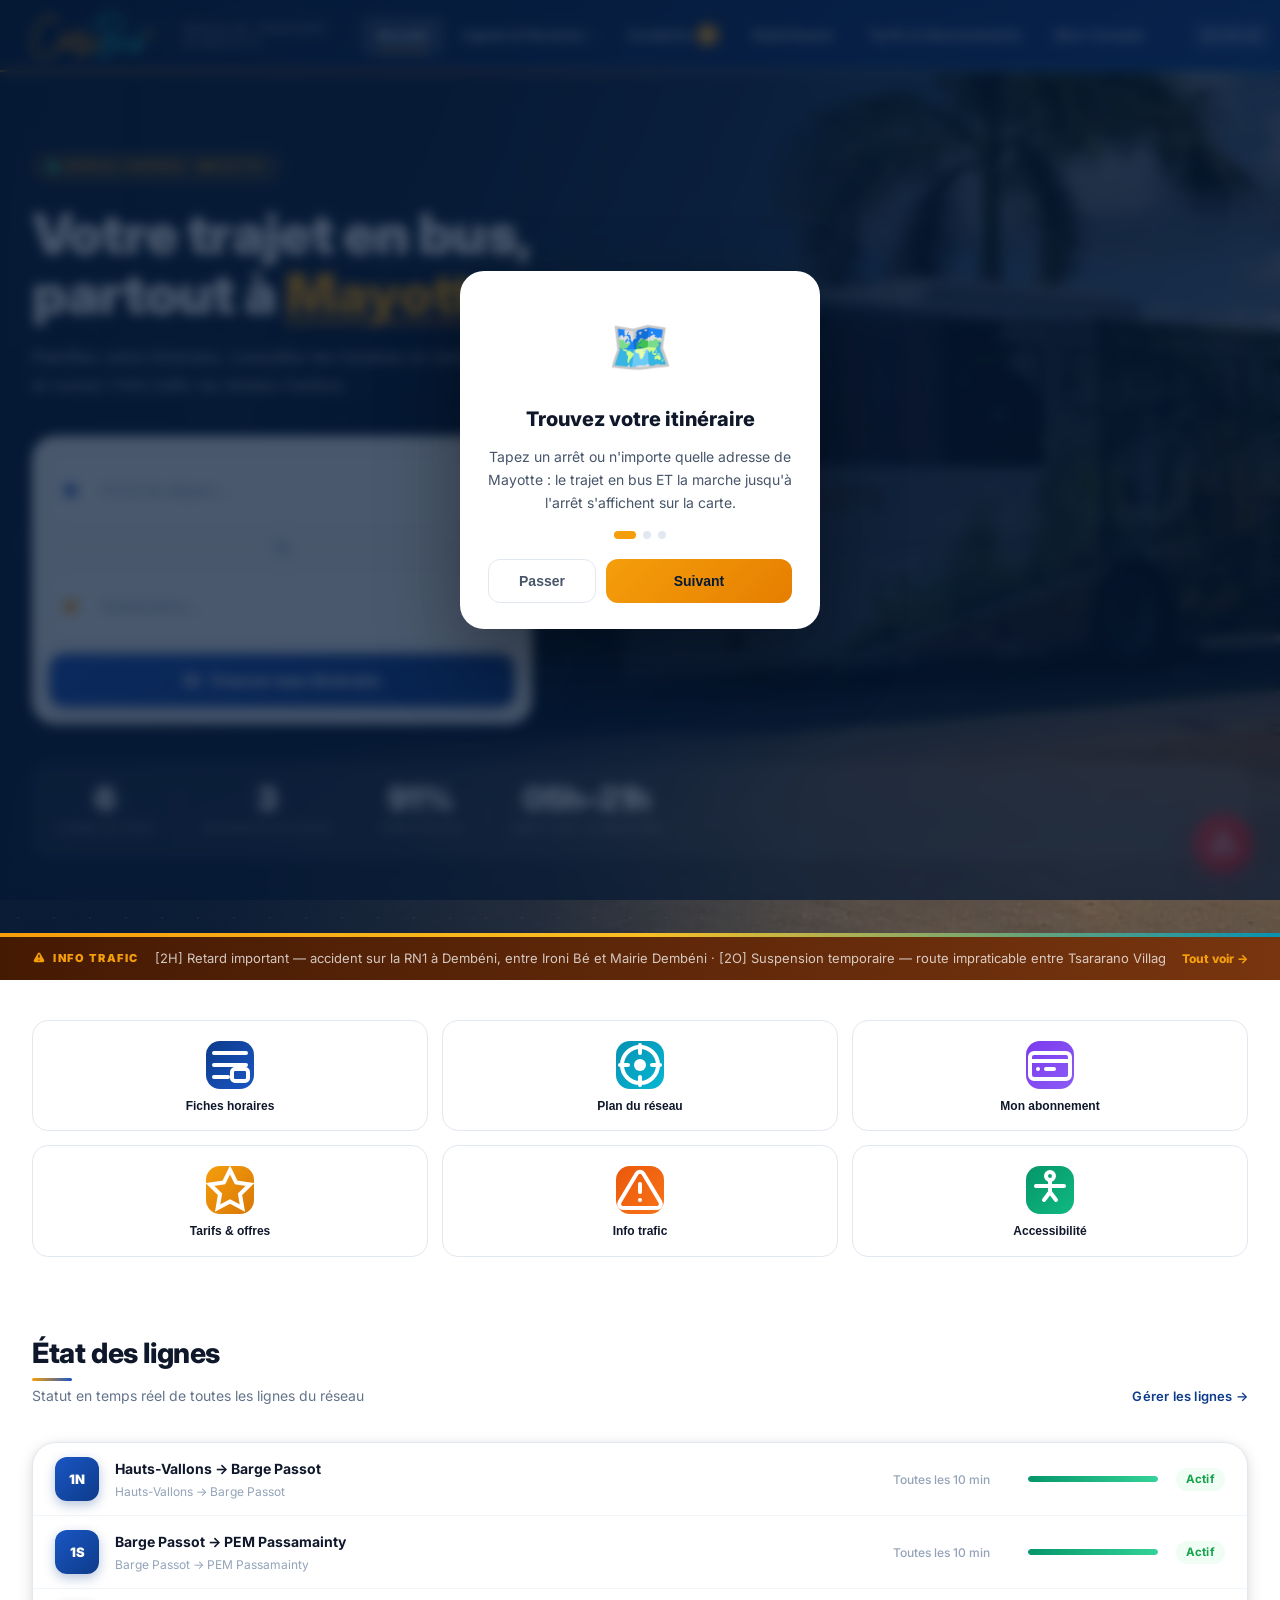
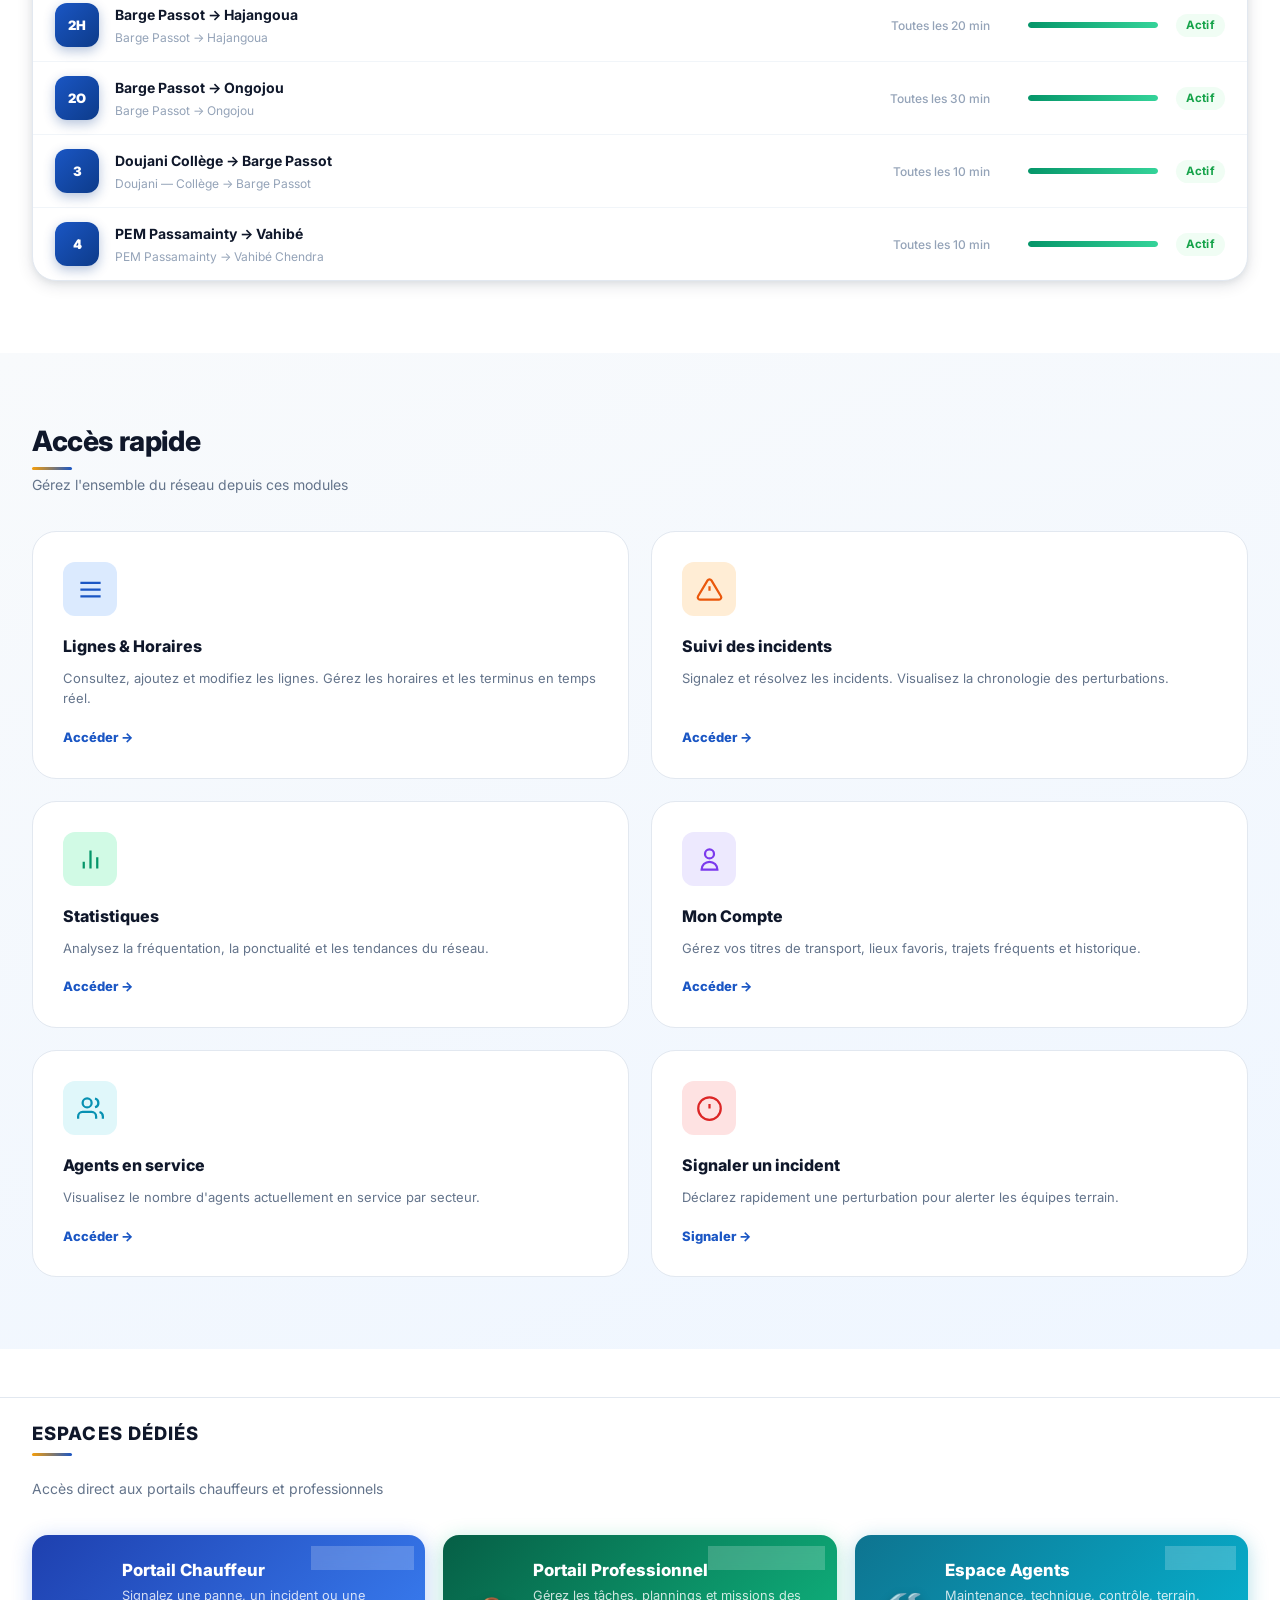
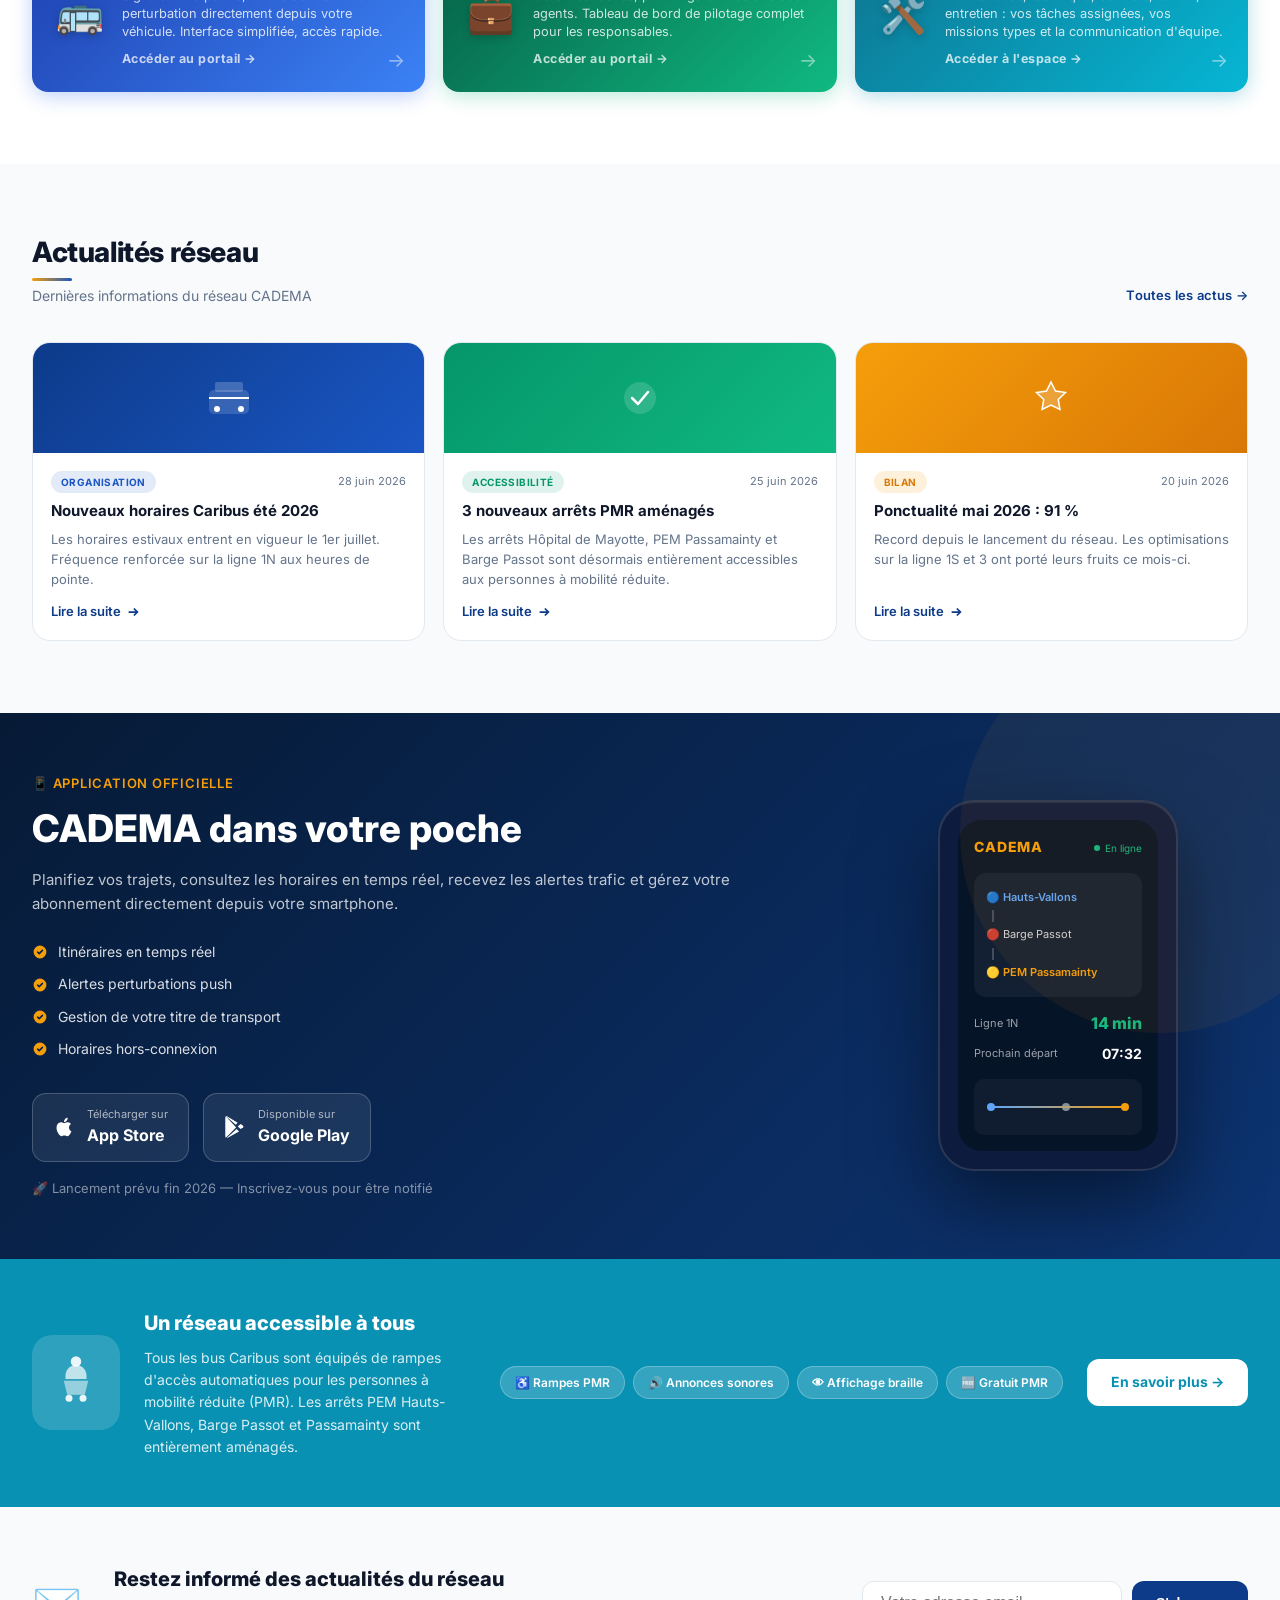
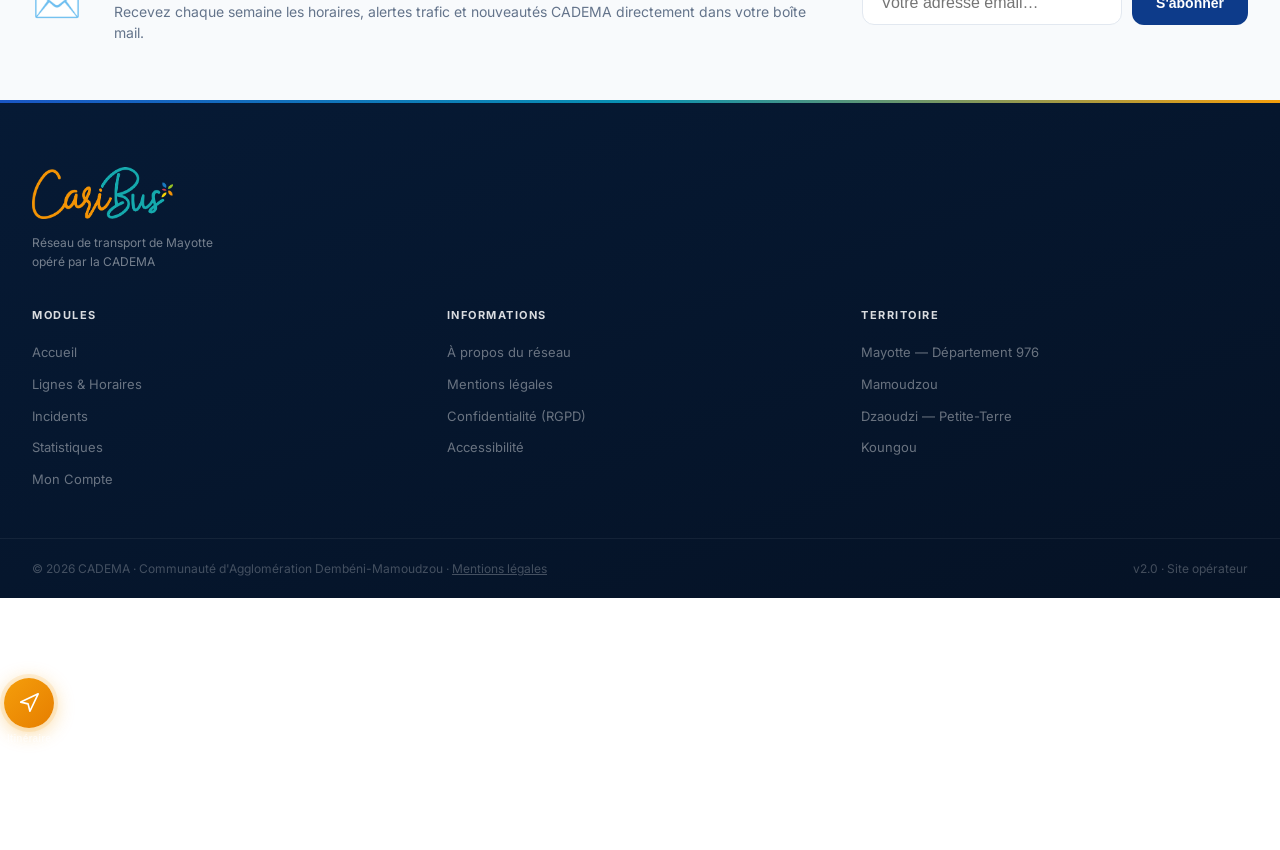
<file: index.html>
<!DOCTYPE html>
<html lang="fr" data-theme="light">
<head>
  <meta charset="UTF-8">
  <meta name="viewport" content="width=device-width, initial-scale=1.0, viewport-fit=cover">
  <title>CADEMA — Réseau de Transport de Mayotte</title>
  <meta name="description" content="CADEMA : itinéraires, horaires, tarifs et info trafic du réseau de bus Caribus à Mayotte. Planifiez votre trajet en temps réel.">
  <meta name="theme-color" content="#061a35">
  <link rel="manifest" href="manifest.json">
  <link rel="icon" type="image/png" href="icon-192.png">
  <link rel="apple-touch-icon" href="icon-192.png">
  <meta name="apple-mobile-web-app-capable" content="yes">
  <meta name="apple-mobile-web-app-status-bar-style" content="black-translucent">
  <!-- Open Graph -->
  <meta property="og:type" content="website">
  <meta property="og:title" content="CADEMA — Réseau de Transport de Mayotte">
  <meta property="og:description" content="Itinéraires, horaires, tarifs et info trafic du réseau Caribus à Mayotte.">
  <meta property="og:image" content="navette-cadema.jpg">
  <meta property="og:image:alt" content="Bus du réseau Caribus à Mayotte">
  <meta property="og:locale" content="fr_FR">
  <meta name="twitter:card" content="summary_large_image">
  <link rel="preconnect" href="https://fonts.googleapis.com">
  <link rel="preconnect" href="https://fonts.gstatic.com" crossorigin>
  <link href="https://fonts.googleapis.com/css2?family=Inter:wght@400;500;600;700;800;900&display=swap" rel="stylesheet">
  <!-- Leaflet héberge en local (fini la dependance unpkg + les soucis SRI/CSP/cache) -->
  <link rel="stylesheet" href="leaflet.css"/>
  <link rel="stylesheet" href="cadema.css">
  <link rel="stylesheet" href="portails.css">
  <script src="leaflet.js"></script>
  <script type="application/ld+json">
  {
    "@context": "https://schema.org",
    "@type": "GovernmentService",
    "name": "CADEMA — Réseau de transport Caribus",
    "serviceType": "Transport public par autobus",
    "areaServed": { "@type": "AdministrativeArea", "name": "Mayotte (976)" },
    "provider": {
      "@type": "GovernmentOrganization",
      "name": "CADEMA — Communauté d'Agglomération Dembéni-Mamoudzou"
    },
    "availableChannel": {
      "@type": "ServiceChannel",
      "serviceUrl": "https://earnest-cranachan-23a5b9.netlify.app/"
    }
  }
  </script>
</head>
<body>

<!-- Formulaire statique pour la détection Netlify Forms (newsletter) -->
<form name="newsletter" netlify netlify-honeypot="bot-field" hidden>
  <input name="bot-field"><input name="email">
</form>

<!-- ── HEADER ── -->
<header class="header" id="main-header">
  <div class="header-inner">
    <a href="#" class="logo" onclick="showSection('home')" aria-label="CARIBUS — Accueil">
      <img src="logo-caribus.png" alt="CARIBUS" class="logo-img" width="122" height="45">
      <span class="logo-sub">Réseau de transport<br>de Mayotte</span>
    </a>

    <nav class="main-nav" id="main-nav">
      <a class="nav-link active" href="#" onclick="showSection('home',this)">Accueil</a>
      <div class="nav-dropdown">
        <a class="nav-link" href="#" onclick="showSection('lignes',this)">Lignes & Horaires <span class="caret">▾</span></a>
        <div class="dropdown-menu">
          <a onclick="showSection('lignes')">📋 Toutes les lignes</a>
          <a onclick="showSection('plan')">🗺️ Plan du réseau</a>
          <a onclick="showSection('lignes')">🕐 Horaires détaillés</a>
          <a onclick="openModal('add-line-modal')">➕ Ajouter une ligne</a>
        </div>
      </div>
      <a class="nav-link" href="#" onclick="showSection('incidents',this)">
        Incidents <span class="nav-badge" id="nav-inc-count">3</span>
      </a>
      <a class="nav-link" href="#" onclick="showSection('stats',this)">Statistiques</a>
      <a class="nav-link" href="#" onclick="showSection('tarifs',this)">Tarifs & Abonnements</a>
      <a class="nav-link" href="#" onclick="showSection('compte',this)">Mon Compte</a>
    </nav>

    <div class="header-actions">
      <span class="live-clock" id="live-clock">--:--:--</span>
      <button class="dark-toggle" onclick="toggleDark()" title="Mode sombre" id="dark-btn" aria-label="Basculer le mode sombre">🌙</button>
      <div class="agent-chip" onclick="showSection('compte')">
        <div class="agent-avatar-sm" id="header-avatar">AG</div>
        <span id="header-name">Agent Réseau</span>
      </div>
      <button class="burger" id="burger-btn" onclick="openDrawer()" aria-label="Menu">
        <span></span><span></span><span></span>
      </button>
    </div>
  </div>
</header>

<!-- ── DRAWER OVERLAY ── -->
<div class="drawer-overlay" id="drawer-overlay" onclick="closeDrawer()"></div>

<!-- ── SIDE DRAWER ── -->
<aside class="side-drawer" id="side-drawer" aria-hidden="true">

  <!-- En-tête drawer -->
  <div class="drawer-header">
    <div class="drawer-logo">
      <svg width="32" height="32" viewBox="0 0 44 44" fill="none">
        <rect width="44" height="44" rx="10" fill="rgba(255,255,255,0.15)"/>
        <rect x="10" y="22" width="6" height="10" rx="1.5" fill="#fff"/>
        <rect x="19" y="18" width="6" height="14" rx="1.5" fill="#fff"/>
        <rect x="28" y="25" width="6" height="7" rx="1.5" fill="#fff"/>
        <circle cx="22" cy="9" r="4" fill="#f59e0b"/>
      </svg>
      <div>
        <div class="drawer-logo-name">CADEMA</div>
        <div class="drawer-logo-sub">Réseau Transport Mayotte</div>
      </div>
    </div>
    <button class="drawer-close" onclick="closeDrawer()" aria-label="Fermer">✕</button>
  </div>

  <!-- Statut réseau live -->
  <div class="drawer-status-bar">
    <span class="drawer-status-dot"></span>
    <span id="drawer-status-text">Réseau opérationnel</span>
    <span class="drawer-status-badge" id="drawer-inc-badge">3 incidents</span>
  </div>

  <!-- Navigation principale -->
  <nav class="drawer-nav">
    <div class="drawer-section-label">Navigation</div>

    <a class="drawer-item active" id="ditem-home" onclick="showSection('home');closeDrawer()">
      <span class="drawer-item-icon">🏠</span>
      <span class="drawer-item-label">Accueil</span>
    </a>

    <a class="drawer-item" id="ditem-lignes" onclick="showSection('lignes');closeDrawer()">
      <span class="drawer-item-icon">🚌</span>
      <span class="drawer-item-label">Lignes &amp; Horaires</span>
      <span class="drawer-item-sub">6 lignes actives</span>
    </a>

    <a class="drawer-item" id="ditem-incidents" onclick="showSection('incidents');closeDrawer()">
      <span class="drawer-item-icon">⚠️</span>
      <span class="drawer-item-label">Incidents &amp; Alertes</span>
      <span class="drawer-item-badge" id="drawer-inc-count">3</span>
    </a>

    <a class="drawer-item" id="ditem-stats" onclick="showSection('stats');closeDrawer()">
      <span class="drawer-item-icon">📊</span>
      <span class="drawer-item-label">Statistiques</span>
    </a>

    <a class="drawer-item" id="ditem-tarifs" onclick="showSection('tarifs');closeDrawer()">
      <span class="drawer-item-icon">🎫</span>
      <span class="drawer-item-label">Tarifs &amp; Abonnements</span>
    </a>

    <a class="drawer-item" id="ditem-compte" onclick="showSection('compte');closeDrawer()">
      <span class="drawer-item-icon">👤</span>
      <span class="drawer-item-label">Mon Compte</span>
      <span class="drawer-item-sub" id="drawer-user-name">Agent Réseau</span>
    </a>
  </nav>

  <!-- Actions rapides -->
  <div class="drawer-divider"></div>
  <div class="drawer-nav">
    <div class="drawer-section-label">Actions rapides</div>

    <a class="drawer-item drawer-item-action" onclick="closeDrawer();document.getElementById('itin-from').focus()">
      <span class="drawer-item-icon">🗺️</span>
      <span class="drawer-item-label">Planifier un itinéraire</span>
    </a>

    <a class="drawer-item drawer-item-action" onclick="closeDrawer();showSection('incidents');openIncidentReport()">
      <span class="drawer-item-icon">🚨</span>
      <span class="drawer-item-label">Signaler un incident</span>
    </a>

    <a class="drawer-item drawer-item-action" onclick="closeDrawer();showSection('lignes');openModal('add-line-modal')">
      <span class="drawer-item-icon">➕</span>
      <span class="drawer-item-label">Ajouter une ligne</span>
    </a>
  </div>

  <!-- Spacer -->
  <div style="flex:1"></div>

  <!-- Pied du drawer -->
  <div class="drawer-footer">
    <div class="drawer-footer-row">
      <span class="drawer-footer-clock" id="drawer-clock">--:--:--</span>
      <button class="drawer-dark-btn" onclick="toggleDark()" id="drawer-dark-btn" title="Mode sombre/clair">
        🌙 Mode sombre
      </button>
    </div>
    <div class="drawer-user-card" onclick="showSection('compte');closeDrawer()">
      <div class="drawer-user-avatar" id="drawer-avatar">AG</div>
      <div>
        <div class="drawer-user-name" id="drawer-full-name">Agent Réseau</div>
        <div class="drawer-user-role" id="drawer-role">Opérateur CADEMA</div>
      </div>
      <span class="drawer-user-arrow">›</span>
    </div>
    <div class="drawer-version">CADEMA v2.0 · Mayotte 2026</div>
  </div>

</aside>

<div class="page-wrapper">

<!-- ══════════════════════════════════════
     HOME
══════════════════════════════════════ -->
<div id="section-home" class="page active">

  <!-- Hero -->
  <section class="hero">
    <div class="hero-gradient"></div>
    <div class="hero-dots"></div>
    <div class="hero-content">
      <div class="hero-left">
        <div class="hero-eyebrow">
          <span class="status-live-dot"></span>
          Réseau Caribus · Mayotte
        </div>
        <h1 class="hero-title">Votre trajet en bus,<br>partout à <span>Mayotte</span></h1>
        <p class="hero-sub">Planifiez votre itinéraire, consultez les horaires en temps réel et suivez l'info trafic du réseau Caribus.</p>

        <!-- Planificateur d'itinéraire -->
        <div class="itinerary-box">
          <div class="itin-field-wrap">
            <div class="itin-field">
              <span class="itin-dot itin-dot-from"></span>
              <input type="text" id="itin-from" placeholder="Point de départ…" autocomplete="off"
                oninput="itinAutocomplete('from',this.value)"
                onfocus="itinAutocomplete('from',this.value)"
                onkeydown="itinKey(event,'from')">
              <button class="itin-clear" id="clear-from" onclick="clearItin('from')" tabindex="-1">✕</button>
            </div>
            <div class="itin-suggestions" id="suggestions-from"></div>
          </div>

          <div class="itin-swap-row">
            <div class="itin-connector-line"></div>
            <button class="itin-swap" onclick="swapItinerary()" title="Inverser départ / arrivée" aria-label="Inverser le départ et la destination">
              <svg viewBox="0 0 24 24" fill="none" stroke="currentColor" stroke-width="2.5" width="16" height="16"><path d="M7 16V4m0 0L3 8m4-4l4 4M17 8v12m0 0l4-4m-4 4l-4-4"/></svg>
            </button>
            <div class="itin-connector-line"></div>
          </div>

          <div class="itin-field-wrap">
            <div class="itin-field">
              <span class="itin-dot itin-dot-to"></span>
              <input type="text" id="itin-to" placeholder="Destination…" autocomplete="off"
                oninput="itinAutocomplete('to',this.value)"
                onfocus="itinAutocomplete('to',this.value)"
                onkeydown="itinKey(event,'to')">
              <button class="itin-clear" id="clear-to" onclick="clearItin('to')" tabindex="-1">✕</button>
            </div>
            <div class="itin-suggestions" id="suggestions-to"></div>
          </div>

          <button class="itin-btn" onclick="searchItinerary()">
            <svg viewBox="0 0 24 24" fill="none" stroke="currentColor" stroke-width="2.5" width="18" height="18"><path d="M9 20l-5.447-2.724A1 1 0 013 16.382V5.618a1 1 0 011.447-.894L9 7m0 13l6-3m-6 3V7m6 10l4.553 2.276A1 1 0 0021 18.382V7.618a1 1 0 00-1.447-.894L15 9m0 8V9m0 0L9 7"/></svg>
            Trouver mon itinéraire
          </button>

          <!-- Itinéraires favoris (localStorage) -->
          <div class="itin-favs" id="itin-favs"></div>
        </div>

        <div class="hero-kpis">
          <div class="hero-kpi"><strong id="hkpi-lines" data-target="6">0</strong><span>Lignes actives</span></div>
          <div class="hero-kpi-sep"></div>
          <div class="hero-kpi"><strong id="hkpi-incidents" data-target="3">0</strong><span>Incidents en cours</span></div>
          <div class="hero-kpi-sep"></div>
          <div class="hero-kpi"><strong>91%</strong><span>Ponctualité</span></div>
          <div class="hero-kpi-sep"></div>
          <div class="hero-kpi"><strong>05h–21h</strong><span>Amplitude journalière</span></div>
        </div>
      </div>

    </div>
  </section>

  <!-- ══ RÉSULTATS ITINÉRAIRE ══ -->
  <section class="itin-result-section" id="itin-result-section">
    <div class="itin-result-inner">

      <!-- Panneau gauche -->
      <div class="itin-result-left">
        <div class="itin-result-header">
          <button class="itin-back-btn" onclick="closeItinResult()">
            <svg viewBox="0 0 24 24" fill="none" stroke="currentColor" stroke-width="2.5" width="16" height="16"><path d="M19 12H5M12 5l-7 7 7 7"/></svg>
            Retour
          </button>
          <div class="itin-route-title">
            <span class="itin-route-from" id="res-from">—</span>
            <svg viewBox="0 0 24 24" fill="none" stroke="currentColor" stroke-width="2" width="18" height="18"><path d="M5 12h14M12 5l7 7-7 7"/></svg>
            <span class="itin-route-to" id="res-to">—</span>
          </div>
          <div class="itin-header-actions">
            <button class="itin-icon-btn" id="fav-route-btn" onclick="toggleFavRoute()" title="Ajouter aux favoris" aria-label="Ajouter cet itinéraire aux favoris">☆</button>
            <button class="itin-icon-btn" onclick="shareItinerary()" title="Partager cet itinéraire" aria-label="Partager cet itinéraire">
              <svg viewBox="0 0 24 24" fill="none" stroke="currentColor" stroke-width="2" width="16" height="16" stroke-linecap="round" stroke-linejoin="round"><circle cx="18" cy="5" r="3"/><circle cx="6" cy="12" r="3"/><circle cx="18" cy="19" r="3"/><path d="M8.6 13.5l6.8 4M15.4 6.5l-6.8 4"/></svg>
            </button>
          </div>
        </div>

        <!-- Alerte de descente -->
        <button class="stop-alert-btn" id="stop-alert-btn" onclick="toggleStopAlert()">
          <svg viewBox="0 0 24 24" fill="none" stroke="currentColor" stroke-width="2" stroke-linecap="round" stroke-linejoin="round" width="18" height="18"><path d="M18 8a6 6 0 10-12 0c0 7-3 9-3 9h18s-3-2-3-9"/><path d="M13.73 21a2 2 0 01-3.46 0"/></svg>
          <span id="stop-alert-label">Activer l'alerte de descente</span>
        </button>
        <p class="stop-alert-hint" id="stop-alert-hint">Le téléphone vibrera à l'approche de votre arrêt pour ne pas le manquer.</p>

        <!-- Modes de transport -->
        <div class="itin-modes">
          <div class="mode-card mode-bus" id="mode-bus" onclick="selectMode('bus')">
            <div class="mode-icon">🚌</div>
            <div class="mode-time" id="time-bus">—</div>
            <div class="mode-label">Bus</div>
          </div>
          <div class="mode-card mode-bike" id="mode-bike" onclick="selectMode('bike')">
            <div class="mode-icon">🚲</div>
            <div class="mode-time" id="time-bike">—</div>
            <div class="mode-label">Vélo</div>
          </div>
          <div class="mode-card mode-walk" id="mode-walk" onclick="selectMode('walk')">
            <div class="mode-icon">🚶</div>
            <div class="mode-time" id="time-walk">—</div>
            <div class="mode-label">À pied</div>
          </div>
        </div>

        <!-- Détail du trajet -->
        <div class="itin-trip-detail" id="itin-trip-detail"></div>
      </div>

      <!-- Carte Leaflet -->
      <div class="itin-map-panel">
        <div id="itin-map"></div>
      </div>

    </div>
  </section>

  <!-- Info trafic -->
  <section class="trafic-band">
    <div class="trafic-inner">
      <span class="trafic-label">
        <svg viewBox="0 0 20 20" fill="currentColor" width="14"><path fill-rule="evenodd" d="M8.257 3.099c.765-1.36 2.722-1.36 3.486 0l5.58 9.92c.75 1.334-.213 2.98-1.742 2.98H4.42c-1.53 0-2.493-1.646-1.743-2.98l5.58-9.92zM11 13a1 1 0 11-2 0 1 1 0 012 0zm-1-8a1 1 0 00-1 1v3a1 1 0 002 0V6a1 1 0 00-1-1z" clip-rule="evenodd"/></svg>
        Info trafic
      </span>
      <div class="trafic-scroll" id="trafic-ticker">Chargement…</div>
      <a class="trafic-more" href="#" onclick="showSection('incidents')">Tout voir →</a>
    </div>
  </section>

  <!-- ══ ACCÈS RAPIDE (style Ametis) ══ -->
  <section class="quick-access-section">
    <div class="section-wrap">
      <div class="qa-grid">
        <button class="qa-tile" onclick="showSection('lignes')">
          <div class="qa-icon" style="background:linear-gradient(135deg,#0d3b8a,#1a56c4)">
            <svg viewBox="0 0 24 24" fill="none" stroke="#fff" stroke-width="2" stroke-linecap="round"><path d="M4 6h16M4 12h16M4 18h7"/><rect x="13" y="14" width="8" height="6" rx="1.5" stroke="#fff" fill="none"/></svg>
          </div>
          <span>Fiches horaires</span>
        </button>
        <button class="qa-tile" onclick="showSection('plan')">
          <div class="qa-icon" style="background:linear-gradient(135deg,#0891b2,#06b6d4)">
            <svg viewBox="0 0 24 24" fill="none" stroke="#fff" stroke-width="2" stroke-linecap="round"><circle cx="12" cy="12" r="9"/><path d="M2 12h4M18 12h4M12 2v4M12 18v4"/><circle cx="12" cy="12" r="3" fill="#fff" stroke="none"/></svg>
          </div>
          <span>Plan du réseau</span>
        </button>
        <button class="qa-tile" onclick="showSection('tarifs');openModal('add-titre-modal')">
          <div class="qa-icon" style="background:linear-gradient(135deg,#7c3aed,#8b5cf6)">
            <svg viewBox="0 0 24 24" fill="none" stroke="#fff" stroke-width="2" stroke-linecap="round"><rect x="2" y="6" width="20" height="13" rx="2"/><path d="M2 10h20M6 14h.01M10 14h4"/></svg>
          </div>
          <span>Mon abonnement</span>
        </button>
        <button class="qa-tile" onclick="showSection('tarifs')">
          <div class="qa-icon" style="background:linear-gradient(135deg,#f59e0b,#d97706)">
            <svg viewBox="0 0 24 24" fill="none" stroke="#fff" stroke-width="2" stroke-linecap="round"><path d="M12 2l3.09 6.26L22 9.27l-5 4.87 1.18 6.88L12 17.77l-6.18 3.25L7 14.14 2 9.27l6.91-1.01L12 2z"/></svg>
          </div>
          <span>Tarifs &amp; offres</span>
        </button>
        <button class="qa-tile" onclick="showSection('incidents')">
          <div class="qa-icon" style="background:linear-gradient(135deg,#ea580c,#f97316)">
            <svg viewBox="0 0 24 24" fill="none" stroke="#fff" stroke-width="2" stroke-linecap="round"><path d="M10.29 3.86L1.82 18a2 2 0 001.71 3h16.94a2 2 0 001.71-3L13.71 3.86a2 2 0 00-3.42 0z"/><line x1="12" y1="9" x2="12" y2="13"/><line x1="12" y1="17" x2="12.01" y2="17"/></svg>
          </div>
          <span>Info trafic</span>
        </button>
        <button class="qa-tile" onclick="document.getElementById('accessibility-section').scrollIntoView({behavior:'smooth'})">
          <div class="qa-icon" style="background:linear-gradient(135deg,#059669,#10b981)">
            <svg viewBox="0 0 24 24" fill="none" stroke="#fff" stroke-width="2" stroke-linecap="round"><circle cx="12" cy="5" r="2"/><path d="M12 7v6l-3 4M12 13l3 4"/><path d="M5 10h14"/></svg>
          </div>
          <span>Accessibilité</span>
        </button>
      </div>
    </div>
  </section>

  <!-- TFL-style status board -->
  <section class="status-board-section">
    <div class="section-wrap">
      <div class="section-head">
        <div class="section-head-row">
          <div>
            <h2 class="section-title">État des lignes</h2>
            <p class="section-sub">Statut en temps réel de toutes les lignes du réseau</p>
          </div>
          <a class="see-all" href="#" onclick="showSection('lignes')">Gérer les lignes →</a>
        </div>
      </div>
      <div class="status-board" id="status-board"></div>
    </div>
  </section>

  <!-- Services -->
  <section class="services-section">
    <div class="section-wrap">
      <div class="section-head">
        <h2 class="section-title">Accès rapide</h2>
        <p class="section-sub">Gérez l'ensemble du réseau depuis ces modules</p>
      </div>
      <div class="services-grid">
        <div class="service-card" onclick="showSection('lignes')">
          <div class="service-icon sicon-blue"><svg viewBox="0 0 24 24" fill="none" stroke="currentColor" stroke-width="2"><path d="M3 12h18M3 6h18M3 18h18"/></svg></div>
          <div class="service-body"><h3>Lignes & Horaires</h3><p>Consultez, ajoutez et modifiez les lignes. Gérez les horaires et les terminus en temps réel.</p></div>
          <span class="service-link">Accéder →</span>
        </div>
        <div class="service-card" onclick="showSection('incidents')">
          <div class="service-icon sicon-orange"><svg viewBox="0 0 24 24" fill="none" stroke="currentColor" stroke-width="2"><path d="M12 9v4m0 4h.01M10.29 3.86L1.82 18a2 2 0 001.71 3h16.94a2 2 0 001.71-3L13.71 3.86a2 2 0 00-3.42 0z"/></svg></div>
          <div class="service-body"><h3>Suivi des incidents</h3><p>Signalez et résolvez les incidents. Visualisez la chronologie des perturbations.</p></div>
          <span class="service-link">Accéder →</span>
        </div>
        <div class="service-card" onclick="showSection('stats')">
          <div class="service-icon sicon-green"><svg viewBox="0 0 24 24" fill="none" stroke="currentColor" stroke-width="2"><path d="M18 20V10M12 20V4M6 20v-6"/></svg></div>
          <div class="service-body"><h3>Statistiques</h3><p>Analysez la fréquentation, la ponctualité et les tendances du réseau.</p></div>
          <span class="service-link">Accéder →</span>
        </div>
        <div class="service-card" onclick="showSection('compte')">
          <div class="service-icon sicon-purple"><svg viewBox="0 0 24 24" fill="none" stroke="currentColor" stroke-width="2"><path d="M16 7a4 4 0 11-8 0 4 4 0 018 0zM12 14a7 7 0 00-7 7h14a7 7 0 00-7-7z"/></svg></div>
          <div class="service-body"><h3>Mon Compte</h3><p>Gérez vos titres de transport, lieux favoris, trajets fréquents et historique.</p></div>
          <span class="service-link">Accéder →</span>
        </div>
        <div class="service-card" onclick="showSection('stats')">
          <div class="service-icon sicon-teal"><svg viewBox="0 0 24 24" fill="none" stroke="currentColor" stroke-width="2"><path d="M17 21v-2a4 4 0 00-4-4H5a4 4 0 00-4 4v2"/><circle cx="9" cy="7" r="4"/><path d="M23 21v-2a4 4 0 00-3-3.87M16 3.13a4 4 0 010 7.75"/></svg></div>
          <div class="service-body"><h3>Agents en service</h3><p>Visualisez le nombre d'agents actuellement en service par secteur.</p></div>
          <span class="service-link">Accéder →</span>
        </div>
        <div class="service-card" onclick="showSection('incidents');openIncidentReport()">
          <div class="service-icon sicon-red"><svg viewBox="0 0 24 24" fill="none" stroke="currentColor" stroke-width="2"><circle cx="12" cy="12" r="10"/><path d="M12 8v4m0 4h.01"/></svg></div>
          <div class="service-body"><h3>Signaler un incident</h3><p>Déclarez rapidement une perturbation pour alerter les équipes terrain.</p></div>
          <span class="service-link">Signaler →</span>
        </div>
      </div>
    </div>
  </section>

  <!-- Portails Admin -->
  <section class="admin-portals-section">
    <div class="section-wrap">
      <div class="section-head">
        <div class="section-head-row">
          <div>
            <h2 class="section-title">Espaces dédiés</h2>
            <p class="section-sub">Accès direct aux portails chauffeurs et professionnels</p>
          </div>
        </div>
      </div>
      <div class="portals-grid">
        <a class="portal-card portal-driver" href="chauffeur.html" target="_blank">
          <div class="portal-icon">🚌</div>
          <div class="portal-body">
            <h3>Portail Chauffeur</h3>
            <p>Signalez une panne, un incident ou une perturbation directement depuis votre véhicule. Interface simplifiée, accès rapide.</p>
            <span class="portal-link">Accéder au portail →</span>
          </div>
          <div class="portal-badge">Chauffeurs</div>
        </a>
        <a class="portal-card portal-pro" href="pro.html" target="_blank">
          <div class="portal-icon">💼</div>
          <div class="portal-body">
            <h3>Portail Professionnel</h3>
            <p>Gérez les tâches, plannings et missions des agents. Tableau de bord de pilotage complet pour les responsables.</p>
            <span class="portal-link">Accéder au portail →</span>
          </div>
          <div class="portal-badge portal-badge-pro">Responsables</div>
        </a>
        <a class="portal-card portal-agent" href="agent.html" target="_blank">
          <div class="portal-icon">🛠️</div>
          <div class="portal-body">
            <h3>Espace Agents</h3>
            <p>Maintenance, technique, contrôle, terrain, entretien : vos tâches assignées, vos missions types et la communication d'équipe.</p>
            <span class="portal-link">Accéder à l'espace →</span>
          </div>
          <div class="portal-badge portal-badge-agent">Agents</div>
        </a>
      </div>
    </div>
  </section>

  <!-- ══ ACTUALITÉS RÉSEAU ══ -->
  <section class="news-section">
    <div class="section-wrap">
      <div class="section-head">
        <div class="section-head-row">
          <div>
            <h2 class="section-title">Actualités réseau</h2>
            <p class="section-sub">Dernières informations du réseau CADEMA</p>
          </div>
          <a class="see-all" href="#" onclick="showSection('incidents')">Toutes les actus →</a>
        </div>
      </div>
      <div class="news-grid">
        <article class="news-card2">
          <div class="news-card2-img" style="background:linear-gradient(135deg,#0d3b8a 0%,#1a56c4 100%)">
            <svg viewBox="0 0 48 48" fill="none" width="48" height="48"><rect x="4" y="16" width="40" height="24" rx="5" fill="rgba(255,255,255,.15)"/><path d="M4 24h40" stroke="#fff" stroke-width="2"/><circle cx="12" cy="35" r="3" fill="#fff"/><circle cx="36" cy="35" r="3" fill="#fff"/><rect x="10" y="8" width="28" height="10" rx="2" fill="rgba(255,255,255,.2)"/></svg>
          </div>
          <div class="news-card2-body">
            <div class="news-card2-meta"><span class="nc2-tag nc2-blue">Organisation</span><span class="nc2-date">28 juin 2026</span></div>
            <h3>Nouveaux horaires Caribus été 2026</h3>
            <p>Les horaires estivaux entrent en vigueur le 1er juillet. Fréquence renforcée sur la ligne 1N aux heures de pointe.</p>
            <a class="nc2-link" href="#">Lire la suite <svg viewBox="0 0 16 16" fill="none" stroke="currentColor" stroke-width="2" width="14" height="14"><path d="M3 8h10M9 4l4 4-4 4"/></svg></a>
          </div>
        </article>

        <article class="news-card2">
          <div class="news-card2-img" style="background:linear-gradient(135deg,#059669 0%,#10b981 100%)">
            <svg viewBox="0 0 48 48" fill="none" width="48" height="48"><circle cx="24" cy="24" r="16" fill="rgba(255,255,255,.15)"/><path d="M16 24l6 6 10-12" stroke="#fff" stroke-width="2.5" stroke-linecap="round" stroke-linejoin="round"/></svg>
          </div>
          <div class="news-card2-body">
            <div class="news-card2-meta"><span class="nc2-tag nc2-green">Accessibilité</span><span class="nc2-date">25 juin 2026</span></div>
            <h3>3 nouveaux arrêts PMR aménagés</h3>
            <p>Les arrêts Hôpital de Mayotte, PEM Passamainty et Barge Passot sont désormais entièrement accessibles aux personnes à mobilité réduite.</p>
            <a class="nc2-link" href="#">Lire la suite <svg viewBox="0 0 16 16" fill="none" stroke="currentColor" stroke-width="2" width="14" height="14"><path d="M3 8h10M9 4l4 4-4 4"/></svg></a>
          </div>
        </article>

        <article class="news-card2">
          <div class="news-card2-img" style="background:linear-gradient(135deg,#f59e0b 0%,#d97706 100%)">
            <svg viewBox="0 0 48 48" fill="none" width="48" height="48"><path d="M24 8l4.5 9 10 1.5-7.25 7 1.7 10L24 31l-8.95 4.5 1.7-10L9.5 18.5l10-1.5L24 8z" fill="rgba(255,255,255,.2)" stroke="#fff" stroke-width="1.5"/></svg>
          </div>
          <div class="news-card2-body">
            <div class="news-card2-meta"><span class="nc2-tag nc2-gold">Bilan</span><span class="nc2-date">20 juin 2026</span></div>
            <h3>Ponctualité mai 2026 : 91 %</h3>
            <p>Record depuis le lancement du réseau. Les optimisations sur la ligne 1S et 3 ont porté leurs fruits ce mois-ci.</p>
            <a class="nc2-link" href="#">Lire la suite <svg viewBox="0 0 16 16" fill="none" stroke="currentColor" stroke-width="2" width="14" height="14"><path d="M3 8h10M9 4l4 4-4 4"/></svg></a>
          </div>
        </article>
      </div>
    </div>
  </section>

  <!-- ══ APPLICATION MOBILE ══ -->
  <section class="app-section">
    <div class="section-wrap">
      <div class="app-inner">
        <div class="app-text">
          <div class="app-eyebrow">📱 Application officielle</div>
          <h2 class="app-title">CADEMA dans votre poche</h2>
          <p class="app-desc">Planifiez vos trajets, consultez les horaires en temps réel, recevez les alertes trafic et gérez votre abonnement directement depuis votre smartphone.</p>
          <ul class="app-features">
            <li><svg viewBox="0 0 20 20" fill="currentColor" width="16"><path fill-rule="evenodd" d="M10 18a8 8 0 100-16 8 8 0 000 16zm3.707-9.293a1 1 0 00-1.414-1.414L9 10.586 7.707 9.293a1 1 0 00-1.414 1.414l2 2a1 1 0 001.414 0l4-4z"/></svg>Itinéraires en temps réel</li>
            <li><svg viewBox="0 0 20 20" fill="currentColor" width="16"><path fill-rule="evenodd" d="M10 18a8 8 0 100-16 8 8 0 000 16zm3.707-9.293a1 1 0 00-1.414-1.414L9 10.586 7.707 9.293a1 1 0 00-1.414 1.414l2 2a1 1 0 001.414 0l4-4z"/></svg>Alertes perturbations push</li>
            <li><svg viewBox="0 0 20 20" fill="currentColor" width="16"><path fill-rule="evenodd" d="M10 18a8 8 0 100-16 8 8 0 000 16zm3.707-9.293a1 1 0 00-1.414-1.414L9 10.586 7.707 9.293a1 1 0 00-1.414 1.414l2 2a1 1 0 001.414 0l4-4z"/></svg>Gestion de votre titre de transport</li>
            <li><svg viewBox="0 0 20 20" fill="currentColor" width="16"><path fill-rule="evenodd" d="M10 18a8 8 0 100-16 8 8 0 000 16zm3.707-9.293a1 1 0 00-1.414-1.414L9 10.586 7.707 9.293a1 1 0 00-1.414 1.414l2 2a1 1 0 001.414 0l4-4z"/></svg>Horaires hors-connexion</li>
          </ul>
          <div class="app-btns">
            <a class="app-store-btn" href="#" onclick="return false">
              <svg viewBox="0 0 24 24" fill="currentColor" width="22"><path d="M18.71 19.5c-.83 1.24-1.71 2.45-3.05 2.47-1.34.03-1.77-.79-3.29-.79-1.53 0-2 .77-3.27.82-1.31.05-2.3-1.32-3.14-2.53C4.25 17 2.94 12.45 4.7 9.39c.87-1.52 2.43-2.48 4.12-2.51 1.28-.02 2.5.87 3.29.87.78 0 2.26-1.07 3.8-.91.65.03 2.47.26 3.64 1.98-.09.06-2.17 1.28-2.15 3.81.03 3.02 2.65 4.03 2.68 4.04-.03.07-.42 1.44-1.38 2.83M13 3.5c.73-.83 1.94-1.46 2.94-1.5.13 1.17-.34 2.35-1.04 3.19-.69.85-1.83 1.51-2.95 1.42-.15-1.15.41-2.35 1.05-3.11z"/></svg>
              <div><span>Télécharger sur</span><strong>App Store</strong></div>
            </a>
            <a class="app-store-btn" href="#" onclick="return false">
              <svg viewBox="0 0 24 24" fill="currentColor" width="22"><path d="M3.18 23.76c.31.17.67.19 1.01.05l12.2-6.93-2.59-2.6-10.62 9.48zM20.6 10.27l-2.6-1.48-2.9 2.59 2.9 2.9 2.62-1.49c.75-.43.75-1.6-.02-2.52zM1.88.43C1.56.9 1.4 1.47 1.4 2.08v19.84c0 .61.16 1.18.48 1.65l.09.08 11.1-11.1v-.27L1.97.36l-.09.07zM14.91 7.32L3.18.22c-.34-.2-.7-.2-1.01-.05l10.62 9.49 2.12-2.34z"/></svg>
              <div><span>Disponible sur</span><strong>Google Play</strong></div>
            </a>
          </div>
          <p class="app-soon">🚀 Lancement prévu fin 2026 — Inscrivez-vous pour être notifié</p>
        </div>
        <div class="app-visual">
          <div class="app-phone-mockup">
            <div class="app-phone-screen">
              <div class="apm-header">
                <div class="apm-logo">CADEMA</div>
                <div class="apm-status">
                  <span class="apm-dot"></span>En ligne
                </div>
              </div>
              <div class="apm-route">
                <div class="apm-stop apm-from">🔵 Hauts-Vallons</div>
                <div class="apm-line-seg"></div>
                <div class="apm-stop">🔴 Barge Passot</div>
                <div class="apm-line-seg"></div>
                <div class="apm-stop apm-to">🟡 PEM Passamainty</div>
              </div>
              <div class="apm-times">
                <div class="apm-time-row"><span>Ligne 1N</span><span class="apm-mins">14 min</span></div>
                <div class="apm-time-row"><span>Prochain départ</span><span class="apm-next">07:32</span></div>
              </div>
              <div class="apm-map-preview">
                <div class="apm-map-dot apm-md1"></div>
                <div class="apm-map-dot apm-md2"></div>
                <div class="apm-map-dot apm-md3"></div>
                <div class="apm-map-line"></div>
              </div>
            </div>
          </div>
        </div>
      </div>
    </div>
  </section>

  <!-- ══ ACCESSIBILITÉ PMR ══ -->
  <section class="accessibility-section" id="accessibility-section">
    <div class="section-wrap">
      <div class="access-inner">
        <div class="access-icon-wrap">
          <svg viewBox="0 0 64 64" fill="none" width="56" height="56"><circle cx="32" cy="12" r="6" fill="#fff" opacity=".9"/><path d="M20 28c0-6.6 5.4-12 12-12s12 5.4 12 12v4H20v-4z" fill="#fff" opacity=".7"/><path d="M18 34h28l-4 16H22L18 34z" fill="#fff" opacity=".5"/><circle cx="24" cy="54" r="4" fill="#fff" opacity=".9"/><circle cx="40" cy="54" r="4" fill="#fff" opacity=".9"/></svg>
        </div>
        <div class="access-text">
          <h2>Un réseau accessible à tous</h2>
          <p>Tous les bus Caribus sont équipés de rampes d'accès automatiques pour les personnes à mobilité réduite (PMR). Les arrêts PEM Hauts-Vallons, Barge Passot et Passamainty sont entièrement aménagés.</p>
        </div>
        <div class="access-pills">
          <span class="access-pill">♿ Rampes PMR</span>
          <span class="access-pill">🔊 Annonces sonores</span>
          <span class="access-pill">👁 Affichage braille</span>
          <span class="access-pill">🆓 Gratuit PMR</span>
        </div>
        <a class="access-btn" onclick="showSection('tarifs')">En savoir plus →</a>
      </div>
    </div>
  </section>

  <!-- ══ NEWSLETTER ══ -->
  <section class="newsletter-section">
    <div class="section-wrap">
      <div class="nl-inner">
        <div class="nl-icon">✉️</div>
        <div class="nl-text">
          <h2>Restez informé des actualités du réseau</h2>
          <p>Recevez chaque semaine les horaires, alertes trafic et nouveautés CADEMA directement dans votre boîte mail.</p>
        </div>
        <form class="nl-form" onsubmit="subscribeNewsletter(event)">
          <input type="email" placeholder="Votre adresse email…" required aria-label="Email newsletter">
          <button type="submit">S'abonner</button>
        </form>
      </div>
    </div>
  </section>

</div><!-- /home -->

<!-- ══════════════════════════════════════
     LIGNES
══════════════════════════════════════ -->
<div id="section-lignes" class="page">
  <div class="inner-page">
    <div class="inner-page-header">
      <h2>Lignes &amp; Horaires</h2>
      <button class="btn btn-primary" onclick="openModal('add-line-modal')">+ Ajouter une ligne</button>
    </div>
    <div class="toolbar">
      <input class="search-input" type="text" id="lines-search" placeholder="Rechercher une ligne…" oninput="filterLines(this.value)">
      <select class="filter-select" onchange="filterLinesByStatus(this.value)">
        <option value="all">Tous les statuts</option>
        <option value="active">✅ Actif</option>
        <option value="delayed">⚠️ Retard</option>
        <option value="suspended">🚫 Suspendu</option>
      </select>
    </div>
    <div class="card">
      <table class="data-table">
        <thead>
          <tr><th>Numéro</th><th>Nom de la ligne</th><th>Départ</th><th>Arrivée</th><th>Fréquence</th><th>Statut</th><th>Actions</th></tr>
        </thead>
        <tbody id="lines-tbody"></tbody>
      </table>
    </div>
  </div>
</div>

<!-- ══════════════════════════════════════
     PLAN DU RÉSEAU INTERACTIF
══════════════════════════════════════ -->
<div id="section-plan" class="page">
  <div class="inner-page">
    <div class="inner-page-header">
      <h2>Plan du réseau</h2>
      <span class="plan-hint">Cochez les lignes à afficher · touchez un arrêt pour ses correspondances</span>
    </div>
    <div class="plan-filters" id="plan-filters"></div>
    <div class="plan-map-wrap">
      <div id="plan-map"></div>
    </div>
  </div>
</div>

<!-- ══════════════════════════════════════
     INCIDENTS
══════════════════════════════════════ -->
<div id="section-incidents" class="page">
  <div class="inner-page">
    <div class="inner-page-header">
      <div>
        <h2>Info trafic — Incidents & perturbations</h2>
        <p class="inner-page-sub">Retards, déviations et perturbations en cours sur le réseau Caribus. Informations vérifiées par nos équipes.</p>
      </div>
      <button class="btn btn-danger" onclick="openIncidentReport()">⚠ Signaler un incident</button>
    </div>

    <div class="inc-notice">
      🔒 Le signalement d'incident est réservé aux voyageurs disposant d'un compte. Chaque signalement est <strong>vérifié par un professionnel de la ligne concernée</strong> avant d'être publié ici.
    </div>

    <div class="toolbar">
      <select class="filter-select" id="inc-filter-select" onchange="filterIncidents(this.value)">
        <option value="all">Toutes les perturbations</option>
        <option value="open">● En cours</option>
        <option value="resolved">✓ Rétablies</option>
      </select>
    </div>
    <div class="card">
      <div class="incident-timeline" id="incident-timeline"></div>
    </div>

    <!-- Signalements de l'usager connecté -->
    <div class="my-inc-reports" id="my-inc-reports"></div>
  </div>
</div>

<!-- ══════════════════════════════════════
     STATISTIQUES
══════════════════════════════════════ -->
<div id="section-stats" class="page">
  <div class="inner-page">
    <div class="inner-page-header"><h2>Statistiques du réseau</h2></div>
    <div class="kpi-grid">
      <div class="kpi-card"><div class="kpi-icon kpi-blue"><svg viewBox="0 0 20 20" fill="currentColor"><path d="M13 6a3 3 0 11-6 0 3 3 0 016 0zM18 8a2 2 0 11-4 0 2 2 0 014 0zM14 15a4 4 0 00-8 0v3h8v-3zM6 8a2 2 0 11-4 0 2 2 0 014 0zM16 18v-3a5.972 5.972 0 00-.75-2.906A3.005 3.005 0 0119 15v3h-3zM4.75 12.094A5.973 5.973 0 004 15v3H1v-3a3 3 0 013.75-2.906z"/></svg></div><div><div class="kpi-value" data-target="8420" id="stat-voyageurs">0</div><div class="kpi-label">Voyageurs aujourd'hui</div></div></div>
      <div class="kpi-card"><div class="kpi-icon kpi-green"><svg viewBox="0 0 20 20" fill="currentColor"><path fill-rule="evenodd" d="M10 18a8 8 0 100-16 8 8 0 000 16zm1-12a1 1 0 10-2 0v4a1 1 0 00.293.707l2.828 2.829a1 1 0 101.415-1.415L11 9.586V6z" clip-rule="evenodd"/></svg></div><div><div class="kpi-value">91%</div><div class="kpi-label">Ponctualité (mois)</div></div></div>
      <div class="kpi-card"><div class="kpi-icon kpi-orange"><svg viewBox="0 0 20 20" fill="currentColor"><path fill-rule="evenodd" d="M8.257 3.099c.765-1.36 2.722-1.36 3.486 0l5.58 9.92c.75 1.334-.213 2.98-1.742 2.98H4.42c-1.53 0-2.493-1.646-1.743-2.98l5.58-9.92zM11 13a1 1 0 11-2 0 1 1 0 012 0zm-1-8a1 1 0 00-1 1v3a1 1 0 002 0V6a1 1 0 00-1-1z" clip-rule="evenodd"/></svg></div><div><div class="kpi-value">7</div><div class="kpi-label">Incidents ce mois</div></div></div>
      <div class="kpi-card"><div class="kpi-icon kpi-purple"><svg viewBox="0 0 20 20" fill="currentColor"><path d="M2 11a1 1 0 011-1h2a1 1 0 011 1v5a1 1 0 01-1 1H3a1 1 0 01-1-1v-5zM8 7a1 1 0 011-1h2a1 1 0 011 1v9a1 1 0 01-1 1H9a1 1 0 01-1-1V7zM14 4a1 1 0 011-1h2a1 1 0 011 1v12a1 1 0 01-1 1h-2a1 1 0 01-1-1V4z"/></svg></div><div><div class="kpi-value">+4.2%</div><div class="kpi-label">Croissance voyageurs</div></div></div>
    </div>

    <div class="stats-top">
      <!-- Progress ring ponctualité -->
      <div class="progress-ring-card">
        <div class="progress-ring-wrap">
          <svg width="120" height="120" viewBox="0 0 120 120">
            <circle class="progress-ring-bg" cx="60" cy="60" r="52" stroke-width="10"/>
            <circle class="progress-ring-fill" cx="60" cy="60" r="52" stroke-width="10"
              stroke-dasharray="326.7" stroke-dashoffset="326.7" id="ring-fill"/>
          </svg>
          <div class="progress-ring-label">
            <span class="progress-ring-val">91%</span>
            <span class="progress-ring-sub">Ponctualité</span>
          </div>
        </div>
        <div class="progress-ring-info">
          <h3>Ponctualité mensuelle</h3>
          <p>91% des passages ont été effectués à l'heure ce mois-ci, soit le meilleur score depuis l'ouverture du réseau.</p>
        </div>
      </div>

      <!-- Progress bars par ligne -->
      <div class="progress-bars-card">
        <div class="card-header"><h3>Ponctualité par ligne</h3></div>
        <div style="padding:20px" id="progress-bars"></div>
      </div>
    </div>

    <div class="charts-grid">
      <div class="card">
        <div class="card-header"><h3>Fréquentation par ligne (semaine)</h3></div>
        <div class="chart-container"><div id="freq-chart"></div></div>
      </div>
      <div class="card">
        <div class="card-header"><h3>Ponctualité mensuelle</h3></div>
        <div class="chart-container"><div id="punct-chart"></div></div>
      </div>
    </div>
  </div>
</div>

<!-- ══════════════════════════════════════
     MON COMPTE
══════════════════════════════════════ -->
<div id="section-compte" class="page">
  <div class="inner-page">

    <!-- ── AUTHENTIFICATION (affiché si non connecté) ── -->
    <div class="compte-auth" id="compte-auth">
      <div class="auth-card">
        <div class="auth-icon">👤</div>
        <h2>Mon Compte CADEMA</h2>
        <p class="auth-sub">Connectez-vous ou créez votre compte pour retrouver vos titres, lieux favoris, trajets et historique.</p>

        <div class="auth-tabs">
          <button class="auth-tab active" id="auth-tab-login" onclick="switchAuthTab('login')">Se connecter</button>
          <button class="auth-tab" id="auth-tab-signup" onclick="switchAuthTab('signup')">Créer un compte</button>
        </div>

        <!-- Connexion -->
        <form class="auth-form" id="auth-form-login" onsubmit="loginUserAccount(event)">
          <div class="form-group">
            <label>Email</label>
            <input type="email" id="login-email" placeholder="vous@email.com" required autocomplete="email">
          </div>
          <div class="form-group">
            <label>Mot de passe</label>
            <input type="password" id="login-pass" placeholder="••••••••" required autocomplete="current-password">
          </div>
          <button type="submit" class="btn btn-primary auth-submit">→ Se connecter</button>
        </form>

        <!-- Création de compte -->
        <form class="auth-form hidden" id="auth-form-signup" onsubmit="signupUser(event)">
          <div class="form-group">
            <label>Nom complet</label>
            <input type="text" id="signup-nom" placeholder="Prénom NOM" required autocomplete="name">
          </div>
          <div class="form-group">
            <label>Email</label>
            <input type="email" id="signup-email" placeholder="vous@email.com" required autocomplete="email">
          </div>
          <div class="form-row">
            <div class="form-group">
              <label>Téléphone</label>
              <input type="tel" id="signup-tel" placeholder="06 39 XX XX XX" autocomplete="tel">
            </div>
            <div class="form-group">
              <label>Mot de passe</label>
              <input type="password" id="signup-pass" placeholder="6 caractères min." required minlength="6" autocomplete="new-password">
            </div>
          </div>
          <button type="submit" class="btn btn-primary auth-submit">✓ Créer mon compte</button>
        </form>

        <div class="demo-box" style="margin-top:20px">
          <div class="demo-box-head">🎭 Compte de démonstration</div>
          <div class="demo-box-creds">
            <span><strong>Email :</strong> demo@cadema.yt</span>
            <span><strong>Mot de passe :</strong> demo123</span>
          </div>
          <button type="button" class="demo-box-btn" onclick="loginDemoUser()">→ Se connecter avec le compte démo</button>
        </div>
      </div>
    </div>

    <!-- ── TABLEAU DE BORD (affiché si connecté) ── -->
    <div id="compte-dashboard" class="hidden">
    <div class="compte-header">
      <div class="compte-avatar" id="compte-avatar">AG</div>
      <div class="compte-identity">
        <h2 id="compte-nom">Agent Réseau</h2>
        <p class="compte-role" id="compte-role">Opérateur · CADEMA Mayotte</p>
        <p class="compte-email" id="compte-email">agent@cadema-mayotte.fr</p>
      </div>
      <div style="display:flex;gap:10px;flex-wrap:wrap">
        <button class="btn btn-secondary" style="color:#fff;border-color:rgba(255,255,255,.3);background:rgba(255,255,255,.12)" onclick="openModal('edit-profil-modal')">✏ Modifier le profil</button>
        <button class="btn btn-secondary" style="color:#fff;border-color:rgba(255,255,255,.3);background:rgba(239,68,68,.25)" onclick="logoutUser()">⏻ Se déconnecter</button>
      </div>
    </div>

    <div class="compte-grid">
      <section class="compte-section">
        <div class="compte-section-header">
          <div class="compte-section-icon sicon-blue"><svg viewBox="0 0 24 24" fill="none" stroke="currentColor" stroke-width="2"><rect x="2" y="5" width="20" height="14" rx="2"/><path d="M2 10h20"/></svg></div>
          <div><h3>Mes titres de transport</h3><p>Abonnements et pass enregistrés</p></div>
          <button class="btn btn-primary btn-sm" onclick="openModal('add-titre-modal')">+ Ajouter</button>
        </div>
        <div class="titres-list" id="titres-list"></div>
      </section>

      <section class="compte-section">
        <div class="compte-section-header">
          <div class="compte-section-icon sicon-teal"><svg viewBox="0 0 24 24" fill="none" stroke="currentColor" stroke-width="2"><path d="M3 12l2-2m0 0l7-7 7 7M5 10v10a1 1 0 001 1h3m10-11l2 2m-2-2v10a1 1 0 01-1 1h-3m-6 0a1 1 0 001-1v-4a1 1 0 011-1h2a1 1 0 011 1v4a1 1 0 001 1m-6 0h6"/></svg></div>
          <div><h3>Mes lieux favoris</h3><p>Domicile, travail et lieux fréquents</p></div>
          <button class="btn btn-primary btn-sm" onclick="openModal('add-lieu-modal')">+ Ajouter</button>
        </div>
        <div class="lieux-list" id="lieux-list"></div>
      </section>

      <section class="compte-section full-width">
        <div class="compte-section-header">
          <div class="compte-section-icon sicon-purple"><svg viewBox="0 0 24 24" fill="none" stroke="currentColor" stroke-width="2"><path d="M9 20l-5.447-2.724A1 1 0 013 16.382V5.618a1 1 0 011.447-.894L9 7m0 13l6-3m-6 3V7m6 10l4.553 2.276A1 1 0 0021 18.382V7.618a1 1 0 00-1.447-.894L15 9m0 8V9m0 0L9 7"/></svg></div>
          <div><h3>Mes trajets fréquents</h3><p>Itinéraires habituels enregistrés</p></div>
          <button class="btn btn-primary btn-sm" onclick="openModal('add-trajet-modal')">+ Ajouter</button>
        </div>
        <div class="trajets-grid" id="trajets-list"></div>
      </section>

      <section class="compte-section full-width">
        <div class="compte-section-header">
          <div class="compte-section-icon sicon-green"><svg viewBox="0 0 24 24" fill="none" stroke="currentColor" stroke-width="2"><path d="M12 8v4l3 3m6-3a9 9 0 11-18 0 9 9 0 0118 0z"/></svg></div>
          <div><h3>Historique des voyages</h3><p>Vos derniers trajets effectués</p></div>
          <select class="filter-select" onchange="filterHistorique(this.value)">
            <option value="all">Tous</option>
            <option value="7">7 derniers jours</option>
            <option value="30">30 derniers jours</option>
          </select>
        </div>
        <div class="card" style="border:none;border-radius:0">
          <table class="data-table">
            <thead><tr><th>Date</th><th>Heure</th><th>Ligne</th><th>Départ</th><th>Arrivée</th><th>Durée</th><th>Titre utilisé</th></tr></thead>
            <tbody id="historique-tbody"></tbody>
          </table>
        </div>
      </section>
    </div>
    </div><!-- /compte-dashboard -->
  </div>
</div>

</div><!-- /page-wrapper -->

<!-- ── FOOTER ── -->
<footer class="footer">
  <div class="footer-inner">
    <div class="footer-brand">
      <img src="logo-caribus.png" alt="CARIBUS" class="footer-logo-img" width="150" height="55">
      <div class="footer-brand-sub">Réseau de transport de Mayotte<br>opéré par la CADEMA</div>
    </div>
    <div class="footer-links">
      <div class="footer-col">
        <strong>Modules</strong>
        <a href="#" onclick="showSection('home')">Accueil</a>
        <a href="#" onclick="showSection('lignes')">Lignes & Horaires</a>
        <a href="#" onclick="showSection('incidents')">Incidents</a>
        <a href="#" onclick="showSection('stats')">Statistiques</a>
        <a href="#" onclick="showSection('compte')">Mon Compte</a>
      </div>
      <div class="footer-col">
        <strong>Informations</strong>
        <a href="#" onclick="showSection('lignes')">À propos du réseau</a>
        <a href="legales.html">Mentions légales</a>
        <a href="legales.html#confidentialite">Confidentialité (RGPD)</a>
        <a href="legales.html">Accessibilité</a>
      </div>
      <div class="footer-col">
        <strong>Territoire</strong>
        <a href="#">Mayotte — Département 976</a>
        <a href="#">Mamoudzou</a>
        <a href="#">Dzaoudzi — Petite-Terre</a>
        <a href="#">Koungou</a>
      </div>
    </div>
  </div>
  <div class="footer-bottom">
    <span>© 2026 CADEMA · Communauté d'Agglomération Dembéni-Mamoudzou · <a href="legales.html" style="color:inherit;text-decoration:underline">Mentions légales</a></span>
    <span>v2.0 · Site opérateur</span>
  </div>
</footer>

<!-- Floating action button -->
<button class="fab" onclick="showSection('incidents');openIncidentReport()" title="Signaler un incident">
  <svg viewBox="0 0 24 24" fill="none" stroke="currentColor" stroke-width="2.5"><path d="M12 9v4m0 4h.01M10.29 3.86L1.82 18a2 2 0 001.71 3h16.94a2 2 0 001.71-3L13.71 3.86a2 2 0 00-3.42 0z"/></svg>
</button>

<!-- Back to top -->
<button class="back-to-top" id="back-to-top" onclick="window.scrollTo({top:0,behavior:'smooth'})" title="Haut de page">↑</button>

<!-- Toast container -->
<div class="toast-container" id="toast-container"></div>

<!-- ── MODALS ── -->
<!-- Ajouter une ligne -->
<div class="modal-overlay" id="add-line-modal" onclick="closeModalOnOverlay(event,'add-line-modal')">
  <div class="modal">
    <div class="modal-header"><h3>Ajouter une ligne</h3><button onclick="closeModal('add-line-modal')">&times;</button></div>
    <form onsubmit="addLine(event)">
      <div class="form-row">
        <div class="form-group"><label>Numéro</label><input type="text" id="new-line-num" placeholder="ex: L9" required></div>
        <div class="form-group"><label>Fréquence (min)</label><input type="number" id="new-line-freq" placeholder="30" required></div>
      </div>
      <div class="form-group"><label>Nom de la ligne</label><input type="text" id="new-line-name" placeholder="ex: Mamoudzou — Koungou" required></div>
      <div class="form-row">
        <div class="form-group"><label>Terminus départ</label><input type="text" id="new-line-from" placeholder="Mamoudzou" required></div>
        <div class="form-group"><label>Terminus arrivée</label><input type="text" id="new-line-to" placeholder="Koungou" required></div>
      </div>
      <div class="form-group"><label>Statut initial</label><select id="new-line-status"><option value="active">Actif</option><option value="delayed">Retard</option><option value="suspended">Suspendu</option></select></div>
      <div class="modal-actions">
        <button type="button" class="btn btn-secondary" onclick="closeModal('add-line-modal')">Annuler</button>
        <button type="submit" class="btn btn-primary">Ajouter la ligne</button>
      </div>
    </form>
  </div>
</div>

<!-- Signaler un incident -->
<div class="modal-overlay" id="add-incident-modal" onclick="closeModalOnOverlay(event,'add-incident-modal')">
  <div class="modal">
    <div class="modal-header"><h3>Signaler un incident</h3><button onclick="closeModal('add-incident-modal')">&times;</button></div>
    <form onsubmit="addIncident(event)">
      <div class="inc-modal-note">📨 Votre signalement sera transmis aux professionnels de la ligne concernée. Il sera publié dans l'info trafic une fois <strong>vérifié et validé</strong>.</div>
      <div class="form-row">
        <div class="form-group"><label>Ligne concernée</label><select id="new-inc-line"></select></div>
        <div class="form-group"><label>Type / gravité</label><select id="new-inc-severity"><option value="low">Faible — gêne mineure</option><option value="medium">Moyenne — retard notable</option><option value="high">Élevée — ligne interrompue</option></select></div>
      </div>
      <div class="form-group"><label>Que se passe-t-il ?</label><textarea id="new-inc-desc" rows="3" placeholder="ex : Bus non passé à l'arrêt Kawéni depuis 20 min ; forte affluence…" required></textarea></div>
      <div class="modal-actions">
        <button type="button" class="btn btn-secondary" onclick="closeModal('add-incident-modal')">Annuler</button>
        <button type="submit" class="btn btn-danger">📨 Envoyer mon signalement</button>
      </div>
    </form>
  </div>
</div>

<!-- Modifier le profil -->
<div class="modal-overlay" id="edit-profil-modal" onclick="closeModalOnOverlay(event,'edit-profil-modal')">
  <div class="modal">
    <div class="modal-header"><h3>Modifier le profil</h3><button onclick="closeModal('edit-profil-modal')">&times;</button></div>
    <form onsubmit="saveProfil(event)">
      <div class="form-group"><label>Nom complet</label><input type="text" id="profil-nom" required></div>
      <div class="form-group"><label>Email</label><input type="email" id="profil-email" required></div>
      <div class="form-group"><label>Rôle</label><input type="text" id="profil-role"></div>
      <div class="modal-actions">
        <button type="button" class="btn btn-secondary" onclick="closeModal('edit-profil-modal')">Annuler</button>
        <button type="submit" class="btn btn-primary">Enregistrer</button>
      </div>
    </form>
  </div>
</div>

<!-- Ajouter un titre -->
<div class="modal-overlay" id="add-titre-modal" onclick="closeModalOnOverlay(event,'add-titre-modal')">
  <div class="modal">
    <div class="modal-header"><h3>Ajouter un titre de transport</h3><button onclick="closeModal('add-titre-modal')">&times;</button></div>
    <form onsubmit="addTitre(event)">
      <div class="form-group"><label>Type</label><select id="titre-type"><option value="mensuel">Abonnement mensuel</option><option value="hebdo">Abonnement hebdomadaire</option><option value="carnet">Carnet 10 voyages</option><option value="journee">Ticket journée</option><option value="annuel">Abonnement annuel</option></select></div>
      <div class="form-row">
        <div class="form-group"><label>Numéro de carte</label><input type="text" id="titre-num" placeholder="MAY-2026-XXXX" required></div>
        <div class="form-group"><label>Date d'expiration</label><input type="date" id="titre-expiry" required></div>
      </div>
      <div class="modal-actions">
        <button type="button" class="btn btn-secondary" onclick="closeModal('add-titre-modal')">Annuler</button>
        <button type="submit" class="btn btn-primary">Enregistrer</button>
      </div>
    </form>
  </div>
</div>

<!-- Ajouter un lieu -->
<div class="modal-overlay" id="add-lieu-modal" onclick="closeModalOnOverlay(event,'add-lieu-modal')">
  <div class="modal">
    <div class="modal-header"><h3>Ajouter un lieu favori</h3><button onclick="closeModal('add-lieu-modal')">&times;</button></div>
    <form onsubmit="addLieu(event)">
      <div class="form-group"><label>Type</label><select id="lieu-type"><option value="home">🏠 Domicile</option><option value="work">💼 Travail</option><option value="other">📍 Autre lieu</option></select></div>
      <div class="form-group"><label>Nom du lieu</label><input type="text" id="lieu-nom" placeholder="ex: Maison, Bureau CADEMA…" required></div>
      <div class="form-group"><label>Arrêt le plus proche</label><input type="text" id="lieu-adresse" placeholder="ex: Arrêt Mamoudzou Centre" required></div>
      <div class="modal-actions">
        <button type="button" class="btn btn-secondary" onclick="closeModal('add-lieu-modal')">Annuler</button>
        <button type="submit" class="btn btn-primary">Enregistrer</button>
      </div>
    </form>
  </div>
</div>

<!-- Ajouter un trajet -->
<div class="modal-overlay" id="add-trajet-modal" onclick="closeModalOnOverlay(event,'add-trajet-modal')">
  <div class="modal">
    <div class="modal-header"><h3>Enregistrer un trajet fréquent</h3><button onclick="closeModal('add-trajet-modal')">&times;</button></div>
    <form onsubmit="addTrajet(event)">
      <div class="form-group"><label>Nom du trajet</label><input type="text" id="trajet-nom" placeholder="ex: Domicile → Travail" required></div>
      <div class="form-row">
        <div class="form-group"><label>Départ</label><input type="text" id="trajet-from" placeholder="Koungou" required></div>
        <div class="form-group"><label>Destination</label><input type="text" id="trajet-to" placeholder="Mamoudzou" required></div>
      </div>
      <div class="form-row">
        <div class="form-group"><label>Ligne</label><select id="trajet-line"></select></div>
        <div class="form-group"><label>Heure habituelle</label><input type="time" id="trajet-heure" value="07:30"></div>
      </div>
      <div class="form-group">
        <label>Jours habituels</label>
        <div class="jours-checkboxes" id="jours-checks">
          <label><input type="checkbox" value="Lun" checked> Lun</label>
          <label><input type="checkbox" value="Mar" checked> Mar</label>
          <label><input type="checkbox" value="Mer" checked> Mer</label>
          <label><input type="checkbox" value="Jeu" checked> Jeu</label>
          <label><input type="checkbox" value="Ven" checked> Ven</label>
          <label><input type="checkbox" value="Sam"> Sam</label>
          <label><input type="checkbox" value="Dim"> Dim</label>
        </div>
      </div>
      <div class="modal-actions">
        <button type="button" class="btn btn-secondary" onclick="closeModal('add-trajet-modal')">Annuler</button>
        <button type="submit" class="btn btn-primary">Enregistrer</button>
      </div>
    </form>
  </div>
</div>

<!-- ══════════════════════════════════════
     TARIFS & ABONNEMENTS
══════════════════════════════════════ -->
<div id="section-tarifs" class="page">
  <div class="inner-page">
    <div class="section-title-row">
      <div>
        <h2 class="section-title">🎫 Tarifs &amp; Abonnements</h2>
        <p class="section-sub">Grille tarifaire officielle du réseau CADEMA — Mayotte 2026</p>
      </div>
    </div>

    <!-- Bandeau promo -->
    <div class="tarif-promo-banner">
      <div class="tarif-promo-icon">🎉</div>
      <div>
        <div class="tarif-promo-title">Offre de lancement Caribus</div>
        <div class="tarif-promo-text">Abonnement mensuel à tarif réduit jusqu'au 31 décembre 2026 pour les nouveaux usagers.</div>
      </div>
      <a class="tarif-promo-btn" onclick="openModal('add-titre-modal')">S'abonner</a>
    </div>

    <!-- Tickets à l'unité -->
    <div class="tarif-section-label">🎟️ Tickets à l'unité</div>
    <div class="tarif-cards-grid">
      <div class="tarif-card">
        <div class="tarif-card-top" style="background:linear-gradient(135deg,#0d3b8a,#1a56c4)">
          <div class="tarif-card-icon">🚌</div>
          <div class="tarif-card-name">Ticket unitaire</div>
          <div class="tarif-card-price">1,00 €</div>
          <div class="tarif-card-period">par trajet</div>
        </div>
        <ul class="tarif-card-features">
          <li>✓ Valable 1h sur toutes les lignes</li>
          <li>✓ Correspondances incluses</li>
          <li>✓ Achat à bord ou aux PEM</li>
        </ul>
        <button class="tarif-card-btn" onclick="openModal('add-titre-modal')">Acheter</button>
      </div>

      <div class="tarif-card">
        <div class="tarif-card-top" style="background:linear-gradient(135deg,#0891b2,#06b6d4)">
          <div class="tarif-card-icon">🗒️</div>
          <div class="tarif-card-name">Carnet 10 voyages</div>
          <div class="tarif-card-price">8,50 €</div>
          <div class="tarif-card-period">soit 0,85 € / trajet</div>
        </div>
        <ul class="tarif-card-features">
          <li>✓ 15 % d'économie vs ticket seul</li>
          <li>✓ Valable 1 an</li>
          <li>✓ Non nominatif, partageable</li>
        </ul>
        <button class="tarif-card-btn" onclick="openModal('add-titre-modal')">Acheter</button>
      </div>

      <div class="tarif-card">
        <div class="tarif-card-top" style="background:linear-gradient(135deg,#16a34a,#22c55e)">
          <div class="tarif-card-icon">☀️</div>
          <div class="tarif-card-name">Ticket journée</div>
          <div class="tarif-card-price">3,50 €</div>
          <div class="tarif-card-period">voyages illimités / jour</div>
        </div>
        <ul class="tarif-card-features">
          <li>✓ Toutes lignes illimitées</li>
          <li>✓ Idéal visiteurs &amp; touristes</li>
          <li>✓ Valable jusqu'à minuit</li>
        </ul>
        <button class="tarif-card-btn" onclick="openModal('add-titre-modal')">Acheter</button>
      </div>
    </div>

    <!-- Abonnements -->
    <div class="tarif-section-label">📋 Abonnements</div>
    <div class="tarif-cards-grid">
      <div class="tarif-card tarif-card-featured">
        <div class="tarif-featured-badge">⭐ Populaire</div>
        <div class="tarif-card-top" style="background:linear-gradient(135deg,#e11d48,#f43f5e)">
          <div class="tarif-card-icon">📅</div>
          <div class="tarif-card-name">Abonnement mensuel</div>
          <div class="tarif-card-price">28,00 €</div>
          <div class="tarif-card-period">par mois · soit ~0,93 €/j</div>
        </div>
        <ul class="tarif-card-features">
          <li>✓ Voyages illimités 30 jours</li>
          <li>✓ Toutes lignes CADEMA</li>
          <li>✓ Rechargeable en ligne ou PEM</li>
          <li>✓ Suspendu en cas de grève</li>
        </ul>
        <button class="tarif-card-btn tarif-btn-featured" onclick="openModal('add-titre-modal')">S'abonner</button>
      </div>

      <div class="tarif-card">
        <div class="tarif-card-top" style="background:linear-gradient(135deg,#7c3aed,#8b5cf6)">
          <div class="tarif-card-icon">📆</div>
          <div class="tarif-card-name">Abonnement hebdomadaire</div>
          <div class="tarif-card-price">9,00 €</div>
          <div class="tarif-card-period">par semaine (lun → dim)</div>
        </div>
        <ul class="tarif-card-features">
          <li>✓ Voyages illimités 7 jours</li>
          <li>✓ Démarre le lundi</li>
          <li>✓ Sans engagement</li>
        </ul>
        <button class="tarif-card-btn" onclick="openModal('add-titre-modal')">S'abonner</button>
      </div>

      <div class="tarif-card">
        <div class="tarif-card-top" style="background:linear-gradient(135deg,#b45309,#f59e0b)">
          <div class="tarif-card-icon">🗓️</div>
          <div class="tarif-card-name">Abonnement annuel</div>
          <div class="tarif-card-price">280,00 €</div>
          <div class="tarif-card-period">par an · soit 23,33 €/mois</div>
        </div>
        <ul class="tarif-card-features">
          <li>✓ 2 mois offerts vs mensuel</li>
          <li>✓ Voyages illimités 365 jours</li>
          <li>✓ Carte nominative plastifiée</li>
          <li>✓ Priorité service client</li>
        </ul>
        <button class="tarif-card-btn" onclick="openModal('add-titre-modal')">S'abonner</button>
      </div>
    </div>

    <!-- Tarifs réduits -->
    <div class="tarif-section-label">🤝 Tarifs réduits &amp; gratuités</div>
    <div class="tarif-table-wrap">
      <table class="tarif-table">
        <thead>
          <tr>
            <th>Profil</th>
            <th>Justificatif</th>
            <th>Ticket unitaire</th>
            <th>Mensuel</th>
          </tr>
        </thead>
        <tbody>
          <tr>
            <td><span class="tarif-profile-chip chip-blue">👶 Moins de 6 ans</span></td>
            <td>Aucun</td>
            <td class="tarif-free">Gratuit</td>
            <td class="tarif-free">Gratuit</td>
          </tr>
          <tr>
            <td><span class="tarif-profile-chip chip-green">🎓 Scolaire / Étudiant</span></td>
            <td>Carte scolaire ou étudiant valide</td>
            <td>0,50 €</td>
            <td>14,00 €</td>
          </tr>
          <tr>
            <td><span class="tarif-profile-chip chip-orange">👴 Senior (+ 65 ans)</span></td>
            <td>Pièce d'identité</td>
            <td>0,50 €</td>
            <td>14,00 €</td>
          </tr>
          <tr>
            <td><span class="tarif-profile-chip chip-purple">♿ PMR / Handicap</span></td>
            <td>Carte d'invalidité ≥ 80 %</td>
            <td class="tarif-free">Gratuit</td>
            <td class="tarif-free">Gratuit</td>
          </tr>
          <tr>
            <td><span class="tarif-profile-chip chip-red">🏥 Allocataire RSA</span></td>
            <td>Attestation CAF récente</td>
            <td>0,20 €</td>
            <td>7,00 €</td>
          </tr>
          <tr>
            <td><span class="tarif-profile-chip chip-gray">👮 Agent CADEMA</span></td>
            <td>Badge professionnel</td>
            <td class="tarif-free">Gratuit</td>
            <td class="tarif-free">Gratuit</td>
          </tr>
        </tbody>
      </table>
    </div>

    <!-- Points de vente -->
    <div class="tarif-section-label">📍 Points de vente &amp; rechargement</div>
    <div class="tarif-points-grid">
      <div class="tarif-point-card">
        <div class="tarif-point-icon">🚉</div>
        <div class="tarif-point-name">PEM Hauts-Vallons</div>
        <div class="tarif-point-hours">Lun–Sam 05h30–21h00</div>
      </div>
      <div class="tarif-point-card">
        <div class="tarif-point-icon">🚉</div>
        <div class="tarif-point-name">PEM Barge Passot</div>
        <div class="tarif-point-hours">Lun–Dim 05h00–21h30</div>
      </div>
      <div class="tarif-point-card">
        <div class="tarif-point-icon">🚉</div>
        <div class="tarif-point-name">PEM Passamainty</div>
        <div class="tarif-point-hours">Lun–Sam 05h30–21h00</div>
      </div>
      <div class="tarif-point-card">
        <div class="tarif-point-icon">📱</div>
        <div class="tarif-point-name">Application mobile</div>
        <div class="tarif-point-hours">Disponible 24h/24</div>
      </div>
      <div class="tarif-point-card">
        <div class="tarif-point-icon">💳</div>
        <div class="tarif-point-name">Paiement à bord</div>
        <div class="tarif-point-hours">Espèces uniquement</div>
      </div>
      <div class="tarif-point-card">
        <div class="tarif-point-icon">🌐</div>
        <div class="tarif-point-name">Espace en ligne</div>
        <div class="tarif-point-hours">CB &amp; virement acceptés</div>
      </div>
    </div>

  </div>
</div>

<!-- ── BOTTOM NAV MOBILE ── -->
<nav class="bottom-nav" id="bottom-nav" role="navigation" aria-label="Navigation principale">
  <button class="bn-item" id="bn-home" onclick="showSection('home',null)" aria-label="Accueil">
    <svg viewBox="0 0 24 24" fill="none" stroke="currentColor" stroke-width="2" stroke-linecap="round" stroke-linejoin="round"><path d="M3 9.5L12 3l9 6.5V20a1 1 0 01-1 1H4a1 1 0 01-1-1V9.5z"/><path d="M9 21V12h6v9"/></svg>
    <span>Accueil</span>
  </button>
  <button class="bn-item" id="bn-lignes" onclick="showSection('lignes',null)" aria-label="Lignes et horaires">
    <svg viewBox="0 0 24 24" fill="none" stroke="currentColor" stroke-width="2" stroke-linecap="round" stroke-linejoin="round"><rect x="2" y="8" width="20" height="10" rx="3"/><path d="M6 8V6a2 2 0 012-2h8a2 2 0 012 2v2"/><circle cx="7.5" cy="16" r="1.5" fill="currentColor" stroke="none"/><circle cx="16.5" cy="16" r="1.5" fill="currentColor" stroke="none"/></svg>
    <span>Lignes</span>
  </button>
  <button class="bn-item bn-center-wrap" onclick="showSection('home',null);setTimeout(()=>document.getElementById('itin-from').scrollIntoView({behavior:'smooth'}),200)">
    <div class="bn-center-btn">
      <svg viewBox="0 0 24 24" fill="none" stroke="currentColor" stroke-width="2.5" stroke-linecap="round" stroke-linejoin="round" width="22" height="22"><path d="M3 11l19-9-9 19-2-8-8-2z"/></svg>
    </div>
    <span>Itinéraire</span>
  </button>
  <button class="bn-item" id="bn-tarifs" onclick="showSection('tarifs',null)" aria-label="Tarifs et abonnements">
    <svg viewBox="0 0 24 24" fill="none" stroke="currentColor" stroke-width="2" stroke-linecap="round" stroke-linejoin="round"><rect x="2" y="6" width="20" height="13" rx="2"/><path d="M2 10h20"/><path d="M6 14h.01M10 14h4"/></svg>
    <span>Tarifs</span>
  </button>
  <button class="bn-item" id="bn-compte" onclick="showSection('compte',null)" aria-label="Mon compte">
    <svg viewBox="0 0 24 24" fill="none" stroke="currentColor" stroke-width="2" stroke-linecap="round" stroke-linejoin="round"><circle cx="12" cy="8" r="4"/><path d="M4 20c0-4 3.6-7 8-7s8 3 8 7"/></svg>
    <span>Compte</span>
  </button>
</nav>

<script src="shared.js"></script>
<script src="cadema.js"></script>
</body>
</html>
</file>
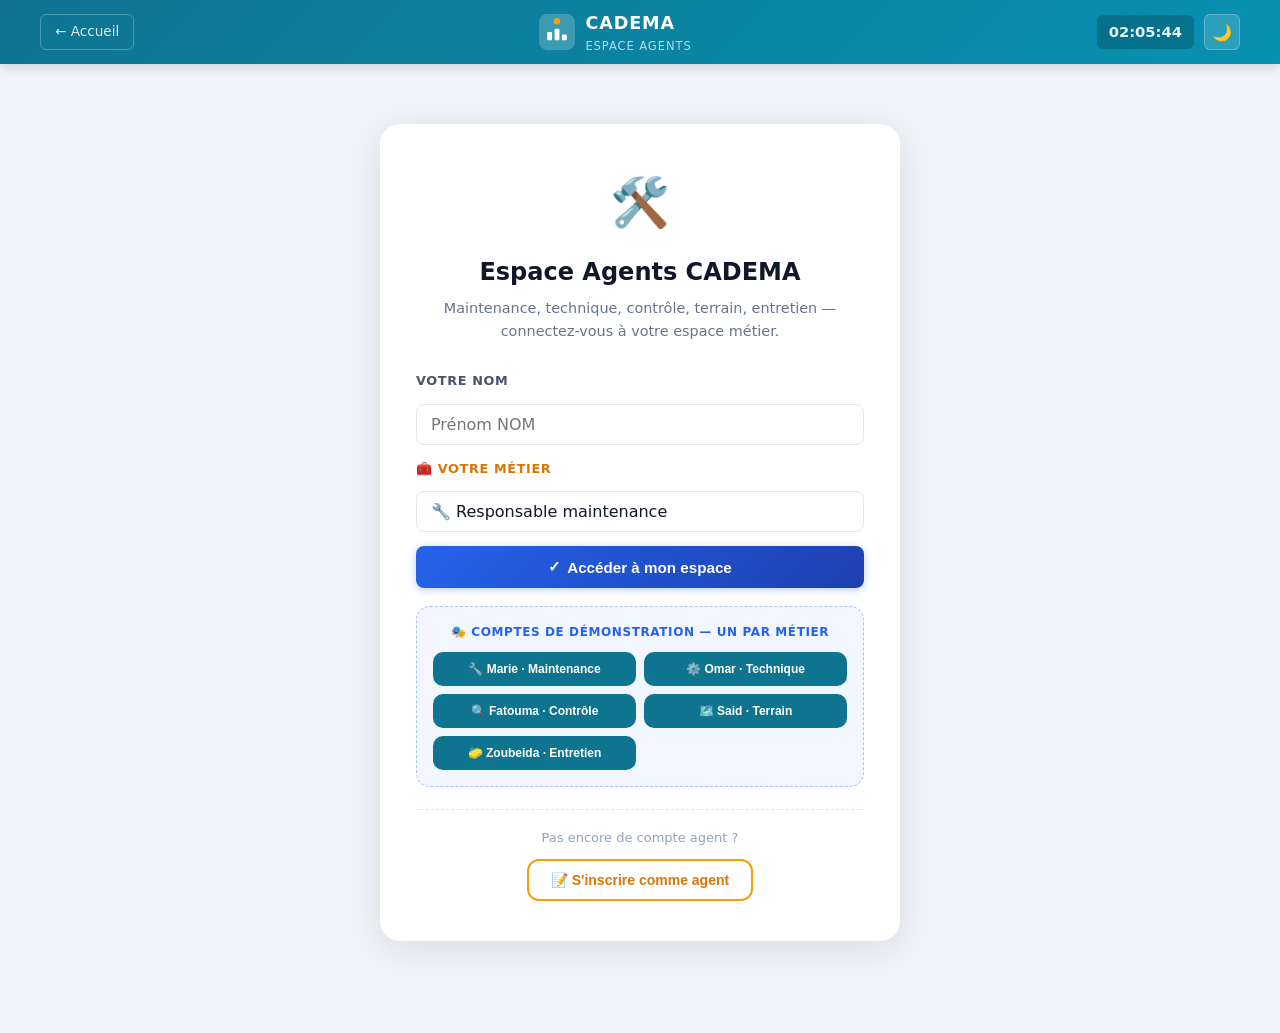
<file: agent.html>
<!DOCTYPE html>
<html lang="fr" data-theme="light">
<head>
  <meta charset="UTF-8">
  <meta name="viewport" content="width=device-width, initial-scale=1.0, viewport-fit=cover">
  <title>CADEMA — Espace Agents</title>
  <meta name="description" content="Espace agents du réseau Caribus : tâches assignées, missions et communication d'équipe. Accès réservé au personnel CADEMA.">
  <meta name="robots" content="noindex, nofollow">
  <meta name="theme-color" content="#0e7490">
  <link rel="icon" type="image/png" href="icon-192.png">
  <link rel="apple-touch-icon" href="icon-192.png">
  <link rel="stylesheet" href="cadema.css">
  <link rel="stylesheet" href="portails.css">
</head>
<body class="portal-body-wrap">

<!-- Formulaire statique pour la détection Netlify Forms (inscriptions réellement reçues) -->
<form name="inscription-agent" netlify netlify-honeypot="bot-field" hidden>
  <input name="bot-field"><input name="ref"><input name="nom"><input name="tel">
  <input name="email"><input name="role"><textarea name="experience"></textarea>
</form>

<!-- HEADER AGENTS -->
<header class="portal-header agent-header">
  <div class="portal-header-inner">
    <a href="index.html" class="portal-back">← Accueil</a>
    <div class="portal-logo">
      <svg width="36" height="36" viewBox="0 0 44 44" fill="none">
        <rect width="44" height="44" rx="10" fill="rgba(255,255,255,0.2)"/>
        <rect x="10" y="22" width="6" height="10" rx="1.5" fill="#fff"/>
        <rect x="19" y="18" width="6" height="14" rx="1.5" fill="#fff"/>
        <rect x="28" y="25" width="6" height="7" rx="1.5" fill="#fff"/>
        <circle cx="22" cy="9" r="4" fill="#f59e0b"/>
      </svg>
      <div>
        <div class="portal-logo-name">CADEMA</div>
        <div class="portal-logo-sub">Espace Agents</div>
      </div>
    </div>
    <div style="display:flex;align-items:center;gap:10px">
      <div class="pro-shift-chip hidden" id="agent-shift-chip">
        <span class="pro-shift-line" id="agent-shift-role">—</span>
        <span class="pro-shift-name" id="agent-shift-name">—</span>
        <button class="pro-shift-end" onclick="logoutAgent()" title="Fin de poste">⏻</button>
      </div>
      <div class="portal-clock" id="agent-clock">--:--:--</div>
      <button class="dark-toggle" onclick="toggleDark()" id="ag-dark-btn" title="Mode sombre">🌙</button>
    </div>
  </div>
</header>

<main class="portal-main">

  <!-- IDENTIFICATION AGENT -->
  <section class="driver-id-section" id="agent-login-section">
    <div class="driver-id-card">
      <div class="driver-id-icon">🛠️</div>
      <h2>Espace Agents CADEMA</h2>
      <p>Maintenance, technique, contrôle, terrain, entretien — connectez-vous à votre espace métier.</p>
      <form class="driver-id-form" onsubmit="loginAgent(event)">
        <div class="form-group">
          <label>Votre nom</label>
          <input type="text" id="ag-nom" placeholder="Prénom NOM" required autocomplete="name">
        </div>
        <div class="form-group">
          <label class="label-highlight">🧰 Votre métier</label>
          <select id="ag-role" required>
            <option value="Responsable maintenance">🔧 Responsable maintenance</option>
            <option value="Agent technique">⚙️ Agent technique</option>
            <option value="Contrôleur réseau">🔍 Contrôleur réseau</option>
            <option value="Chauffeur / Agent terrain">🗺️ Agent terrain</option>
            <option value="Agente d'entretien">🧽 Agent d'entretien</option>
          </select>
        </div>
        <button type="submit" class="btn-portal btn-driver-primary"><span>✓</span> Accéder à mon espace</button>
      </form>

      <!-- Comptes démo : un par métier -->
      <div class="demo-box">
        <div class="demo-box-head">🎭 Comptes de démonstration — un par métier</div>
        <div class="agent-demo-grid">
          <button type="button" class="agent-demo-btn" onclick="loginAgentDemo('Marie Abdallah','Responsable maintenance')">🔧 Marie · Maintenance</button>
          <button type="button" class="agent-demo-btn" onclick="loginAgentDemo('Omar Soilihi','Agent technique')">⚙️ Omar · Technique</button>
          <button type="button" class="agent-demo-btn" onclick="loginAgentDemo('Fatouma Nassuf','Contrôleur réseau')">🔍 Fatouma · Contrôle</button>
          <button type="button" class="agent-demo-btn" onclick="loginAgentDemo('Said Hamidou','Chauffeur / Agent terrain')">🗺️ Said · Terrain</button>
          <button type="button" class="agent-demo-btn" onclick="loginAgentDemo('Zoubeida Ali','Agente d\'entretien')">🧽 Zoubeida · Entretien</button>
        </div>
      </div>

      <div class="cand-cta">
        <span>Pas encore de compte agent ?</span>
        <button type="button" class="cand-cta-btn" onclick="toggleInscription()">📝 S'inscrire comme agent</button>
      </div>
    </div>
  </section>

  <!-- INSCRIPTION AGENT -->
  <section class="cand-section hidden" id="inscription-section">
    <div class="cand-card">
      <div class="cand-header">
        <div class="driver-id-icon">📝</div>
        <h2>Inscription — Espace Agents</h2>
        <p>Créez votre compte agent CADEMA. Votre inscription sera validée par la régulation.</p>
      </div>

      <form id="inscription-form" onsubmit="submitInscription(event)">
        <div class="form-row">
          <div class="form-group">
            <label>Nom complet *</label>
            <input type="text" id="i-nom" placeholder="Prénom NOM" required autocomplete="name">
          </div>
          <div class="form-group">
            <label>Téléphone *</label>
            <input type="tel" id="i-tel" placeholder="06 39 XX XX XX" required autocomplete="tel">
          </div>
        </div>
        <div class="form-row">
          <div class="form-group">
            <label>Email *</label>
            <input type="email" id="i-email" placeholder="vous@email.com" required autocomplete="email">
          </div>
          <div class="form-group">
            <label>Métier souhaité *</label>
            <select id="i-role" required>
              <option value="Responsable maintenance">🔧 Responsable maintenance</option>
              <option value="Agent technique">⚙️ Agent technique</option>
              <option value="Contrôleur réseau">🔍 Contrôleur réseau</option>
              <option value="Chauffeur / Agent terrain">🗺️ Agent terrain</option>
              <option value="Agente d'entretien">🧽 Agent d'entretien</option>
            </select>
          </div>
        </div>
        <div class="form-group">
          <label>Expérience & qualifications</label>
          <textarea id="i-exp" rows="3" placeholder="ex : 3 ans en atelier mécanique poids lourds, habilitation électrique B2V…"></textarea>
        </div>
        <div class="report-actions">
          <button type="button" class="btn-portal btn-outline" onclick="toggleInscription()">← Retour</button>
          <button type="submit" class="btn-portal btn-driver-primary">📤 Envoyer mon inscription</button>
        </div>
      </form>

      <!-- Confirmation -->
      <div class="cand-success hidden" id="inscription-success">
        <div class="cand-success-icon">✅</div>
        <h3>Inscription envoyée !</h3>
        <p>Votre demande <strong id="inscription-ref">—</strong> a été transmise à la régulation.<br>
        Vous serez contacté(e) dès validation de votre compte.</p>
        <button class="btn-portal btn-driver-primary" onclick="toggleInscription()">← Retour à la connexion</button>
      </div>
    </div>
  </section>

  <!-- DASHBOARD AGENT -->
  <div id="agent-dashboard" class="driver-dashboard hidden">

    <!-- Profil actif -->
    <div class="driver-profile-bar">
      <div class="driver-profile-info">
        <div class="driver-avatar" id="ag-avatar">AG</div>
        <div>
          <strong id="ag-nom-display">—</strong>
          <span id="ag-role-display">—</span>
        </div>
      </div>
      <div class="driver-shift">
        <span class="shift-badge">⬤ En poste</span>
        <button class="btn-portal btn-sm btn-outline" onclick="logoutAgent()">Fin de poste</button>
      </div>
    </div>

    <!-- Mes tâches (synchronisées avec le portail pro) -->
    <section class="report-form-section">
      <h3 class="section-label">📋 Mes tâches <span class="cand-badge" id="my-task-count" style="background:#0e7490">0</span></h3>
      <div id="my-tasks-list" class="my-tasks-list"></div>
    </section>

    <!-- Missions types de mon métier -->
    <section class="quick-report-section">
      <h3 class="section-label" id="role-actions-title">⚡ Missions types</h3>
      <div class="task-sug-list" id="role-actions"></div>
      <p class="stop-alert-hint" style="text-align:left;margin-top:8px">Touchez une mission pour la signaler comme réalisée à l'équipe.</p>
    </section>

    <!-- Communication équipe -->
    <section class="messages-section">
      <h3 class="section-label">💬 Communication équipe & régulation</h3>
      <form class="driver-reply-form" onsubmit="sendAgentMessage(event)">
        <input type="text" id="am-text" placeholder="Transmettre une info à l'équipe / régulation…" required maxlength="300">
        <button type="submit" class="btn-portal btn-driver-primary">📤 Envoyer</button>
      </form>
      <div class="messages-list" id="agent-messages"></div>
    </section>

  </div>
</main>

<!-- Toast -->
<div class="toast-container" id="toast-container"></div>

<script src="shared.js"></script>
<script>
'use strict';

// Horloge & thème
setInterval(() => {
  const el = document.getElementById('agent-clock');
  if (el) el.textContent = new Date().toLocaleTimeString('fr-FR');
}, 1000);
function toggleDark() {
  const html = document.documentElement;
  const dark = html.getAttribute('data-theme') === 'dark';
  html.setAttribute('data-theme', dark ? 'light' : 'dark');
  document.getElementById('ag-dark-btn').textContent = dark ? '🌙' : '☀️';
  localStorage.setItem('cadema_theme', dark ? 'light' : 'dark');
}
(function initTheme() {
  if (localStorage.getItem('cadema_theme') === 'dark') {
    document.documentElement.setAttribute('data-theme','dark');
    const b = document.getElementById('ag-dark-btn');
    if (b) b.textContent = '☀️';
  }
})();

let agentInfo = null;

const ROLE_EMOJI = {
  'Responsable maintenance':'🔧', 'Agent technique':'⚙️', 'Contrôleur réseau':'🔍',
  'Chauffeur / Agent terrain':'🗺️', "Agente d'entretien":'🧽'
};

// Missions types par métier (miroir des suggestions du portail pro)
const ROLE_ACTIONS = {
  'Responsable maintenance': ['Vérification freins et pneumatiques','Révision moteur','Contrôle climatisation','Validation devis pièces','Audit sécurité atelier'],
  'Agent technique':         ['Réparation panne signalée','Remplacement feux défectueux','Diagnostic électronique','Test rampes PMR','Vidange et niveaux'],
  'Contrôleur réseau':       ['Contrôle des titres','Vérification ponctualité','Audit PMR des arrêts','Comptage heure de pointe','Rapport fraude'],
  'Chauffeur / Agent terrain': ['Reconnaissance déviation','État des arrêts du secteur','État chaussée après pluies','Affichage nouveaux horaires'],
  "Agente d'entretien":      ['Désinfection complète bus','Entretien abribus','Réapprovisionnement hygiène','Nettoyage sièges et barres']
};

// ── Connexion ──
function loginAgent(e) {
  if (e) e.preventDefault();
  agentInfo = {
    nom:  document.getElementById('ag-nom').value.trim(),
    role: document.getElementById('ag-role').value
  };
  document.getElementById('agent-login-section').classList.add('hidden');
  document.getElementById('agent-dashboard').classList.remove('hidden');
  document.getElementById('ag-avatar').textContent = agentInfo.nom.slice(0,2).toUpperCase();
  document.getElementById('ag-nom-display').textContent = agentInfo.nom;
  document.getElementById('ag-role-display').textContent = `${ROLE_EMOJI[agentInfo.role] || ''} ${agentInfo.role}`;
  const chip = document.getElementById('agent-shift-chip');
  chip.classList.remove('hidden');
  document.getElementById('agent-shift-role').textContent = ROLE_EMOJI[agentInfo.role] || '🛠️';
  document.getElementById('agent-shift-name').textContent = agentInfo.nom;
  renderMyTasks();
  renderRoleActions();
  renderAgentMessages();
  toast(`Bon poste, ${agentInfo.nom.split(' ')[0]} ! (${agentInfo.role})`, 'success');
}

function loginAgentDemo(nom, role) {
  document.getElementById('ag-nom').value = nom;
  document.getElementById('ag-role').value = role;
  loginAgent();
}

function logoutAgent() {
  if (!confirm('Confirmer la fin de poste ?')) return;
  agentInfo = null;
  document.getElementById('agent-dashboard').classList.add('hidden');
  document.getElementById('agent-shift-chip').classList.add('hidden');
  document.getElementById('agent-login-section').classList.remove('hidden');
  toast('Fin de poste enregistrée. Bonne journée !', 'info');
}

// ── Mes tâches (synchro portail pro via cadema_tasks) ──
function getTasks() {
  try { return JSON.parse(localStorage.getItem('cadema_tasks') || '[]'); }
  catch { return []; }
}
function saveTasks(t) { localStorage.setItem('cadema_tasks', JSON.stringify(t)); }

function renderMyTasks() {
  const el = document.getElementById('my-tasks-list');
  if (!el || !agentInfo) return;
  const mine = getTasks().filter(t => t.agent === agentInfo.nom);
  const active = mine.filter(t => t.status !== 'done');
  document.getElementById('my-task-count').textContent = active.length;

  if (!mine.length) {
    el.innerHTML = '<div class="no-reports">Aucune tâche assignée pour l\'instant.<br><small>Les tâches créées par la régulation sur le portail pro apparaissent ici.</small></div>';
    return;
  }
  const prioDot = { high:'🔴', medium:'🟡', low:'🟢' };
  const stBadge = {
    todo:      '<span class="sig-status-badge open">📥 À faire</span>',
    inprogress:'<span class="sig-status-badge" style="background:#fef3c7;color:#b45309">⚙️ En cours</span>',
    done:      '<span class="sig-status-badge resolved">✅ Terminé</span>'
  };
  el.innerHTML = mine.map(t => `
    <div class="report-card ${t.status === 'done' ? 'sig-resolved' : ''}">
      <div class="report-card-header">
        <strong>${prioDot[t.priorite] || ''} ${esc(t.titre)}</strong>
        ${stBadge[t.status] || ''}
        ${t.echeance ? `<span class="report-time">📅 ${new Date(t.echeance).toLocaleDateString('fr-FR')}</span>` : ''}
      </div>
      ${t.desc ? `<div class="report-desc">${esc(t.desc)}</div>` : ''}
      <div class="report-actions" style="margin-top:10px">
        ${t.status === 'todo' ? `<button class="btn-portal btn-sm btn-outline" onclick="setMyTaskStatus(${t.id},'inprogress')">▶ Commencer</button>` : ''}
        ${t.status !== 'done' ? `<button class="btn-portal btn-sm btn-outline" style="color:#059669;border-color:#059669" onclick="setMyTaskStatus(${t.id},'done')">✓ Terminer</button>` : ''}
      </div>
    </div>`).join('');
}

function setMyTaskStatus(id, status) {
  const all = getTasks();
  const t = all.find(x => x.id === id);
  if (!t) return;
  t.status = status;
  saveTasks(all);
  renderMyTasks();
  // Prévient l'équipe quand une tâche est terminée
  if (status === 'done') {
    pushMessage(`✅ Tâche terminée : « ${t.titre} »`, 'ok');
    toast('Tâche terminée — équipe informée.', 'success');
  } else {
    toast('Tâche démarrée.', 'info');
  }
}

// ── Missions types ──
function renderRoleActions() {
  document.getElementById('role-actions-title').textContent =
    `⚡ Missions types — ${agentInfo.role}`;
  const acts = ROLE_ACTIONS[agentInfo.role] || [];
  document.getElementById('role-actions').innerHTML = acts.map(a => `
    <button type="button" class="task-sug-chip" onclick="reportMission('${a.replace(/'/g,"\\'")}')">${a}</button>`).join('');
}
function reportMission(mission) {
  pushMessage(`🛠️ Mission réalisée : ${mission}`, 'ok');
  toast('Mission signalée à l\'équipe.', 'success');
}

// ── Communication équipe (stockage partagé cadema_messages) ──
function getMessages() {
  try { return JSON.parse(localStorage.getItem('cadema_messages') || '[]'); }
  catch { return []; }
}
function pushMessage(text, type) {
  const msgs = getMessages();
  msgs.unshift({
    id: 'MSG-' + Date.now(),
    from: 'agent',
    auteur: `${agentInfo.nom} · ${agentInfo.role}`,
    ligne: 'TEAM',
    type: type || 'info',
    text,
    time: new Date().toLocaleTimeString('fr-FR', { hour:'2-digit', minute:'2-digit' }),
    date: new Date().toLocaleDateString('fr-FR')
  });
  localStorage.setItem('cadema_messages', JSON.stringify(msgs));
  renderAgentMessages();
}

function sendAgentMessage(e) {
  e.preventDefault();
  pushMessage(document.getElementById('am-text').value.trim());
  e.target.reset();
  toast('Message transmis à l\'équipe et à la régulation.', 'success');
}

// Messages visibles par un agent : diffusion générale, équipe, et messages d'agents
function renderAgentMessages() {
  const el = document.getElementById('agent-messages');
  if (!el || !agentInfo) return;
  const visible = getMessages().filter(m =>
    m.ligne === 'ALL' || m.ligne === 'TEAM' || m.from === 'agent'
  );
  const cls = { info:'msg-info', warning:'msg-warning', ok:'msg-ok' };
  const ico = { info:'ℹ️', warning:'⚠️', ok:'✅' };
  const isMe = (m) => m.from === 'agent' && m.auteur.startsWith(agentInfo.nom);
  el.innerHTML = visible.map(m => `
    <div class="message-item ${isMe(m) ? 'msg-self' : (cls[m.type] || 'msg-info')}">
      <div class="msg-icon">${m.from === 'pro' ? '🎛️' : m.from === 'chauffeur' ? '🚌' : isMe(m) ? '🛠️' : '👥'}</div>
      <div>
        <div class="msg-text">${esc(m.text)}</div>
        <div class="msg-time">${esc(m.date)} à ${esc(m.time)} · ${isMe(m) ? 'Moi' : esc(m.auteur)}</div>
      </div>
    </div>`).join('') || '<div class="no-reports">Aucun message pour l\'instant.</div>';
}

// ── Temps réel entre onglets ──
window.addEventListener('storage', (e) => {
  if (!agentInfo) return;
  if (e.key === 'cadema_messages') {
    renderAgentMessages();
    const last = getMessages()[0];
    if (last && !last.auteur.startsWith(agentInfo.nom) && (last.ligne === 'ALL' || last.ligne === 'TEAM')) {
      toast(`💬 ${last.auteur} : ${last.text.slice(0, 90)}`, last.type === 'warning' ? 'warning' : 'info');
      if ('vibrate' in navigator) navigator.vibrate([200, 100, 200]);
    }
  }
  if (e.key === 'cadema_tasks') {
    renderMyTasks();
    toast('📋 Vos tâches ont été mises à jour par la régulation.', 'info');
  }
});

// ── Inscription agent ──
function toggleInscription() {
  const login = document.getElementById('agent-login-section');
  const insc  = document.getElementById('inscription-section');
  const showing = insc.classList.contains('hidden');
  login.classList.toggle('hidden', showing);
  insc.classList.toggle('hidden', !showing);
  document.getElementById('inscription-form').classList.remove('hidden');
  document.getElementById('inscription-success').classList.add('hidden');
  window.scrollTo({ top: 0, behavior: 'smooth' });
}

function submitInscription(e) {
  e.preventDefault();
  let inscriptions;
  try { inscriptions = JSON.parse(localStorage.getItem('cadema_agent_inscriptions') || '[]'); }
  catch { inscriptions = []; }
  const ref = 'AG-' + String(inscriptions.length + 1).padStart(3, '0');
  inscriptions.unshift({
    ref,
    date:  new Date().toLocaleDateString('fr-FR'),
    nom:   document.getElementById('i-nom').value.trim(),
    tel:   document.getElementById('i-tel').value.trim(),
    email: document.getElementById('i-email').value.trim(),
    role:  document.getElementById('i-role').value,
    exp:   document.getElementById('i-exp').value.trim(),
    statut: 'nouvelle'
  });
  localStorage.setItem('cadema_agent_inscriptions', JSON.stringify(inscriptions));
  // Transmission réelle au dashboard Netlify Forms
  netlifySubmit('inscription-agent', {
    ref,
    nom:        inscriptions[0].nom,
    tel:        inscriptions[0].tel,
    email:      inscriptions[0].email,
    role:       inscriptions[0].role,
    experience: inscriptions[0].exp
  });
  document.getElementById('inscription-ref').textContent = ref;
  document.getElementById('inscription-form').classList.add('hidden');
  document.getElementById('inscription-success').classList.remove('hidden');
  window.scrollTo({ top: 0, behavior: 'smooth' });
}

// ── Toast ──
function toast(msg, type='success') {
  const icons = { success:'✅', error:'❌', warning:'⚠️', info:'ℹ️' };
  const el = document.createElement('div');
  el.className = `toast ${type}`;
  el.innerHTML = `<span class="toast-icon">${icons[type]||'ℹ️'}</span><span></span>`;
  el.lastElementChild.textContent = msg;
  document.getElementById('toast-container').appendChild(el);
  setTimeout(() => { el.classList.add('toast-out'); el.addEventListener('animationend', ()=>el.remove()); }, 3500);
}
</script>
</body>
</html>
</file>
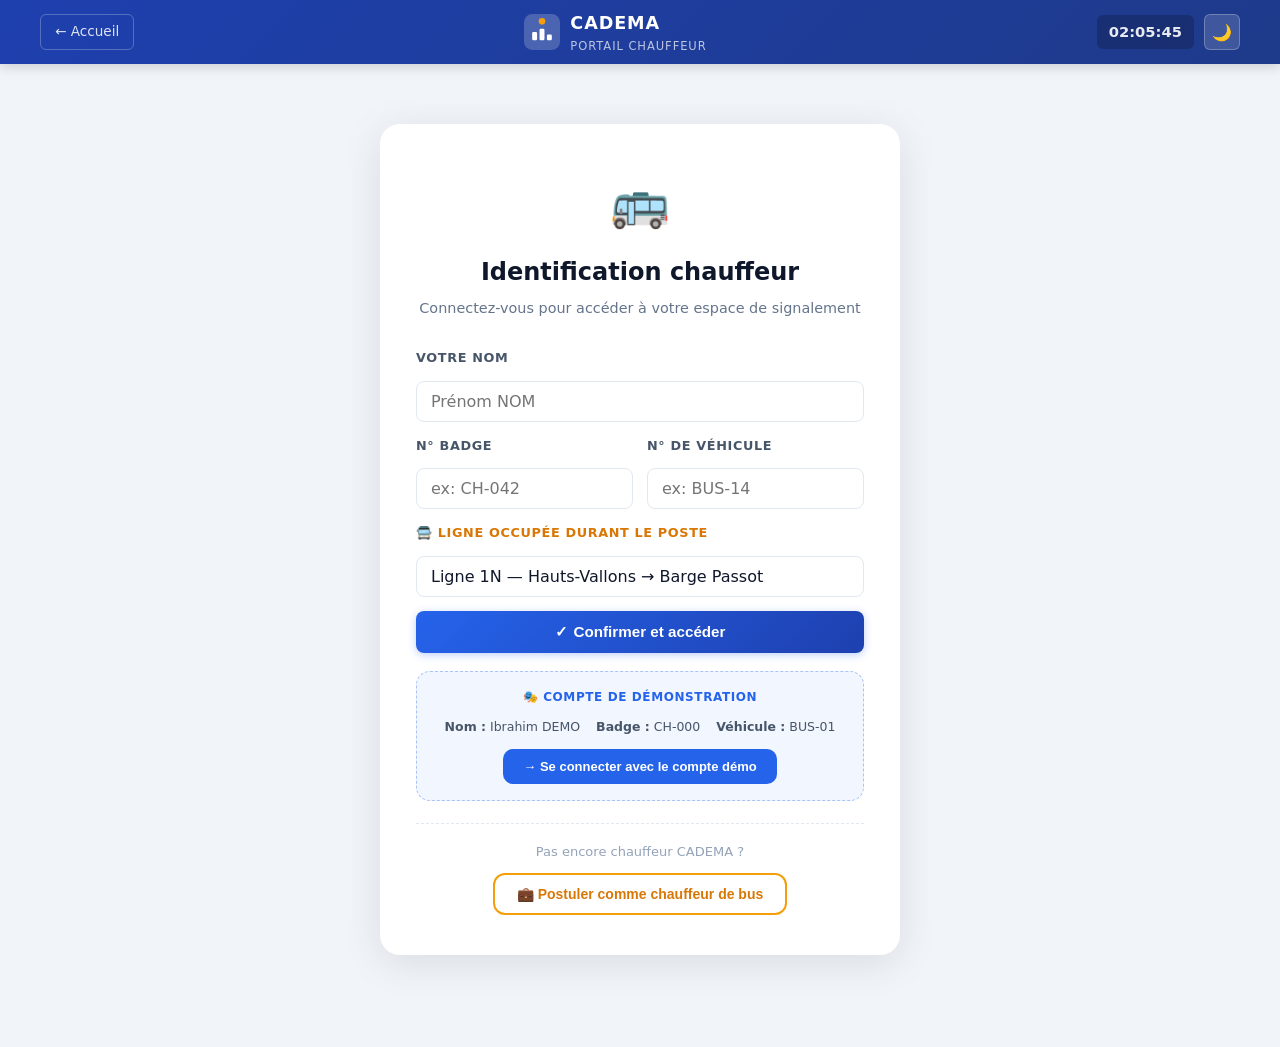
<file: chauffeur.html>
<!DOCTYPE html>
<html lang="fr" data-theme="light">
<head>
  <meta charset="UTF-8">
  <meta name="viewport" content="width=device-width, initial-scale=1.0, viewport-fit=cover">
  <title>CADEMA — Portail Chauffeur</title>
  <meta name="description" content="Espace chauffeur du réseau Caribus : prise de poste, signalements et communication avec la régulation. Accès réservé au personnel CADEMA.">
  <meta name="robots" content="noindex, nofollow">
  <meta name="theme-color" content="#1e40af">
  <link rel="icon" type="image/png" href="icon-192.png">
  <link rel="apple-touch-icon" href="icon-192.png">
  <link rel="stylesheet" href="cadema.css">
  <link rel="stylesheet" href="portails.css">
</head>
<body class="portal-body-wrap">

<!-- Formulaire statique pour la détection Netlify Forms (candidatures réellement reçues) -->
<form name="candidature-chauffeur" netlify netlify-honeypot="bot-field" hidden>
  <input name="bot-field"><input name="ref"><input name="nom"><input name="tel">
  <input name="email"><input name="commune"><input name="permis"><input name="fimo">
  <textarea name="experience"></textarea><textarea name="motivation"></textarea>
  <input name="documents">
</form>

<!-- HEADER CHAUFFEUR -->
<header class="portal-header driver-header">
  <div class="portal-header-inner">
    <a href="index.html" class="portal-back">← Accueil</a>
    <div class="portal-logo">
      <svg width="36" height="36" viewBox="0 0 44 44" fill="none">
        <rect width="44" height="44" rx="10" fill="rgba(255,255,255,0.2)"/>
        <rect x="10" y="22" width="6" height="10" rx="1.5" fill="#fff"/>
        <rect x="19" y="18" width="6" height="14" rx="1.5" fill="#fff"/>
        <rect x="28" y="25" width="6" height="7" rx="1.5" fill="#fff"/>
        <circle cx="22" cy="9" r="4" fill="#f59e0b"/>
      </svg>
      <div>
        <div class="portal-logo-name">CADEMA</div>
        <div class="portal-logo-sub">Portail Chauffeur</div>
      </div>
    </div>
    <div style="display:flex;align-items:center;gap:10px">
      <div class="pro-shift-chip hidden" id="driver-shift-chip">
        <span class="pro-shift-line" id="driver-shift-line">—</span>
        <span class="pro-shift-name" id="driver-shift-name">—</span>
      </div>
      <div class="portal-clock" id="driver-clock">--:--:--</div>
      <button class="dark-toggle" onclick="toggleDark()" id="ch-dark-btn" title="Mode sombre">🌙</button>
    </div>
  </div>
</header>

<main class="portal-main">

  <!-- IDENTIFICATION -->
  <section class="driver-id-section" id="driver-id-section">
    <div class="driver-id-card">
      <div class="driver-id-icon">🚌</div>
      <h2>Identification chauffeur</h2>
      <p>Connectez-vous pour accéder à votre espace de signalement</p>
      <form class="driver-id-form" onsubmit="loginDriver(event)">
        <div class="form-group">
          <label>Votre nom</label>
          <input type="text" id="d-nom" placeholder="Prénom NOM" required autocomplete="name">
        </div>
        <div class="form-row">
          <div class="form-group">
            <label>N° badge</label>
            <input type="text" id="d-badge" placeholder="ex: CH-042" required>
          </div>
          <div class="form-group">
            <label>N° de véhicule</label>
            <input type="text" id="d-bus" placeholder="ex: BUS-14" required>
          </div>
        </div>
        <div class="form-group">
          <label class="label-highlight">🚍 Ligne occupée durant le poste</label>
          <!-- Options injectées depuis CADEMA_LINES (shared.js) : source unique -->
          <select id="d-ligne" required></select>
        </div>
        <button type="submit" class="btn-portal btn-driver-primary">
          <span>✓</span> Confirmer et accéder
        </button>
      </form>

      <!-- Compte démo -->
      <div class="demo-box">
        <div class="demo-box-head">🎭 Compte de démonstration</div>
        <div class="demo-box-creds">
          <span><strong>Nom :</strong> Ibrahim DEMO</span>
          <span><strong>Badge :</strong> CH-000</span>
          <span><strong>Véhicule :</strong> BUS-01</span>
        </div>
        <button type="button" class="demo-box-btn" onclick="loginDemo()">→ Se connecter avec le compte démo</button>
      </div>

      <div class="cand-cta">
        <span>Pas encore chauffeur CADEMA ?</span>
        <button type="button" class="cand-cta-btn" onclick="toggleCandidature()">💼 Postuler comme chauffeur de bus</button>
      </div>
    </div>
  </section>

  <!-- CANDIDATURE CHAUFFEUR -->
  <section class="cand-section hidden" id="cand-section">
    <div class="cand-card">
      <div class="cand-header">
        <div class="driver-id-icon">💼</div>
        <h2>Devenir chauffeur CADEMA</h2>
        <p>Remplissez ce formulaire et joignez vos documents. Le service RH vous recontacte sous 10 jours ouvrés.</p>
      </div>

      <form id="cand-form" onsubmit="submitCandidature(event)">
        <div class="form-row">
          <div class="form-group">
            <label>Nom complet *</label>
            <input type="text" id="c-nom" placeholder="Prénom NOM" required autocomplete="name">
          </div>
          <div class="form-group">
            <label>Téléphone *</label>
            <input type="tel" id="c-tel" placeholder="06 39 XX XX XX" required autocomplete="tel">
          </div>
        </div>
        <div class="form-row">
          <div class="form-group">
            <label>Email *</label>
            <input type="email" id="c-email" placeholder="vous@email.com" required autocomplete="email">
          </div>
          <div class="form-group">
            <label>Commune de résidence *</label>
            <input type="text" id="c-commune" placeholder="ex: Mamoudzou" required>
          </div>
        </div>
        <div class="form-row">
          <div class="form-group">
            <label>N° permis D *</label>
            <input type="text" id="c-permis" placeholder="Numéro du permis" required>
          </div>
          <div class="form-group">
            <label>FIMO / FCO Voyageurs valide ?</label>
            <select id="c-fimo">
              <option value="oui">✅ Oui, en cours de validité</option>
              <option value="bientot">🕐 En cours d'obtention</option>
              <option value="non">❌ Non</option>
            </select>
          </div>
        </div>
        <div class="form-group">
          <label>Expérience de conduite (années, réseaux, types de véhicules)</label>
          <textarea id="c-exp" rows="3" placeholder="ex: 4 ans chauffeur de car scolaire à La Réunion, permis D depuis 2019…"></textarea>
        </div>
        <div class="form-group">
          <label>Message de motivation</label>
          <textarea id="c-motiv" rows="3" placeholder="Pourquoi souhaitez-vous rejoindre le réseau Caribus ?"></textarea>
        </div>

        <!-- Pièces jointes -->
        <div class="cand-docs">
          <h3 class="cand-docs-title">📎 Documents à joindre</h3>
          <div class="cand-docs-grid">
            <label class="doc-drop" id="drop-photo">
              <input type="file" accept="image/*" onchange="attachDoc('photo', this)" hidden>
              <span class="doc-icon">🪪</span>
              <span class="doc-label">Photo d'identité *</span>
              <span class="doc-status" id="status-photo">Appuyez pour joindre</span>
            </label>
            <label class="doc-drop" id="drop-cv">
              <input type="file" accept=".pdf,image/*" onchange="attachDoc('cv', this)" hidden>
              <span class="doc-icon">📄</span>
              <span class="doc-label">CV *</span>
              <span class="doc-status" id="status-cv">PDF ou photo</span>
            </label>
            <label class="doc-drop" id="drop-permis">
              <input type="file" accept=".pdf,image/*" onchange="attachDoc('permis', this)" hidden>
              <span class="doc-icon">🚦</span>
              <span class="doc-label">Permis D (recto/verso) *</span>
              <span class="doc-status" id="status-permis">PDF ou photo</span>
            </label>
            <label class="doc-drop" id="drop-fimo">
              <input type="file" accept=".pdf,image/*" onchange="attachDoc('fimo', this)" hidden>
              <span class="doc-icon">🎓</span>
              <span class="doc-label">Carte FIMO / FCO</span>
              <span class="doc-status" id="status-fimo">Facultatif</span>
            </label>
          </div>
        </div>

        <div class="report-actions">
          <button type="button" class="btn-portal btn-outline" onclick="toggleCandidature()">← Retour</button>
          <button type="submit" class="btn-portal btn-driver-primary">📤 Envoyer ma candidature</button>
        </div>
      </form>

      <!-- Confirmation -->
      <div class="cand-success hidden" id="cand-success">
        <div class="cand-success-icon">✅</div>
        <h3>Candidature envoyée !</h3>
        <p>Votre dossier <strong id="cand-ref">—</strong> a bien été transmis au service RH de la CADEMA.<br>
        Vous recevrez une réponse par email ou téléphone sous 10 jours ouvrés.</p>
        <button class="btn-portal btn-driver-primary" onclick="toggleCandidature()">← Retour à l'identification</button>
      </div>
    </div>
  </section>

  <!-- DASHBOARD CHAUFFEUR (caché jusqu'à connexion) -->
  <div id="driver-dashboard" class="driver-dashboard hidden">

    <!-- Profil actif -->
    <div class="driver-profile-bar">
      <div class="driver-profile-info">
        <div class="driver-avatar" id="d-avatar-display">CH</div>
        <div>
          <strong id="d-nom-display">—</strong>
          <span id="d-meta-display">—</span>
        </div>
      </div>
      <div class="driver-line-tag" id="driver-line-tag" title="Ligne occupée durant le poste">
        <span class="driver-line-num" id="d-line-num">—</span>
        <span class="driver-line-dest" id="d-line-dest">—</span>
      </div>
      <div class="driver-shift">
        <span class="shift-badge" id="shift-badge">⬤ Prise de service</span>
        <button class="btn-portal btn-sm btn-outline" onclick="toggleShift()">Fin de service</button>
      </div>
    </div>

    <!-- Signalement rapide -->
    <section class="quick-report-section">
      <h3 class="section-label">⚡ Signalement rapide</h3>
      <div class="quick-btns">
        <button class="quick-btn qb-panne" onclick="quickReport('panne')">
          <span class="quick-icon">🔧</span>
          <span>Panne véhicule</span>
        </button>
        <button class="quick-btn qb-retard" onclick="quickReport('retard')">
          <span class="quick-icon">⏱</span>
          <span>Retard trajet</span>
        </button>
        <button class="quick-btn qb-passager" onclick="quickReport('passager')">
          <span class="quick-icon">👤</span>
          <span>Incident passager</span>
        </button>
        <button class="quick-btn qb-route" onclick="quickReport('route')">
          <span class="quick-icon">🚧</span>
          <span>Route bloquée</span>
        </button>
        <button class="quick-btn qb-accident" onclick="quickReport('accident')">
          <span class="quick-icon">🚨</span>
          <span>Accident</span>
        </button>
        <button class="quick-btn qb-autre" onclick="quickReport('autre')">
          <span class="quick-icon">📝</span>
          <span>Autre signalement</span>
        </button>
      </div>
    </section>

    <!-- Formulaire de signalement détaillé -->
    <section class="report-form-section">
      <h3 class="section-label">📋 Signalement détaillé</h3>
      <form class="report-form" onsubmit="submitReport(event)">
        <div class="form-row">
          <div class="form-group">
            <label>Type d'incident</label>
            <select id="r-type" required>
              <option value="">— Sélectionnez —</option>
              <option value="panne">🔧 Panne mécanique</option>
              <option value="retard">⏱ Retard de trajet</option>
              <option value="passager">👤 Incident passager</option>
              <option value="route">🚧 Route bloquée / Travaux</option>
              <option value="accident">🚨 Accident</option>
              <option value="porte">🚪 Problème de porte</option>
              <option value="climatisation">❄️ Climatisation en panne</option>
              <option value="autre">📝 Autre</option>
            </select>
          </div>
          <div class="form-group">
            <label>Niveau d'urgence</label>
            <select id="r-urgence">
              <option value="low">🟢 Faible — signalement informatif</option>
              <option value="medium">🟡 Moyen — gêne sur le service</option>
              <option value="high">🔴 Élevé — arrêt ou danger</option>
            </select>
          </div>
        </div>
        <div class="form-group">
          <label>Localisation actuelle</label>
          <input type="text" id="r-lieu" placeholder="ex: Entre Kawéni et Mamoudzou Centre, RN1 km 4" required>
        </div>
        <div class="form-group">
          <label>Description de la situation</label>
          <textarea id="r-desc" rows="4" placeholder="Décrivez précisément ce qui se passe. Nombre de passagers à bord si pertinent…" required></textarea>
        </div>
        <div class="form-group">
          <label>Besoin de renforts ?</label>
          <div class="radio-group">
            <label><input type="radio" name="renfort" value="non" checked> Non, je gère</label>
            <label><input type="radio" name="renfort" value="oui"> Oui, envoyez un bus de remplacement</label>
            <label><input type="radio" name="renfort" value="urgence"> 🚨 Urgence — secours nécessaires</label>
          </div>
        </div>
        <div class="report-actions">
          <button type="button" class="btn-portal btn-outline" onclick="resetForm()">Annuler</button>
          <button type="submit" class="btn-portal btn-driver-primary">
            📤 Envoyer le signalement
          </button>
        </div>
      </form>
    </section>

    <!-- Historique des signalements de la session -->
    <section class="reports-history">
      <h3 class="section-label">🕐 Signalements de la session</h3>
      <div id="reports-list">
        <div class="no-reports">Aucun signalement envoyé pour l'instant.</div>
      </div>
    </section>

    <!-- Messages de la régulation -->
    <section class="messages-section">
      <h3 class="section-label">📡 Messages de la régulation</h3>

      <!-- Répondre / contacter la régulation -->
      <form class="driver-reply-form" onsubmit="sendDriverMessage(event)">
        <input type="text" id="dm-text" placeholder="Écrire à la régulation… (question, info terrain, besoin)" required maxlength="300">
        <button type="submit" class="btn-portal btn-driver-primary">📤 Envoyer</button>
      </form>

      <div class="messages-list" id="messages-live"></div>
      <div class="messages-list" id="messages-list">
        <div class="message-item msg-info">
          <div class="msg-icon">ℹ️</div>
          <div>
            <div class="msg-text">Travaux RN1 prévus demain matin 07h–09h. Prévoir itinéraire de remplacement via M'Tsapéré.</div>
            <div class="msg-time">Aujourd'hui à 08:30 · Régulation</div>
          </div>
        </div>
        <div class="message-item msg-warning">
          <div class="msg-icon">⚠️</div>
          <div>
            <div class="msg-text">Arrêt Kawéni temporairement fermé — déposez les passagers à l'arrêt suivant Majicavo.</div>
            <div class="msg-time">Aujourd'hui à 06:15 · Régulation</div>
          </div>
        </div>
        <div class="message-item msg-ok">
          <div class="msg-icon">✅</div>
          <div>
            <div class="msg-text">Bonne prise de service à tous ! Météo favorable aujourd'hui sur l'ensemble de Mayotte.</div>
            <div class="msg-time">Aujourd'hui à 05:00 · Direction</div>
          </div>
        </div>
      </div>
    </section>

  </div>
</main>

<!-- Toast -->
<div class="toast-container" id="toast-container"></div>

<script src="shared.js"></script>
<script>
// Clock
setInterval(() => {
  const el = document.getElementById('driver-clock');
  if (el) el.textContent = new Date().toLocaleTimeString('fr-FR');
}, 1000);

function toggleDark() {
  const html = document.documentElement;
  const dark = html.getAttribute('data-theme') === 'dark';
  html.setAttribute('data-theme', dark ? 'light' : 'dark');
  document.getElementById('ch-dark-btn').textContent = dark ? '🌙' : '☀️';
  localStorage.setItem('cadema_theme', dark ? 'light' : 'dark');
}
(function initTheme() {
  if (localStorage.getItem('cadema_theme') === 'dark') {
    document.documentElement.setAttribute('data-theme','dark');
    const b = document.getElementById('ch-dark-btn');
    if (b) b.textContent = '☀️';
  }
})();

// Destination d'une ligne depuis la source unique (shared.js : CADEMA_LINES)
function lineDest(code) {
  const l = (typeof CADEMA_LINES !== 'undefined') && CADEMA_LINES.find(x => x.code === code);
  return l ? l.name : '';
}

let driverInfo = {};
let sessionReports = [];
let shiftActive = false;

function loginDriver(e) {
  e.preventDefault();
  const ligne = document.getElementById('d-ligne').value;
  driverInfo = {
    nom:   document.getElementById('d-nom').value,
    badge: document.getElementById('d-badge').value,
    ligne,
    dest:  lineDest(ligne),
    bus:   document.getElementById('d-bus').value,
  };
  document.getElementById('d-avatar-display').textContent = driverInfo.nom.slice(0,2).toUpperCase();
  document.getElementById('d-nom-display').textContent    = driverInfo.nom;
  document.getElementById('d-meta-display').textContent   = `${driverInfo.badge} · ${driverInfo.bus}`;

  // Ligne occupée : tag dans la barre de profil + chip dans l'en-tête
  document.getElementById('d-line-num').textContent  = driverInfo.ligne;
  document.getElementById('d-line-dest').textContent = driverInfo.dest;
  document.getElementById('driver-shift-line').textContent = driverInfo.ligne;
  document.getElementById('driver-shift-name').textContent = driverInfo.nom;
  document.getElementById('driver-shift-chip').classList.remove('hidden');

  document.getElementById('driver-id-section').classList.add('hidden');
  document.getElementById('driver-dashboard').classList.remove('hidden');
  shiftActive = true;
  renderDriverMessages();
  toast(`Bonne prise de service sur la ligne ${driverInfo.ligne}, ${driverInfo.nom.split(' ')[0]} !`, 'success');
}

function toggleShift() {
  if (confirm('Confirmer la fin de service ?')) {
    shiftActive = false;
    document.getElementById('shift-badge').textContent = '⬤ Fin de service';
    document.getElementById('shift-badge').style.background = '#fee2e2';
    document.getElementById('shift-badge').style.color = '#b91c1c';
    document.getElementById('driver-shift-chip').classList.add('hidden');
    toast('Fin de service enregistrée. Bonne journée !', 'info');
  }
}

function quickReport(type) {
  const labels = {
    panne:    '🔧 Panne mécanique',
    retard:   '⏱ Retard de trajet',
    passager: '👤 Incident passager',
    route:    '🚧 Route bloquée',
    accident: '🚨 Accident',
    autre:    '📝 Autre signalement',
  };
  document.getElementById('r-type').value = type;
  document.querySelector('.report-form-section').scrollIntoView({ behavior:'smooth' });
  toast(`Type "${labels[type]}" pré-sélectionné.`, 'info');
}

function submitReport(e) {
  e.preventDefault();
  const renfort = document.querySelector('input[name="renfort"]:checked')?.value || 'non';

  // Numérotation continue basée sur les signalements déjà transmis à la régulation
  let shared;
  try { shared = JSON.parse(localStorage.getItem('cadema_signalements') || '[]'); }
  catch { shared = []; }

  const report = {
    id:       'SIG-C' + String(shared.length + 1).padStart(3,'0'),
    time:     new Date().toLocaleTimeString('fr-FR', { hour:'2-digit', minute:'2-digit' }),
    date:     new Date().toLocaleDateString('fr-FR'),
    type:     document.getElementById('r-type').value,
    urgence:  document.getElementById('r-urgence').value,
    lieu:     document.getElementById('r-lieu').value,
    desc:     document.getElementById('r-desc').value,
    renfort,
    chauffeur: driverInfo,
  };
  sessionReports.unshift(report);

  // Transmission au portail professionnel (stockage partagé)
  shared.unshift({
    id: report.id, time: report.time, date: report.date,
    chauffeur: driverInfo.nom || 'Chauffeur', badge: driverInfo.badge || '—',
    ligne: driverInfo.ligne || '—', bus: driverInfo.bus || '—',
    type: report.type, urgence: report.urgence,
    lieu: report.lieu, desc: report.desc, renfort,
    status: 'open'
  });
  localStorage.setItem('cadema_signalements', JSON.stringify(shared));

  renderReports();
  e.target.reset();

  const urgLabel = { low:'Faible', medium:'Moyen', high:'Élevé' };
  const toastType = report.urgence === 'high' ? 'error' : report.urgence === 'medium' ? 'warning' : 'success';
  toast(`Signalement ${report.id} envoyé · Urgence : ${urgLabel[report.urgence]}`, toastType);
}

function renderReports() {
  const el = document.getElementById('reports-list');
  if (!sessionReports.length) { el.innerHTML = '<div class="no-reports">Aucun signalement envoyé.</div>'; return; }
  const typeLabels = { panne:'🔧 Panne', retard:'⏱ Retard', passager:'👤 Incident passager', route:'🚧 Route bloquée', accident:'🚨 Accident', porte:'🚪 Porte', climatisation:'❄️ Clim', autre:'📝 Autre' };
  const urgClass  = { low:'urg-low', medium:'urg-medium', high:'urg-high' };
  el.innerHTML = sessionReports.map(r => `
    <div class="report-card">
      <div class="report-card-header">
        <span class="report-id">${r.id}</span>
        <span class="report-type">${typeLabels[r.type] || r.type}</span>
        <span class="urgence-pill ${urgClass[r.urgence]}">${r.urgence === 'high' ? '🔴 Élevé' : r.urgence === 'medium' ? '🟡 Moyen' : '🟢 Faible'}</span>
        <span class="report-time">${r.time}</span>
      </div>
      <div class="report-lieu">📍 ${esc(r.lieu)}</div>
      <div class="report-desc">${esc(r.desc)}</div>
      ${r.renfort !== 'non' ? `<div class="renfort-badge">${r.renfort === 'urgence' ? '🚨 Secours demandés' : '🚌 Bus de remplacement demandé'}</div>` : ''}
    </div>`).join('');
}

function resetForm() {
  document.querySelector('.report-form').reset();
}

// ── Communication avec la régulation ──────────────
function getMessages() {
  try { return JSON.parse(localStorage.getItem('cadema_messages') || '[]'); }
  catch { return []; }
}

function sendDriverMessage(e) {
  e.preventDefault();
  if (!driverInfo.nom) { toast('Identifiez-vous d\'abord.', 'warning'); return; }
  const msgs = getMessages();
  msgs.unshift({
    id: 'MSG-' + Date.now(),
    from: 'chauffeur',
    auteur: `${driverInfo.nom} (${driverInfo.badge} · ${driverInfo.ligne})`,
    ligne: driverInfo.ligne,
    type: 'info',
    text: document.getElementById('dm-text').value.trim(),
    time: new Date().toLocaleTimeString('fr-FR', { hour:'2-digit', minute:'2-digit' }),
    date: new Date().toLocaleDateString('fr-FR')
  });
  localStorage.setItem('cadema_messages', JSON.stringify(msgs));
  e.target.reset();
  renderDriverMessages();
  toast('Message transmis à la régulation.', 'success');
}

// Messages qui concernent ce chauffeur : diffusion générale ou sa ligne, + ses propres envois
function renderDriverMessages() {
  const el = document.getElementById('messages-live');
  if (!el) return;
  const mine = getMessages().filter(m =>
    m.from === 'chauffeur' ? m.auteur.includes(driverInfo.badge || '§§')
                           : (m.ligne === 'ALL' || m.ligne === driverInfo.ligne)
  );
  const cls = { info:'msg-info', warning:'msg-warning', ok:'msg-ok' };
  const ico = { info:'ℹ️', warning:'⚠️', ok:'✅' };
  el.innerHTML = mine.map(m => `
    <div class="message-item ${m.from === 'chauffeur' ? 'msg-self' : (cls[m.type] || 'msg-info')}">
      <div class="msg-icon">${m.from === 'chauffeur' ? '🚌' : (ico[m.type] || 'ℹ️')}</div>
      <div>
        <div class="msg-text">${esc(m.text)}</div>
        <div class="msg-time">${esc(m.date)} à ${esc(m.time)} · ${m.from === 'chauffeur' ? 'Moi' : esc(m.auteur)}${m.ligne !== 'ALL' && m.from === 'pro' ? ' · ciblé ' + esc(m.ligne) : ''}</div>
      </div>
    </div>`).join('');
}

// Réception en direct pendant le poste (régulation dans un autre onglet)
window.addEventListener('storage', (e) => {
  if (e.key !== 'cadema_messages' || !driverInfo.nom) return;
  renderDriverMessages();
  const last = getMessages()[0];
  if (last && last.from === 'pro' && (last.ligne === 'ALL' || last.ligne === driverInfo.ligne)) {
    toast(`📡 Régulation : ${last.text.slice(0, 90)}`, last.type === 'warning' ? 'warning' : 'info');
    if ('vibrate' in navigator) navigator.vibrate([200, 100, 200]);
  }
});

// ── Compte démo ───────────────────────────────────
function loginDemo() {
  document.getElementById('d-nom').value   = 'Ibrahim DEMO';
  document.getElementById('d-badge').value = 'CH-000';
  document.getElementById('d-ligne').value = '1N';
  document.getElementById('d-bus').value   = 'BUS-01';
  loginDriver({ preventDefault() {} });
}

// Lignes officielles injectées depuis la source unique (shared.js)
populateLineSelect(document.getElementById('d-ligne'));

// ── Candidature chauffeur ─────────────────────────
const candDocs = {}; // clé → { name, size, type, dataUrl? }

function toggleCandidature() {
  const id  = document.getElementById('driver-id-section');
  const cand = document.getElementById('cand-section');
  const showingCand = cand.classList.contains('hidden');
  id.classList.toggle('hidden', showingCand);
  cand.classList.toggle('hidden', !showingCand);
  // Réinitialise l'écran succès si on revient
  document.getElementById('cand-form').classList.remove('hidden');
  document.getElementById('cand-success').classList.add('hidden');
  window.scrollTo({ top: 0, behavior: 'smooth' });
}

function attachDoc(key, input) {
  const file = input.files[0];
  if (!file) return;
  if (file.size > 8 * 1024 * 1024) {
    toast('Fichier trop lourd (8 Mo maximum).', 'error');
    input.value = '';
    return;
  }
  const doc = { name: file.name, size: file.size, type: file.type };
  const finish = () => {
    candDocs[key] = doc;
    const drop = document.getElementById('drop-' + key);
    drop.classList.add('filled');
    document.getElementById('status-' + key).textContent =
      `✓ ${file.name.length > 22 ? file.name.slice(0, 20) + '…' : file.name} (${(file.size/1024).toFixed(0)} Ko)`;
    toast('Document joint.', 'success');
  };
  // Miniature pour les images légères (aperçu côté RH)
  if (file.type.startsWith('image/') && file.size < 600 * 1024) {
    const rd = new FileReader();
    rd.onload = () => { doc.dataUrl = rd.result; finish(); };
    rd.readAsDataURL(file);
  } else {
    finish();
  }
}

function submitCandidature(e) {
  e.preventDefault();
  const missing = ['photo', 'cv', 'permis'].filter(k => !candDocs[k]);
  if (missing.length) {
    const labels = { photo: "la photo d'identité", cv: 'le CV', permis: 'le permis D' };
    toast(`Document manquant : ${missing.map(m => labels[m]).join(', ')}.`, 'warning');
    return;
  }
  let cands;
  try { cands = JSON.parse(localStorage.getItem('cadema_candidatures') || '[]'); }
  catch { cands = []; }
  const ref = 'CAND-' + String(cands.length + 1).padStart(3, '0');
  cands.unshift({
    ref,
    date:    new Date().toLocaleDateString('fr-FR'),
    nom:     document.getElementById('c-nom').value,
    tel:     document.getElementById('c-tel').value,
    email:   document.getElementById('c-email').value,
    commune: document.getElementById('c-commune').value,
    permis:  document.getElementById('c-permis').value,
    fimo:    document.getElementById('c-fimo').value,
    exp:     document.getElementById('c-exp').value,
    motiv:   document.getElementById('c-motiv').value,
    docs:    candDocs,
    statut:  'nouvelle',
    source:  'portail-chauffeur'
  });
  try {
    localStorage.setItem('cadema_candidatures', JSON.stringify(cands));
  } catch {
    // Quota localStorage dépassé (miniatures) : réessaie sans les dataUrl
    cands[0].docs = Object.fromEntries(Object.entries(candDocs).map(([k, d]) => [k, { name: d.name, size: d.size, type: d.type }]));
    localStorage.setItem('cadema_candidatures', JSON.stringify(cands));
  }
  // Transmission réelle au dashboard Netlify Forms (en plus de la copie locale)
  netlifySubmit('candidature-chauffeur', {
    ref,
    nom:        cands[0].nom,
    tel:        cands[0].tel,
    email:      cands[0].email,
    commune:    cands[0].commune,
    permis:     cands[0].permis,
    fimo:       cands[0].fimo,
    experience: cands[0].exp,
    motivation: cands[0].motiv,
    documents:  Object.entries(candDocs).map(([k, d]) => `${k}: ${d.name} (${(d.size/1024).toFixed(0)} Ko)`).join(' | ')
  });

  document.getElementById('cand-ref').textContent = ref;
  document.getElementById('cand-form').classList.add('hidden');
  document.getElementById('cand-success').classList.remove('hidden');
  window.scrollTo({ top: 0, behavior: 'smooth' });
}

function toast(msg, type='success') {
  const icons = { success:'✅', error:'❌', warning:'⚠️', info:'ℹ️' };
  const el = document.createElement('div');
  el.className = `toast ${type}`;
  el.innerHTML = `<span class="toast-icon">${icons[type]||'ℹ️'}</span><span></span>`;
  el.lastElementChild.textContent = msg;
  document.getElementById('toast-container').appendChild(el);
  setTimeout(() => { el.classList.add('toast-out'); el.addEventListener('animationend', ()=>el.remove()); }, 3500);
}
</script>
</body>
</html>
</file>
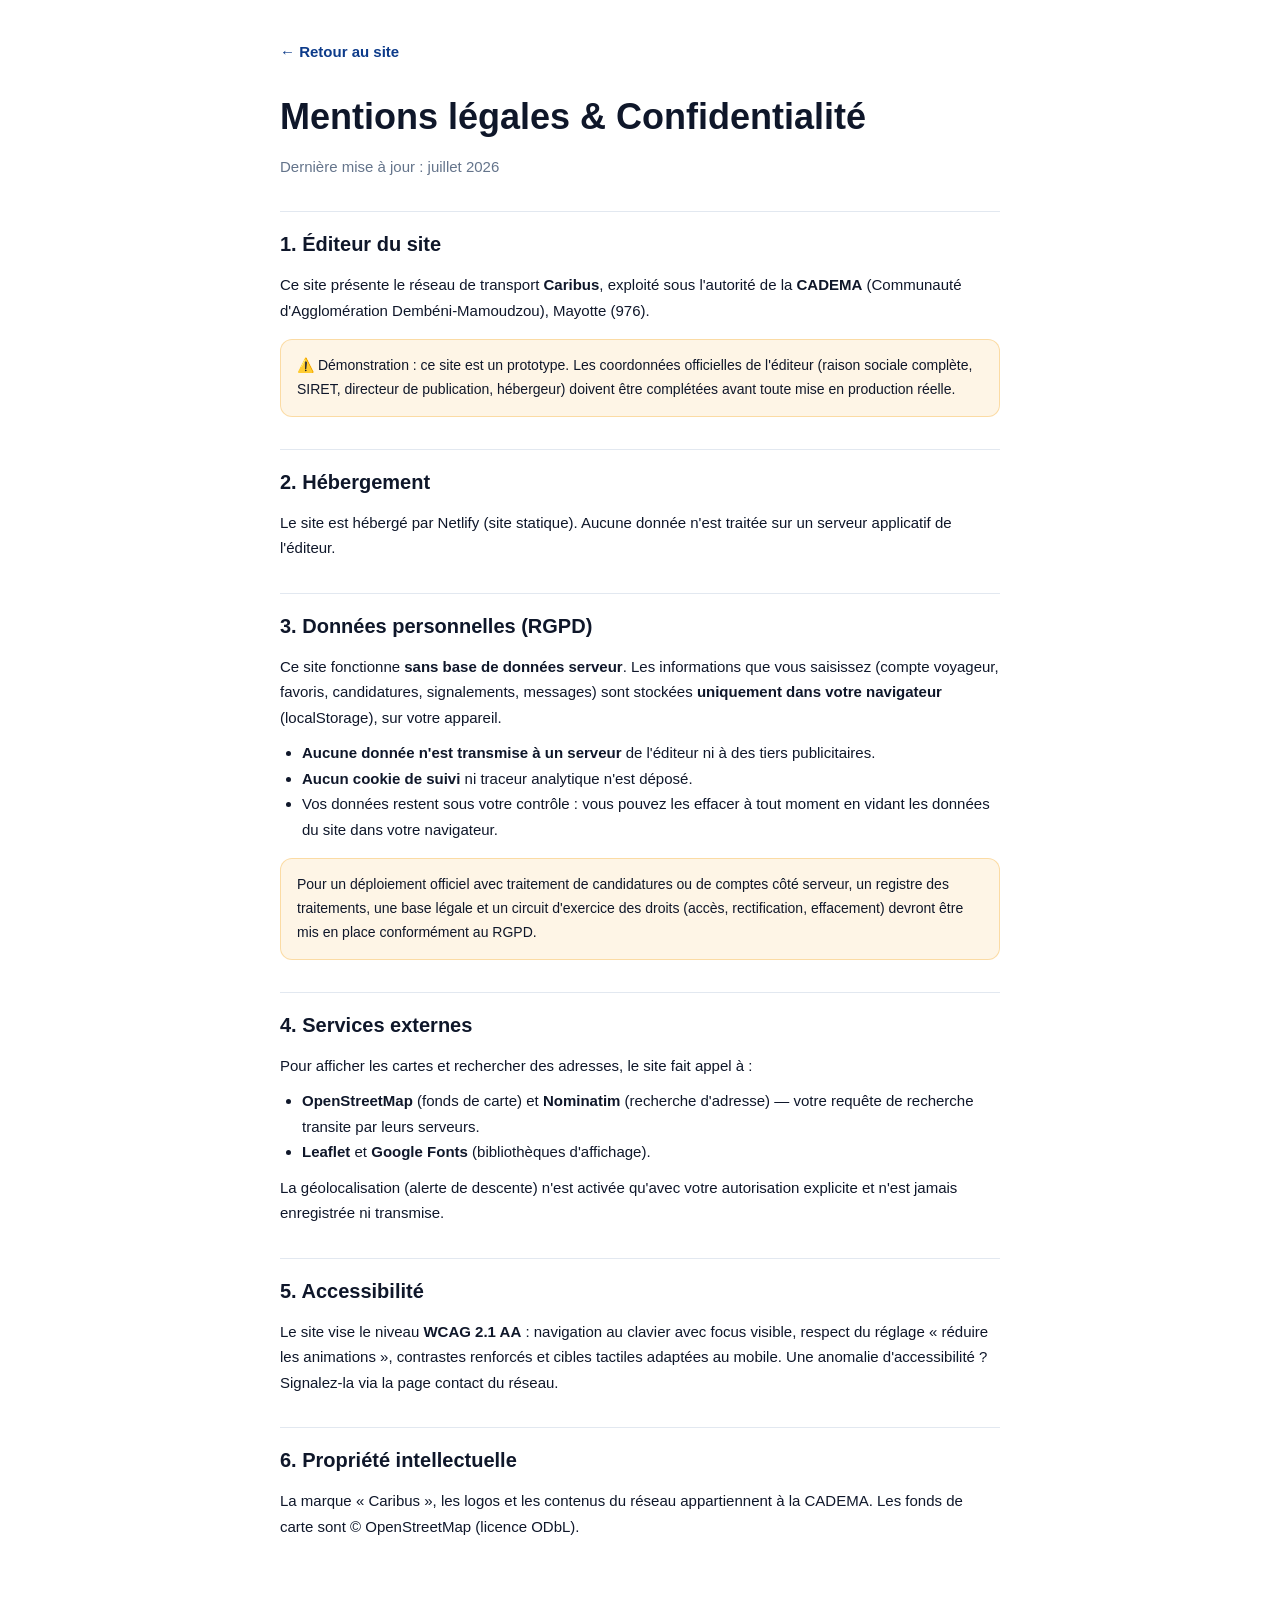
<file: legales.html>
<!DOCTYPE html>
<html lang="fr" data-theme="light">
<head>
  <meta charset="UTF-8">
  <meta name="viewport" content="width=device-width, initial-scale=1.0, viewport-fit=cover">
  <title>CADEMA — Mentions légales & Confidentialité</title>
  <meta name="description" content="Mentions légales, politique de confidentialité (RGPD) et déclaration d'accessibilité du site du réseau Caribus, CADEMA Mayotte.">
  <meta name="theme-color" content="#061a35">
  <link rel="icon" type="image/png" href="icon-192.png">
  <link rel="stylesheet" href="cadema.css">
  <style>
    .legal-wrap { max-width: 760px; margin: 0 auto; padding: 40px 20px 80px; }
    .legal-wrap h1 { font-size: clamp(26px, 5vw, 36px); font-weight: 800; margin-bottom: 8px; }
    .legal-wrap .legal-sub { color: var(--text-muted, #64748b); margin-bottom: 32px; }
    .legal-wrap h2 { font-size: 20px; font-weight: 700; margin: 32px 0 12px; padding-top: 16px; border-top: 1px solid var(--border, #e2e8f0); }
    .legal-wrap p, .legal-wrap li { line-height: 1.7; color: var(--text, #1e293b); }
    .legal-wrap ul { padding-left: 22px; margin: 10px 0; }
    .legal-wrap a { color: var(--blue, #1a56c4); }
    .legal-back { display: inline-flex; align-items: center; gap: 6px; margin-bottom: 24px; text-decoration: none; color: var(--blue, #1a56c4); font-weight: 600; }
    .legal-note { background: rgba(245,158,11,.1); border: 1px solid rgba(245,158,11,.3); border-radius: 12px; padding: 14px 16px; font-size: 14px; margin: 16px 0; }
  </style>
</head>
<body>
  <div class="legal-wrap">
    <a class="legal-back" href="index.html">← Retour au site</a>
    <h1>Mentions légales & Confidentialité</h1>
    <p class="legal-sub">Dernière mise à jour : juillet 2026</p>

    <h2>1. Éditeur du site</h2>
    <p>Ce site présente le réseau de transport <strong>Caribus</strong>, exploité sous l'autorité de la
    <strong>CADEMA</strong> (Communauté d'Agglomération Dembéni-Mamoudzou), Mayotte (976).</p>
    <p class="legal-note">⚠️ Démonstration : ce site est un prototype. Les coordonnées officielles de
    l'éditeur (raison sociale complète, SIRET, directeur de publication, hébergeur) doivent être
    complétées avant toute mise en production réelle.</p>

    <h2>2. Hébergement</h2>
    <p>Le site est hébergé par Netlify (site statique). Aucune donnée n'est traitée sur un serveur
    applicatif de l'éditeur.</p>

    <h2 id="confidentialite">3. Données personnelles (RGPD)</h2>
    <p>Ce site fonctionne <strong>sans base de données serveur</strong>. Les informations que vous
    saisissez (compte voyageur, favoris, candidatures, signalements, messages) sont stockées
    <strong>uniquement dans votre navigateur</strong> (localStorage), sur votre appareil.</p>
    <ul>
      <li><strong>Aucune donnée n'est transmise à un serveur</strong> de l'éditeur ni à des tiers
      publicitaires.</li>
      <li><strong>Aucun cookie de suivi</strong> ni traceur analytique n'est déposé.</li>
      <li>Vos données restent sous votre contrôle : vous pouvez les effacer à tout moment en vidant
      les données du site dans votre navigateur.</li>
    </ul>
    <p class="legal-note">Pour un déploiement officiel avec traitement de candidatures ou de comptes
    côté serveur, un registre des traitements, une base légale et un circuit d'exercice des droits
    (accès, rectification, effacement) devront être mis en place conformément au RGPD.</p>

    <h2>4. Services externes</h2>
    <p>Pour afficher les cartes et rechercher des adresses, le site fait appel à :</p>
    <ul>
      <li><strong>OpenStreetMap</strong> (fonds de carte) et <strong>Nominatim</strong> (recherche
      d'adresse) — votre requête de recherche transite par leurs serveurs.</li>
      <li><strong>Leaflet</strong> et <strong>Google Fonts</strong> (bibliothèques d'affichage).</li>
    </ul>
    <p>La géolocalisation (alerte de descente) n'est activée qu'avec votre autorisation explicite et
    n'est jamais enregistrée ni transmise.</p>

    <h2>5. Accessibilité</h2>
    <p>Le site vise le niveau <strong>WCAG 2.1 AA</strong> : navigation au clavier avec focus visible,
    respect du réglage « réduire les animations », contrastes renforcés et cibles tactiles adaptées au
    mobile. Une anomalie d'accessibilité ? Signalez-la via la page contact du réseau.</p>

    <h2>6. Propriété intellectuelle</h2>
    <p>La marque « Caribus », les logos et les contenus du réseau appartiennent à la CADEMA. Les fonds
    de carte sont © OpenStreetMap (licence ODbL).</p>
  </div>
</body>
</html>
</file>
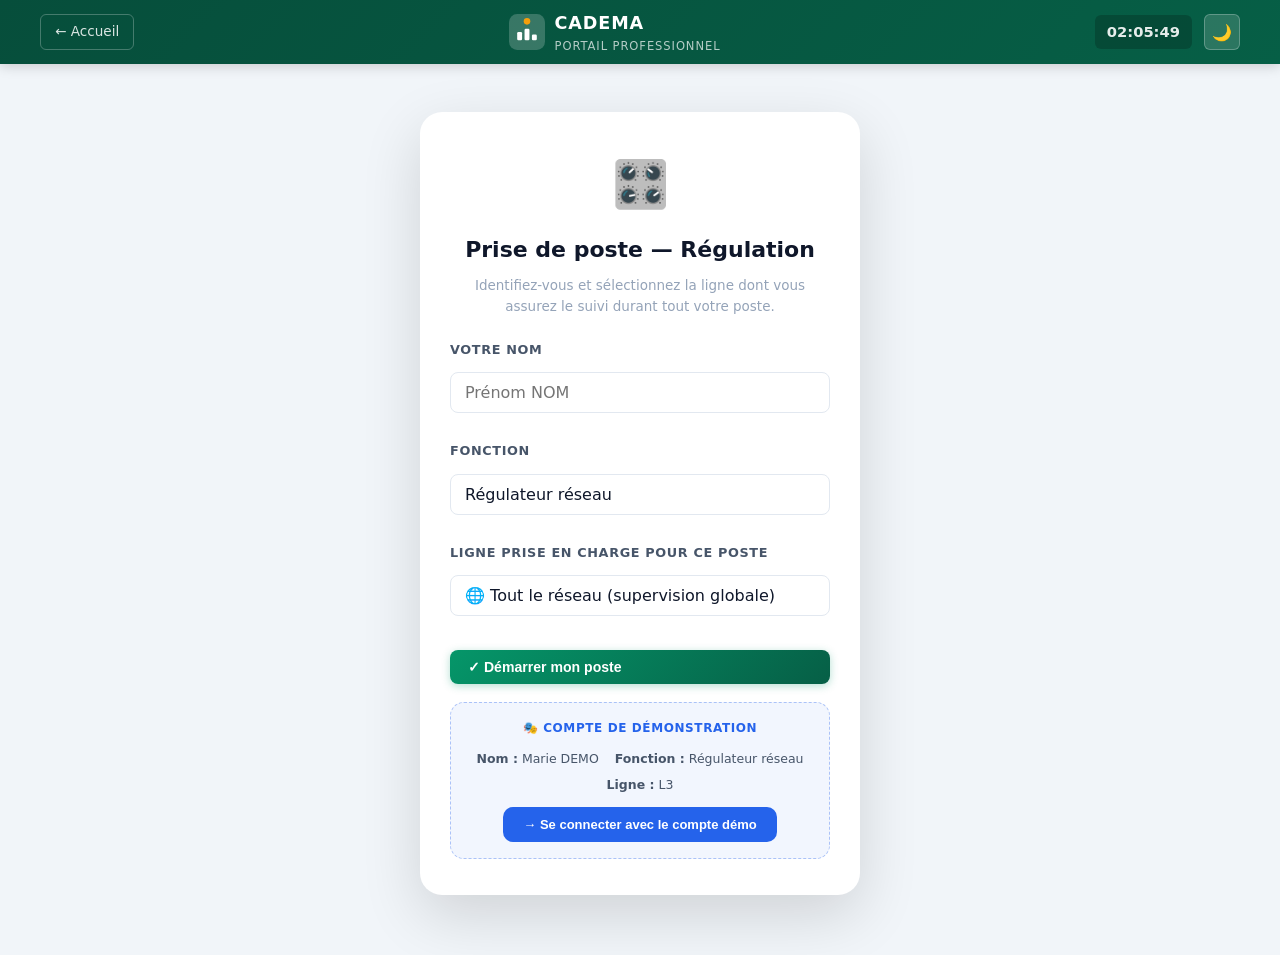
<file: pro.html>
<!DOCTYPE html>
<html lang="fr" data-theme="light">
<head>
  <meta charset="UTF-8">
  <meta name="viewport" content="width=device-width, initial-scale=1.0, viewport-fit=cover">
  <title>CADEMA — Portail Professionnel</title>
  <meta name="description" content="Espace interne de pilotage du réseau Caribus : tâches, agents, signalements et communication. Accès réservé au personnel CADEMA.">
  <meta name="robots" content="noindex, nofollow">
  <meta name="theme-color" content="#064e3b">
  <link rel="icon" type="image/png" href="icon-192.png">
  <link rel="apple-touch-icon" href="icon-192.png">
  <link rel="stylesheet" href="cadema.css">
  <link rel="stylesheet" href="portails.css">
</head>
<body class="portal-body-wrap">

<!-- HEADER PRO -->
<header class="portal-header pro-header">
  <div class="portal-header-inner">
    <a href="index.html" class="portal-back">← Accueil</a>
    <div class="portal-logo">
      <svg width="36" height="36" viewBox="0 0 44 44" fill="none">
        <rect width="44" height="44" rx="10" fill="rgba(255,255,255,0.2)"/>
        <rect x="10" y="22" width="6" height="10" rx="1.5" fill="#fff"/>
        <rect x="19" y="18" width="6" height="14" rx="1.5" fill="#fff"/>
        <rect x="28" y="25" width="6" height="7" rx="1.5" fill="#fff"/>
        <circle cx="22" cy="9" r="4" fill="#f59e0b"/>
      </svg>
      <div>
        <div class="portal-logo-name">CADEMA</div>
        <div class="portal-logo-sub">Portail Professionnel</div>
      </div>
    </div>
    <div style="display:flex;align-items:center;gap:12px">
      <div class="pro-shift-chip hidden" id="pro-shift-chip">
        <span class="pro-shift-line" id="pro-shift-line">—</span>
        <span class="pro-shift-name" id="pro-shift-name">—</span>
        <button class="pro-shift-end" onclick="logoutPro()" title="Fin de poste">⏻</button>
      </div>
      <div class="portal-clock" id="pro-clock">--:--:--</div>
      <button class="dark-toggle" onclick="toggleDark()" id="pro-dark-btn" title="Mode sombre">🌙</button>
    </div>
  </div>
</header>

<!-- IDENTIFICATION PROFESSIONNEL -->
<section class="pro-login-section" id="pro-login-section">
  <div class="pro-login-card">
    <div class="pro-login-icon">🎛️</div>
    <h2>Prise de poste — Régulation</h2>
    <p>Identifiez-vous et sélectionnez la ligne dont vous assurez le suivi durant tout votre poste.</p>
    <form class="pro-login-form" onsubmit="loginPro(event)">
      <div class="form-group">
        <label>Votre nom</label>
        <input type="text" id="p-nom" placeholder="Prénom NOM" required autocomplete="name">
      </div>
      <div class="form-group">
        <label>Fonction</label>
        <select id="p-role">
          <option value="Régulateur réseau">Régulateur réseau</option>
          <option value="Chef d'exploitation">Chef d'exploitation</option>
          <option value="Responsable maintenance">Responsable maintenance</option>
          <option value="Agent de contrôle">Agent de contrôle</option>
        </select>
      </div>
      <div class="form-group">
        <label>Ligne prise en charge pour ce poste</label>
        <!-- Options injectées depuis CADEMA_LINES (shared.js) : source unique -->
        <select id="p-ligne" required></select>
      </div>
      <button type="submit" class="btn-portal btn-pro-primary">✓ Démarrer mon poste</button>
    </form>
    <div class="demo-box">
      <div class="demo-box-head">🎭 Compte de démonstration</div>
      <div class="demo-box-creds">
        <span><strong>Nom :</strong> Marie DEMO</span>
        <span><strong>Fonction :</strong> Régulateur réseau</span>
        <span><strong>Ligne :</strong> L3</span>
      </div>
      <button type="button" class="demo-box-btn" onclick="loginProDemo()">→ Se connecter avec le compte démo</button>
    </div>
  </div>
</section>

<main class="pro-main hidden" id="pro-main">

  <!-- KPI BAR -->
  <div class="pro-kpi-bar">
    <div class="pro-kpi"><span class="pro-kpi-val" id="pkpi-todo">0</span><span class="pro-kpi-label">À faire</span></div>
    <div class="pro-kpi-sep"></div>
    <div class="pro-kpi"><span class="pro-kpi-val" id="pkpi-inprogress">0</span><span class="pro-kpi-label">En cours</span></div>
    <div class="pro-kpi-sep"></div>
    <div class="pro-kpi"><span class="pro-kpi-val" id="pkpi-done">0</span><span class="pro-kpi-label">Terminées</span></div>
    <div class="pro-kpi-sep"></div>
    <div class="pro-kpi"><span class="pro-kpi-val" id="pkpi-urgent">0</span><span class="pro-kpi-label">Urgentes</span></div>
    <div class="pro-kpi-actions">
      <button class="btn-portal btn-pro-primary" onclick="openTaskModal()">+ Nouvelle tâche</button>
    </div>
  </div>

  <!-- TABS -->
  <div class="pro-tabs">
    <button class="pro-tab active" onclick="switchTab('kanban', this)">📋 Tableau Kanban</button>
    <button class="pro-tab" onclick="switchTab('liste', this)">📄 Liste des tâches</button>
    <button class="pro-tab" onclick="switchTab('agents', this)">👥 Agents &amp; Affectations</button>
    <button class="pro-tab" onclick="switchTab('signalements', this)">🚨 Signalements chauffeurs</button>
    <button class="pro-tab" onclick="switchTab('candidatures', this)">🧑‍✈️ Candidatures <span class="cand-badge" id="cand-count-badge">0</span></button>
    <button class="pro-tab" onclick="switchTab('comm', this)">📡 Communication <span class="cand-badge" id="comm-count-badge" style="background:#059669">0</span></button>
    <button class="pro-tab" onclick="switchTab('incidents', this)">🚧 Incidents usagers <span class="cand-badge" id="userinc-badge" style="background:#dc2626">0</span></button>
  </div>

  <!-- ── KANBAN ── -->
  <div id="tab-kanban" class="pro-tab-content active">
    <div class="kanban-board">
      <div class="kanban-col">
        <div class="kanban-col-header todo-header">
          <span>📥 À faire</span>
          <span class="kanban-count" id="k-todo-count">0</span>
        </div>
        <div class="kanban-cards" id="k-todo" ondragover="event.preventDefault()" ondrop="dropCard(event,'todo')"></div>
        <button class="kanban-add-btn" onclick="openTaskModal('todo')">+ Ajouter une tâche</button>
      </div>
      <div class="kanban-col">
        <div class="kanban-col-header inprog-header">
          <span>⚙️ En cours</span>
          <span class="kanban-count" id="k-inprogress-count">0</span>
        </div>
        <div class="kanban-cards" id="k-inprogress" ondragover="event.preventDefault()" ondrop="dropCard(event,'inprogress')"></div>
        <button class="kanban-add-btn" onclick="openTaskModal('inprogress')">+ Ajouter</button>
      </div>
      <div class="kanban-col">
        <div class="kanban-col-header done-header">
          <span>✅ Terminé</span>
          <span class="kanban-count" id="k-done-count">0</span>
        </div>
        <div class="kanban-cards" id="k-done" ondragover="event.preventDefault()" ondrop="dropCard(event,'done')"></div>
      </div>
    </div>
  </div>

  <!-- ── LISTE ── -->
  <div id="tab-liste" class="pro-tab-content">
    <div class="pro-toolbar">
      <input class="search-input" type="text" placeholder="Rechercher une tâche…" oninput="filterTasks(this.value)">
      <select class="filter-select" onchange="filterTasksByStatus(this.value)">
        <option value="all">Tous les statuts</option>
        <option value="todo">À faire</option>
        <option value="inprogress">En cours</option>
        <option value="done">Terminé</option>
      </select>
      <select class="filter-select" onchange="filterTasksByPriority(this.value)">
        <option value="all">Toutes priorités</option>
        <option value="high">🔴 Urgente</option>
        <option value="medium">🟡 Normale</option>
        <option value="low">🟢 Basse</option>
      </select>
    </div>
    <div class="card">
      <table class="data-table">
        <thead>
          <tr>
            <th>Tâche</th>
            <th>Catégorie</th>
            <th>Assigné à</th>
            <th>Priorité</th>
            <th>Échéance</th>
            <th>Statut</th>
            <th>Actions</th>
          </tr>
        </thead>
        <tbody id="tasks-tbody"></tbody>
      </table>
    </div>
  </div>

  <!-- ── AGENTS ── -->
  <div id="tab-agents" class="pro-tab-content">
    <div class="agents-grid" id="agents-grid"></div>
  </div>

  <!-- ── SIGNALEMENTS CHAUFFEURS ── -->
  <div id="tab-signalements" class="pro-tab-content">
    <div class="sig-toolbar">
      <select class="filter-select" onchange="filterSignalements(this.value)">
        <option value="all">Tous les signalements</option>
        <option value="open">🔴 Non traités</option>
        <option value="resolved">✅ Traités</option>
      </select>
      <button class="btn-portal btn-sm btn-outline" id="notif-btn" onclick="enableNotifs()">🔔 Activer les alertes</button>
    </div>
    <div class="signalements-list" id="signalements-list"></div>
  </div>

  <!-- ── CANDIDATURES CHAUFFEURS ── -->
  <div id="tab-candidatures" class="pro-tab-content">
    <div class="sig-toolbar">
      <select class="filter-select" onchange="filterCandidatures(this.value)">
        <option value="all">Toutes les candidatures</option>
        <option value="nouvelle">🔵 Nouvelles</option>
        <option value="encours">🟡 En cours d'étude</option>
        <option value="acceptee">✅ Acceptées</option>
        <option value="refusee">❌ Refusées</option>
      </select>
      <button class="btn-portal btn-pro-primary" onclick="openAdhesionModal()">+ Demande d'adhésion chauffeur</button>
    </div>
    <h3 class="section-label" style="margin-top:26px">📝 Inscriptions Espace Agents <span class="cand-badge" id="insc-count-badge" style="background:#0e7490">0</span></h3>
    <div class="candidatures-list" id="inscriptions-list"></div>

    <h3 class="section-label" style="margin-top:26px">🚌 Candidatures chauffeurs</h3>
    <div class="candidatures-list" id="candidatures-list"></div>
  </div>

  <!-- ── COMMUNICATION RÉGULATION ↔ CHAUFFEURS ── -->
  <div id="tab-comm" class="pro-tab-content">
    <div class="comm-layout">
      <div class="comm-compose-card">
        <h3 class="section-label">📤 Transmettre une information aux chauffeurs</h3>
        <form onsubmit="sendProMessage(event)">
          <div class="form-row">
            <div class="form-group">
              <label>Destinataires</label>
              <!-- Options injectées depuis CADEMA_LINES (shared.js) -->
              <select id="m-ligne" onchange="setActiveConv(this.value)"></select>
            </div>
            <div class="form-group">
              <label>Nature du message</label>
              <select id="m-type">
                <option value="info">ℹ️ Information</option>
                <option value="warning">⚠️ Alerte / Consigne</option>
                <option value="ok">✅ Bonne nouvelle</option>
              </select>
            </div>
          </div>
          <div class="form-group">
            <label>Message</label>
            <textarea id="m-text" rows="3" placeholder="ex : Travaux RN1 dès 14h, itinéraire de délestage via M'Tsapéré pour les lignes L1 et L3…" required></textarea>
          </div>
          <button type="submit" class="btn-portal btn-pro-primary" style="width:100%">📡 Envoyer aux chauffeurs</button>
        </form>
      </div>
      <div class="comm-thread-card">
        <h3 class="section-label">💬 Conversations</h3>
        <div class="conv-list" id="conv-list"></div>
        <div class="conv-thread-head" id="conv-thread-head">Sélectionnez une conversation</div>
        <div class="comm-thread" id="comm-thread"></div>
      </div>
    </div>
  </div>

  <!-- ── INCIDENTS USAGERS À VÉRIFIER ── -->
  <div id="tab-incidents" class="pro-tab-content">
    <div class="sig-toolbar">
      <select class="filter-select" onchange="filterUserIncidents(this.value)">
        <option value="pending">🕐 À vérifier</option>
        <option value="validated">✅ Validés</option>
        <option value="rejected">❌ Rejetés</option>
        <option value="all">Tous</option>
      </select>
      <span class="userinc-hint" id="userinc-scope">Signalements des voyageurs · votre ligne</span>
    </div>
    <div class="candidatures-list" id="userinc-list"></div>
  </div>

</main>

<!-- Toast -->
<div class="toast-container" id="toast-container"></div>

<!-- Modal nouvelle tâche -->
<div class="modal-overlay" id="task-modal" onclick="if(event.target===this)closeTaskModal()">
  <div class="modal">
    <div class="modal-header">
      <h3 id="task-modal-title">Nouvelle tâche</h3>
      <button onclick="closeTaskModal()">&times;</button>
    </div>
    <form onsubmit="saveTask(event)">
      <div class="form-group">
        <label>Intitulé de la tâche</label>
        <input type="text" id="t-titre" placeholder="ex: Vérification freins bus n°14" required>
      </div>
      <div class="task-suggestions" id="task-suggestions">
        <div class="task-sug-head" id="task-sug-head">💡 Suggestions</div>
        <div class="task-sug-list" id="task-sug-list"></div>
      </div>
      <div class="form-row">
        <div class="form-group">
          <label>Catégorie</label>
          <select id="t-categorie">
            <option value="maintenance">🔧 Maintenance</option>
            <option value="controle">🔍 Contrôle</option>
            <option value="admin">📄 Administratif</option>
            <option value="formation">🎓 Formation</option>
            <option value="terrain">🗺️ Terrain</option>
            <option value="securite">🛡️ Sécurité</option>
          </select>
        </div>
        <div class="form-group">
          <label>Priorité</label>
          <select id="t-priorite">
            <option value="low">🟢 Basse</option>
            <option value="medium" selected>🟡 Normale</option>
            <option value="high">🔴 Urgente</option>
          </select>
        </div>
      </div>
      <div class="form-row">
        <div class="form-group">
          <label>Assigné à</label>
          <select id="t-agent" onchange="updateTaskSuggestions()">
            <option value="Non assigné">— Non assigné —</option>
            <option value="Marie Abdallah">Marie Abdallah</option>
            <option value="Omar Soilihi">Omar Soilihi</option>
            <option value="Fatouma Nassuf">Fatouma Nassuf</option>
            <option value="Said Hamidou">Said Hamidou</option>
            <option value="Zoubeida Ali">Zoubeida Ali</option>
          </select>
        </div>
        <div class="form-group">
          <label>Échéance</label>
          <input type="date" id="t-echeance">
        </div>
      </div>
      <div class="form-group">
        <label>Description</label>
        <textarea id="t-desc" rows="3" placeholder="Détails supplémentaires…"></textarea>
      </div>
      <input type="hidden" id="t-status" value="todo">
      <input type="hidden" id="t-edit-id" value="">
      <div class="modal-actions">
        <button type="button" class="btn btn-secondary" onclick="closeTaskModal()">Annuler</button>
        <button type="submit" class="btn btn-primary" id="t-submit-btn">Créer la tâche</button>
      </div>
    </form>
  </div>
</div>

<!-- Modal demande d'adhésion chauffeur -->
<div class="modal-overlay" id="adhesion-modal" onclick="if(event.target===this)closeAdhesionModal()">
  <div class="modal">
    <div class="modal-header">
      <h3>🧑‍✈️ Demande d'adhésion chauffeur</h3>
      <button onclick="closeAdhesionModal()">&times;</button>
    </div>
    <form onsubmit="submitAdhesion(event)">
      <div class="form-row">
        <div class="form-group">
          <label>Nom complet du chauffeur *</label>
          <input type="text" id="a-nom" placeholder="Prénom NOM" required>
        </div>
        <div class="form-group">
          <label>Téléphone *</label>
          <input type="tel" id="a-tel" placeholder="06 39 XX XX XX" required>
        </div>
      </div>
      <div class="form-row">
        <div class="form-group">
          <label>Email *</label>
          <input type="email" id="a-email" placeholder="chauffeur@email.com" required>
        </div>
        <div class="form-group">
          <label>Commune *</label>
          <input type="text" id="a-commune" placeholder="ex: Koungou" required>
        </div>
      </div>
      <div class="form-row">
        <div class="form-group">
          <label>N° permis D *</label>
          <input type="text" id="a-permis" placeholder="Numéro du permis" required>
        </div>
        <div class="form-group">
          <label>FIMO / FCO Voyageurs</label>
          <select id="a-fimo">
            <option value="oui">✅ Valide</option>
            <option value="bientot">🕐 En cours</option>
            <option value="non">❌ Non</option>
          </select>
        </div>
      </div>
      <div class="form-group">
        <label>Expérience & motivations</label>
        <textarea id="a-exp" rows="3" placeholder="Parcours, années d'expérience, réseaux…"></textarea>
      </div>

      <div class="cand-docs">
        <h3 class="cand-docs-title">📎 Documents</h3>
        <div class="cand-docs-grid">
          <label class="doc-drop" id="drop-a-photo">
            <input type="file" accept="image/*" onchange="attachDoc('a-photo', this)" hidden>
            <span class="doc-icon">🪪</span>
            <span class="doc-label">Photo d'identité *</span>
            <span class="doc-status" id="status-a-photo">Joindre</span>
          </label>
          <label class="doc-drop" id="drop-a-cv">
            <input type="file" accept=".pdf,image/*" onchange="attachDoc('a-cv', this)" hidden>
            <span class="doc-icon">📄</span>
            <span class="doc-label">CV *</span>
            <span class="doc-status" id="status-a-cv">PDF ou photo</span>
          </label>
          <label class="doc-drop" id="drop-a-permisdoc">
            <input type="file" accept=".pdf,image/*" onchange="attachDoc('a-permisdoc', this)" hidden>
            <span class="doc-icon">🚦</span>
            <span class="doc-label">Permis D *</span>
            <span class="doc-status" id="status-a-permisdoc">PDF ou photo</span>
          </label>
          <label class="doc-drop" id="drop-a-fimodoc">
            <input type="file" accept=".pdf,image/*" onchange="attachDoc('a-fimodoc', this)" hidden>
            <span class="doc-icon">🎓</span>
            <span class="doc-label">FIMO / FCO</span>
            <span class="doc-status" id="status-a-fimodoc">Facultatif</span>
          </label>
        </div>
      </div>

      <div class="modal-actions">
        <button type="button" class="btn btn-secondary" onclick="closeAdhesionModal()">Annuler</button>
        <button type="submit" class="btn btn-primary">📤 Soumettre la demande</button>
      </div>
    </form>
  </div>
</div>

<script src="shared.js"></script>
<script>
'use strict';

// ── Clock & Dark mode ──
setInterval(() => {
  const el = document.getElementById('pro-clock');
  if (el) el.textContent = new Date().toLocaleTimeString('fr-FR');
}, 1000);

function toggleDark() {
  const html = document.documentElement;
  const dark = html.getAttribute('data-theme') === 'dark';
  html.setAttribute('data-theme', dark ? 'light' : 'dark');
  document.getElementById('pro-dark-btn').textContent = dark ? '🌙' : '☀️';
  localStorage.setItem('cadema_theme', dark ? 'light' : 'dark');
}
(function initTheme() {
  if (localStorage.getItem('cadema_theme') === 'dark') {
    document.documentElement.setAttribute('data-theme','dark');
    const b = document.getElementById('pro-dark-btn');
    if (b) b.textContent = '☀️';
  }
})();

// ── Prise de poste (identification + ligne prise en charge) ──
// Lignes officielles : CADEMA_LINES (shared.js) — plus de liste locale divergente.
populateLineSelect(document.getElementById('p-ligne'),
  { extra: [{ value:'ALL', label:'🌐 Tout le réseau (supervision globale)' }] });
populateLineSelect(document.getElementById('m-ligne'),
  { extra: [{ value:'ALL', label:'🌐 Tous les chauffeurs' },
            { value:'TEAM', label:'👥 Équipe agents (technique, contrôle, entretien…)' }] });
let proInfo = null;

function loginPro(e) {
  if (e) e.preventDefault();
  proInfo = {
    nom:   document.getElementById('p-nom').value.trim() || 'Régulateur',
    role:  document.getElementById('p-role').value,
    ligne: document.getElementById('p-ligne').value
  };
  applyPoste();
  toast(`Bon poste, ${proInfo.nom.split(' ')[0]} ! Ligne suivie : ${proInfo.ligne === 'ALL' ? 'tout le réseau' : proInfo.ligne}.`, 'success');
}

function loginProDemo() {
  document.getElementById('p-nom').value = 'Marie DEMO';
  document.getElementById('p-role').value = 'Régulateur réseau';
  document.getElementById('p-ligne').value = '3';
  loginPro();
}

function applyPoste() {
  document.getElementById('pro-login-section').classList.add('hidden');
  document.getElementById('pro-main').classList.remove('hidden');

  const chip = document.getElementById('pro-shift-chip');
  chip.classList.remove('hidden');
  document.getElementById('pro-shift-line').textContent = proInfo.ligne === 'ALL' ? '🌐 Réseau' : proInfo.ligne;
  document.getElementById('pro-shift-name').textContent = proInfo.nom;

  // Recharge les vues qui dépendent de la ligne prise en charge
  renderSignalements();
  renderUserIncidents();
  updateUserIncBadge();
  updateKPIs();

  // Pré-cible la ligne du poste dans le formulaire de communication
  const mLigne = document.getElementById('m-ligne');
  if (mLigne && proInfo.ligne !== 'ALL') { mLigne.value = proInfo.ligne; activeConv = proInfo.ligne; }
  renderConvList();
  renderCommThread();
  updateCommBadge();
}

function logoutPro() {
  if (!confirm('Confirmer la fin de poste ? Vous reviendrez à l\'écran d\'identification.')) return;
  proInfo = null;
  document.getElementById('pro-main').classList.add('hidden');
  document.getElementById('pro-shift-chip').classList.add('hidden');
  document.getElementById('pro-login-section').classList.remove('hidden');
  toast('Fin de poste enregistrée. Bonne journée !', 'info');
}

// Un signalement concerne-t-il la ligne prise en charge par le professionnel ?
function isMaLigne(s) {
  return !proInfo || proInfo.ligne === 'ALL' || s.ligne === proInfo.ligne;
}

// ── Données ──
let taskIdCtr = 0;
const catIcons = { maintenance:'🔧', controle:'🔍', admin:'📄', formation:'🎓', terrain:'🗺️', securite:'🛡️' };

let tasks = [
  { id:++taskIdCtr, titre:'Vérification freins bus n°14',       categorie:'maintenance', priorite:'high',   agent:'Marie Abdallah',  echeance:'2026-06-28', desc:'Suite à signalement chauffeur. Intervention prioritaire.', status:'todo' },
  { id:++taskIdCtr, titre:'Formation sécurité incendie',         categorie:'formation',   priorite:'medium', agent:'Omar Soilihi',    echeance:'2026-07-05', desc:'Session obligatoire pour les nouvelles recrues.', status:'todo' },
  { id:++taskIdCtr, titre:'Audit arrêts accessibilité PMR',      categorie:'controle',    priorite:'medium', agent:'Fatouma Nassuf',  echeance:'2026-07-10', desc:'Vérifier la conformité de 12 arrêts prioritaires.', status:'inprogress' },
  { id:++taskIdCtr, titre:'Renouvellement permis D — Said H.',   categorie:'admin',       priorite:'high',   agent:'Said Hamidou',    echeance:'2026-07-01', desc:'Permis expirant le 01/07. Démarches en cours.', status:'inprogress' },
  { id:++taskIdCtr, titre:'Nettoyage et désinfection bus n°8',   categorie:'maintenance', priorite:'low',    agent:'Zoubeida Ali',    echeance:'2026-06-30', desc:'Désinfection mensuelle réglementaire.', status:'done' },
  { id:++taskIdCtr, titre:'Rapport ponctualité juin 2026',       categorie:'admin',       priorite:'medium', agent:'Marie Abdallah',  echeance:'2026-07-03', desc:'Synthèse mensuelle à envoyer à la direction.', status:'todo' },
  { id:++taskIdCtr, titre:'Remplacement pneus bus n°6',          categorie:'maintenance', priorite:'high',   agent:'Omar Soilihi',    echeance:'2026-06-29', desc:'Usure critique constatée lors du dernier contrôle.', status:'todo' },
  { id:++taskIdCtr, titre:'Mise à jour affichages en bus',        categorie:'terrain',    priorite:'low',    agent:'Fatouma Nassuf',  echeance:'2026-07-15', desc:'Nouveaux horaires estivaux à afficher.', status:'done' },
];

// Synchronisation des tâches avec l'Espace Agents (stockage partagé)
(function loadSharedTasks() {
  try {
    const saved = JSON.parse(localStorage.getItem('cadema_tasks') || 'null');
    if (Array.isArray(saved) && saved.length) {
      tasks = saved;
      taskIdCtr = Math.max(0, ...tasks.map(t => t.id));
    } else {
      localStorage.setItem('cadema_tasks', JSON.stringify(tasks));
    }
  } catch {}
})();
function persistTasks() {
  localStorage.setItem('cadema_tasks', JSON.stringify(tasks));
}

const agents = [
  { nom:'Marie Abdallah',  role:'Responsable maintenance', avatar:'MA', actif:true  },
  { nom:'Omar Soilihi',    role:'Agent technique',          avatar:'OS', actif:true  },
  { nom:'Fatouma Nassuf',  role:'Contrôleur réseau',        avatar:'FN', actif:true  },
  { nom:'Said Hamidou',    role:'Chauffeur / Agent terrain', avatar:'SH', actif:false },
  { nom:'Zoubeida Ali',    role:'Agente d\'entretien',      avatar:'ZA', actif:true  },
];

const signalements = [
  { id:'SIG-001', time:'07:42', chauffeur:'Ahmed Ben Said', badge:'CH-008', ligne:'3', bus:'BUS-03', type:'retard',    urgence:'medium', lieu:'RN1 — km 4 Dembéni',      desc:'Accident sur la RN1 bloquant la circulation. Retard estimé 25 min.', status:'open' },
  { id:'SIG-002', time:'09:15', chauffeur:'Noura Abdou',    badge:'CH-014', ligne:'2H', bus:'BUS-07', type:'route',     urgence:'high',   lieu:'Route Koungou — Tsoundzou', desc:'Route impraticable suite aux pluies. Demande de suspension temporaire.', status:'open' },
  { id:'SIG-003', time:'11:03', chauffeur:'Ismail Saïd',   badge:'CH-042', ligne:'1N', bus:'BUS-14', type:'panne',     urgence:'high',   lieu:'Arrêt Kawéni Nord',         desc:'Panne mécanique — moteur surchauffé. Bus immobilisé. Remplacement demandé.', status:'open' },
  { id:'SIG-004', time:'14:30', chauffeur:'Halima Attoumani', badge:'CH-021', ligne:'1S', bus:'BUS-05', type:'passager', urgence:'low', lieu:'Mamoudzou Centre',          desc:'Passager sans titre de transport refusant de descendre. Incident clos.', status:'resolved' },
];

// ── Tabs ──
function switchTab(id, btn) {
  document.querySelectorAll('.pro-tab-content').forEach(t => t.classList.remove('active'));
  document.querySelectorAll('.pro-tab').forEach(b => b.classList.remove('active'));
  document.getElementById('tab-' + id).classList.add('active');
  btn.classList.add('active');
  if (id === 'kanban')        renderKanban();
  if (id === 'liste')         renderTasksList();
  if (id === 'agents')        renderAgents();
  if (id === 'signalements')  renderSignalements();
  if (id === 'candidatures')  { renderCandidatures(); updateCandBadge(); renderAgentInscriptions(); }
  if (id === 'comm')          { renderConvList(); renderCommThread(); markCommRead(); }
  if (id === 'incidents')     { renderUserIncidents(); markUserIncSeen(); }
}

// ── KPIs ──
function updateKPIs() {
  document.getElementById('pkpi-todo').textContent       = tasks.filter(t=>t.status==='todo').length;
  document.getElementById('pkpi-inprogress').textContent = tasks.filter(t=>t.status==='inprogress').length;
  document.getElementById('pkpi-done').textContent       = tasks.filter(t=>t.status==='done').length;
  document.getElementById('pkpi-urgent').textContent     = tasks.filter(t=>t.priorite==='high'&&t.status!=='done').length;
}

// ── Kanban ──
function renderKanban() {
  const cols = ['todo','inprogress','done'];
  cols.forEach(status => {
    const el   = document.getElementById('k-' + status);
    const cnt  = document.getElementById('k-' + status + '-count');
    const list = tasks.filter(t => t.status === status);
    if (cnt) cnt.textContent = list.length;
    if (!el) return;
    el.innerHTML = list.map(t => `
      <div class="kanban-card prio-${t.priorite}" draggable="true"
           ondragstart="dragCard(event,${t.id})" onclick="editTask(${t.id})">
        <div class="kc-header">
          <span class="kc-cat">${catIcons[t.categorie]||'📋'} ${t.categorie}</span>
          <span class="kc-prio prio-pill-${t.priorite}">${t.priorite==='high'?'🔴':t.priorite==='medium'?'🟡':'🟢'}</span>
        </div>
        <div class="kc-titre">${esc(t.titre)}</div>
        ${t.desc ? `<div class="kc-desc">${esc(t.desc.slice(0,60))}${t.desc.length>60?'…':''}</div>` : ''}
        <div class="kc-footer">
          <span class="kc-agent" title="${esc(t.agent)}">👤 ${esc(t.agent.split(' ')[0])}</span>
          ${t.echeance ? `<span class="kc-date ${isOverdue(t)&&t.status!=='done'?'overdue':''}">${fmtDate(t.echeance)}</span>` : ''}
        </div>
        <div class="kc-actions" onclick="event.stopPropagation()">
          ${status !== 'inprogress' && status !== 'done' ? `<button class="kc-btn" onclick="moveTask(${t.id},'inprogress')">▶ En cours</button>` : ''}
          ${status === 'inprogress' ? `<button class="kc-btn kc-btn-green" onclick="moveTask(${t.id},'done')">✓ Terminer</button>` : ''}
          <button class="kc-btn kc-btn-red" onclick="deleteTask(${t.id})">🗑</button>
        </div>
      </div>`).join('') || `<div class="kanban-empty">Aucune tâche</div>`;
  });
}

let draggedId = null;
function dragCard(e, id)  { draggedId = id; e.dataTransfer.effectAllowed = 'move'; }
function dropCard(e, status) {
  if (!draggedId) return;
  const t = tasks.find(t => t.id === draggedId);
  if (t) { t.status = status; persistTasks(); renderKanban(); updateKPIs(); toast(`Tâche déplacée vers "${statusLabel(status)}".`, 'info'); }
  draggedId = null;
}

function moveTask(id, status) {
  const t = tasks.find(t => t.id === id);
  if (t) { t.status = status; persistTasks(); renderKanban(); renderTasksList(); updateKPIs(); toast(`Tâche "${t.titre.slice(0,30)}" → ${statusLabel(status)}`, 'success'); }
}

function statusLabel(s) { return s==='todo'?'À faire':s==='inprogress'?'En cours':'Terminé'; }

// ── Liste tâches ──
let listText = '', listStatus = 'all', listPriority = 'all';

function renderTasksList() {
  const tbody = document.getElementById('tasks-tbody');
  if (!tbody) return;
  let list = tasks;
  if (listText)               list = list.filter(t => t.titre.toLowerCase().includes(listText.toLowerCase()) || t.agent.toLowerCase().includes(listText.toLowerCase()));
  if (listStatus !== 'all')   list = list.filter(t => t.status === listStatus);
  if (listPriority !== 'all') list = list.filter(t => t.priorite === listPriority);
  if (!list.length) { tbody.innerHTML = `<tr><td colspan="7" style="text-align:center;padding:28px;color:var(--gray-400)">Aucune tâche trouvée.</td></tr>`; return; }
  const prioLabel = { high:'<span class="pill pill-red">🔴 Urgente</span>', medium:'<span class="pill pill-orange">🟡 Normale</span>', low:'<span class="pill pill-green">🟢 Basse</span>' };
  const stLabel   = { todo:'<span class="pill pill-gray">À faire</span>', inprogress:'<span class="pill pill-blue">En cours</span>', done:'<span class="pill pill-green">Terminé</span>' };
  tbody.innerHTML = list.map(t => `
    <tr>
      <td style="font-weight:600;max-width:200px">${catIcons[t.categorie]||'📋'} ${esc(t.titre)}</td>
      <td>${esc(t.categorie)}</td>
      <td>👤 ${esc(t.agent)}</td>
      <td>${prioLabel[t.priorite]||t.priorite}</td>
      <td class="${isOverdue(t)&&t.status!=='done'?'overdue-text':''}">${t.echeance ? fmtDate(t.echeance) : '—'}</td>
      <td>${stLabel[t.status]||t.status}</td>
      <td>
        <button class="btn btn-sm btn-secondary" onclick="editTask(${t.id})">✏</button>
        <button class="btn btn-sm btn-danger" onclick="deleteTask(${t.id})" style="margin-left:4px">🗑</button>
      </td>
    </tr>`).join('');
}

function filterTasks(v)          { listText = v;     renderTasksList(); }
function filterTasksByStatus(v)  { listStatus = v;   renderTasksList(); }
function filterTasksByPriority(v){ listPriority = v; renderTasksList(); }

// ── Agents ──
function renderAgents() {
  const el = document.getElementById('agents-grid');
  if (!el) return;
  el.innerHTML = agents.map(a => {
    const myTasks = tasks.filter(t => t.agent === a.nom && t.status !== 'done');
    return `
    <div class="agent-card">
      <div class="agent-card-top">
        <div class="agent-card-avatar">${a.avatar}</div>
        <div>
          <div class="agent-card-name">${esc(a.nom)}</div>
          <div class="agent-card-role">${esc(a.role)}</div>
        </div>
        <span class="agent-status-dot ${a.actif ? 'actif':'inactif'}">${a.actif?'En service':'Hors service'}</span>
      </div>
      <div class="agent-tasks-label">Tâches en cours (${myTasks.length})</div>
      <div class="agent-tasks-list">
        ${myTasks.length
          ? myTasks.map(t => `<div class="agent-task-item prio-${t.priorite}"><span>${catIcons[t.categorie]||''} ${esc(t.titre)}</span><span class="kc-prio prio-pill-${t.priorite}">${t.priorite==='high'?'🔴':t.priorite==='medium'?'🟡':'🟢'}</span></div>`).join('')
          : '<div class="agent-no-task">Aucune tâche active</div>'}
      </div>
      <button class="btn-portal btn-sm btn-outline" style="width:100%;margin-top:12px" onclick="openTaskModal('todo','${a.nom}')">+ Assigner une tâche</button>
    </div>`}).join('');
}

// ── Signalements chauffeurs ──
let sigFilter = 'all';
// Signalements envoyés en direct depuis le portail chauffeur (stockage partagé)
function getLiveSignalements() {
  try { return JSON.parse(localStorage.getItem('cadema_signalements') || '[]'); }
  catch { return []; }
}
function allSignalements() {
  return [...getLiveSignalements(), ...signalements];
}

function renderSignalements(filter) {
  if (filter !== undefined) sigFilter = filter;
  const el = document.getElementById('signalements-list');
  if (!el) return;
  const merged = allSignalements();
  let list = sigFilter === 'all' ? merged : merged.filter(s => s.status === sigFilter);

  // Priorité à la ligne prise en charge : ses signalements remontent en tête
  if (proInfo && proInfo.ligne !== 'ALL') {
    list = [...list].sort((a, b) => (isMaLigne(b) - isMaLigne(a)));
  }

  const typeLabels = { retard:'⏱ Retard', route:'🚧 Route bloquée', panne:'🔧 Panne', passager:'👤 Incident passager', accident:'🚨 Accident', porte:'🚪 Porte', climatisation:'❄️ Clim', autre:'📝 Autre' };
  const renfortBadge = { oui:'🚌 Bus de remplacement demandé', urgence:'🚨 Secours demandés' };
  el.innerHTML = list.map(s => {
    const maLigne = proInfo && proInfo.ligne !== 'ALL' && s.ligne === proInfo.ligne;
    return `
    <div class="sig-card ${s.status==='resolved'?'sig-resolved':''} ${maLigne?'sig-ma-ligne':''}">
      <div class="sig-card-header">
        <span class="sig-id">${s.id}</span>
        <span class="sig-type">${typeLabels[s.type]||s.type}</span>
        <span class="urg-pill urg-${s.urgence}">${s.urgence==='high'?'🔴 Urgent':s.urgence==='medium'?'🟡 Moyen':'🟢 Faible'}</span>
        ${maLigne ? '<span class="sig-ma-ligne-tag">⭐ Ma ligne</span>' : ''}
        <span class="sig-time">${s.date ? s.date + ' ' : ''}${s.time}</span>
        <span class="sig-status-badge ${s.status==='resolved'?'resolved':'open'}">${s.status==='resolved'?'✅ Traité':'🔴 Non traité'}</span>
      </div>
      <div class="sig-chauffeur">🚌 ${esc(s.chauffeur)} · ${esc(s.badge)} · Ligne ${esc(s.ligne)} · ${esc(s.bus)}</div>
      <div class="sig-lieu">📍 ${esc(s.lieu)}</div>
      <div class="sig-desc">${esc(s.desc)}</div>
      ${s.renfort && s.renfort !== 'non' ? `<div class="renfort-badge">${renfortBadge[s.renfort] || s.renfort}</div>` : ''}
      ${s.status === 'open' ? `
      <div class="sig-actions">
        <button class="btn-portal btn-sm btn-pro-primary" onclick="resolveSignalement('${s.id}')">✓ Marquer traité</button>
        <button class="btn-portal btn-sm btn-outline" onclick="createTaskFromSig('${s.id}')">📋 Créer une tâche</button>
      </div>` : ''}
    </div>`;
  }).join('') || `<div style="text-align:center;padding:32px;color:var(--gray-400)">Aucun signalement.</div>`;
}

function filterSignalements(v) { renderSignalements(v); }

function resolveSignalement(id) {
  // Signalement live (portail chauffeur) → mise à jour du stockage partagé
  const live = getLiveSignalements();
  const liveHit = live.find(s => s.id === id);
  if (liveHit) {
    liveHit.status = 'resolved';
    localStorage.setItem('cadema_signalements', JSON.stringify(live));
    renderSignalements();
    toast(`Signalement ${id} marqué traité.`, 'success');
    return;
  }
  const s = signalements.find(s=>s.id===id);
  if (s) { s.status = 'resolved'; renderSignalements(); toast(`Signalement ${id} marqué traité.`, 'success'); }
}

function createTaskFromSig(id) {
  const s = allSignalements().find(s=>s.id===id);
  if (!s) return;
  openTaskModal();
  setTimeout(() => {
    document.getElementById('t-titre').value = `Intervention suite ${s.id} — ${s.type}`;
    document.getElementById('t-desc').value  = `${s.desc} (${s.chauffeur} · ${s.ligne})`;
    document.getElementById('t-priorite').value = s.urgence;
  }, 100);
}

// ── Modal tâche ──
// ── Suggestions de tâches selon le métier de l'agent ──
const TASK_SUGGESTIONS = {
  'Responsable maintenance': [
    { t:'Vérification freins et pneumatiques',        cat:'maintenance', prio:'high'   },
    { t:'Planifier la révision moteur trimestrielle', cat:'maintenance', prio:'medium' },
    { t:'Contrôle climatisation de la flotte',        cat:'maintenance', prio:'medium' },
    { t:'Valider le devis pièces détachées',          cat:'admin',       prio:'low'    },
    { t:'Audit sécurité de l\'atelier',               cat:'securite',    prio:'medium' }
  ],
  'Agent technique': [
    { t:'Réparation panne signalée (voir SIG en cours)', cat:'maintenance', prio:'high'  },
    { t:'Remplacement ampoules et feux défectueux',      cat:'maintenance', prio:'medium'},
    { t:'Diagnostic électronique embarquée',             cat:'maintenance', prio:'medium'},
    { t:'Test des rampes PMR',                           cat:'maintenance', prio:'medium'},
    { t:'Vérification niveaux et vidange',               cat:'maintenance', prio:'low'   }
  ],
  'Contrôleur réseau': [
    { t:'Contrôle des titres de transport — ligne à définir', cat:'controle', prio:'medium' },
    { t:'Vérification ponctualité aux arrêts clés',           cat:'controle', prio:'medium' },
    { t:'Audit accessibilité PMR des arrêts',                 cat:'controle', prio:'medium' },
    { t:'Comptage montées/descentes heure de pointe',         cat:'controle', prio:'low'    },
    { t:'Rapport fraude hebdomadaire',                        cat:'admin',    prio:'low'    }
  ],
  'Chauffeur / Agent terrain': [
    { t:'Reconnaissance itinéraire de déviation',   cat:'terrain', prio:'high'   },
    { t:'Vérification état des arrêts du secteur',  cat:'terrain', prio:'medium' },
    { t:'Remontée état de la chaussée après pluies',cat:'terrain', prio:'medium' },
    { t:'Affichage des nouveaux horaires en bus',   cat:'terrain', prio:'low'    },
    { t:'Formation éco-conduite',                   cat:'formation', prio:'low'  }
  ],
  'Agente d\'entretien': [
    { t:'Nettoyage et désinfection complète d\'un bus', cat:'maintenance', prio:'medium' },
    { t:'Entretien des abribus du secteur',             cat:'terrain',     prio:'medium' },
    { t:'Réapprovisionnement produits d\'hygiène',      cat:'admin',       prio:'low'    },
    { t:'Nettoyage approfondi sièges et barres',        cat:'maintenance', prio:'low'    },
    { t:'Signalement dégradations constatées',          cat:'terrain',     prio:'medium' }
  ]
};
// Propositions génériques quand aucun agent n'est choisi
TASK_SUGGESTIONS['*'] = [
  { t:'Réunion de coordination hebdomadaire', cat:'admin',     prio:'low'    },
  { t:'Mise à jour du plan de service',       cat:'admin',     prio:'medium' },
  { t:'Exercice d\'évacuation sécurité',      cat:'securite',  prio:'medium' }
];

function updateTaskSuggestions() {
  const agentNom = document.getElementById('t-agent').value;
  const agent = agents.find(a => a.nom === agentNom);
  const role = agent ? agent.role : null;
  const sugs = (role && TASK_SUGGESTIONS[role]) || TASK_SUGGESTIONS['*'];

  document.getElementById('task-sug-head').textContent = role
    ? `💡 Suggestions pour ${agent.nom.split(' ')[0]} (${role})`
    : '💡 Suggestions générales';

  const prioDot = { high:'🔴', medium:'🟡', low:'🟢' };
  document.getElementById('task-sug-list').innerHTML = sugs.map((s, i) => `
    <button type="button" class="task-sug-chip" onclick="applySuggestion(${i})">
      ${catIcons[s.cat] || '📋'} ${s.t} <span>${prioDot[s.prio]}</span>
    </button>`).join('');

  // Mémorise la liste courante pour applySuggestion
  currentSuggestions = sugs;
}
let currentSuggestions = [];

function applySuggestion(i) {
  const s = currentSuggestions[i];
  if (!s) return;
  document.getElementById('t-titre').value    = s.t;
  document.getElementById('t-categorie').value = s.cat;
  document.getElementById('t-priorite').value  = s.prio;
  document.getElementById('t-titre').focus();
}

function openTaskModal(defaultStatus='todo', defaultAgent='') {
  document.getElementById('t-status').value    = defaultStatus;
  document.getElementById('t-edit-id').value   = '';
  document.getElementById('task-modal-title').textContent = 'Nouvelle tâche';
  document.getElementById('t-submit-btn').textContent     = 'Créer la tâche';
  document.querySelector('#task-modal form').reset();
  document.getElementById('t-status').value  = defaultStatus;
  if (defaultAgent) document.getElementById('t-agent').value = defaultAgent;
  updateTaskSuggestions();
  document.getElementById('task-modal').classList.add('open');
}

function editTask(id) {
  const t = tasks.find(t=>t.id===id);
  if (!t) return;
  document.getElementById('t-edit-id').value   = id;
  document.getElementById('task-modal-title').textContent = 'Modifier la tâche';
  document.getElementById('t-submit-btn').textContent     = 'Enregistrer';
  document.getElementById('t-titre').value      = t.titre;
  document.getElementById('t-categorie').value  = t.categorie;
  document.getElementById('t-priorite').value   = t.priorite;
  document.getElementById('t-agent').value      = t.agent;
  document.getElementById('t-echeance').value   = t.echeance || '';
  document.getElementById('t-desc').value       = t.desc || '';
  document.getElementById('t-status').value     = t.status;
  updateTaskSuggestions();
  document.getElementById('task-modal').classList.add('open');
}

function closeTaskModal() { document.getElementById('task-modal').classList.remove('open'); }

function saveTask(e) {
  e.preventDefault();
  const editId = parseInt(document.getElementById('t-edit-id').value);
  const data = {
    titre:     document.getElementById('t-titre').value,
    categorie: document.getElementById('t-categorie').value,
    priorite:  document.getElementById('t-priorite').value,
    agent:     document.getElementById('t-agent').value,
    echeance:  document.getElementById('t-echeance').value,
    desc:      document.getElementById('t-desc').value,
    status:    document.getElementById('t-status').value,
  };
  if (editId) {
    const t = tasks.find(t=>t.id===editId);
    if (t) Object.assign(t, data);
    toast('Tâche mise à jour.', 'success');
  } else {
    tasks.push({ id:++taskIdCtr, ...data });
    toast('Tâche créée.', 'success');
  }
  persistTasks();
  closeTaskModal();
  renderKanban();
  renderTasksList();
  renderAgents();
  updateKPIs();
}

function deleteTask(id) {
  if (!confirm('Supprimer cette tâche ?')) return;
  tasks = tasks.filter(t=>t.id!==id);
  persistTasks();
  renderKanban(); renderTasksList(); renderAgents(); updateKPIs();
  toast('Tâche supprimée.', 'info');
}

// ── Helpers ──
function fmtDate(d) { return d ? new Date(d).toLocaleDateString('fr-FR', { day:'numeric', month:'short' }) : ''; }
function isOverdue(t) { return t.echeance && new Date(t.echeance) < new Date(); }

function toast(msg, type='success') {
  const icons = { success:'✅', error:'❌', warning:'⚠️', info:'ℹ️' };
  const el = document.createElement('div');
  el.className = `toast ${type}`;
  el.innerHTML = `<span class="toast-icon">${icons[type]||'ℹ️'}</span><span></span>`;
  el.lastElementChild.textContent = msg;
  document.getElementById('toast-container').appendChild(el);
  setTimeout(() => { el.classList.add('toast-out'); el.addEventListener('animationend', ()=>el.remove()); }, 3500);
}

// ── Candidatures chauffeurs ──
const candDocs = {}; // pièces jointes de la modale d'adhésion
let candFilter = 'all';

function getCandidatures() {
  try { return JSON.parse(localStorage.getItem('cadema_candidatures') || '[]'); }
  catch { return []; }
}
function saveCandidatures(c) { localStorage.setItem('cadema_candidatures', JSON.stringify(c)); }

function updateCandBadge() {
  const n = getCandidatures().filter(c => c.statut === 'nouvelle').length;
  const b = document.getElementById('cand-count-badge');
  b.textContent = n;
  b.style.display = n ? 'inline-flex' : 'none';
}

function filterCandidatures(v) { candFilter = v; renderCandidatures(); }

function renderCandidatures() {
  const el = document.getElementById('candidatures-list');
  let cands = getCandidatures();
  if (candFilter !== 'all') cands = cands.filter(c => c.statut === candFilter);

  if (!cands.length) {
    el.innerHTML = `<div class="no-reports">Aucune candidature ${candFilter === 'all' ? 'reçue' : 'dans ce statut'} pour l'instant.<br>
      <small>Les candidatures envoyées depuis le portail chauffeur apparaissent ici.</small></div>`;
    return;
  }

  const statutPill = {
    nouvelle: '<span class="urgence-pill urg-medium" style="background:#dbeafe;color:#1d4ed8">🔵 Nouvelle</span>',
    encours:  '<span class="urgence-pill urg-medium">🟡 En cours d\'étude</span>',
    acceptee: '<span class="urgence-pill urg-low">✅ Acceptée</span>',
    refusee:  '<span class="urgence-pill urg-high">❌ Refusée</span>'
  };
  const fimoLabel = { oui: '✅ FIMO valide', bientot: '🕐 FIMO en cours', non: '❌ Sans FIMO' };
  const docLabels = { photo: '🪪 Photo', cv: '📄 CV', permis: '🚦 Permis D', fimo: '🎓 FIMO',
    'a-photo': '🪪 Photo', 'a-cv': '📄 CV', 'a-permisdoc': '🚦 Permis D', 'a-fimodoc': '🎓 FIMO' };

  el.innerHTML = cands.map(c => `
    <div class="report-card cand-review-card">
      <div class="report-card-header">
        <span class="report-id">${esc(c.ref)}</span>
        <strong>${esc(c.nom)}</strong>
        ${statutPill[c.statut] || ''}
        <span class="report-time">${esc(c.date)}</span>
      </div>
      <div class="report-lieu">📍 ${esc(c.commune)} · 📞 ${esc(c.tel)} · ✉️ ${esc(c.email)}</div>
      <div class="report-desc">
        Permis D n° <strong>${esc(c.permis)}</strong> · ${fimoLabel[c.fimo] || ''}
        ${c.exp ? `<br>💼 ${esc(c.exp)}` : ''}
        ${c.motiv ? `<br>💬 ${esc(c.motiv)}` : ''}
      </div>
      <div class="cand-docs-row">
        ${Object.entries(c.docs || {}).map(([k, d]) => d.dataUrl
          ? `<a class="cand-doc-chip" href="${esc(d.dataUrl)}" target="_blank" rel="noopener" title="${esc(d.name)}">${docLabels[k] || k} 👁</a>`
          : `<span class="cand-doc-chip" title="${esc(d.name)}">${docLabels[k] || k} ✓</span>`
        ).join('')}
      </div>
      <div class="report-actions" style="margin-top:10px">
        ${c.statut === 'nouvelle' || c.statut === 'encours' ? `
          ${c.statut === 'nouvelle' ? `<button class="btn-portal btn-sm btn-outline" onclick="setCandStatut('${c.ref}','encours')">🟡 Mettre à l'étude</button>` : ''}
          <button class="btn-portal btn-sm btn-outline" style="color:#059669;border-color:#059669" onclick="setCandStatut('${c.ref}','acceptee')">✅ Accepter</button>
          <button class="btn-portal btn-sm btn-outline" style="color:#b91c1c;border-color:#b91c1c" onclick="setCandStatut('${c.ref}','refusee')">❌ Refuser</button>
        ` : `<button class="btn-portal btn-sm btn-outline" onclick="setCandStatut('${c.ref}','encours')">↩︎ Rouvrir le dossier</button>`}
      </div>
    </div>`).join('');
}

function setCandStatut(ref, statut) {
  const cands = getCandidatures();
  const c = cands.find(x => x.ref === ref);
  if (!c) return;
  c.statut = statut;
  saveCandidatures(cands);
  renderCandidatures();
  updateCandBadge();
  const msg = { encours: `Dossier ${ref} mis à l'étude.`, acceptee: `Candidature ${ref} acceptée ! 🎉`, refusee: `Candidature ${ref} refusée.` };
  toast(msg[statut] || 'Statut mis à jour.', statut === 'refusee' ? 'warning' : 'success');
}

// ── Inscriptions Espace Agents ──
function getAgentInscriptions() {
  try { return JSON.parse(localStorage.getItem('cadema_agent_inscriptions') || '[]'); }
  catch { return []; }
}

// ── Incidents usagers : vérification par les pros de la ligne ──
let userIncFilter = 'pending';

function getIncidentReports() {
  try { return JSON.parse(localStorage.getItem('cadema_incident_reports') || '[]'); }
  catch { return []; }
}
function saveIncidentReports(r) { localStorage.setItem('cadema_incident_reports', JSON.stringify(r)); }

// Le signalement concerne-t-il la ligne prise en charge par ce pro ?
function isMyLineInc(r) {
  return proInfo && proInfo.ligne !== 'ALL' && r.line === proInfo.ligne;
}

function filterUserIncidents(v) { userIncFilter = v; renderUserIncidents(); }

function updateUserIncBadge() {
  // Badge = tous les signalements en attente (le pro ne doit en rater aucun)
  const pending = getIncidentReports().filter(r => r.status === 'pending').length;
  const b = document.getElementById('userinc-badge');
  if (!b) return;
  b.textContent = pending;
  b.style.display = pending ? 'inline-flex' : 'none';
}

function renderUserIncidents() {
  const el = document.getElementById('userinc-list');
  if (!el) return;
  const scope = document.getElementById('userinc-scope');
  if (scope) scope.textContent = (proInfo && proInfo.ligne !== 'ALL')
    ? `Signalements des voyageurs · votre ligne ${proInfo.ligne} en priorité`
    : 'Signalements des voyageurs · tout le réseau';

  // Tous les signalements sont visibles ; ceux de la ligne du pro remontent en tête
  let list = getIncidentReports();
  if (userIncFilter !== 'all') list = list.filter(r => r.status === userIncFilter);
  list = [...list].sort((a, b) => (isMyLineInc(b) - isMyLineInc(a)));

  if (!list.length) {
    el.innerHTML = `<div class="no-reports">Aucun signalement ${userIncFilter === 'pending' ? 'à vérifier' : 'dans ce statut'}.<br><small>Les signalements envoyés par les voyageurs depuis l'accueil apparaissent ici.</small></div>`;
    return;
  }
  const sevPill = {
    high:   '<span class="urg-pill urg-high">🔴 Élevée</span>',
    medium: '<span class="urg-pill urg-medium">🟡 Moyenne</span>',
    low:    '<span class="urg-pill urg-low">🟢 Faible</span>'
  };
  const statutPill = {
    pending:   '<span class="urgence-pill urg-medium">🕐 À vérifier</span>',
    validated: '<span class="urgence-pill urg-low">✅ Validé — publié</span>',
    rejected:  '<span class="urgence-pill urg-high">❌ Rejeté</span>'
  };
  el.innerHTML = list.map(r => `
    <div class="report-card ${isMyLineInc(r) ? 'sig-ma-ligne' : ''}">
      <div class="report-card-header">
        <span class="report-id">${r.id}</span>
        <span class="sig-type">🚌 Ligne ${r.line}</span>
        ${isMyLineInc(r) ? '<span class="sig-ma-ligne-tag">⭐ Ma ligne</span>' : ''}
        ${sevPill[r.severity] || ''}
        ${statutPill[r.status] || ''}
        <span class="report-time">${r.date} · ${r.time}</span>
      </div>
      <div class="report-desc">${r.desc}</div>
      <div class="report-lieu">👤 Signalé par ${r.reporterName || 'un voyageur'}</div>
      ${r.status === 'pending' ? `
      <div class="report-actions" style="margin-top:10px">
        <button class="btn-portal btn-sm btn-outline" style="color:#059669;border-color:#059669" onclick="validateUserIncident('${r.id}')">✅ Valider & publier</button>
        <button class="btn-portal btn-sm btn-outline" style="color:#b91c1c;border-color:#b91c1c" onclick="rejectUserIncident('${r.id}')">❌ Rejeter</button>
      </div>` : `
      <div class="report-actions" style="margin-top:10px">
        <button class="btn-portal btn-sm btn-outline" onclick="reopenUserIncident('${r.id}')">↩︎ Remettre à vérifier</button>
      </div>`}
    </div>`).join('');
}

function setUserIncStatus(id, status) {
  const reports = getIncidentReports();
  const r = reports.find(x => x.id === id);
  if (!r) return;
  r.status = status;
  r.verifiedBy = proInfo ? proInfo.nom : 'Régulation';
  saveIncidentReports(reports);
  renderUserIncidents();
  updateUserIncBadge();
}
function validateUserIncident(id) { setUserIncStatus(id, 'validated'); toast('Signalement validé — désormais visible dans l\'info trafic publique. ✅', 'success'); }
function rejectUserIncident(id)   { setUserIncStatus(id, 'rejected');  toast('Signalement rejeté — non publié.', 'warning'); }
function reopenUserIncident(id)   { setUserIncStatus(id, 'pending');   toast('Signalement remis en file de vérification.', 'info'); }

function markUserIncSeen() { updateUserIncBadge(); }

function renderAgentInscriptions() {
  const el = document.getElementById('inscriptions-list');
  if (!el) return;
  const inscriptions = getAgentInscriptions();

  const badge = document.getElementById('insc-count-badge');
  const nouvelles = inscriptions.filter(i => i.statut === 'nouvelle').length;
  badge.textContent = nouvelles;
  badge.style.display = nouvelles ? 'inline-flex' : 'none';

  if (!inscriptions.length) {
    el.innerHTML = '<div class="no-reports">Aucune inscription agent pour l\'instant.<br><small>Les inscriptions faites depuis l\'Espace Agents apparaissent ici.</small></div>';
    return;
  }
  const statutPill = {
    nouvelle: '<span class="urgence-pill" style="background:#cffafe;color:#0e7490">🟣 Nouvelle</span>',
    validee:  '<span class="urgence-pill urg-low">✅ Validée</span>',
    refusee:  '<span class="urgence-pill urg-high">❌ Refusée</span>'
  };
  el.innerHTML = inscriptions.map(i => `
    <div class="report-card">
      <div class="report-card-header">
        <span class="report-id">${esc(i.ref)}</span>
        <strong>${esc(i.nom)}</strong>
        ${statutPill[i.statut] || ''}
        <span class="report-time">${esc(i.date)}</span>
      </div>
      <div class="report-lieu">🧰 ${esc(i.role)} · 📞 ${esc(i.tel)} · ✉️ ${esc(i.email)}</div>
      ${i.exp ? `<div class="report-desc">💼 ${esc(i.exp)}</div>` : ''}
      <div class="report-actions" style="margin-top:10px">
        ${i.statut === 'nouvelle' ? `
          <button class="btn-portal btn-sm btn-outline" style="color:#059669;border-color:#059669" onclick="setInscStatut('${i.ref}','validee')">✅ Valider le compte</button>
          <button class="btn-portal btn-sm btn-outline" style="color:#b91c1c;border-color:#b91c1c" onclick="setInscStatut('${i.ref}','refusee')">❌ Refuser</button>
        ` : `<button class="btn-portal btn-sm btn-outline" onclick="setInscStatut('${i.ref}','nouvelle')">↩︎ Rouvrir</button>`}
      </div>
    </div>`).join('');
}

function setInscStatut(ref, statut) {
  const inscriptions = getAgentInscriptions();
  const i = inscriptions.find(x => x.ref === ref);
  if (!i) return;
  i.statut = statut;
  localStorage.setItem('cadema_agent_inscriptions', JSON.stringify(inscriptions));
  renderAgentInscriptions();
  const msg = { validee: `Compte agent ${ref} validé — ${i.nom} peut se connecter. 🎉`, refusee: `Inscription ${ref} refusée.`, nouvelle: `Dossier ${ref} rouvert.` };
  toast(msg[statut], statut === 'refusee' ? 'warning' : 'success');
}

// ── Demande d'adhésion (depuis le portail pro) ──
function openAdhesionModal()  { document.getElementById('adhesion-modal').classList.add('open'); }
function closeAdhesionModal() { document.getElementById('adhesion-modal').classList.remove('open'); }

function attachDoc(key, input) {
  const file = input.files[0];
  if (!file) return;
  if (file.size > 8 * 1024 * 1024) { toast('Fichier trop lourd (8 Mo max).', 'error'); input.value = ''; return; }
  const doc = { name: file.name, size: file.size, type: file.type };
  const finish = () => {
    candDocs[key] = doc;
    document.getElementById('drop-' + key).classList.add('filled');
    document.getElementById('status-' + key).textContent =
      `✓ ${file.name.length > 18 ? file.name.slice(0, 16) + '…' : file.name}`;
  };
  if (file.type.startsWith('image/') && file.size < 600 * 1024) {
    const rd = new FileReader();
    rd.onload = () => { doc.dataUrl = rd.result; finish(); };
    rd.readAsDataURL(file);
  } else finish();
}

function submitAdhesion(e) {
  e.preventDefault();
  const missing = ['a-photo', 'a-cv', 'a-permisdoc'].filter(k => !candDocs[k]);
  if (missing.length) {
    const labels = { 'a-photo': "photo d'identité", 'a-cv': 'CV', 'a-permisdoc': 'permis D' };
    toast(`Document manquant : ${missing.map(m => labels[m]).join(', ')}.`, 'warning');
    return;
  }
  const cands = getCandidatures();
  const ref = 'CAND-' + String(cands.length + 1).padStart(3, '0');
  cands.unshift({
    ref, date: new Date().toLocaleDateString('fr-FR'),
    nom: document.getElementById('a-nom').value,
    tel: document.getElementById('a-tel').value,
    email: document.getElementById('a-email').value,
    commune: document.getElementById('a-commune').value,
    permis: document.getElementById('a-permis').value,
    fimo: document.getElementById('a-fimo').value,
    exp: document.getElementById('a-exp').value, motiv: '',
    docs: { ...candDocs }, statut: 'nouvelle', source: 'portail-pro'
  });
  try { saveCandidatures(cands); }
  catch {
    cands[0].docs = Object.fromEntries(Object.entries(candDocs).map(([k, d]) => [k, { name: d.name, size: d.size, type: d.type }]));
    saveCandidatures(cands);
  }
  // Transmission réelle au dashboard Netlify Forms (même canal que le portail chauffeur)
  netlifySubmit('candidature-chauffeur', {
    ref, nom: cands[0].nom, tel: cands[0].tel, email: cands[0].email,
    commune: cands[0].commune, permis: cands[0].permis, fimo: cands[0].fimo,
    experience: cands[0].exp, motivation: 'Saisie via portail pro',
    documents: Object.entries(candDocs).map(([k, d]) => `${k}: ${d.name}`).join(' | ')
  });
  Object.keys(candDocs).forEach(k => delete candDocs[k]);
  e.target.reset();
  document.querySelectorAll('#adhesion-modal .doc-drop').forEach(d => d.classList.remove('filled'));
  closeAdhesionModal();
  renderCandidatures();
  updateCandBadge();
  toast(`Demande d'adhésion ${ref} enregistrée.`, 'success');
}

// ── Communication régulation ↔ chauffeurs ──
function getMessages() {
  try { return JSON.parse(localStorage.getItem('cadema_messages') || '[]'); }
  catch { return []; }
}
function saveMessages(m) { localStorage.setItem('cadema_messages', JSON.stringify(m)); }

let commReadCount = getMessages().length; // messages déjà vus
let activeConv = 'ALL'; // conversation (destinataire) actuellement affichée

// Libellé d'une conversation
const CONV_LABELS = {
  ALL:  '🌐 Tous les chauffeurs',
  TEAM: '👥 Équipe agents'
};
function convLabel(conv) { return CONV_LABELS[conv] || ('🚌 Ligne ' + conv); }

// Toutes les conversations existantes (destinataires ayant au moins un message) + ALL/TEAM par défaut
function listConversations() {
  const set = new Set(['ALL', 'TEAM']);
  getMessages().forEach(m => { if (m.ligne) set.add(m.ligne); });
  // Ordre : ALL, TEAM, puis lignes triées
  const arr = [...set];
  const rank = c => (c === 'ALL' ? 0 : c === 'TEAM' ? 1 : 2);
  return arr.sort((a, b) => rank(a) - rank(b) || a.localeCompare(b));
}

function setActiveConv(conv) {
  activeConv = conv;
  // Synchronise le sélecteur de destinataire
  const sel = document.getElementById('m-ligne');
  if (sel && sel.value !== conv) sel.value = conv;
  renderConvList();
  renderCommThread();
}

function sendProMessage(e) {
  e.preventDefault();
  const dest = document.getElementById('m-ligne').value;
  const msgs = getMessages();
  msgs.unshift({
    id: 'MSG-' + Date.now(),
    from: 'pro',
    auteur: proInfo ? `${proInfo.nom} · ${proInfo.role}` : 'Régulation',
    ligne: dest,
    type: document.getElementById('m-type').value,
    text: document.getElementById('m-text').value.trim(),
    time: new Date().toLocaleTimeString('fr-FR', { hour:'2-digit', minute:'2-digit' }),
    date: new Date().toLocaleDateString('fr-FR')
  });
  saveMessages(msgs);
  commReadCount = msgs.length;
  const type = document.getElementById('m-type').value;
  e.target.reset();
  document.getElementById('m-ligne').value = dest; // conserve le destinataire choisi
  document.getElementById('m-type').value = type;
  activeConv = dest; // reste sur la conversation où l'on vient d'écrire
  renderConvList();
  renderCommThread();
  toast(`📡 Message envoyé — ${convLabel(dest)}.`, 'success');
}

// Liste des conversations (une bulle/onglet par destinataire)
function renderConvList() {
  const el = document.getElementById('conv-list');
  if (!el) return;
  const msgs = getMessages();
  el.innerHTML = listConversations().map(conv => {
    const convMsgs = msgs.filter(m => m.ligne === conv);
    const last = convMsgs[0];
    const preview = last ? (last.text.length > 26 ? last.text.slice(0, 24) + '…' : last.text) : 'Aucun message';
    return `
      <button class="conv-item ${conv === activeConv ? 'active' : ''}" onclick="setActiveConv('${conv}')">
        <span class="conv-item-name">${convLabel(conv)}</span>
        <span class="conv-item-count">${convMsgs.length}</span>
        <span class="conv-item-preview">${esc(preview)}</span>
      </button>`;
  }).join('');
}

function renderCommThread() {
  const el = document.getElementById('comm-thread');
  const head = document.getElementById('conv-thread-head');
  if (!el) return;
  if (head) head.textContent = '💬 ' + convLabel(activeConv);

  const msgs = getMessages().filter(m => m.ligne === activeConv);
  if (!msgs.length) {
    el.innerHTML = `<div class="no-reports">Aucun message dans cette conversation.<br><small>Écrivez à ${convLabel(activeConv)} pour démarrer l'échange.</small></div>`;
    return;
  }
  const typeIcon = { info:'ℹ️', warning:'⚠️', ok:'✅' };
  // Ordre chronologique (ancien → récent) dans le fil
  el.innerHTML = [...msgs].reverse().map(m => `
    <div class="comm-msg ${m.from === 'pro' ? 'comm-out' : 'comm-in'} comm-${m.type || 'info'}">
      <div class="comm-msg-head">
        <span>${m.from === 'pro' ? '🎛️ ' + esc(m.auteur) : (m.from === 'agent' ? '🛠️ ' + esc(m.auteur) : '🚌 ' + esc(m.auteur))}</span>
      </div>
      <div class="comm-msg-text">${typeIcon[m.type] || ''} ${esc(m.text)}</div>
      <div class="comm-msg-time">${m.date} · ${m.time}</div>
    </div>`).join('');
  el.scrollTop = el.scrollHeight;
}

function updateCommBadge() {
  const unread = Math.max(0, getMessages().length - commReadCount);
  const b = document.getElementById('comm-count-badge');
  if (!b) return;
  b.textContent = unread;
  b.style.display = unread ? 'inline-flex' : 'none';
}
function markCommRead() { commReadCount = getMessages().length; updateCommBadge(); }

// ── Init ──
updateKPIs();
renderKanban();
renderTasksList();
renderAgents();
renderSignalements();
renderCandidatures();
updateCandBadge();
renderAgentInscriptions();
renderUserIncidents();
updateUserIncBadge();

// ── Notifications selon le degré d'urgence ──
let knownSigIds = new Set(getLiveSignalements().map(s => s.id));

function updateNotifBtn() {
  const btn = document.getElementById('notif-btn');
  if (!btn) return;
  if (!('Notification' in window)) { btn.style.display = 'none'; return; }
  if (Notification.permission === 'granted') {
    btn.textContent = '🔔 Alertes activées';
    btn.disabled = true;
    btn.style.opacity = '.6';
  } else if (Notification.permission === 'denied') {
    btn.textContent = '🔕 Alertes bloquées (voir réglages navigateur)';
    btn.disabled = true;
    btn.style.opacity = '.6';
  }
}

function enableNotifs() {
  if (!('Notification' in window)) { toast('Notifications non supportées par ce navigateur.', 'warning'); return; }
  Notification.requestPermission().then(p => {
    updateNotifBtn();
    if (p === 'granted') toast('🔔 Alertes activées : vous serez notifié à chaque signalement chauffeur.', 'success');
  });
}

// Bip sonore pour les signalements urgents (WebAudio, aucun fichier requis)
function urgentBeep() {
  try {
    const ctx = new (window.AudioContext || window.webkitAudioContext)();
    [0, .25].forEach(t => {
      const o = ctx.createOscillator(), g = ctx.createGain();
      o.connect(g); g.connect(ctx.destination);
      o.frequency.value = 880; o.type = 'square';
      g.gain.setValueAtTime(.12, ctx.currentTime + t);
      g.gain.exponentialRampToValueAtTime(.001, ctx.currentTime + t + .18);
      o.start(ctx.currentTime + t); o.stop(ctx.currentTime + t + .2);
    });
  } catch {}
}

function notifySignalement(s) {
  const cfg = {
    high:   { emoji:'🚨', label:'URGENT',       toastType:'error'   },
    medium: { emoji:'⚠️', label:'Urgence moyenne', toastType:'warning' },
    low:    { emoji:'ℹ️', label:'Info',          toastType:'info'    }
  }[s.urgence] || { emoji:'📡', label:'Signalement', toastType:'info' };

  const maLigne = proInfo && proInfo.ligne !== 'ALL' && s.ligne === proInfo.ligne;
  const prefix  = maLigne ? '⭐ MA LIGNE · ' : '';

  // Toast dans la page, coloré selon l'urgence
  toast(`${prefix}${cfg.emoji} ${cfg.label} — ${s.id} · ${s.chauffeur} (${s.ligne}) : ${s.lieu}`, maLigne && s.urgence !== 'high' ? 'warning' : cfg.toastType);

  // Bip sonore pour toute urgence élevée, ou pour tout signalement de ma ligne
  if (s.urgence === 'high' || maLigne) urgentBeep();

  // Notification système (même si l'onglet est en arrière-plan)
  if ('Notification' in window && Notification.permission === 'granted') {
    const n = new Notification(`${prefix}${cfg.emoji} ${cfg.label} — Signalement ${s.id}`, {
      body: `${s.chauffeur} · Ligne ${s.ligne} · ${s.bus}\n📍 ${s.lieu}\n${s.desc.slice(0, 120)}${s.renfort && s.renfort !== 'non' ? '\n🚌 Renfort demandé !' : ''}`,
      icon: 'icon-192.png',
      tag: s.id,
      // Reste affichée jusqu'au clic si c'est urgent OU si ça concerne ma ligne
      requireInteraction: s.urgence === 'high' || maLigne
    });
    n.onclick = () => {
      window.focus();
      document.querySelectorAll('.pro-tab')[3].click();
      n.close();
    };
  }
}

// Mise à jour en direct si le portail chauffeur (autre onglet) envoie un signalement ou une candidature
window.addEventListener('storage', (e) => {
  if (e.key === 'cadema_signalements') {
    renderSignalements();
    // Notifie uniquement les nouveaux signalements, selon leur urgence
    getLiveSignalements().forEach(s => {
      if (!knownSigIds.has(s.id)) {
        knownSigIds.add(s.id);
        notifySignalement(s);
      }
    });
  }
  if (e.key === 'cadema_candidatures') {
    renderCandidatures();
    updateCandBadge();
    toast('🧑‍✈️ Nouvelle candidature chauffeur reçue.', 'info');
  }
  if (e.key === 'cadema_agent_inscriptions') {
    renderAgentInscriptions();
    toast('📝 Nouvelle inscription Espace Agents reçue.', 'info');
  }
  if (e.key === 'cadema_incident_reports') {
    renderUserIncidents();
    updateUserIncBadge();
    toast('🚧 Nouveau signalement usager à vérifier.', 'warning');
  }
  if (e.key === 'cadema_messages') {
    renderConvList();
    renderCommThread();
    updateCommBadge();
    const msgs = getMessages();
    const last = msgs[0];
    if (last && last.from !== 'pro') {
      const who = last.from === 'agent' ? 'agent' : 'chauffeur';
      toast(`💬 Message ${who} — ${last.auteur} : ${last.text.slice(0, 80)}`, 'warning');
      urgentBeep();
      if ('Notification' in window && Notification.permission === 'granted') {
        const n = new Notification(`💬 Message ${who} — ${last.auteur}`, {
          body: last.text.slice(0, 140), icon: 'icon-192.png', tag: last.id
        });
        n.onclick = () => { window.focus(); document.querySelectorAll('.pro-tab')[5].click(); n.close(); };
      }
    }
  }
  if (e.key === 'cadema_tasks') {
    // Un agent a fait avancer une tâche depuis son espace
    try {
      const saved = JSON.parse(localStorage.getItem('cadema_tasks') || 'null');
      if (Array.isArray(saved)) {
        tasks = saved;
        renderKanban(); renderTasksList(); renderAgents(); updateKPIs();
        toast('📋 Tâches mises à jour par un agent.', 'info');
      }
    } catch {}
  }
});

updateNotifBtn();
</script>
</body>
</html>
</file>
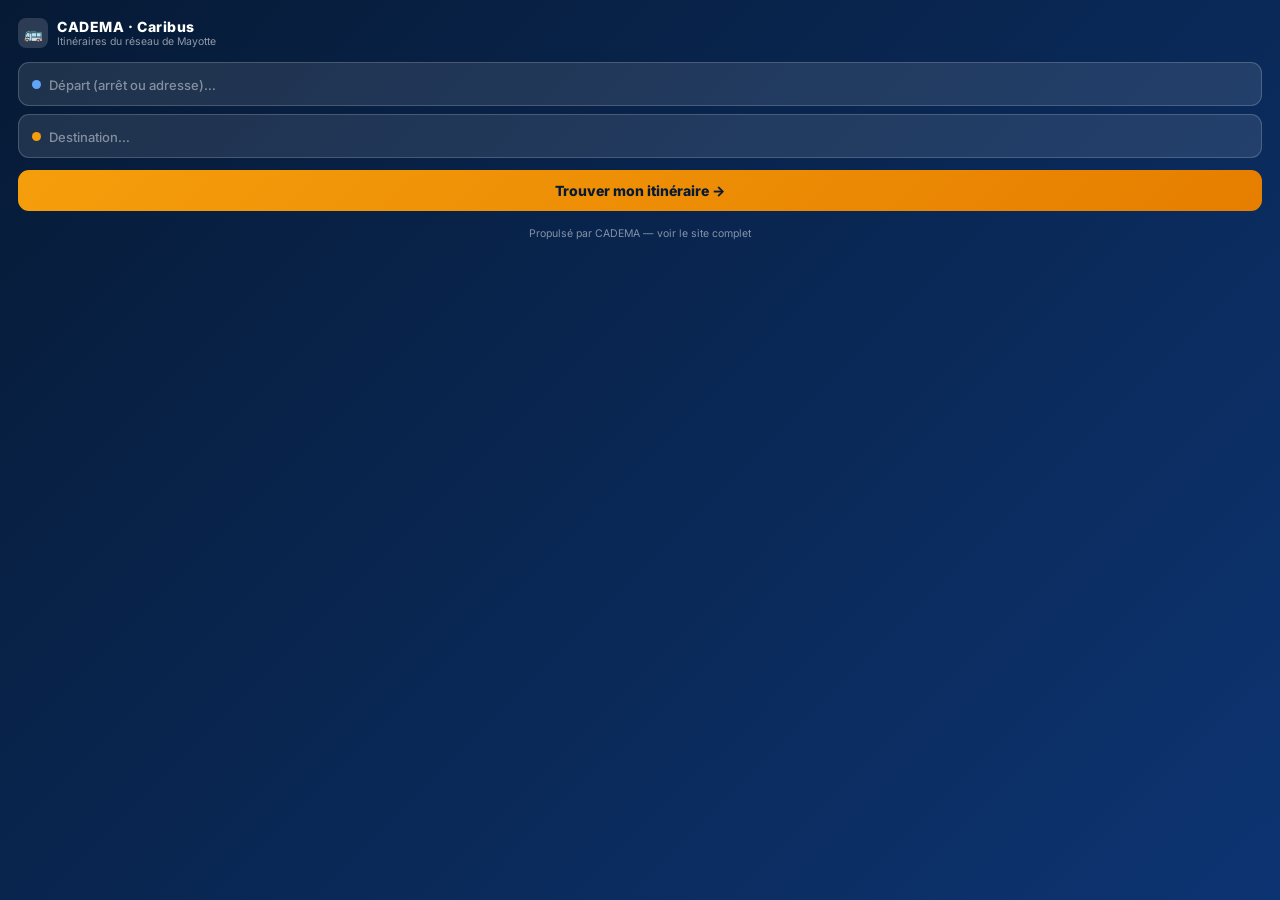
<file: widget.html>
<!DOCTYPE html>
<html lang="fr">
<head>
  <meta charset="UTF-8">
  <meta name="viewport" content="width=device-width, initial-scale=1.0">
  <title>Widget Itinéraire — CADEMA</title>
  <!--
    WIDGET EMBARQUABLE CADEMA
    Intégrez la recherche d'itinéraire Caribus sur votre site :

    <iframe src="https://VOTRE-DOMAINE/widget.html"
            width="100%" height="260" frameborder="0"
            style="border-radius:16px;max-width:420px"></iframe>
  -->
  <link href="https://fonts.googleapis.com/css2?family=Inter:wght@400;600;800&display=swap" rel="stylesheet">
  <style>
    * { margin: 0; padding: 0; box-sizing: border-box; font-family: 'Inter', sans-serif; }
    body { background: linear-gradient(135deg, #061a35 0%, #0d3472 100%); padding: 18px; min-height: 100vh; }
    .w-head { display: flex; align-items: center; gap: 9px; margin-bottom: 14px; }
    .w-logo { width: 30px; height: 30px; border-radius: 8px; background: rgba(255,255,255,.15);
      display: flex; align-items: center; justify-content: center; font-size: 15px; }
    .w-title { color: #fff; font-size: 14px; font-weight: 800; letter-spacing: .04em; }
    .w-sub { color: rgba(255,255,255,.55); font-size: 10.5px; }
    .w-field { display: flex; align-items: center; gap: 8px; background: rgba(255,255,255,.1);
      border: 1px solid rgba(255,255,255,.18); border-radius: 11px; padding: 11px 13px; margin-bottom: 8px; }
    .w-dot { width: 9px; height: 9px; border-radius: 50%; flex-shrink: 0; }
    .w-dot-a { background: #60a5fa; }
    .w-dot-b { background: #f59e0b; }
    .w-field input { flex: 1; background: none; border: none; outline: none;
      color: #fff; font-size: 16px; font-weight: 500; }
    .w-field input::placeholder { color: rgba(255,255,255,.45); font-size: 13px; }
    .w-btn { width: 100%; padding: 12px; border: none; border-radius: 11px; cursor: pointer;
      background: linear-gradient(135deg, #f59e0b, #e67e00); color: #061a35;
      font-size: 14px; font-weight: 800; margin-top: 4px; transition: transform .15s; }
    .w-btn:active { transform: scale(.97); }
    .w-foot { text-align: center; margin-top: 10px; }
    .w-foot a { color: rgba(255,255,255,.5); font-size: 10.5px; text-decoration: none; }
    .w-foot a:hover { color: #f59e0b; }
  </style>
</head>
<body>
  <div class="w-head">
    <div class="w-logo">🚌</div>
    <div>
      <div class="w-title">CADEMA · Caribus</div>
      <div class="w-sub">Itinéraires du réseau de Mayotte</div>
    </div>
  </div>
  <form onsubmit="go(event)">
    <div class="w-field"><span class="w-dot w-dot-a"></span><input id="w-from" placeholder="Départ (arrêt ou adresse)…" required></div>
    <div class="w-field"><span class="w-dot w-dot-b"></span><input id="w-to" placeholder="Destination…" required></div>
    <button class="w-btn" type="submit">Trouver mon itinéraire →</button>
  </form>
  <div class="w-foot"><a href="index.html" target="_blank" rel="noopener">Propulsé par CADEMA — voir le site complet</a></div>
  <script>
    function go(e) {
      e.preventDefault();
      const de = encodeURIComponent(document.getElementById('w-from').value.trim());
      const vers = encodeURIComponent(document.getElementById('w-to').value.trim());
      window.open(`index.html?de=${de}&vers=${vers}`, '_blank', 'noopener');
    }
  </script>
</body>
</html>
</file>
<file: leaflet.css>
/* required styles */

.leaflet-pane,
.leaflet-tile,
.leaflet-marker-icon,
.leaflet-marker-shadow,
.leaflet-tile-container,
.leaflet-pane > svg,
.leaflet-pane > canvas,
.leaflet-zoom-box,
.leaflet-image-layer,
.leaflet-layer {
	position: absolute;
	left: 0;
	top: 0;
	}
.leaflet-container {
	overflow: hidden;
	}
.leaflet-tile,
.leaflet-marker-icon,
.leaflet-marker-shadow {
	-webkit-user-select: none;
	   -moz-user-select: none;
	        user-select: none;
	  -webkit-user-drag: none;
	}
/* Prevents IE11 from highlighting tiles in blue */
.leaflet-tile::selection {
	background: transparent;
}
/* Safari renders non-retina tile on retina better with this, but Chrome is worse */
.leaflet-safari .leaflet-tile {
	image-rendering: -webkit-optimize-contrast;
	}
/* hack that prevents hw layers "stretching" when loading new tiles */
.leaflet-safari .leaflet-tile-container {
	width: 1600px;
	height: 1600px;
	-webkit-transform-origin: 0 0;
	}
.leaflet-marker-icon,
.leaflet-marker-shadow {
	display: block;
	}
/* .leaflet-container svg: reset svg max-width decleration shipped in Joomla! (joomla.org) 3.x */
/* .leaflet-container img: map is broken in FF if you have max-width: 100% on tiles */
.leaflet-container .leaflet-overlay-pane svg {
	max-width: none !important;
	max-height: none !important;
	}
.leaflet-container .leaflet-marker-pane img,
.leaflet-container .leaflet-shadow-pane img,
.leaflet-container .leaflet-tile-pane img,
.leaflet-container img.leaflet-image-layer,
.leaflet-container .leaflet-tile {
	max-width: none !important;
	max-height: none !important;
	width: auto;
	padding: 0;
	}

.leaflet-container img.leaflet-tile {
	/* See: https://bugs.chromium.org/p/chromium/issues/detail?id=600120 */
	mix-blend-mode: plus-lighter;
}

.leaflet-container.leaflet-touch-zoom {
	-ms-touch-action: pan-x pan-y;
	touch-action: pan-x pan-y;
	}
.leaflet-container.leaflet-touch-drag {
	-ms-touch-action: pinch-zoom;
	/* Fallback for FF which doesn't support pinch-zoom */
	touch-action: none;
	touch-action: pinch-zoom;
}
.leaflet-container.leaflet-touch-drag.leaflet-touch-zoom {
	-ms-touch-action: none;
	touch-action: none;
}
.leaflet-container {
	-webkit-tap-highlight-color: transparent;
}
.leaflet-container a {
	-webkit-tap-highlight-color: rgba(51, 181, 229, 0.4);
}
.leaflet-tile {
	filter: inherit;
	visibility: hidden;
	}
.leaflet-tile-loaded {
	visibility: inherit;
	}
.leaflet-zoom-box {
	width: 0;
	height: 0;
	-moz-box-sizing: border-box;
	     box-sizing: border-box;
	z-index: 800;
	}
/* workaround for https://bugzilla.mozilla.org/show_bug.cgi?id=888319 */
.leaflet-overlay-pane svg {
	-moz-user-select: none;
	}

.leaflet-pane         { z-index: 400; }

.leaflet-tile-pane    { z-index: 200; }
.leaflet-overlay-pane { z-index: 400; }
.leaflet-shadow-pane  { z-index: 500; }
.leaflet-marker-pane  { z-index: 600; }
.leaflet-tooltip-pane   { z-index: 650; }
.leaflet-popup-pane   { z-index: 700; }

.leaflet-map-pane canvas { z-index: 100; }
.leaflet-map-pane svg    { z-index: 200; }

.leaflet-vml-shape {
	width: 1px;
	height: 1px;
	}
.lvml {
	behavior: url(#default#VML);
	display: inline-block;
	position: absolute;
	}


/* control positioning */

.leaflet-control {
	position: relative;
	z-index: 800;
	pointer-events: visiblePainted; /* IE 9-10 doesn't have auto */
	pointer-events: auto;
	}
.leaflet-top,
.leaflet-bottom {
	position: absolute;
	z-index: 1000;
	pointer-events: none;
	}
.leaflet-top {
	top: 0;
	}
.leaflet-right {
	right: 0;
	}
.leaflet-bottom {
	bottom: 0;
	}
.leaflet-left {
	left: 0;
	}
.leaflet-control {
	float: left;
	clear: both;
	}
.leaflet-right .leaflet-control {
	float: right;
	}
.leaflet-top .leaflet-control {
	margin-top: 10px;
	}
.leaflet-bottom .leaflet-control {
	margin-bottom: 10px;
	}
.leaflet-left .leaflet-control {
	margin-left: 10px;
	}
.leaflet-right .leaflet-control {
	margin-right: 10px;
	}


/* zoom and fade animations */

.leaflet-fade-anim .leaflet-popup {
	opacity: 0;
	-webkit-transition: opacity 0.2s linear;
	   -moz-transition: opacity 0.2s linear;
	        transition: opacity 0.2s linear;
	}
.leaflet-fade-anim .leaflet-map-pane .leaflet-popup {
	opacity: 1;
	}
.leaflet-zoom-animated {
	-webkit-transform-origin: 0 0;
	    -ms-transform-origin: 0 0;
	        transform-origin: 0 0;
	}
svg.leaflet-zoom-animated {
	will-change: transform;
}

.leaflet-zoom-anim .leaflet-zoom-animated {
	-webkit-transition: -webkit-transform 0.25s cubic-bezier(0,0,0.25,1);
	   -moz-transition:    -moz-transform 0.25s cubic-bezier(0,0,0.25,1);
	        transition:         transform 0.25s cubic-bezier(0,0,0.25,1);
	}
.leaflet-zoom-anim .leaflet-tile,
.leaflet-pan-anim .leaflet-tile {
	-webkit-transition: none;
	   -moz-transition: none;
	        transition: none;
	}

.leaflet-zoom-anim .leaflet-zoom-hide {
	visibility: hidden;
	}


/* cursors */

.leaflet-interactive {
	cursor: pointer;
	}
.leaflet-grab {
	cursor: -webkit-grab;
	cursor:    -moz-grab;
	cursor:         grab;
	}
.leaflet-crosshair,
.leaflet-crosshair .leaflet-interactive {
	cursor: crosshair;
	}
.leaflet-popup-pane,
.leaflet-control {
	cursor: auto;
	}
.leaflet-dragging .leaflet-grab,
.leaflet-dragging .leaflet-grab .leaflet-interactive,
.leaflet-dragging .leaflet-marker-draggable {
	cursor: move;
	cursor: -webkit-grabbing;
	cursor:    -moz-grabbing;
	cursor:         grabbing;
	}

/* marker & overlays interactivity */
.leaflet-marker-icon,
.leaflet-marker-shadow,
.leaflet-image-layer,
.leaflet-pane > svg path,
.leaflet-tile-container {
	pointer-events: none;
	}

.leaflet-marker-icon.leaflet-interactive,
.leaflet-image-layer.leaflet-interactive,
.leaflet-pane > svg path.leaflet-interactive,
svg.leaflet-image-layer.leaflet-interactive path {
	pointer-events: visiblePainted; /* IE 9-10 doesn't have auto */
	pointer-events: auto;
	}

/* visual tweaks */

.leaflet-container {
	background: #ddd;
	outline-offset: 1px;
	}
.leaflet-container a {
	color: #0078A8;
	}
.leaflet-zoom-box {
	border: 2px dotted #38f;
	background: rgba(255,255,255,0.5);
	}


/* general typography */
.leaflet-container {
	font-family: "Helvetica Neue", Arial, Helvetica, sans-serif;
	font-size: 12px;
	font-size: 0.75rem;
	line-height: 1.5;
	}


/* general toolbar styles */

.leaflet-bar {
	box-shadow: 0 1px 5px rgba(0,0,0,0.65);
	border-radius: 4px;
	}
.leaflet-bar a {
	background-color: #fff;
	border-bottom: 1px solid #ccc;
	width: 26px;
	height: 26px;
	line-height: 26px;
	display: block;
	text-align: center;
	text-decoration: none;
	color: black;
	}
.leaflet-bar a,
.leaflet-control-layers-toggle {
	background-position: 50% 50%;
	background-repeat: no-repeat;
	display: block;
	}
.leaflet-bar a:hover,
.leaflet-bar a:focus {
	background-color: #f4f4f4;
	}
.leaflet-bar a:first-child {
	border-top-left-radius: 4px;
	border-top-right-radius: 4px;
	}
.leaflet-bar a:last-child {
	border-bottom-left-radius: 4px;
	border-bottom-right-radius: 4px;
	border-bottom: none;
	}
.leaflet-bar a.leaflet-disabled {
	cursor: default;
	background-color: #f4f4f4;
	color: #bbb;
	}

.leaflet-touch .leaflet-bar a {
	width: 30px;
	height: 30px;
	line-height: 30px;
	}
.leaflet-touch .leaflet-bar a:first-child {
	border-top-left-radius: 2px;
	border-top-right-radius: 2px;
	}
.leaflet-touch .leaflet-bar a:last-child {
	border-bottom-left-radius: 2px;
	border-bottom-right-radius: 2px;
	}

/* zoom control */

.leaflet-control-zoom-in,
.leaflet-control-zoom-out {
	font: bold 18px 'Lucida Console', Monaco, monospace;
	text-indent: 1px;
	}

.leaflet-touch .leaflet-control-zoom-in, .leaflet-touch .leaflet-control-zoom-out  {
	font-size: 22px;
	}


/* layers control */

.leaflet-control-layers {
	box-shadow: 0 1px 5px rgba(0,0,0,0.4);
	background: #fff;
	border-radius: 5px;
	}
.leaflet-control-layers-toggle {
	background-image: url(images/layers.png);
	width: 36px;
	height: 36px;
	}
.leaflet-retina .leaflet-control-layers-toggle {
	background-image: url(images/layers-2x.png);
	background-size: 26px 26px;
	}
.leaflet-touch .leaflet-control-layers-toggle {
	width: 44px;
	height: 44px;
	}
.leaflet-control-layers .leaflet-control-layers-list,
.leaflet-control-layers-expanded .leaflet-control-layers-toggle {
	display: none;
	}
.leaflet-control-layers-expanded .leaflet-control-layers-list {
	display: block;
	position: relative;
	}
.leaflet-control-layers-expanded {
	padding: 6px 10px 6px 6px;
	color: #333;
	background: #fff;
	}
.leaflet-control-layers-scrollbar {
	overflow-y: scroll;
	overflow-x: hidden;
	padding-right: 5px;
	}
.leaflet-control-layers-selector {
	margin-top: 2px;
	position: relative;
	top: 1px;
	}
.leaflet-control-layers label {
	display: block;
	font-size: 13px;
	font-size: 1.08333em;
	}
.leaflet-control-layers-separator {
	height: 0;
	border-top: 1px solid #ddd;
	margin: 5px -10px 5px -6px;
	}

/* Default icon URLs */
.leaflet-default-icon-path { /* used only in path-guessing heuristic, see L.Icon.Default */
	background-image: url(images/marker-icon.png);
	}


/* attribution and scale controls */

.leaflet-container .leaflet-control-attribution {
	background: #fff;
	background: rgba(255, 255, 255, 0.8);
	margin: 0;
	}
.leaflet-control-attribution,
.leaflet-control-scale-line {
	padding: 0 5px;
	color: #333;
	line-height: 1.4;
	}
.leaflet-control-attribution a {
	text-decoration: none;
	}
.leaflet-control-attribution a:hover,
.leaflet-control-attribution a:focus {
	text-decoration: underline;
	}
.leaflet-attribution-flag {
	display: inline !important;
	vertical-align: baseline !important;
	width: 1em;
	height: 0.6669em;
	}
.leaflet-left .leaflet-control-scale {
	margin-left: 5px;
	}
.leaflet-bottom .leaflet-control-scale {
	margin-bottom: 5px;
	}
.leaflet-control-scale-line {
	border: 2px solid #777;
	border-top: none;
	line-height: 1.1;
	padding: 2px 5px 1px;
	white-space: nowrap;
	-moz-box-sizing: border-box;
	     box-sizing: border-box;
	background: rgba(255, 255, 255, 0.8);
	text-shadow: 1px 1px #fff;
	}
.leaflet-control-scale-line:not(:first-child) {
	border-top: 2px solid #777;
	border-bottom: none;
	margin-top: -2px;
	}
.leaflet-control-scale-line:not(:first-child):not(:last-child) {
	border-bottom: 2px solid #777;
	}

.leaflet-touch .leaflet-control-attribution,
.leaflet-touch .leaflet-control-layers,
.leaflet-touch .leaflet-bar {
	box-shadow: none;
	}
.leaflet-touch .leaflet-control-layers,
.leaflet-touch .leaflet-bar {
	border: 2px solid rgba(0,0,0,0.2);
	background-clip: padding-box;
	}


/* popup */

.leaflet-popup {
	position: absolute;
	text-align: center;
	margin-bottom: 20px;
	}
.leaflet-popup-content-wrapper {
	padding: 1px;
	text-align: left;
	border-radius: 12px;
	}
.leaflet-popup-content {
	margin: 13px 24px 13px 20px;
	line-height: 1.3;
	font-size: 13px;
	font-size: 1.08333em;
	min-height: 1px;
	}
.leaflet-popup-content p {
	margin: 17px 0;
	margin: 1.3em 0;
	}
.leaflet-popup-tip-container {
	width: 40px;
	height: 20px;
	position: absolute;
	left: 50%;
	margin-top: -1px;
	margin-left: -20px;
	overflow: hidden;
	pointer-events: none;
	}
.leaflet-popup-tip {
	width: 17px;
	height: 17px;
	padding: 1px;

	margin: -10px auto 0;
	pointer-events: auto;

	-webkit-transform: rotate(45deg);
	   -moz-transform: rotate(45deg);
	    -ms-transform: rotate(45deg);
	        transform: rotate(45deg);
	}
.leaflet-popup-content-wrapper,
.leaflet-popup-tip {
	background: white;
	color: #333;
	box-shadow: 0 3px 14px rgba(0,0,0,0.4);
	}
.leaflet-container a.leaflet-popup-close-button {
	position: absolute;
	top: 0;
	right: 0;
	border: none;
	text-align: center;
	width: 24px;
	height: 24px;
	font: 16px/24px Tahoma, Verdana, sans-serif;
	color: #757575;
	text-decoration: none;
	background: transparent;
	}
.leaflet-container a.leaflet-popup-close-button:hover,
.leaflet-container a.leaflet-popup-close-button:focus {
	color: #585858;
	}
.leaflet-popup-scrolled {
	overflow: auto;
	}

.leaflet-oldie .leaflet-popup-content-wrapper {
	-ms-zoom: 1;
	}
.leaflet-oldie .leaflet-popup-tip {
	width: 24px;
	margin: 0 auto;

	-ms-filter: "progid:DXImageTransform.Microsoft.Matrix(M11=0.70710678, M12=0.70710678, M21=-0.70710678, M22=0.70710678)";
	filter: progid:DXImageTransform.Microsoft.Matrix(M11=0.70710678, M12=0.70710678, M21=-0.70710678, M22=0.70710678);
	}

.leaflet-oldie .leaflet-control-zoom,
.leaflet-oldie .leaflet-control-layers,
.leaflet-oldie .leaflet-popup-content-wrapper,
.leaflet-oldie .leaflet-popup-tip {
	border: 1px solid #999;
	}


/* div icon */

.leaflet-div-icon {
	background: #fff;
	border: 1px solid #666;
	}


/* Tooltip */
/* Base styles for the element that has a tooltip */
.leaflet-tooltip {
	position: absolute;
	padding: 6px;
	background-color: #fff;
	border: 1px solid #fff;
	border-radius: 3px;
	color: #222;
	white-space: nowrap;
	-webkit-user-select: none;
	-moz-user-select: none;
	-ms-user-select: none;
	user-select: none;
	pointer-events: none;
	box-shadow: 0 1px 3px rgba(0,0,0,0.4);
	}
.leaflet-tooltip.leaflet-interactive {
	cursor: pointer;
	pointer-events: auto;
	}
.leaflet-tooltip-top:before,
.leaflet-tooltip-bottom:before,
.leaflet-tooltip-left:before,
.leaflet-tooltip-right:before {
	position: absolute;
	pointer-events: none;
	border: 6px solid transparent;
	background: transparent;
	content: "";
	}

/* Directions */

.leaflet-tooltip-bottom {
	margin-top: 6px;
}
.leaflet-tooltip-top {
	margin-top: -6px;
}
.leaflet-tooltip-bottom:before,
.leaflet-tooltip-top:before {
	left: 50%;
	margin-left: -6px;
	}
.leaflet-tooltip-top:before {
	bottom: 0;
	margin-bottom: -12px;
	border-top-color: #fff;
	}
.leaflet-tooltip-bottom:before {
	top: 0;
	margin-top: -12px;
	margin-left: -6px;
	border-bottom-color: #fff;
	}
.leaflet-tooltip-left {
	margin-left: -6px;
}
.leaflet-tooltip-right {
	margin-left: 6px;
}
.leaflet-tooltip-left:before,
.leaflet-tooltip-right:before {
	top: 50%;
	margin-top: -6px;
	}
.leaflet-tooltip-left:before {
	right: 0;
	margin-right: -12px;
	border-left-color: #fff;
	}
.leaflet-tooltip-right:before {
	left: 0;
	margin-left: -12px;
	border-right-color: #fff;
	}

/* Printing */

@media print {
	/* Prevent printers from removing background-images of controls. */
	.leaflet-control {
		-webkit-print-color-adjust: exact;
		print-color-adjust: exact;
		}
	}
</file>
<file: cadema.css>
/* ═══════════════════════════════════════════════════
   CADEMA — Design System Premium
   Palette : Océan Mayotte — Navy profond + Or chaud
═══════════════════════════════════════════════════ */

*, *::before, *::after { box-sizing: border-box; margin: 0; padding: 0; }

:root {
  /* ── Brand Navy / Bleu Océan ── */
  --navy:        #061a35;
  --blue:        #0d3b8a;
  --blue-mid:    #1a56c4;
  --blue-bright: #2d7ae8;
  --blue-light:  #dbeafe;
  --blue-xlight: #eff6ff;

  /* ── Accent Or (Mayotte sunset) ── */
  --gold:        #f59e0b;
  --gold-dark:   #b45309;
  --gold-light:  #fef3c7;

  /* ── Teal (lagon) ── */
  --teal:        #0891b2;
  --teal-dark:   #0e7490;
  --teal-light:  #e0f7fa;

  /* ── Semantic ── */
  --green:       #059669;
  --green-light: #d1fae5;
  --orange:      #ea580c;
  --orange-light:#ffedd5;
  --red:         #dc2626;
  --red-light:   #fee2e2;
  --purple:      #7c3aed;
  --purple-light:#ede9fe;

  /* ── Neutrals ── */
  --white:       #ffffff;
  --gray-50:     #f8fafc;
  --gray-100:    #f1f5f9;
  --gray-200:    #e2e8f0;
  --gray-300:    #cbd5e1;
  --gray-400:    #94a3b8;
  --gray-500:    #64748b;
  --gray-600:    #475569;
  --gray-700:    #334155;
  --gray-800:    #1e293b;
  --gray-900:    #0f172a;

  /* ── Elevation ── */
  --shadow-sm:   0 1px 3px rgba(6,26,53,.06), 0 1px 2px rgba(6,26,53,.04);
  --shadow-md:   0 4px 16px rgba(6,26,53,.12), 0 2px 6px rgba(6,26,53,.06);
  --shadow-lg:   0 12px 40px rgba(6,26,53,.16), 0 4px 10px rgba(6,26,53,.08);
  --shadow-xl:   0 24px 64px rgba(6,26,53,.22);
  --shadow-blue: 0 8px 32px rgba(13,59,138,.35);
  --shadow-gold: 0 8px 24px rgba(245,158,11,.3);

  /* ── Radii ── */
  --r-sm: 8px; --r-md: 12px; --r-lg: 16px; --r-xl: 24px;

  /* ── Timing ── */
  --ease: cubic-bezier(.4,0,.2,1);
  --ease-out: cubic-bezier(0,0,.2,1);
  --spring: cubic-bezier(.34,1.56,.64,1);

  /* ── Layout ── */
  --max-w: 1280px;
  --header-h: 72px;

  /* ── Alias sémantiques (surface/texte/bordure) ──
     Pointent vers les tokens neutres, eux-mêmes remappés en dark :
     ces alias s'adaptent donc automatiquement au thème. */
  --surface:     var(--white);
  --surface-alt: var(--gray-50);
  --border:      var(--gray-200);
  --text:        var(--gray-900);
  --text-muted:  var(--gray-500);
}

/* ── Dark mode ── */
[data-theme="dark"] {
  --white:       #061326;
  --gray-50:     #0d1f3c;
  --gray-100:    #132545;
  --gray-200:    #1e3560;
  --gray-300:    #2d4a7a;
  --gray-400:    #4a6fa5;
  --gray-500:    #7a9cc5;
  --gray-600:    #a8c5e0;
  --gray-700:    #ccddf0;
  --gray-800:    #e8f2fb;
  --gray-900:    #f5f9ff;
  --blue-light:  #0d2a56;
  --blue-xlight: #09203f;
  --green-light: #0a2e1f;
  --orange-light:#2d1500;
  --red-light:   #2d0a0a;
  --teal-light:  #062030;
  --shadow-sm:   0 1px 3px rgba(0,0,0,.4);
  --shadow-md:   0 4px 16px rgba(0,0,0,.5);
  --shadow-lg:   0 12px 40px rgba(0,0,0,.6);

  /* Surfaces élevées (Transit dark) : les cartes ressortent du fond #061326 */
  --surface:     #0f2547;
  --surface-alt: #0d1f3c;
  --border:      #1e3560;
}

html { scroll-behavior: smooth; }

body {
  font-family: 'Inter', -apple-system, BlinkMacSystemFont, 'Segoe UI', sans-serif;
  font-size: 15px;
  color: var(--gray-900);
  background: var(--white);
  line-height: 1.6;
  transition: background .3s var(--ease), color .3s var(--ease);
  -webkit-font-smoothing: antialiased;
  -moz-osx-font-smoothing: grayscale;
  text-rendering: optimizeLegibility;
}

a { text-decoration: none; color: inherit; cursor: pointer; }

/* ═══════════════════════════════════════════════════
   HEADER — Glassmorphism premium
═══════════════════════════════════════════════════ */
.header {
  position: fixed; top: 0; left: 0; right: 0; z-index: 500;
  height: var(--header-h);
  background: linear-gradient(135deg, var(--navy) 0%, var(--blue) 100%);
  border-bottom: 1px solid rgba(255,255,255,.08);
  transition: all .3s var(--ease);
}
/* Filet d'accent aux couleurs Caribus (orange → teal) */
.header::after {
  content: ''; position: absolute; left: 0; right: 0; bottom: -1px; height: 2px;
  background: linear-gradient(90deg, var(--gold) 0%, #ec6a1e 35%, var(--teal) 100%);
  opacity: .9;
}

.header.scrolled {
  background: rgba(6,26,53,.95);
  backdrop-filter: blur(20px);
  -webkit-backdrop-filter: blur(20px);
  box-shadow: 0 4px 30px rgba(6,26,53,.5);
}

.header-inner {
  max-width: var(--max-w);
  margin: 0 auto;
  padding: 0 32px;
  height: 100%;
  display: flex; align-items: center; gap: 32px;
}

/* Logo */
.logo { display: flex; align-items: center; gap: 14px; flex-shrink: 0; text-decoration: none; }
.logo-img {
  height: 45px; width: auto; display: block;
  filter: drop-shadow(0 1px 3px rgba(0,0,0,.35));
  transition: transform .25s var(--ease);
}
.logo:hover .logo-img { transform: scale(1.04); }
.logo-sub {
  display: block; font-size: 10px; line-height: 1.35;
  color: rgba(255,255,255,.62); font-weight: 600;
  text-transform: uppercase; letter-spacing: 1.2px;
  padding-left: 14px; border-left: 1px solid rgba(255,255,255,.18);
}
.logo-name { display: none; }

/* Nav */
.main-nav { display: flex; align-items: center; gap: 2px; flex: 1; }

.nav-link {
  display: flex; align-items: center; gap: 5px;
  padding: 8px 16px;
  border-radius: var(--r-sm);
  color: rgba(255,255,255,.8);
  font-size: 14px; font-weight: 600;
  transition: all .2s var(--ease);
  white-space: nowrap;
  position: relative;
}
.nav-link::after {
  content: ''; position: absolute; bottom: 3px; left: 16px; right: 16px;
  height: 2px; background: var(--gold); border-radius: 1px;
  transform: scaleX(0); transition: transform .2s var(--spring);
}
.nav-link:hover { background: rgba(255,255,255,.1); color: #fff; }
.nav-link.active { background: rgba(255,255,255,.14); color: #fff; }
.nav-link.active::after { transform: scaleX(1); }
.caret { font-size: 10px; opacity: .6; }

.nav-badge {
  background: var(--gold); color: #fff;
  font-size: 10px; font-weight: 900;
  padding: 2px 7px; border-radius: 99px;
  min-width: 20px; text-align: center;
  animation: pulse-badge 2s infinite;
  box-shadow: 0 0 10px rgba(245,158,11,.5);
}
@keyframes pulse-badge {
  0%,100% { transform: scale(1); }
  50%      { transform: scale(1.2); }
}

.nav-dropdown { position: relative; }
.dropdown-menu {
  display: none; position: absolute; top: calc(100% + 12px); left: 0;
  background: var(--white); border: 1px solid var(--gray-200);
  border-radius: var(--r-lg); box-shadow: var(--shadow-xl);
  min-width: 230px; overflow: hidden; z-index: 600;
  animation: fadeDown .18s var(--ease-out);
}
@keyframes fadeDown {
  from { opacity: 0; transform: translateY(-10px); }
  to   { opacity: 1; transform: translateY(0); }
}
.nav-dropdown:hover .dropdown-menu { display: block; }
.dropdown-menu a {
  display: flex; align-items: center; gap: 10px;
  padding: 13px 20px; font-size: 14px; color: var(--gray-700);
  transition: all .12s;
  border-bottom: 1px solid var(--gray-100);
}
.dropdown-menu a:last-child { border-bottom: none; }
.dropdown-menu a:hover { background: var(--blue-xlight); color: var(--blue); }

.header-actions { display: flex; align-items: center; gap: 10px; margin-left: auto; }

.live-clock {
  font-size: 13px; font-weight: 700; color: rgba(255,255,255,.7);
  font-variant-numeric: tabular-nums; letter-spacing: .8px;
  background: rgba(255,255,255,.08); padding: 5px 10px; border-radius: 6px;
}

.dark-toggle {
  width: 36px; height: 36px; border-radius: 50%;
  background: rgba(255,255,255,.1); border: 1px solid rgba(255,255,255,.18);
  color: #fff; cursor: pointer; font-size: 16px;
  display: flex; align-items: center; justify-content: center;
  transition: all .15s;
}
.dark-toggle:hover { background: rgba(255,255,255,.2); transform: rotate(20deg); }

.agent-chip {
  display: flex; align-items: center; gap: 8px;
  background: rgba(255,255,255,.1); border: 1px solid rgba(255,255,255,.18);
  border-radius: 99px; padding: 5px 14px 5px 5px;
  color: #fff; font-size: 13px; font-weight: 600; cursor: pointer;
  transition: all .15s;
}
.agent-chip:hover { background: rgba(255,255,255,.2); }

.agent-avatar-sm {
  width: 28px; height: 28px; border-radius: 50%;
  background: linear-gradient(135deg, var(--gold) 0%, var(--gold-dark) 100%);
  display: flex; align-items: center; justify-content: center;
  font-size: 10px; font-weight: 900; color: #fff;
}

.burger {
  display: flex; flex-direction: column; gap: 5px;
  background: none; border: none; cursor: pointer; padding: 8px 6px;
  border-radius: 8px; transition: background .2s;
}
.burger:hover { background: rgba(255,255,255,.1); }
.burger span {
  display: block; width: 22px; height: 2px;
  background: rgba(255,255,255,.9); border-radius: 2px;
  transition: transform .25s, opacity .25s;
}
.burger.open span:nth-child(1) { transform: translateY(7px) rotate(45deg); }
.burger.open span:nth-child(2) { opacity: 0; }
.burger.open span:nth-child(3) { transform: translateY(-7px) rotate(-45deg); }

/* ═══════════════════════════════════════════════════
   SIDE DRAWER
═══════════════════════════════════════════════════ */
.drawer-overlay {
  display: none; position: fixed; inset: 0;
  background: rgba(6,26,53,.55); backdrop-filter: blur(3px);
  z-index: 600; opacity: 0; transition: opacity .3s;
}
.drawer-overlay.open { display: block; opacity: 1; }

.side-drawer {
  position: fixed; top: 0; right: -340px; bottom: 0;
  width: 320px; max-width: 90vw;
  background: var(--navy);
  border-left: 1px solid rgba(255,255,255,.08);
  z-index: 700; display: flex; flex-direction: column;
  transition: right .32s cubic-bezier(.4,0,.2,1);
  overflow: hidden;
}
.side-drawer.open { right: 0; }

/* En-tête */
.drawer-header {
  display: flex; align-items: center; justify-content: space-between;
  padding: 18px 20px 14px;
  border-bottom: 1px solid rgba(255,255,255,.08);
  flex-shrink: 0;
}
.drawer-logo { display: flex; align-items: center; gap: 10px; }
.drawer-logo-name { font-size: 16px; font-weight: 800; color: #fff; letter-spacing: .5px; }
.drawer-logo-sub { font-size: 10px; color: rgba(255,255,255,.5); font-weight: 500; letter-spacing: .3px; }
.drawer-close {
  background: rgba(255,255,255,.08); border: none; color: rgba(255,255,255,.7);
  width: 32px; height: 32px; border-radius: 8px; cursor: pointer;
  font-size: 14px; display: flex; align-items: center; justify-content: center;
  transition: background .2s, color .2s;
}
.drawer-close:hover { background: rgba(255,255,255,.18); color: #fff; }

/* Barre statut */
.drawer-status-bar {
  display: flex; align-items: center; gap: 8px;
  padding: 10px 20px; background: rgba(255,255,255,.04);
  border-bottom: 1px solid rgba(255,255,255,.06); flex-shrink: 0;
  font-size: 12px; color: rgba(255,255,255,.7);
}
.drawer-status-dot {
  width: 8px; height: 8px; border-radius: 50%;
  background: #22c55e; flex-shrink: 0;
  box-shadow: 0 0 0 3px rgba(34,197,94,.25);
  animation: pulse-green 2s infinite;
}
@keyframes pulse-green {
  0%,100% { box-shadow: 0 0 0 3px rgba(34,197,94,.25); }
  50%      { box-shadow: 0 0 0 6px rgba(34,197,94,.08); }
}
.drawer-status-badge {
  margin-left: auto; background: rgba(245,158,11,.2);
  color: var(--gold); font-size: 11px; font-weight: 700;
  padding: 2px 8px; border-radius: 20px;
}

/* Navigation */
.drawer-nav { padding: 8px 12px; flex-shrink: 0; }
.drawer-section-label {
  font-size: 10px; font-weight: 700; letter-spacing: 1.2px;
  color: rgba(255,255,255,.35); text-transform: uppercase;
  padding: 6px 8px 4px;
}
.drawer-item {
  display: flex; align-items: center; gap: 12px;
  padding: 11px 12px; border-radius: 10px;
  cursor: pointer; text-decoration: none;
  transition: background .18s; position: relative;
  margin-bottom: 2px;
}
.drawer-item:hover { background: rgba(255,255,255,.08); }
.drawer-item.active { background: rgba(245,158,11,.12); }
.drawer-item.active .drawer-item-label { color: var(--gold); }
.drawer-item-icon { font-size: 18px; width: 24px; text-align: center; flex-shrink: 0; }
.drawer-item-label { font-size: 14px; font-weight: 600; color: rgba(255,255,255,.88); flex: 1; }
.drawer-item-sub { font-size: 11px; color: rgba(255,255,255,.38); font-weight: 400; }
.drawer-item-badge {
  background: #ef4444; color: #fff;
  font-size: 11px; font-weight: 800;
  min-width: 20px; height: 20px;
  border-radius: 10px; display: flex; align-items: center; justify-content: center;
  padding: 0 5px;
}
.drawer-item-action .drawer-item-label { color: rgba(255,255,255,.65); }
.drawer-item-action:hover .drawer-item-label { color: #fff; }

.drawer-divider {
  height: 1px; background: rgba(255,255,255,.07);
  margin: 4px 20px;
}

/* Pied */
.drawer-footer {
  padding: 12px 16px 20px;
  border-top: 1px solid rgba(255,255,255,.08);
  flex-shrink: 0;
}
.drawer-footer-row {
  display: flex; align-items: center; justify-content: space-between;
  margin-bottom: 10px;
}
.drawer-footer-clock {
  font-size: 13px; font-weight: 700; color: rgba(255,255,255,.6);
  font-variant-numeric: tabular-nums; letter-spacing: .5px;
}
.drawer-dark-btn {
  background: rgba(255,255,255,.07); border: 1px solid rgba(255,255,255,.12);
  color: rgba(255,255,255,.7); font-size: 12px; font-weight: 600;
  padding: 6px 12px; border-radius: 8px; cursor: pointer;
  transition: background .2s; display: flex; align-items: center; gap: 6px;
}
.drawer-dark-btn:hover { background: rgba(255,255,255,.14); color: #fff; }
.drawer-user-card {
  display: flex; align-items: center; gap: 12px;
  padding: 12px; border-radius: 12px;
  background: rgba(255,255,255,.06); cursor: pointer;
  transition: background .2s; margin-bottom: 8px;
}
.drawer-user-card:hover { background: rgba(255,255,255,.12); }
.drawer-user-avatar {
  width: 40px; height: 40px; border-radius: 12px;
  background: linear-gradient(135deg, var(--gold), #e67e00);
  display: flex; align-items: center; justify-content: center;
  font-size: 14px; font-weight: 800; color: #fff; flex-shrink: 0;
}
.drawer-user-name { font-size: 13px; font-weight: 700; color: #fff; }
.drawer-user-role { font-size: 11px; color: rgba(255,255,255,.45); margin-top: 1px; }
.drawer-user-arrow { color: rgba(255,255,255,.3); font-size: 20px; margin-left: auto; }
.drawer-version { font-size: 10px; color: rgba(255,255,255,.22); text-align: center; }
.burger.open span:nth-child(1) { transform: translateY(7px) rotate(45deg); }
.burger.open span:nth-child(2) { opacity: 0; }
.burger.open span:nth-child(3) { transform: translateY(-7px) rotate(-45deg); }

/* ═══════════════════════════════════════════════════
   PAGES
═══════════════════════════════════════════════════ */
.page-wrapper { padding-top: var(--header-h); }
.page { display: none; animation: pageIn .35s var(--ease-out); }
.page.active { display: block; }
@keyframes pageIn {
  from { opacity: 0; transform: translateY(14px); }
  to   { opacity: 1; transform: translateY(0); }
}

/* ═══════════════════════════════════════════════════
   HERO — Image bus en vedette
═══════════════════════════════════════════════════ */
.hero {
  position: relative;
  min-height: 620px;
  display: flex; align-items: center;
  overflow: hidden;
  background: var(--navy);
}

/* ── L'image du bus — visible et mise en avant ── */
.hero::before {
  content: '';
  position: absolute; inset: 0;
  background: url('navette-cadema.jpg') center 50% / cover no-repeat;
  opacity: 1;
  filter: saturate(1.15) brightness(.55) contrast(1.05);
  transform: scale(1.02);
  z-index: 0;
  transition: transform 10s ease;
}
.hero:hover::before { transform: scale(1.055); }

/* ── Masque : côté gauche opaque pour le texte, droit laisse voir le bus ── */
.hero-gradient {
  position: absolute; inset: 0;
  background:
    linear-gradient(
      105deg,
      rgba(6,26,53,.98)  0%,
      rgba(6,26,53,.93) 30%,
      rgba(6,26,53,.70) 50%,
      rgba(6,26,53,.25) 68%,
      rgba(6,26,53,.05) 85%,
      transparent       100%
    );
  z-index: 1;
}

/* ── Bandeau doré en bas — ancrage ── */
.hero::after {
  content: '';
  position: absolute; bottom: 0; left: 0; right: 0;
  height: 4px;
  background: linear-gradient(90deg, var(--gold) 0%, #fbbf24 50%, var(--teal) 100%);
  z-index: 3;
}

.hero-dots {
  position: absolute; inset: 0; z-index: 2;
  background-image: radial-gradient(circle, rgba(255,255,255,.04) 1px, transparent 1px);
  background-size: 36px 36px;
}

.hero-content {
  position: relative; z-index: 3;
  max-width: var(--max-w);
  margin: 0 auto;
  padding: 80px 32px;
  width: 100%;
  display: grid; grid-template-columns: 1fr 400px; gap: 56px; align-items: center;
}

.hero-eyebrow {
  display: inline-flex; align-items: center; gap: 8px;
  background: rgba(245,158,11,.15); border: 1px solid rgba(245,158,11,.35);
  border-radius: 99px; padding: 5px 16px;
  font-size: 11px; font-weight: 800; text-transform: uppercase; letter-spacing: 1.8px;
  color: var(--gold); margin-bottom: 22px;
}

.hero-title {
  font-size: clamp(30px, 4.5vw, 56px);
  font-weight: 900; line-height: 1.08;
  color: #fff; margin-bottom: 18px;
  letter-spacing: -.8px;
}
.hero-title span {
  color: var(--gold);
  position: relative;
  white-space: nowrap;
}
/* Soulignement doré fin sous "Mayotte" — plus net qu'un halo diffus */
.hero-title span::after {
  content: ''; position: absolute; left: 0; right: 0; bottom: .08em;
  height: 4px; border-radius: 4px;
  background: linear-gradient(90deg, var(--gold), #ec6a1e);
  opacity: .85;
}

.hero-sub {
  font-size: 17px; color: rgba(255,255,255,.72);
  max-width: 500px; margin-bottom: 36px; line-height: 1.7;
}

/* Hero search */
.search-box {
  display: flex; align-items: center;
  background: rgba(255,255,255,.97);
  border-radius: var(--r-lg); overflow: visible;
  max-width: 520px;
  box-shadow: 0 8px 40px rgba(6,26,53,.5), 0 0 0 1px rgba(255,255,255,.2);
  position: relative;
}

.search-icon { width: 20px; height: 20px; margin: 0 16px; color: var(--gray-400); flex-shrink: 0; }

.search-box input {
  flex: 1; border: none; outline: none;
  font-size: 15px; padding: 16px 0;
  color: var(--gray-900); background: transparent; font-family: inherit;
}
.search-box input::placeholder { color: var(--gray-400); }

.search-box button {
  background: linear-gradient(135deg, var(--blue-mid) 0%, var(--blue) 100%);
  color: #fff; border: none; padding: 0 24px; height: 54px;
  font-size: 14px; font-weight: 800; cursor: pointer;
  border-radius: 0 var(--r-lg) var(--r-lg) 0;
  transition: all .15s;
  flex-shrink: 0; letter-spacing: .3px;
}
.search-box button:hover { filter: brightness(1.15); box-shadow: var(--shadow-blue); }

.search-suggestions {
  position: absolute; top: calc(100% + 8px); left: 0; right: 0;
  background: var(--white); border: 1px solid var(--gray-200);
  border-radius: var(--r-lg); box-shadow: var(--shadow-xl);
  overflow: hidden; z-index: 100; display: none;
}
.search-suggestions.open { display: block; animation: fadeDown .15s var(--ease-out); }
.suggestion-item {
  display: flex; align-items: center; gap: 12px;
  padding: 13px 18px; font-size: 14px; color: var(--gray-700);
  cursor: pointer; transition: background .1s;
}
.suggestion-item:hover { background: var(--blue-xlight); color: var(--blue); }
.suggestion-badge {
  font-size: 11px; font-weight: 800; padding: 2px 9px;
  border-radius: 99px; background: var(--blue-light); color: var(--blue);
}

/* ══════════════════════════════════════════════════
   PLANIFICATEUR D'ITINÉRAIRE
══════════════════════════════════════════════════ */
.itinerary-box {
  background: rgba(255,255,255,.97);
  border-radius: var(--r-xl);
  padding: 18px;
  max-width: 500px;
  box-shadow: 0 12px 48px rgba(6,26,53,.55), 0 0 0 1px rgba(255,255,255,.25);
  display: flex; flex-direction: column; gap: 6px;
}

/* Champ avec dropdown */
.itin-field-wrap { position: relative; }

.itin-field {
  display: flex; align-items: center; gap: 10px;
  background: var(--gray-50); border: 1.5px solid var(--gray-200);
  border-radius: var(--r-md); padding: 12px 14px;
  transition: border-color .15s, box-shadow .15s, background .15s;
}
.itin-field:focus-within {
  border-color: var(--blue-mid);
  box-shadow: 0 0 0 3px rgba(26,86,196,.14);
  background: #fff;
}
.itin-field input {
  flex: 1; border: none; outline: none; background: transparent;
  font-size: 14px; font-weight: 500; color: var(--gray-900);
  font-family: 'Inter', sans-serif;
}
.itin-field input::placeholder { color: var(--gray-400); font-weight: 400; }

.itin-dot { width: 11px; height: 11px; border-radius: 50%; flex-shrink: 0; }
.itin-dot-from { background: var(--blue-mid); box-shadow: 0 0 0 3px rgba(26,86,196,.22); }
.itin-dot-to   { background: var(--gold);     box-shadow: 0 0 0 3px rgba(245,158,11,.28); }

.itin-clear {
  background: none; border: none; cursor: pointer;
  color: var(--gray-300); font-size: 14px; padding: 0 2px;
  border-radius: 50%; width: 20px; height: 20px;
  display: flex; align-items: center; justify-content: center;
  transition: color .15s, background .15s;
}
.itin-clear:hover { color: var(--gray-600); background: var(--gray-100); }

/* Dropdown suggestions */
.itin-suggestions {
  display: none; position: absolute; top: calc(100% + 4px); left: 0; right: 0; z-index: 200;
  background: #fff; border: 1px solid var(--gray-200);
  border-radius: var(--r-md); box-shadow: var(--shadow-xl);
  overflow: hidden; max-height: 240px; overflow-y: auto;
}
.itin-suggestions.open { display: block; animation: fadeDown .14s var(--ease-out); }

.itin-suggestion-item {
  display: flex; align-items: center; gap: 10px;
  padding: 11px 14px; cursor: pointer;
  border-bottom: 1px solid var(--gray-100);
  transition: background .1s;
  font-size: 13px; color: var(--gray-800);
}
.itin-suggestion-item:last-child { border-bottom: none; }
.itin-suggestion-item:hover,
.itin-suggestion-item.focused { background: var(--blue-xlight); color: var(--blue); }

.itin-suggestion-item .sug-icon {
  width: 28px; height: 28px; border-radius: 8px;
  background: var(--blue-light); color: var(--blue-mid);
  display: flex; align-items: center; justify-content: center;
  flex-shrink: 0; font-size: 14px;
}
.itin-suggestion-item .sug-name { font-weight: 600; }
.itin-suggestion-item .sug-line {
  margin-left: auto; font-size: 10px; font-weight: 800;
  background: var(--blue-light); color: var(--blue-mid);
  padding: 2px 7px; border-radius: 99px; white-space: nowrap;
}

/* Ligne de connexion entre les 2 champs + bouton swap */
.itin-swap-row {
  display: flex; align-items: center; gap: 8px; padding: 0 14px;
}
.itin-connector-line {
  flex: 1; height: 1px;
  background: repeating-linear-gradient(90deg, var(--gray-300) 0, var(--gray-300) 4px, transparent 4px, transparent 8px);
}
.itin-swap {
  width: 32px; height: 32px; border-radius: 50%; flex-shrink: 0;
  background: var(--gray-100); border: 1.5px solid var(--gray-200);
  cursor: pointer; display: flex; align-items: center; justify-content: center;
  color: var(--gray-500); transition: all .25s var(--spring);
}
.itin-swap:hover {
  background: var(--blue-light); border-color: var(--blue-mid);
  color: var(--blue-mid); transform: rotate(180deg);
}

.itin-btn {
  width: 100%; margin-top: 6px;
  background: linear-gradient(135deg, var(--blue-mid) 0%, var(--blue) 100%);
  color: #fff; border: none; border-radius: var(--r-md);
  padding: 14px 20px; font-size: 15px; font-weight: 700;
  cursor: pointer; font-family: 'Inter', sans-serif;
  display: flex; align-items: center; justify-content: center; gap: 9px;
  letter-spacing: .2px; transition: all .2s var(--ease);
  box-shadow: 0 4px 18px rgba(13,59,138,.4);
}
.itin-btn:hover { filter: brightness(1.1); box-shadow: var(--shadow-blue); transform: translateY(-1px); }
.itin-btn:active { transform: scale(.98); }

/* ══════════════════════════════════════════════════
   SECTION RÉSULTATS ITINÉRAIRE
══════════════════════════════════════════════════ */
.itin-result-section {
  display: none;
  background: var(--gray-50);
  border-bottom: 1px solid var(--gray-200);
  animation: pageIn .35s var(--ease-out);
}
.itin-result-section.visible { display: block; }

.itin-result-inner {
  max-width: var(--max-w); margin: 0 auto;
  padding: 0 32px;
  display: grid; grid-template-columns: 400px 1fr;
  min-height: 560px;
}

/* ── Panneau gauche ── */
.itin-result-left {
  border-right: 1px solid var(--gray-200);
  padding: 28px 28px 28px 0;
  display: flex; flex-direction: column; gap: 20px;
  overflow-y: auto; max-height: 560px;
}

.itin-result-header { display: flex; flex-direction: column; gap: 12px; }

.itin-back-btn {
  display: inline-flex; align-items: center; gap: 6px;
  background: none; border: none; cursor: pointer;
  font-size: 13px; font-weight: 600; color: var(--gray-500);
  font-family: 'Inter', sans-serif; padding: 0;
  transition: color .15s;
}
.itin-back-btn:hover { color: var(--blue-mid); }

.itin-route-title {
  display: flex; align-items: center; gap: 8px;
  flex-wrap: wrap;
}
.itin-route-from, .itin-route-to {
  font-size: 16px; font-weight: 800; color: var(--gray-900);
}
.itin-route-title svg { color: var(--gray-400); flex-shrink: 0; }

/* ── Plan du réseau interactif ── */
.plan-hint { font-size: 12.5px; color: var(--gray-400); font-weight: 500; }
.plan-filters {
  display: flex; flex-wrap: wrap; gap: 9px; margin-bottom: 16px;
}
.plan-chip {
  display: inline-flex; align-items: center; gap: 7px;
  padding: 8px 15px; border-radius: 100px; cursor: pointer;
  background: var(--surface, #fff); border: 1.5px solid var(--gray-200);
  font-size: 13px; font-weight: 700; color: var(--gray-400);
  transition: all .18s var(--ease); user-select: none;
  -webkit-tap-highlight-color: transparent;
}
.plan-chip input { display: none; }
.plan-chip-dot {
  width: 11px; height: 11px; border-radius: 50%;
  background: var(--gray-300); transition: background .18s;
}
.plan-chip.active {
  border-color: var(--line-color);
  color: var(--gray-900);
  background: color-mix(in srgb, var(--line-color) 8%, #fff);
}
.plan-chip.active .plan-chip-dot { background: var(--line-color); }
.plan-map-wrap {
  border-radius: var(--r-lg); overflow: hidden;
  border: 1px solid var(--gray-200); box-shadow: var(--shadow-md);
}
#plan-map { height: 560px; width: 100%; }

/* ── Onboarding première visite ── */
.onboard-overlay {
  position: fixed; inset: 0; z-index: 900;
  background: rgba(6,26,53,.72); backdrop-filter: blur(6px);
  display: flex; align-items: center; justify-content: center;
  padding: 24px; animation: fadeIn .3s ease;
}
.onboard-overlay.closing { opacity: 0; transition: opacity .25s; }
.onboard-card {
  background: #fff; border-radius: 24px; padding: 34px 28px 26px;
  max-width: 360px; width: 100%; text-align: center;
  box-shadow: 0 32px 80px rgba(0,0,0,.4);
  animation: onboardPop .35s var(--ease);
}
@keyframes onboardPop {
  from { transform: scale(.9) translateY(16px); opacity: 0; }
  to   { transform: none; opacity: 1; }
}
@keyframes fadeIn { from { opacity: 0; } to { opacity: 1; } }
.onboard-icon { font-size: 52px; margin-bottom: 14px; }
.onboard-card h3 { font-size: 20px; font-weight: 800; color: var(--gray-900); margin-bottom: 10px; }
.onboard-card p  { font-size: 14px; color: var(--gray-600); line-height: 1.65; min-height: 70px; }
.onboard-dots { display: flex; justify-content: center; gap: 7px; margin: 16px 0 20px; }
.onboard-dot {
  width: 8px; height: 8px; border-radius: 50%;
  background: var(--gray-200); transition: all .25s;
}
.onboard-dot.active { background: var(--gold); width: 22px; border-radius: 100px; }
.onboard-btns { display: flex; gap: 10px; }
.onboard-skip {
  flex: 1; padding: 13px; border-radius: 12px; border: 1.5px solid var(--gray-200);
  background: #fff; color: var(--gray-600); font-size: 14px; font-weight: 600; cursor: pointer;
}
.onboard-next {
  flex: 2; padding: 13px; border-radius: 12px; border: none; cursor: pointer;
  background: linear-gradient(135deg, var(--gold), #e67e00); color: #061a35;
  font-size: 14px; font-weight: 800;
  transition: transform .15s;
}
.onboard-next:active { transform: scale(.97); }

@media (max-width: 768px) {
  #plan-map { height: 62vh; }
  .plan-chip { padding: 7px 12px; font-size: 12px; }
}

/* ── Suggestions d'adresses (geocoding) ── */
.sug-separator {
  padding: 8px 14px 5px;
  font-size: 10.5px; font-weight: 800;
  text-transform: uppercase; letter-spacing: .06em;
  color: var(--gray-400);
  border-top: 1px solid var(--gray-100);
}
.sug-addr-tag {
  background: rgba(5,150,105,.1) !important;
  color: #059669 !important;
}
.sug-address .sug-name { font-size: 12.5px; }

/* ── Favoris & partage d'itinéraire ── */
.itin-favs {
  display: flex; flex-wrap: wrap; gap: 8px; margin-top: 12px;
}
.itin-favs:empty { display: none; }
.fav-chip {
  display: inline-flex; align-items: center; gap: 5px;
  padding: 7px 13px; border-radius: 100px;
  background: rgba(255,255,255,.12); color: #fff;
  border: 1px solid rgba(255,255,255,.22);
  font-size: 12px; font-weight: 600; cursor: pointer;
  transition: background .15s, transform .15s;
  -webkit-tap-highlight-color: transparent;
  max-width: 100%; overflow: hidden; text-overflow: ellipsis; white-space: nowrap;
}
.fav-chip:hover { background: rgba(255,255,255,.22); transform: translateY(-1px); }

.itin-header-actions {
  display: flex; gap: 8px; margin-left: auto;
}
.itin-icon-btn {
  display: flex; align-items: center; justify-content: center;
  width: 38px; height: 38px; border-radius: 10px;
  border: 1.5px solid var(--gray-200); background: #fff;
  color: var(--gray-600); font-size: 17px; cursor: pointer;
  transition: all .18s var(--ease);
  -webkit-tap-highlight-color: transparent;
}
.itin-icon-btn:hover { border-color: var(--blue-mid); color: var(--blue-mid); }
.itin-icon-btn.active { border-color: var(--gold); color: var(--gold); background: rgba(245,158,11,.08); }

/* ── Prochain passage (temps réel simulé) ── */
.next-pass-live {
  margin-top: 8px; padding-top: 8px;
  border-top: 1px dashed rgba(0,0,0,.08);
  font-size: 13px; color: var(--gray-700);
  display: flex; align-items: center; gap: 7px;
}
.next-pass-live:empty { display: none; }
.next-pass-live strong { color: #059669; font-weight: 800; }
.next-pass-dot {
  width: 8px; height: 8px; border-radius: 50%;
  background: #10b981; flex-shrink: 0;
  animation: pulse-dot 1.6s ease-in-out infinite;
}

/* ── Alerte de descente ── */
.stop-alert-btn {
  display: flex; align-items: center; justify-content: center; gap: 9px;
  width: 100%; padding: 13px 16px; margin: 14px 0 4px;
  border-radius: var(--r-lg); border: 2px solid var(--gray-200);
  background: #fff; color: var(--gray-700);
  font-size: 13.5px; font-weight: 700;
  cursor: pointer; transition: all .2s var(--ease);
  -webkit-tap-highlight-color: transparent;
}
.stop-alert-btn:hover { border-color: var(--blue-mid); color: var(--blue-mid); }
.stop-alert-btn.active {
  border-color: transparent;
  background: linear-gradient(135deg, #059669 0%, #34d399 100%);
  color: #fff;
  box-shadow: 0 4px 16px rgba(5,150,105,.35);
  animation: stopAlertPulse 1.8s ease-in-out infinite;
}
.stop-alert-btn.active svg { animation: bellShake 2.4s ease-in-out infinite; }
@keyframes stopAlertPulse {
  0%, 100% { box-shadow: 0 4px 16px rgba(5,150,105,.35); }
  50%      { box-shadow: 0 4px 24px rgba(5,150,105,.55); }
}
@keyframes bellShake {
  0%, 88%, 100% { transform: rotate(0deg); }
  90% { transform: rotate(-12deg); }
  92% { transform: rotate(10deg); }
  94% { transform: rotate(-8deg); }
  96% { transform: rotate(4deg); }
}
.stop-alert-hint {
  font-size: 11.5px; color: var(--gray-400);
  text-align: center; margin: 0 0 16px; line-height: 1.5;
}

/* ── Modes de transport ── */
.itin-modes {
  display: grid; grid-template-columns: repeat(3,1fr); gap: 10px;
}

.mode-card {
  border: 2px solid var(--gray-200);
  border-radius: var(--r-lg); padding: 14px 10px;
  text-align: center; cursor: pointer;
  transition: all .2s var(--ease); background: #fff;
}
.mode-card:hover { border-color: var(--blue-mid); }
.mode-card.active { border-color: transparent; box-shadow: var(--shadow-md); }

.mode-bus.active  { background: linear-gradient(135deg, var(--blue) 0%, var(--blue-mid) 100%); color: #fff; }
.mode-bike.active { background: linear-gradient(135deg, var(--teal-dark) 0%, var(--teal) 100%); color: #fff; }
.mode-walk.active { background: linear-gradient(135deg, #059669 0%, #34d399 100%); color: #fff; }

.mode-icon { font-size: 22px; margin-bottom: 6px; }
.mode-time {
  font-size: 20px; font-weight: 900; line-height: 1;
  letter-spacing: -.5px; margin-bottom: 4px;
}
.mode-label { font-size: 11px; font-weight: 600; text-transform: uppercase; letter-spacing: 1px; opacity: .75; }

/* ── Détail du trajet ── */
.itin-trip-detail { display: flex; flex-direction: column; gap: 0; }

.trip-step {
  display: flex; gap: 14px;
  position: relative;
}
.trip-step-left {
  display: flex; flex-direction: column; align-items: center;
  width: 32px; flex-shrink: 0; padding-top: 4px;
}
.trip-step-dot {
  width: 12px; height: 12px; border-radius: 50%;
  background: var(--blue-mid); border: 2px solid #fff;
  box-shadow: 0 0 0 2px var(--blue-mid); flex-shrink: 0; z-index: 1;
}
.trip-step-dot.stop { background: var(--gray-400); box-shadow: 0 0 0 2px var(--gray-400); width: 8px; height: 8px; }
.trip-step-dot.end  { background: var(--gold); box-shadow: 0 0 0 2px var(--gold); }
.trip-step-line {
  flex: 1; width: 2px; background: var(--blue-light); margin: 2px 0;
  min-height: 28px;
}
.trip-step-line.dashed {
  background: repeating-linear-gradient(180deg, var(--gray-300) 0, var(--gray-300) 4px, transparent 4px, transparent 8px);
}

.trip-step-body { flex: 1; padding: 0 0 16px; }
.trip-step-label { font-size: 13px; font-weight: 700; color: var(--gray-900); margin-bottom: 2px; }
.trip-step-meta  { font-size: 12px; color: var(--gray-400); font-weight: 500; }
.trip-step-badge {
  display: inline-flex; align-items: center; gap: 5px;
  font-size: 11px; font-weight: 800; padding: 3px 9px;
  border-radius: 99px; background: var(--blue-light); color: var(--blue-mid);
  margin-top: 6px;
}

/* ── Marche à pied jusqu'à / depuis l'arrêt ── */
.trip-step.walk-step .trip-step-dot {
  background: #059669; box-shadow: 0 0 0 2px #059669;
  width: 9px; height: 9px;
}
.trip-step.walk-step .trip-step-line {
  background: repeating-linear-gradient(180deg, #34d399 0, #34d399 4px, transparent 4px, transparent 8px);
}
.trip-step.walk-step .trip-step-label { color: #059669; }
.trip-step-walk-icon { margin-right: 4px; }

/* ── Carte ── */
.itin-map-panel { position: relative; }
#itin-map {
  width: 100%; height: 100%; min-height: 560px;
  z-index: 1;
}
.leaflet-container { font-family: 'Inter', sans-serif !important; }

/* Marqueurs custom */
.map-marker-from, .map-marker-to {
  display: flex; align-items: center; justify-content: center;
  width: 36px; height: 36px; border-radius: 50%;
  font-size: 13px; font-weight: 900; color: #fff;
  box-shadow: 0 4px 14px rgba(0,0,0,.35);
  border: 3px solid #fff;
}
.map-marker-from { background: var(--blue); }
.map-marker-to   { background: var(--gold); }
.map-marker-walk, .map-marker-walk-end {
  display: flex; align-items: center; justify-content: center;
  width: 28px; height: 28px; border-radius: 50%;
  font-size: 14px;
  background: #fff;
  box-shadow: 0 3px 10px rgba(0,0,0,.3);
  border: 2.5px solid #059669;
}
.map-marker-walk-end { border-color: var(--gold); }
.map-marker-stop {
  width: 12px; height: 12px; border-radius: 50%;
  background: #fff; border: 3px solid var(--blue-mid);
  box-shadow: 0 2px 6px rgba(0,0,0,.25);
}

@media (max-width: 900px) {
  .itin-result-inner { grid-template-columns: 1fr; }
  .itin-result-left  { border-right: none; border-bottom: 1px solid var(--gray-200); max-height: none; padding: 20px 0; }
  #itin-map          { min-height: 320px; }
}

/* Hero KPIs */
.hero-kpis {
  display: flex; align-items: center;
  flex-wrap: wrap; margin-top: 40px;
  background: rgba(255,255,255,.07); border: 1px solid rgba(255,255,255,.12);
  border-radius: var(--r-lg); padding: 18px 24px;
  backdrop-filter: blur(10px);
  gap: 0;
}
.hero-kpi { text-align: center; padding: 0 24px; }
.hero-kpi:first-child { padding-left: 0; }
.hero-kpi strong {
  display: block; font-size: 32px; font-weight: 900; color: #fff; line-height: 1;
  text-shadow: 0 0 20px rgba(255,255,255,.2);
}
.hero-kpi span   { font-size: 11px; color: rgba(255,255,255,.55); margin-top: 5px; display: block; text-transform: uppercase; letter-spacing: .8px; }
.hero-kpi-sep    { width: 1px; height: 48px; background: rgba(255,255,255,.15); }

/* Hero right: live status card — glassmorphism */
.hero-status-card {
  background: rgba(6,26,53,.6);
  backdrop-filter: blur(24px);
  -webkit-backdrop-filter: blur(24px);
  border: 1px solid rgba(255,255,255,.15);
  border-radius: var(--r-xl);
  padding: 26px;
  color: #fff;
  box-shadow: 0 8px 40px rgba(0,0,0,.4), inset 0 1px 0 rgba(255,255,255,.1);
}

.status-card-title {
  font-size: 11px; font-weight: 800; text-transform: uppercase; letter-spacing: 1.5px;
  color: rgba(255,255,255,.55); margin-bottom: 18px;
  display: flex; align-items: center; gap: 8px;
}

.status-live-dot {
  width: 8px; height: 8px; border-radius: 50%; background: #4ade80;
  box-shadow: 0 0 0 3px rgba(74,222,128,.3);
  animation: pulse-dot 1.5s infinite;
}
@keyframes pulse-dot {
  0%,100% { box-shadow: 0 0 0 3px rgba(74,222,128,.25); }
  50%      { box-shadow: 0 0 0 7px rgba(74,222,128,.08); }
}

.status-lines { display: flex; flex-direction: column; gap: 10px; }

.status-line-row { display: flex; align-items: center; gap: 10px; }

.status-line-num {
  width: 34px; height: 34px; border-radius: 9px;
  background: rgba(255,255,255,.15); color: #fff;
  font-weight: 900; font-size: 12px;
  display: flex; align-items: center; justify-content: center; flex-shrink: 0;
  border: 1px solid rgba(255,255,255,.12);
}

.status-line-info { flex: 1; min-width: 0; }
.status-line-name { font-size: 12px; font-weight: 600; white-space: nowrap; overflow: hidden; text-overflow: ellipsis; }

.status-dot {
  width: 10px; height: 10px; border-radius: 50%; flex-shrink: 0;
}
.status-dot.active    { background: #4ade80; box-shadow: 0 0 6px rgba(74,222,128,.6); }
.status-dot.delayed   { background: #fbbf24; box-shadow: 0 0 6px rgba(251,191,36,.6); }
.status-dot.suspended { background: #f87171; box-shadow: 0 0 6px rgba(248,113,113,.6); }

/* ═══════════════════════════════════════════════════
   INFO TRAFIC BAND
═══════════════════════════════════════════════════ */
.trafic-band {
  background: linear-gradient(90deg, #451a03 0%, #78350f 100%);
  border-top: none;
}
.trafic-inner {
  max-width: var(--max-w); margin: 0 auto;
  padding: 11px 32px;
  display: flex; align-items: center; gap: 16px;
}
.trafic-label {
  display: flex; align-items: center; gap: 7px;
  font-size: 11px; font-weight: 900; text-transform: uppercase; letter-spacing: 1.5px;
  color: var(--gold); flex-shrink: 0;
}
.trafic-scroll { flex: 1; font-size: 13px; color: rgba(255,255,255,.75); overflow: hidden; white-space: nowrap; }
.trafic-scroll span { display: inline-block; animation: tickerScroll 30s linear infinite; }
@keyframes tickerScroll {
  0%   { transform: translateX(100%); }
  100% { transform: translateX(-100%); }
}
.trafic-more { font-size: 12px; font-weight: 800; color: var(--gold); flex-shrink: 0; }
.trafic-more:hover { text-decoration: underline; }

/* ═══════════════════════════════════════════════════
   SECTION WRAPPER
═══════════════════════════════════════════════════ */
.section-wrap { max-width: var(--max-w); margin: 0 auto; padding: 0 32px; }

.section-head { margin-bottom: 36px; }
.section-head-row { display: flex; align-items: flex-end; justify-content: space-between; }
.section-title {
  font-size: 28px; font-weight: 900; color: var(--gray-900); letter-spacing: -.5px;
  position: relative; display: inline-block;
}
.section-title::after {
  content: ''; display: block; width: 40px; height: 3px;
  background: linear-gradient(90deg, var(--gold), var(--blue-mid));
  border-radius: 2px; margin-top: 8px;
}
.section-sub { font-size: 15px; color: var(--gray-500); margin-top: 10px; }
.see-all { font-size: 14px; font-weight: 800; color: var(--blue-mid); letter-spacing: .2px; }
.see-all:hover { text-decoration: underline; }

/* ═══════════════════════════════════════════════════
   TFL STATUS BOARD
═══════════════════════════════════════════════════ */
.status-board-section { padding: 72px 0; background: var(--white); }

.status-board {
  display: flex; flex-direction: column;
  background: var(--white); border: 1px solid var(--gray-200);
  border-radius: var(--r-xl); overflow: hidden;
  box-shadow: var(--shadow-md);
}

.status-board-row {
  display: flex; align-items: center;
  padding: 14px 22px;
  border-bottom: 1px solid var(--gray-100);
  transition: all .15s;
  gap: 0;
}
.status-board-row:last-child { border-bottom: none; }
.status-board-row:hover { background: var(--blue-xlight); }

.sb-num {
  width: 44px; height: 44px; border-radius: 12px;
  background: linear-gradient(135deg, var(--blue-mid) 0%, var(--blue) 100%);
  color: #fff; font-weight: 900; font-size: 13px;
  display: flex; align-items: center; justify-content: center;
  flex-shrink: 0; margin-right: 16px;
  box-shadow: 0 4px 12px rgba(13,59,138,.3);
}
.sb-num.delayed   { background: linear-gradient(135deg, #f59e0b, #d97706); box-shadow: 0 4px 12px rgba(245,158,11,.3); }
.sb-num.suspended { background: var(--gray-400); box-shadow: none; }

.sb-name { flex: 1; font-size: 14px; font-weight: 700; color: var(--gray-900); }
.sb-route { font-size: 12px; color: var(--gray-400); margin-top: 2px; }

.sb-freq { font-size: 12px; color: var(--gray-400); margin: 0 20px; white-space: nowrap; font-weight: 500; }

.sb-status-bar {
  width: 130px; height: 6px; border-radius: 3px; overflow: hidden;
  background: var(--gray-100); margin: 0 18px; flex-shrink: 0;
}
.sb-status-fill { height: 100%; border-radius: 3px; transition: width 1s var(--ease); }
.fill-active    { background: linear-gradient(90deg, #059669, #34d399); }
.fill-delayed   { background: linear-gradient(90deg, #f59e0b, #fcd34d); }
.fill-suspended { background: linear-gradient(90deg, #dc2626, #f87171); }

/* ═══════════════════════════════════════════════════
   SERVICE CARDS — Glassmorphism & premium
═══════════════════════════════════════════════════ */
.services-section { padding: 72px 0; background: linear-gradient(160deg, var(--gray-50) 0%, var(--blue-xlight) 100%); }

.services-grid {
  display: grid; grid-template-columns: repeat(3, 1fr); gap: 22px;
}

.service-card {
  background: var(--white); border: 1px solid var(--gray-200);
  border-radius: var(--r-xl); padding: 30px;
  cursor: pointer;
  transition: all .25s var(--ease);
  display: flex; flex-direction: column; gap: 18px;
  position: relative; overflow: hidden;
}
.service-card::before {
  content: ''; position: absolute; top: 0; left: 0; right: 0; height: 3px;
  background: linear-gradient(90deg, var(--blue-mid), var(--teal));
  transform: scaleX(0); transform-origin: left;
  transition: transform .3s var(--ease);
}
.service-card::after {
  content: ''; position: absolute; inset: 0;
  background: linear-gradient(135deg, rgba(45,122,232,.04) 0%, rgba(8,145,178,.03) 100%);
  opacity: 0; transition: opacity .25s;
}
.service-card:hover {
  box-shadow: var(--shadow-lg), 0 0 0 1px rgba(13,59,138,.08);
  transform: translateY(-5px);
  border-color: var(--blue-light);
}
.service-card:hover::before { transform: scaleX(1); }
.service-card:hover::after  { opacity: 1; }

.service-icon {
  width: 54px; height: 54px; border-radius: var(--r-md);
  display: flex; align-items: center; justify-content: center; flex-shrink: 0;
}
.service-icon svg { width: 27px; height: 27px; }

.sicon-blue   { background: var(--blue-light);   color: var(--blue-mid); }
.sicon-orange { background: var(--orange-light);  color: var(--orange); }
.sicon-green  { background: var(--green-light);   color: var(--green); }
.sicon-purple { background: var(--purple-light);  color: var(--purple); }
.sicon-teal   { background: var(--teal-light);    color: var(--teal); }
.sicon-red    { background: var(--red-light);     color: var(--red); }

.service-body { flex: 1; position: relative; z-index: 1; }
.service-body h3 { font-size: 16px; font-weight: 800; margin-bottom: 8px; color: var(--gray-900); }
.service-body p  { font-size: 13px; color: var(--gray-500); line-height: 1.6; }

.service-link {
  font-size: 13px; font-weight: 800; color: var(--blue-mid);
  display: flex; align-items: center; gap: 5px;
  position: relative; z-index: 1;
}

/* ═══════════════════════════════════════════════════
   PORTAILS
═══════════════════════════════════════════════════ */
.admin-portals-section { padding: 72px 0; background: var(--white); }

.portals-grid { display: grid; grid-template-columns: 1fr 1fr; gap: 24px; }

.portal-card {
  border-radius: var(--r-xl); padding: 36px;
  display: flex; align-items: flex-start; gap: 22px;
  position: relative; overflow: hidden;
  transition: all .25s var(--ease);
  text-decoration: none; color: #fff;
}
.portal-card:hover { transform: translateY(-4px); }

.portal-driver {
  background: linear-gradient(135deg, var(--blue) 0%, var(--navy) 100%);
  box-shadow: var(--shadow-blue);
}
.portal-driver:hover { box-shadow: 0 16px 48px rgba(13,59,138,.5); }

.portal-pro {
  background: linear-gradient(135deg, var(--teal-dark) 0%, #053d4e 100%);
  box-shadow: 0 8px 32px rgba(8,145,178,.35);
}
.portal-pro:hover { box-shadow: 0 16px 48px rgba(8,145,178,.5); }

.portal-icon { font-size: 36px; flex-shrink: 0; }
.portal-body { flex: 1; }
.portal-body h3 { font-size: 20px; font-weight: 900; margin-bottom: 10px; }
.portal-body p  { font-size: 14px; color: rgba(255,255,255,.7); line-height: 1.6; margin-bottom: 16px; }
.portal-link    { font-size: 13px; font-weight: 800; color: var(--gold); letter-spacing: .3px; }
.portal-badge   { position: absolute; top: 18px; right: 18px; font-size: 10px; font-weight: 900; text-transform: uppercase; letter-spacing: 1.2px; background: rgba(255,255,255,.15); border: 1px solid rgba(255,255,255,.2); border-radius: 99px; padding: 3px 10px; color: rgba(255,255,255,.9); }
.portal-badge-pro { background: rgba(245,158,11,.2); border-color: rgba(245,158,11,.4); color: var(--gold); }

/* ═══════════════════════════════════════════════════
   NEWS
═══════════════════════════════════════════════════ */
.news-section { padding: 72px 0; background: var(--gray-50); }

.news-grid { display: grid; grid-template-columns: repeat(3, 1fr); gap: 22px; margin-top: 36px; }

.news-card {
  background: var(--white); border-radius: var(--r-xl); padding: 28px;
  border-top: 4px solid transparent;
  box-shadow: var(--shadow-sm);
  transition: all .25s var(--ease);
  position: relative; overflow: hidden;
}
.news-card:hover { transform: translateY(-4px); box-shadow: var(--shadow-lg); }
.news-blue   { border-top-color: var(--blue-mid); }
.news-green  { border-top-color: var(--green); }
.news-orange { border-top-color: var(--gold); }

.news-tag {
  display: inline-block;
  font-size: 10px; font-weight: 900; text-transform: uppercase; letter-spacing: 1.5px;
  color: var(--gray-500); background: var(--gray-100); border-radius: 99px;
  padding: 3px 10px; margin-bottom: 12px;
}
.news-card h3 { font-size: 16px; font-weight: 800; color: var(--gray-900); margin-bottom: 9px; line-height: 1.35; }
.news-card p  { font-size: 13px; color: var(--gray-500); line-height: 1.65; margin-bottom: 16px; }
.news-card a  { font-size: 13px; font-weight: 800; color: var(--blue-mid); }
.news-card a:hover { text-decoration: underline; }

/* ═══════════════════════════════════════════════════
   INNER PAGES
═══════════════════════════════════════════════════ */
.inner-page { max-width: var(--max-w); margin: 0 auto; padding: 44px 32px 80px; }
.inner-page-header { display: flex; align-items: center; justify-content: space-between; margin-bottom: 28px; }
.inner-page-header h2 { font-size: 26px; font-weight: 900; letter-spacing: -.4px; }

.toolbar { display: flex; gap: 12px; align-items: center; flex-wrap: wrap; margin-bottom: 22px; }

/* ═══════════════════════════════════════════════════
   STATS
═══════════════════════════════════════════════════ */
.stats-top { display: grid; grid-template-columns: 1fr 1fr; gap: 22px; margin-bottom: 22px; }

.progress-ring-card {
  background: var(--white); border: 1px solid var(--gray-200);
  border-radius: var(--r-xl); padding: 30px;
  display: flex; align-items: center; gap: 28px;
  box-shadow: var(--shadow-sm);
}
.progress-ring-wrap { position: relative; flex-shrink: 0; }
.progress-ring-wrap svg { transform: rotate(-90deg); }
.progress-ring-bg    { fill: none; stroke: var(--gray-100); }
.progress-ring-fill  { fill: none; stroke: var(--green); stroke-linecap: round; transition: stroke-dashoffset 1.5s var(--ease); }
.progress-ring-label {
  position: absolute; inset: 0;
  display: flex; flex-direction: column; align-items: center; justify-content: center;
}
.progress-ring-val  { font-size: 24px; font-weight: 900; color: var(--green); line-height: 1; }
.progress-ring-sub  { font-size: 11px; color: var(--gray-400); }

.progress-ring-info h3 { font-size: 16px; font-weight: 800; margin-bottom: 8px; }
.progress-ring-info p  { font-size: 13px; color: var(--gray-500); }

.progress-bars-card {
  background: var(--white); border: 1px solid var(--gray-200);
  border-radius: var(--r-xl); box-shadow: var(--shadow-sm);
}
.progress-bar-row { margin-bottom: 14px; }
.progress-bar-row:last-child { margin-bottom: 0; }
.progress-bar-label { display: flex; justify-content: space-between; font-size: 13px; font-weight: 700; margin-bottom: 6px; }
.progress-bar-track { height: 8px; background: var(--gray-100); border-radius: 4px; overflow: hidden; }
.progress-bar-fill  { height: 100%; border-radius: 4px; transition: width 1.2s var(--ease); }

.charts-grid { display: grid; grid-template-columns: 1fr 1fr; gap: 22px; margin-top: 22px; }
.chart-container { padding: 20px; height: 220px; }
.chart-container > div { display: flex; align-items: flex-end; gap: 6px; height: 100%; }
.chart-bar-group { display: flex; flex-direction: column; align-items: center; gap: 4px; flex: 1; position: relative; }
.chart-bar {
  width: 100%; border-radius: 6px 6px 0 0; min-height: 4px;
  transition: opacity .15s, filter .15s;
  cursor: pointer;
}
.chart-bar:hover { opacity: .85; filter: brightness(1.1); }
.chart-val   { font-size: 11px; font-weight: 700; color: var(--gray-700); }
.chart-label { font-size: 11px; color: var(--gray-400); text-align: center; }

.chart-tooltip {
  position: absolute; bottom: calc(100% + 28px);
  background: var(--gray-900); color: #fff;
  font-size: 11px; font-weight: 600;
  padding: 5px 9px; border-radius: 6px;
  white-space: nowrap; pointer-events: none;
  opacity: 0; transition: opacity .15s; z-index: 10;
}
.chart-bar-group:hover .chart-tooltip { opacity: 1; }

/* ═══════════════════════════════════════════════════
   INCIDENTS TIMELINE
═══════════════════════════════════════════════════ */
.incident-timeline { padding: 0 4px; }
.timeline-item {
  display: flex; gap: 18px;
  padding: 18px 22px;
  border-bottom: 1px solid var(--gray-100);
  transition: background .1s;
}
.timeline-item:last-child { border-bottom: none; }
.timeline-item:hover { background: var(--gray-50); }

.timeline-left { display: flex; flex-direction: column; align-items: center; gap: 4px; flex-shrink: 0; }
.timeline-dot  { width: 13px; height: 13px; border-radius: 50%; flex-shrink: 0; }
.timeline-dot.high   { background: var(--red); box-shadow: 0 0 0 4px var(--red-light); }
.timeline-dot.medium { background: var(--gold); box-shadow: 0 0 0 4px var(--gold-light); }
.timeline-dot.low    { background: var(--green); box-shadow: 0 0 0 4px var(--green-light); }
.timeline-line { width: 2px; flex: 1; background: var(--gray-100); min-height: 16px; }

.timeline-body { flex: 1; }
.timeline-top  { display: flex; align-items: center; gap: 8px; flex-wrap: wrap; margin-bottom: 7px; }
.timeline-id   { font-size: 11px; font-weight: 700; color: var(--gray-400); font-family: monospace; }
.timeline-desc { font-size: 14px; font-weight: 700; color: var(--gray-900); margin-bottom: 6px; }
.timeline-meta { font-size: 12px; color: var(--gray-400); display: flex; gap: 14px; flex-wrap: wrap; }
.timeline-meta span { display: flex; align-items: center; gap: 4px; }

/* ═══════════════════════════════════════════════════
   MON COMPTE
═══════════════════════════════════════════════════ */
.compte-header {
  display: flex; align-items: center; gap: 24px;
  background: linear-gradient(135deg, var(--navy) 0%, var(--blue) 60%, var(--blue-mid) 100%);
  border-radius: var(--r-xl); padding: 32px 36px;
  margin-bottom: 28px; color: #fff;
  box-shadow: var(--shadow-blue);
  position: relative; overflow: hidden;
}
.compte-header::before {
  content: ''; position: absolute; inset: 0;
  background: radial-gradient(ellipse at 80% 50%, rgba(45,122,232,.3) 0%, transparent 70%);
}
.compte-avatar {
  width: 72px; height: 72px; border-radius: 50%;
  background: linear-gradient(135deg, var(--gold) 0%, var(--gold-dark) 100%);
  border: 3px solid rgba(255,255,255,.3);
  display: flex; align-items: center; justify-content: center;
  font-size: 26px; font-weight: 900; color: #fff; flex-shrink: 0;
  box-shadow: 0 4px 16px rgba(0,0,0,.3);
  position: relative; z-index: 1;
}
.compte-identity { flex: 1; position: relative; z-index: 1; }
.compte-identity h2 { font-size: 22px; font-weight: 900; color: #fff; margin-bottom: 4px; }
.compte-role  { font-size: 13px; color: rgba(255,255,255,.65); }
.compte-email { font-size: 13px; color: rgba(255,255,255,.45); margin-top: 2px; }

.compte-grid { display: grid; grid-template-columns: 1fr 1fr; gap: 22px; }
.compte-section {
  background: var(--white); border: 1px solid var(--gray-200);
  border-radius: var(--r-xl); overflow: hidden;
  box-shadow: var(--shadow-sm);
}
.compte-section.full-width { grid-column: 1 / -1; }

.compte-section-header {
  display: flex; align-items: center; gap: 14px; padding: 22px 26px;
  border-bottom: 1px solid var(--gray-100); background: var(--gray-50);
}
.compte-section-header > div:nth-child(2) { flex: 1; }
.compte-section-header h3 { font-size: 15px; font-weight: 800; color: var(--gray-900); margin-bottom: 2px; }
.compte-section-header p  { font-size: 12px; color: var(--gray-400); }

.compte-section-icon {
  width: 42px; height: 42px; border-radius: 11px;
  display: flex; align-items: center; justify-content: center; flex-shrink: 0;
}
.compte-section-icon svg { width: 21px; height: 21px; }

.titres-list, .lieux-list { padding: 6px 0; }

.titre-item, .lieu-item {
  display: flex; align-items: center; gap: 14px;
  padding: 14px 26px; border-bottom: 1px solid var(--gray-100);
  transition: background .1s;
}
.titre-item:last-child, .lieu-item:last-child { border-bottom: none; }
.titre-item:hover, .lieu-item:hover { background: var(--gray-50); }

.titre-card-icon {
  width: 46px; height: 30px; border-radius: 7px;
  background: linear-gradient(135deg, var(--blue-mid) 0%, var(--blue) 100%);
  display: flex; align-items: center; justify-content: center; flex-shrink: 0;
  box-shadow: 0 2px 8px rgba(13,59,138,.25);
}
.titre-card-icon svg { width: 18px; height: 18px; color: #fff; }
.titre-info, .lieu-info { flex: 1; }
.titre-name, .lieu-name    { font-size: 13px; font-weight: 700; color: var(--gray-900); }
.titre-meta, .lieu-adresse { font-size: 12px; color: var(--gray-400); margin-top: 2px; }
.lieu-icon { font-size: 22px; width: 42px; height: 42px; border-radius: 11px; background: var(--gray-100); display: flex; align-items: center; justify-content: center; flex-shrink: 0; }

.titre-expiry-badge { font-size: 11px; font-weight: 800; padding: 3px 11px; border-radius: 99px; }
.expiry-ok      { background: var(--green-light); color: var(--green); }
.expiry-soon    { background: var(--gold-light); color: var(--gold-dark); }
.expiry-expired { background: var(--red-light); color: var(--red); }

.delete-btn { background: none; border: none; cursor: pointer; color: var(--gray-300); font-size: 18px; line-height: 1; padding: 4px; border-radius: 4px; transition: color .15s; }
.delete-btn:hover { color: var(--red); }

.trajets-grid { display: grid; grid-template-columns: repeat(auto-fill, minmax(270px, 1fr)); gap: 16px; padding: 20px 24px; }
.trajet-card {
  border: 1px solid var(--gray-200); border-radius: var(--r-lg); padding: 18px;
  background: var(--gray-50);
  transition: all .2s var(--ease);
}
.trajet-card:hover { box-shadow: var(--shadow-md); border-color: var(--blue-light); transform: translateY(-2px); }
.trajet-card-header { display: flex; align-items: center; justify-content: space-between; margin-bottom: 10px; }
.trajet-card-name { font-size: 14px; font-weight: 800; color: var(--gray-900); }
.trajet-route { display: flex; align-items: center; gap: 8px; font-size: 13px; color: var(--gray-600); margin-bottom: 10px; }
.trajet-arrow { color: var(--blue-mid); font-weight: 800; }
.trajet-meta  { display: flex; align-items: center; gap: 8px; flex-wrap: wrap; }
.trajet-badge { font-size: 11px; font-weight: 800; padding: 3px 9px; border-radius: 99px; background: var(--blue-light); color: var(--blue-mid); }
.trajet-jours { font-size: 11px; color: var(--gray-400); }

.empty-state { text-align: center; padding: 40px 20px; color: var(--gray-300); }
.empty-state-icon { font-size: 40px; margin-bottom: 10px; }
.empty-state p { font-size: 14px; color: var(--gray-400); }

.jours-checkboxes { display: flex; gap: 8px; flex-wrap: wrap; margin-top: 6px; }
.jours-checkboxes label {
  display: flex; align-items: center; gap: 4px;
  font-size: 13px; font-weight: 700; color: var(--gray-700);
  background: var(--gray-100); border: 1.5px solid var(--gray-200);
  border-radius: 7px; padding: 5px 11px; cursor: pointer; transition: all .12s;
}
.jours-checkboxes label:has(input:checked) { background: var(--blue-light); border-color: var(--blue-mid); color: var(--blue-mid); }
.jours-checkboxes input[type="checkbox"] { display: none; }

/* ═══════════════════════════════════════════════════
   SHARED COMPONENTS
═══════════════════════════════════════════════════ */
.card { background: var(--white); border: 1px solid var(--gray-200); border-radius: var(--r-xl); overflow: hidden; box-shadow: var(--shadow-sm); }
.card-header { display: flex; align-items: center; justify-content: space-between; padding: 20px 26px; border-bottom: 1px solid var(--gray-100); }
.card-header h3 { font-size: 15px; font-weight: 800; }

/* KPIs */
.kpi-grid { display: grid; grid-template-columns: repeat(auto-fill, minmax(220px, 1fr)); gap: 18px; margin-bottom: 26px; }
.kpi-card {
  background: var(--white); border: 1px solid var(--gray-200);
  border-radius: var(--r-xl); padding: 24px;
  display: flex; align-items: center; gap: 18px;
  transition: all .2s var(--ease);
  box-shadow: var(--shadow-sm);
}
.kpi-card:hover { box-shadow: var(--shadow-md); transform: translateY(-3px); }
.kpi-icon { width: 50px; height: 50px; border-radius: var(--r-md); display: flex; align-items: center; justify-content: center; flex-shrink: 0; }
.kpi-icon svg { width: 24px; height: 24px; }
.kpi-blue   { background: var(--blue-light);   color: var(--blue-mid); }
.kpi-green  { background: var(--green-light);   color: var(--green); }
.kpi-orange { background: var(--orange-light);  color: var(--orange); }
.kpi-purple { background: var(--purple-light);  color: var(--purple); }
.kpi-value  { font-size: 32px; font-weight: 900; line-height: 1; letter-spacing: -.5px; }
.kpi-label  { color: var(--gray-500); font-size: 12px; margin-top: 5px; font-weight: 500; }

/* Table */
.data-table { width: 100%; border-collapse: collapse; }
.data-table th { text-align: left; padding: 14px 20px; font-size: 11px; font-weight: 900; text-transform: uppercase; letter-spacing: .8px; color: var(--gray-400); border-bottom: 1px solid var(--gray-200); background: var(--gray-50); }
.data-table td { padding: 14px 20px; border-bottom: 1px solid var(--gray-100); font-size: 13px; vertical-align: middle; }
.data-table tr:last-child td { border-bottom: none; }
.data-table tbody tr { transition: background .1s; }
.data-table tbody tr:hover { background: var(--blue-xlight); }

/* Pills */
.pill { display: inline-flex; align-items: center; font-size: 11px; font-weight: 800; padding: 3px 11px; border-radius: 99px; letter-spacing: .2px; }
.pill-green  { background: var(--green-light);   color: var(--green); }
.pill-orange { background: var(--orange-light);  color: var(--orange); }
.pill-red    { background: var(--red-light);     color: var(--red); }
.pill-gray   { background: var(--gray-100);      color: var(--gray-500); }
.pill-blue   { background: var(--blue-light);    color: var(--blue-mid); }

/* Inputs */
.search-input, .filter-select {
  padding: 10px 16px; border: 1.5px solid var(--gray-200); border-radius: var(--r-md);
  font-size: 14px; background: var(--white); outline: none; font-family: inherit; color: var(--gray-900);
  transition: border-color .15s, box-shadow .15s;
}
.search-input:focus, .filter-select:focus { border-color: var(--blue-mid); box-shadow: 0 0 0 3px rgba(26,86,196,.12); }
.search-input { min-width: 260px; }

/* Buttons */
.btn {
  padding: 10px 20px; border-radius: var(--r-md);
  font-size: 14px; font-weight: 800; cursor: pointer; border: none;
  transition: all .2s var(--ease);
  white-space: nowrap; font-family: inherit;
  display: inline-flex; align-items: center; gap: 7px;
  letter-spacing: .2px;
}
.btn:active { transform: scale(.97); }
.btn-primary {
  background: linear-gradient(135deg, var(--blue-mid) 0%, var(--blue) 100%);
  color: #fff; box-shadow: 0 4px 14px rgba(13,59,138,.35);
}
.btn-primary:hover { filter: brightness(1.1); box-shadow: var(--shadow-blue); }
.btn-secondary { background: var(--gray-100); color: var(--gray-700); border: 1.5px solid var(--gray-200); }
.btn-secondary:hover { background: var(--gray-200); }
.btn-danger {
  background: linear-gradient(135deg, #ef4444 0%, var(--red) 100%);
  color: #fff; box-shadow: 0 4px 14px rgba(220,38,38,.3);
}
.btn-danger:hover { filter: brightness(1.1); }
.btn-sm { padding: 6px 13px; font-size: 12px; border-radius: var(--r-sm); }

/* ═══════════════════════════════════════════════════
   MODAL
═══════════════════════════════════════════════════ */
.modal-overlay {
  display: none; position: fixed; inset: 0;
  background: rgba(6,26,53,.65); backdrop-filter: blur(6px);
  z-index: 800; align-items: center; justify-content: center;
}
.modal-overlay.open { display: flex; }
.modal {
  background: var(--white); border-radius: var(--r-xl); padding: 32px;
  width: 100%; max-width: 520px; box-shadow: var(--shadow-xl);
  animation: modalIn .28s var(--spring);
}
@keyframes modalIn {
  from { opacity: 0; transform: scale(.9) translateY(16px); }
  to   { opacity: 1; transform: scale(1) translateY(0); }
}
.modal-header { display: flex; align-items: center; justify-content: space-between; margin-bottom: 26px; }
.modal-header h3 { font-size: 18px; font-weight: 900; }
.modal-header button { background: none; border: none; font-size: 24px; cursor: pointer; color: var(--gray-300); line-height: 1; padding: 4px; border-radius: var(--r-sm); transition: color .15s; }
.modal-header button:hover { color: var(--gray-700); }
.form-group { margin-bottom: 18px; }
.form-group label { display: block; font-size: 13px; font-weight: 800; margin-bottom: 7px; color: var(--gray-700); }
.form-group input,
.form-group select,
.form-group textarea {
  width: 100%; padding: 11px 14px;
  border: 1.5px solid var(--gray-200); border-radius: var(--r-md);
  font-size: 14px; outline: none; font-family: inherit; resize: vertical;
  background: var(--white); color: var(--gray-900);
  transition: border-color .15s, box-shadow .15s;
}
.form-group input:focus, .form-group select:focus, .form-group textarea:focus {
  border-color: var(--blue-mid); box-shadow: 0 0 0 3px rgba(26,86,196,.12);
}
.form-row { display: grid; grid-template-columns: 1fr 1fr; gap: 16px; }
.modal-actions { display: flex; gap: 10px; justify-content: flex-end; margin-top: 26px; padding-top: 20px; border-top: 1px solid var(--gray-100); }

/* ═══════════════════════════════════════════════════
   TOAST NOTIFICATIONS
═══════════════════════════════════════════════════ */
.toast-container {
  position: fixed; bottom: 90px; right: 28px;
  z-index: 900; display: flex; flex-direction: column; gap: 10px;
  pointer-events: none;
}
.toast {
  display: flex; align-items: center; gap: 13px;
  background: var(--navy); color: #fff;
  padding: 14px 20px; border-radius: var(--r-lg);
  box-shadow: var(--shadow-xl); font-size: 14px; font-weight: 600;
  max-width: 360px; pointer-events: all;
  animation: toastIn .3s var(--ease-out);
  border-left: 4px solid var(--blue-mid);
}
.toast.success { border-left-color: var(--green); }
.toast.error   { border-left-color: var(--red); }
.toast.warning { border-left-color: var(--gold); }
.toast-icon { font-size: 18px; flex-shrink: 0; }
.toast-out { animation: toastOut .3s var(--ease) forwards; }
@keyframes toastIn  { from { opacity: 0; transform: translateX(50px); } to { opacity: 1; transform: translateX(0); } }
@keyframes toastOut { from { opacity: 1; transform: translateX(0); }   to { opacity: 0; transform: translateX(50px); } }

/* ═══════════════════════════════════════════════════
   FAB
═══════════════════════════════════════════════════ */
.fab {
  position: fixed; bottom: 28px; right: 28px; z-index: 700;
  width: 58px; height: 58px; border-radius: 50%;
  background: linear-gradient(135deg, #ef4444, var(--red));
  color: #fff; border: none; cursor: pointer;
  box-shadow: 0 6px 24px rgba(220,38,38,.5);
  display: flex; align-items: center; justify-content: center;
  transition: all .22s var(--spring);
}
.fab:hover { transform: scale(1.12) rotate(20deg); box-shadow: 0 10px 36px rgba(220,38,38,.6); }
.fab svg { width: 24px; height: 24px; }

/* ═══════════════════════════════════════════════════
   BACK TO TOP
═══════════════════════════════════════════════════ */
.back-to-top {
  position: fixed; bottom: 28px; left: 28px; z-index: 700;
  width: 44px; height: 44px; border-radius: 50%;
  background: var(--white); color: var(--gray-600);
  border: 1.5px solid var(--gray-200); cursor: pointer;
  display: flex; align-items: center; justify-content: center;
  box-shadow: var(--shadow-md); font-size: 18px;
  opacity: 0; pointer-events: none;
  transition: opacity .25s, transform .25s;
}
.back-to-top.visible { opacity: 1; pointer-events: all; }
.back-to-top:hover { transform: translateY(-3px); }

/* ═══════════════════════════════════════════════════
   FOOTER
═══════════════════════════════════════════════════ */
.footer {
  background: linear-gradient(160deg, var(--navy) 0%, #051225 100%);
  color: rgba(255,255,255,.6);
  padding: 64px 0 0;
  border-top: 3px solid;
  border-image: linear-gradient(90deg, var(--blue-mid), var(--teal), var(--gold)) 1;
}
.footer-inner { max-width: var(--max-w); margin: 0 auto; padding: 0 32px 48px; display: grid; grid-template-columns: 300px 1fr; gap: 56px; }
.footer-brand { display: flex; flex-direction: column; align-items: flex-start; gap: 14px; }
.footer-logo-img { height: 52px; width: auto; display: block; }
.footer-brand-sub  { font-size: 12px; line-height: 1.6; color: rgba(255,255,255,.45); }
.footer-links { display: grid; grid-template-columns: repeat(3, 1fr); gap: 28px; }
.footer-col { display: flex; flex-direction: column; gap: 11px; }
.footer-col strong { color: rgba(255,255,255,.85); font-size: 11px; text-transform: uppercase; letter-spacing: 1.5px; margin-bottom: 6px; }
.footer-col a { font-size: 13px; color: rgba(255,255,255,.4); transition: color .15s; }
.footer-col a:hover { color: rgba(255,255,255,.9); }
.footer-bottom { border-top: 1px solid rgba(255,255,255,.06); padding: 20px 32px; max-width: var(--max-w); margin: 0 auto; font-size: 12px; color: rgba(255,255,255,.25); display: flex; align-items: center; justify-content: space-between; }

/* ═══════════════════════════════════════════════════
   TARIFS & ABONNEMENTS
═══════════════════════════════════════════════════ */
.tarif-promo-banner {
  display: flex; align-items: center; gap: 18px;
  background: linear-gradient(135deg, rgba(245,158,11,.12), rgba(234,88,12,.08));
  border: 1.5px solid rgba(245,158,11,.35);
  border-radius: 16px; padding: 20px 24px; margin-bottom: 36px;
}
.tarif-promo-icon { font-size: 36px; flex-shrink: 0; }
.tarif-promo-title { font-size: 16px; font-weight: 800; color: var(--navy); margin-bottom: 4px; }
.tarif-promo-text { font-size: 13px; color: var(--gray-600); line-height: 1.5; }
.tarif-promo-btn {
  margin-left: auto; flex-shrink: 0;
  background: var(--gold); color: #fff;
  font-size: 13px; font-weight: 700;
  padding: 10px 20px; border-radius: 10px;
  cursor: pointer; white-space: nowrap;
  transition: background .2s, transform .15s;
}
.tarif-promo-btn:hover { background: #d97706; transform: translateY(-1px); }

.tarif-section-label {
  font-size: 14px; font-weight: 800; color: var(--navy);
  margin: 28px 0 16px; letter-spacing: .2px;
}

.tarif-cards-grid {
  display: grid; grid-template-columns: repeat(3, 1fr);
  gap: 20px; margin-bottom: 12px;
}
.tarif-card {
  border-radius: 16px; overflow: hidden;
  border: 1.5px solid var(--gray-200);
  background: var(--white);
  box-shadow: var(--shadow-sm);
  display: flex; flex-direction: column;
  transition: box-shadow .2s, transform .2s;
  position: relative;
}
.tarif-card:hover { box-shadow: var(--shadow-lg); transform: translateY(-3px); }
.tarif-card-featured { border-color: #e11d48; }
.tarif-featured-badge {
  position: absolute; top: 12px; right: 12px;
  background: #fff; color: #e11d48;
  font-size: 11px; font-weight: 800;
  padding: 3px 10px; border-radius: 20px;
  letter-spacing: .3px;
}
.tarif-card-top {
  padding: 24px 20px 20px;
  display: flex; flex-direction: column; align-items: center;
  text-align: center; gap: 6px;
}
.tarif-card-icon { font-size: 32px; }
.tarif-card-name { font-size: 14px; font-weight: 700; color: rgba(255,255,255,.9); }
.tarif-card-price { font-size: 32px; font-weight: 900; color: #fff; letter-spacing: -.5px; }
.tarif-card-period { font-size: 11px; color: rgba(255,255,255,.7); font-weight: 500; }
.tarif-card-features {
  list-style: none; padding: 16px 20px; margin: 0;
  flex: 1; display: flex; flex-direction: column; gap: 8px;
}
.tarif-card-features li { font-size: 13px; color: var(--gray-600); }
.tarif-card-btn {
  margin: 0 16px 16px;
  background: var(--navy); color: #fff;
  border: none; border-radius: 10px;
  font-size: 13px; font-weight: 700;
  padding: 11px; cursor: pointer;
  transition: background .2s, transform .15s;
}
.tarif-card-btn:hover { background: var(--blue); transform: translateY(-1px); }
.tarif-btn-featured { background: #e11d48; }
.tarif-btn-featured:hover { background: #be123c; }

/* Tableau tarifs réduits */
.tarif-table-wrap {
  border-radius: 14px; overflow: hidden;
  border: 1.5px solid var(--gray-200);
  box-shadow: var(--shadow-sm); margin-bottom: 12px;
}
.tarif-table { width: 100%; border-collapse: collapse; background: var(--white); }
.tarif-table thead tr { background: var(--navy); }
.tarif-table th {
  padding: 14px 18px; text-align: left;
  font-size: 12px; font-weight: 700; color: rgba(255,255,255,.8);
  letter-spacing: .5px; text-transform: uppercase;
}
.tarif-table tbody tr { border-bottom: 1px solid var(--gray-100); transition: background .15s; }
.tarif-table tbody tr:last-child { border-bottom: none; }
.tarif-table tbody tr:hover { background: var(--gray-50); }
.tarif-table td { padding: 13px 18px; font-size: 13px; color: var(--gray-700); }
.tarif-free { color: #16a34a; font-weight: 800; }
.tarif-profile-chip {
  display: inline-block; font-size: 12px; font-weight: 700;
  padding: 3px 10px; border-radius: 20px; white-space: nowrap;
}
.chip-blue   { background: rgba(37,99,235,.1);  color: #2563eb; }
.chip-green  { background: rgba(22,163,74,.1);  color: #16a34a; }
.chip-orange { background: rgba(234,88,12,.1);  color: #ea580c; }
.chip-purple { background: rgba(124,58,237,.1); color: #7c3aed; }
.chip-red    { background: rgba(220,38,38,.1);  color: #dc2626; }
.chip-gray   { background: rgba(75,85,99,.1);   color: #4b5563; }

/* Points de vente */
.tarif-points-grid {
  display: grid; grid-template-columns: repeat(3, 1fr);
  gap: 14px;
}
.tarif-point-card {
  background: var(--white); border: 1.5px solid var(--gray-200);
  border-radius: 14px; padding: 18px 16px;
  text-align: center; box-shadow: var(--shadow-sm);
  transition: box-shadow .2s, transform .2s;
}
.tarif-point-card:hover { box-shadow: var(--shadow-md); transform: translateY(-2px); }
.tarif-point-icon { font-size: 28px; margin-bottom: 8px; }
.tarif-point-name { font-size: 13px; font-weight: 700; color: var(--navy); margin-bottom: 4px; }
.tarif-point-hours { font-size: 12px; color: var(--gray-500); }

[data-theme="dark"] .tarif-promo-banner { border-color: rgba(245,158,11,.3); background: rgba(245,158,11,.07); }
[data-theme="dark"] .tarif-promo-title { color: var(--white); }
[data-theme="dark"] .tarif-card { background: var(--surface); border-color: rgba(255,255,255,.08); }
[data-theme="dark"] .tarif-table-wrap { border-color: rgba(255,255,255,.08); }
[data-theme="dark"] .tarif-table { background: var(--surface); }
[data-theme="dark"] .tarif-table tbody tr { border-color: rgba(255,255,255,.06); }
[data-theme="dark"] .tarif-table tbody tr:hover { background: rgba(255,255,255,.04); }
[data-theme="dark"] .tarif-table td { color: var(--gray-300); }
[data-theme="dark"] .tarif-point-card { background: var(--surface); border-color: rgba(255,255,255,.08); }
[data-theme="dark"] .tarif-point-name { color: var(--white); }

/* ═══════════════════════════════════════════════════
   RESPONSIVE
═══════════════════════════════════════════════════ */
@media (max-width: 1024px) {
  .tarif-cards-grid { grid-template-columns: repeat(2, 1fr); }
  .tarif-points-grid { grid-template-columns: repeat(3, 1fr); }
}
  .hero-content { grid-template-columns: 1fr; }
  .hero-status-card { display: none; }
  .services-grid { grid-template-columns: repeat(2, 1fr); }
  .portals-grid { grid-template-columns: 1fr; }
  .charts-grid { grid-template-columns: 1fr; }
  .stats-top { grid-template-columns: 1fr; }
  .footer-inner { grid-template-columns: 1fr; gap: 36px; }
}
/* ═══════════════════════════════════════════════════
   BOTTOM NAVIGATION — Mobile native feel
═══════════════════════════════════════════════════ */
.bottom-nav {
  display: none;
  position: fixed; bottom: 0; left: 0; right: 0;
  height: 60px;
  background: rgba(6,26,53,.97);
  backdrop-filter: blur(24px) saturate(180%);
  -webkit-backdrop-filter: blur(24px) saturate(180%);
  border-top: 1px solid rgba(255,255,255,.09);
  z-index: 450;
  padding-bottom: env(safe-area-inset-bottom);
  box-shadow: 0 -4px 24px rgba(6,26,53,.35);
}
.bn-item {
  flex: 1; display: flex; flex-direction: column;
  align-items: center; justify-content: center;
  gap: 4px; padding: 8px 4px 6px;
  background: none; border: none; cursor: pointer;
  color: rgba(255,255,255,.38);
  transition: color .2s var(--ease), transform .15s var(--spring);
  -webkit-tap-highlight-color: transparent;
  min-width: 44px;
}
.bn-item svg { width: 22px; height: 22px; stroke-width: 1.8; transition: transform .2s var(--spring); }
.bn-item span { font-size: 10px; font-weight: 600; letter-spacing: .2px; line-height: 1; }
.bn-item.active { color: var(--gold); }
.bn-item.active svg { transform: scale(1.1); }
.bn-item:active { transform: scale(.93); }

.bn-center-wrap {
  flex: 1.2; position: relative;
  padding-top: 2px;
}
.bn-center-btn {
  width: 50px; height: 50px; border-radius: 50%;
  background: linear-gradient(135deg, var(--gold) 0%, #e67e00 100%);
  display: flex; align-items: center; justify-content: center;
  box-shadow: 0 4px 20px rgba(245,158,11,.45), 0 0 0 4px rgba(245,158,11,.12);
  margin-top: -22px; margin-bottom: 2px;
  transition: transform .2s var(--spring), box-shadow .2s;
  color: #fff;
}
.bn-center-wrap:active .bn-center-btn {
  transform: scale(.9);
  box-shadow: 0 2px 10px rgba(245,158,11,.3);
}
.bn-center-wrap span { color: rgba(255,255,255,.6); }

/* ═══════════════════════════════════════════════════
   AMÉLIORATIONS GLOBALES MOBILE-FIRST
═══════════════════════════════════════════════════ */

/* Meilleures cibles tactiles */
button, a, [onclick] { -webkit-tap-highlight-color: transparent; }

/* Typographie titre de section */
.section-title {
  font-size: clamp(20px, 4vw, 28px);
  font-weight: 800;
  letter-spacing: -.4px;
  line-height: 1.2;
}
.section-sub {
  font-size: 14px;
  color: var(--gray-500);
  margin-top: 4px;
  line-height: 1.5;
}
.section-title-row {
  display: flex; align-items: flex-start;
  justify-content: space-between; gap: 16px;
  margin-bottom: 24px; flex-wrap: wrap;
}

/* Inputs — meilleur rendu mobile */
input, select, textarea {
  font-size: 16px !important; /* évite zoom iOS */
  border-radius: var(--r-md);
  border: 1.5px solid var(--gray-200);
  padding: 13px 16px;
  width: 100%;
  background: var(--white);
  color: var(--gray-900);
  transition: border-color .2s, box-shadow .2s;
  -webkit-appearance: none;
}
input:focus, select:focus, textarea:focus {
  outline: none;
  border-color: var(--blue-mid);
  box-shadow: 0 0 0 3px rgba(26,86,196,.12);
}

/* Boutons — plus accessible tactile */
.btn {
  min-height: 46px;
  padding: 12px 24px;
  font-size: 14px; font-weight: 700;
  border-radius: var(--r-md);
  border: none; cursor: pointer;
  display: inline-flex; align-items: center; justify-content: center; gap: 8px;
  transition: all .18s var(--ease);
  -webkit-tap-highlight-color: transparent;
  letter-spacing: .2px;
}
.btn-primary {
  background: var(--blue-mid); color: #fff;
  box-shadow: 0 2px 12px rgba(26,86,196,.3);
}
.btn-primary:hover { background: var(--blue); transform: translateY(-1px); box-shadow: 0 4px 18px rgba(26,86,196,.4); }
.btn-primary:active { transform: translateY(0); }
.btn-secondary { background: var(--gray-100); color: var(--gray-700); }
.btn-secondary:hover { background: var(--gray-200); }
.btn-danger { background: var(--red-light); color: var(--red); }
.btn-danger:hover { background: var(--red); color: #fff; }

/* Cards — cohérence visuelle */
.card {
  background: var(--white); border-radius: var(--r-lg);
  border: 1.5px solid var(--gray-100);
  box-shadow: var(--shadow-sm);
  overflow: hidden;
  transition: box-shadow .2s, transform .2s;
}
.card:hover { box-shadow: var(--shadow-md); }

/* KPI badges sur hero */
.hero-kpi strong {
  font-size: clamp(22px, 5vw, 32px);
  font-weight: 900;
  letter-spacing: -.5px;
  line-height: 1;
}
.hero-kpi span {
  font-size: 11px;
  font-weight: 600;
  letter-spacing: .5px;
  text-transform: uppercase;
  opacity: .7;
}

/* Itin box — plus propre */
.itin-field { border-radius: 14px; }
.itin-btn {
  border-radius: 14px;
  font-weight: 800;
  letter-spacing: .3px;
  min-height: 52px;
  font-size: 15px;
}

/* Mode cards */
.mode-card {
  border-radius: 16px;
  transition: all .2s var(--spring);
}
.mode-card.active { transform: scale(1.04); }
.mode-icon { font-size: 22px; }
.mode-time { font-size: 20px; font-weight: 900; letter-spacing: -.5px; }
.mode-label { font-size: 11px; font-weight: 700; letter-spacing: .5px; text-transform: uppercase; }

/* Pills */
.pill {
  font-size: 11px; font-weight: 700;
  padding: 3px 10px; border-radius: 20px;
  letter-spacing: .3px;
}

/* Itinéraire résultats — stack mobile */
.itin-result-inner {
  display: grid;
  grid-template-columns: 380px 1fr;
  gap: 0;
}

@media (max-width: 768px) {
  .tarif-cards-grid { grid-template-columns: 1fr; }
  .tarif-points-grid { grid-template-columns: repeat(2, 1fr); }
  .tarif-promo-banner { flex-direction: column; text-align: center; }
  .tarif-promo-btn { margin: 0 auto; }
  .tarif-table th:nth-child(2), .tarif-table td:nth-child(2) { display: none; }

  /* Header mobile simplifié */
  .header-inner { padding: 0 16px; gap: 12px; }
  .logo-sub { display: none; }
  .logo-img { height: 38px; }
  .main-nav { display: none !important; }
  .agent-chip { display: none; }
  .live-clock { display: none; }
  .dark-toggle { display: none; }

  /* Bottom nav active */
  .bottom-nav { display: flex; }
  body { padding-bottom: calc(60px + env(safe-area-inset-bottom)); }
  .page-wrapper { padding-bottom: 0; }

  /* Sections */
  .inner-page { padding: 20px 16px 24px; }
  .section-wrap { padding: 0 16px; }
  .section-title-row { margin-bottom: 18px; }

  /* Hero mobile */
  .hero { min-height: auto; padding-top: 72px; }
  .hero-content { padding: 28px 16px 32px; grid-template-columns: 1fr; }
  .hero-title { font-size: clamp(24px, 7vw, 36px); }
  .hero-sub { font-size: 14px; }
  .hero-kpis { gap: 0; padding: 14px 16px; overflow-x: auto; white-space: nowrap; }
  .hero-kpi { padding: 0 16px; }
  .hero-kpi strong { font-size: 22px; }
  .hero-kpi span { font-size: 10px; }

  /* Itinéraire mobile : empiler vertical */
  .itin-result-inner { grid-template-columns: 1fr; }
  .itin-map-panel { height: 280px; }
  #itin-map { height: 280px; }
  .itin-modes { gap: 8px; }
  .mode-card { padding: 12px 8px; }
  .mode-time { font-size: 18px; }

  /* Tables responsives */
  .form-row { grid-template-columns: 1fr; }
  .kpi-grid { grid-template-columns: repeat(2, 1fr); }
  .compte-grid { grid-template-columns: 1fr; }
  .services-grid { grid-template-columns: 1fr; }
  .news-grid { grid-template-columns: 1fr; }
  .charts-grid { grid-template-columns: 1fr; }

  /* Footer mobile */
  .footer-inner { grid-template-columns: 1fr; gap: 28px; }
  .footer-links { grid-template-columns: 1fr 1fr; }
  .footer-bottom { flex-direction: column; gap: 8px; text-align: center; }
}

@media (max-width: 480px) {
  .hero-kpis { padding: 12px; gap: 0; }
  .hero-kpi { padding: 0 12px; min-width: 80px; }
  .footer-links { grid-template-columns: 1fr; }
  .tarif-points-grid { grid-template-columns: 1fr 1fr; }
  .itin-map-panel { height: 240px; }
  #itin-map { height: 240px; }
  /* Modale full screen */
  .modal { margin: 0; border-radius: 0; max-height: 100vh; }
}

/* Safe area iOS */
@supports (padding-bottom: env(safe-area-inset-bottom)) {
  .bottom-nav { padding-bottom: env(safe-area-inset-bottom); height: calc(60px + env(safe-area-inset-bottom)); }
}

/* ══════════════════════════════════════════════════════
   QUICK ACCESS GRID
══════════════════════════════════════════════════════ */
.quick-access-section {
  padding: 40px 0 8px;
}
.qa-grid {
  display: grid;
  grid-template-columns: repeat(3, 1fr);
  gap: 14px;
}
.qa-tile {
  background: var(--surface);
  border: 1.5px solid var(--border);
  border-radius: 16px;
  padding: 20px 12px 16px;
  display: flex;
  flex-direction: column;
  align-items: center;
  gap: 10px;
  cursor: pointer;
  transition: transform .18s var(--ease), box-shadow .18s var(--ease), border-color .18s;
  -webkit-tap-highlight-color: transparent;
}
.qa-tile:hover {
  transform: translateY(-3px);
  box-shadow: 0 8px 24px rgba(0,0,0,.1);
  border-color: var(--blue);
}
.qa-tile:active { transform: scale(.96); }
.qa-icon {
  width: 48px;
  height: 48px;
  border-radius: 14px;
  display: flex;
  align-items: center;
  justify-content: center;
}
.qa-tile span {
  font-size: 12px;
  font-weight: 600;
  color: var(--text);
  text-align: center;
  line-height: 1.3;
}

/* ══════════════════════════════════════════════════════
   NEWS CARDS V2
══════════════════════════════════════════════════════ */
.section-head-row {
  display: flex;
  align-items: flex-end;
  justify-content: space-between;
  gap: 16px;
}
.see-all {
  font-size: 13px;
  font-weight: 600;
  color: var(--blue);
  white-space: nowrap;
  text-decoration: none;
  transition: opacity .15s;
}
.see-all:hover { opacity: .7; }

.news-grid {
  display: grid;
  grid-template-columns: repeat(3, 1fr);
  gap: 18px;
  margin-top: 24px;
}
.news-card2 {
  background: var(--surface);
  border-radius: 18px;
  overflow: hidden;
  border: 1px solid var(--border);
  transition: transform .18s var(--ease), box-shadow .18s var(--ease);
  display: flex;
  flex-direction: column;
}
.news-card2:hover {
  transform: translateY(-4px);
  box-shadow: 0 12px 32px rgba(0,0,0,.12);
}
.news-card2-img {
  height: 110px;
  display: flex;
  align-items: center;
  justify-content: center;
}
.news-card2-body {
  padding: 18px;
  flex: 1;
  display: flex;
  flex-direction: column;
  gap: 8px;
}
.news-card2-meta {
  display: flex;
  align-items: center;
  justify-content: space-between;
}
.nc2-tag {
  font-size: 10px;
  font-weight: 700;
  padding: 3px 10px;
  border-radius: 100px;
  text-transform: uppercase;
  letter-spacing: .04em;
}
.nc2-blue  { background: rgba(26,86,196,.12); color: #1a56c4; }
.nc2-green { background: rgba(5,150,105,.12); color: #059669; }
.nc2-gold  { background: rgba(245,158,11,.14); color: #d97706; }
.nc2-date { font-size: 11px; color: var(--text-muted); }
.news-card2-body h3 { font-size: 15px; font-weight: 700; color: var(--text); line-height: 1.35; margin: 0; }
.news-card2-body p  { font-size: 13px; color: var(--text-muted); line-height: 1.55; margin: 0; flex: 1; }
.nc2-link {
  display: inline-flex;
  align-items: center;
  gap: 5px;
  font-size: 13px;
  font-weight: 600;
  color: var(--blue);
  text-decoration: none;
  margin-top: 4px;
  transition: gap .15s;
}
.nc2-link:hover { gap: 8px; }

/* ══════════════════════════════════════════════════════
   APPLICATION MOBILE SECTION
══════════════════════════════════════════════════════ */
.app-section {
  padding: 60px 0;
  background: linear-gradient(135deg, #061a35 0%, #0a2a5c 60%, #0d3472 100%);
  position: relative;
  overflow: hidden;
}
.app-section::before {
  content: '';
  position: absolute;
  top: -80px; right: -80px;
  width: 400px; height: 400px;
  border-radius: 50%;
  background: rgba(245,158,11,.06);
  pointer-events: none;
}
.app-inner {
  display: grid;
  grid-template-columns: 1fr 380px;
  gap: 60px;
  align-items: center;
}
.app-eyebrow {
  font-size: 13px;
  font-weight: 600;
  color: var(--gold);
  letter-spacing: .06em;
  text-transform: uppercase;
  margin-bottom: 12px;
}
.app-title {
  font-size: clamp(26px, 4vw, 38px);
  font-weight: 800;
  color: #fff;
  line-height: 1.2;
  margin-bottom: 16px;
}
.app-desc {
  font-size: 15px;
  color: rgba(255,255,255,.75);
  line-height: 1.65;
  margin-bottom: 24px;
}
.app-features {
  list-style: none;
  padding: 0;
  margin: 0 0 32px;
  display: flex;
  flex-direction: column;
  gap: 10px;
}
.app-features li {
  display: flex;
  align-items: center;
  gap: 10px;
  font-size: 14px;
  color: rgba(255,255,255,.85);
}
.app-features svg { color: var(--gold); flex-shrink: 0; }
.app-btns {
  display: flex;
  gap: 14px;
  flex-wrap: wrap;
}
.app-store-btn {
  display: inline-flex;
  align-items: center;
  gap: 12px;
  background: rgba(255,255,255,.08);
  border: 1.5px solid rgba(255,255,255,.2);
  border-radius: 14px;
  padding: 12px 20px;
  color: #fff;
  text-decoration: none;
  transition: background .18s, border-color .18s, transform .18s;
  -webkit-tap-highlight-color: transparent;
}
.app-store-btn:hover {
  background: rgba(255,255,255,.14);
  border-color: rgba(255,255,255,.4);
  transform: translateY(-2px);
}
.app-store-btn div { display: flex; flex-direction: column; }
.app-store-btn span { font-size: 11px; color: rgba(255,255,255,.65); }
.app-store-btn strong { font-size: 16px; font-weight: 700; }
.app-soon {
  margin-top: 16px;
  font-size: 13px;
  color: rgba(255,255,255,.5);
}

/* Phone mockup */
.app-visual {
  display: flex;
  justify-content: center;
}
.app-phone-mockup {
  width: 240px;
  background: #0d1b3e;
  border-radius: 36px;
  padding: 18px;
  border: 2px solid rgba(255,255,255,.12);
  box-shadow: 0 32px 80px rgba(0,0,0,.5), inset 0 1px 0 rgba(255,255,255,.08);
}
.app-phone-screen {
  background: #061428;
  border-radius: 24px;
  overflow: hidden;
  padding: 16px;
  display: flex;
  flex-direction: column;
  gap: 14px;
}
.apm-header {
  display: flex;
  align-items: center;
  justify-content: space-between;
}
.apm-logo {
  font-size: 14px;
  font-weight: 800;
  color: var(--gold);
  letter-spacing: .06em;
}
.apm-status {
  display: flex;
  align-items: center;
  gap: 5px;
  font-size: 10px;
  color: #10b981;
}
.apm-dot {
  width: 6px; height: 6px;
  border-radius: 50%;
  background: #10b981;
  animation: pulse-dot 2s infinite;
}
.apm-route {
  background: rgba(255,255,255,.05);
  border-radius: 12px;
  padding: 12px;
  display: flex;
  flex-direction: column;
  gap: 0;
}
.apm-stop {
  font-size: 11px;
  color: rgba(255,255,255,.8);
  padding: 4px 0;
}
.apm-from { color: #60a5fa; font-weight: 600; }
.apm-to   { color: var(--gold); font-weight: 600; }
.apm-line-seg {
  width: 2px; height: 12px;
  background: rgba(255,255,255,.2);
  margin-left: 6px;
}
.apm-times {
  display: flex;
  flex-direction: column;
  gap: 6px;
}
.apm-time-row {
  display: flex;
  justify-content: space-between;
  align-items: center;
  font-size: 11px;
  color: rgba(255,255,255,.6);
}
.apm-mins {
  font-size: 16px;
  font-weight: 800;
  color: #10b981;
}
.apm-next {
  font-size: 14px;
  font-weight: 700;
  color: #fff;
}
.apm-map-preview {
  background: rgba(255,255,255,.04);
  border-radius: 10px;
  height: 56px;
  position: relative;
  overflow: hidden;
}
.apm-map-line {
  position: absolute;
  top: 50%;
  left: 10%; right: 10%;
  height: 2px;
  background: linear-gradient(90deg, #60a5fa, var(--gold));
  border-radius: 2px;
  transform: translateY(-50%);
}
.apm-map-dot {
  position: absolute;
  width: 8px; height: 8px;
  border-radius: 50%;
  top: 50%;
  transform: translate(-50%, -50%);
}
.apm-md1 { left: 10%; background: #60a5fa; }
.apm-md2 { left: 55%; background: rgba(255,255,255,.5); }
.apm-md3 { left: 90%; background: var(--gold); }

/* ══════════════════════════════════════════════════════
   ACCESSIBILITY PMR SECTION
══════════════════════════════════════════════════════ */
.accessibility-section {
  padding: 48px 0;
  background: linear-gradient(135deg, var(--teal) 0%, #0891b2 100%);
}
.access-inner {
  display: flex;
  align-items: center;
  gap: 24px;
  flex-wrap: wrap;
}
.access-icon-wrap {
  background: rgba(255,255,255,.15);
  border-radius: 20px;
  padding: 16px;
  flex-shrink: 0;
}
.access-text { flex: 1; min-width: 200px; }
.access-text h2 {
  font-size: 20px;
  font-weight: 800;
  color: #fff;
  margin: 0 0 8px;
}
.access-text p {
  font-size: 14px;
  color: rgba(255,255,255,.85);
  line-height: 1.6;
  margin: 0;
}
.access-pills {
  display: flex;
  gap: 8px;
  flex-wrap: wrap;
  align-items: center;
}
.access-pill {
  background: rgba(255,255,255,.18);
  color: #fff;
  font-size: 12px;
  font-weight: 600;
  padding: 6px 14px;
  border-radius: 100px;
  border: 1px solid rgba(255,255,255,.25);
}
.access-btn {
  background: #fff;
  color: var(--teal);
  font-size: 14px;
  font-weight: 700;
  padding: 12px 24px;
  border-radius: 12px;
  cursor: pointer;
  white-space: nowrap;
  text-decoration: none;
  transition: transform .15s, box-shadow .15s;
  flex-shrink: 0;
  -webkit-tap-highlight-color: transparent;
  display: inline-block;
}
.access-btn:hover { transform: translateY(-2px); box-shadow: 0 8px 20px rgba(0,0,0,.2); }

/* ══════════════════════════════════════════════════════
   NEWSLETTER SECTION
══════════════════════════════════════════════════════ */
.newsletter-section {
  padding: 56px 0;
  background: var(--surface-alt, #f0f4f8);
}
[data-theme="dark"] .newsletter-section {
  background: rgba(255,255,255,.03);
}
.nl-inner {
  display: flex;
  align-items: center;
  gap: 32px;
  flex-wrap: wrap;
}
.nl-icon {
  font-size: 40px;
  flex-shrink: 0;
}
.nl-text { flex: 1; min-width: 200px; }
.nl-text h2 {
  font-size: 20px;
  font-weight: 800;
  color: var(--text);
  margin: 0 0 6px;
}
.nl-text p {
  font-size: 14px;
  color: var(--text-muted);
  line-height: 1.55;
  margin: 0;
}
.nl-form {
  display: flex;
  gap: 10px;
  flex-shrink: 0;
  flex-wrap: wrap;
}
.nl-form input {
  padding: 12px 18px;
  border-radius: 12px;
  border: 1.5px solid var(--border);
  background: var(--surface);
  color: var(--text);
  font-size: 14px;
  width: 260px;
  outline: none;
  transition: border-color .15s;
}
.nl-form input:focus { border-color: var(--blue); }
.nl-form button {
  padding: 12px 24px;
  border-radius: 12px;
  background: var(--blue);
  color: #fff;
  font-size: 14px;
  font-weight: 700;
  border: none;
  cursor: pointer;
  transition: background .15s, transform .15s;
  -webkit-tap-highlight-color: transparent;
}
.nl-form button:hover { background: #1648a8; transform: translateY(-1px); }

/* ══════════════════════════════════════════════════════
   RESPONSIVE — NEW SECTIONS
══════════════════════════════════════════════════════ */
@media (max-width: 900px) {
  .app-inner { grid-template-columns: 1fr; }
  .app-visual { display: none; }
}

@media (max-width: 768px) {
  .qa-grid { grid-template-columns: repeat(3, 1fr); gap: 10px; }
  .qa-tile { padding: 14px 8px 12px; border-radius: 14px; }
  .qa-icon { width: 40px; height: 40px; border-radius: 12px; }
  .qa-tile span { font-size: 11px; }

  .news-grid { grid-template-columns: 1fr; }
  .section-head-row { flex-direction: column; align-items: flex-start; gap: 4px; }

  .app-btns { flex-direction: column; }
  .app-store-btn { justify-content: center; }

  .access-inner { flex-direction: column; text-align: center; }
  .access-pills { justify-content: center; }

  .nl-inner { flex-direction: column; text-align: center; }
  .nl-form { width: 100%; flex-direction: column; }
  .nl-form input { width: 100%; }
  .nl-form button { width: 100%; }
}

@media (max-width: 480px) {
  .qa-grid { grid-template-columns: repeat(3, 1fr); gap: 8px; }
  .qa-tile { padding: 12px 6px 10px; }
  .qa-icon { width: 36px; height: 36px; }
}

/* ══════════════════════════════════════════════════════
   MON COMPTE — AUTHENTIFICATION
══════════════════════════════════════════════════════ */
.compte-auth { display: flex; justify-content: center; padding: 24px 0 40px; }
.compte-auth.hidden, #compte-dashboard.hidden { display: none; }

.auth-card {
  background: var(--surface, #fff);
  border: 1px solid var(--border, #e2e8f0);
  border-radius: 22px;
  padding: 36px 30px;
  max-width: 440px; width: 100%;
  text-align: center;
  box-shadow: 0 20px 60px rgba(0,0,0,.1);
}
[data-theme="dark"] .auth-card { background: #0f2547; border-color: rgba(255,255,255,.1); }
.auth-icon { font-size: 46px; margin-bottom: 10px; }
.auth-card h2 { font-size: 22px; font-weight: 800; color: var(--text, #0f172a); margin-bottom: 8px; }
.auth-sub { font-size: 13.5px; color: var(--text-muted, #64748b); line-height: 1.6; margin-bottom: 22px; }

.auth-tabs {
  display: grid; grid-template-columns: 1fr 1fr; gap: 6px;
  background: var(--surface-alt, #f1f5f9);
  border-radius: 12px; padding: 5px; margin-bottom: 20px;
}
[data-theme="dark"] .auth-tabs { background: rgba(255,255,255,.06); }
.auth-tab {
  padding: 10px; border: none; border-radius: 9px;
  background: none; cursor: pointer;
  font-size: 13.5px; font-weight: 700;
  color: var(--text-muted, #64748b);
  transition: all .18s;
  -webkit-tap-highlight-color: transparent;
}
.auth-tab.active {
  background: var(--surface, #fff);
  color: var(--blue, #1a56c4);
  box-shadow: 0 2px 8px rgba(0,0,0,.08);
}
[data-theme="dark"] .auth-tab.active { background: #1e3a5f; color: #60a5fa; }

.auth-form { text-align: left; display: flex; flex-direction: column; gap: 14px; }
.auth-form.hidden { display: none; }
.auth-submit { width: 100%; padding: 13px; font-size: 14.5px; margin-top: 4px; }

/* ══════════════════════════════════════════════════════
   ACCESSIBILITÉ — focus clavier & réduction de mouvement
══════════════════════════════════════════════════════ */
/* Anneau de focus visible et cohérent au clavier (n'affecte pas la souris) */
a:focus-visible,
button:focus-visible,
input:focus-visible,
select:focus-visible,
textarea:focus-visible,
[tabindex]:focus-visible,
[role="button"]:focus-visible {
  outline: 3px solid #f59e0b;
  outline-offset: 2px;
  border-radius: 4px;
}

/* Respecte le réglage système "réduire les animations" */
@media (prefers-reduced-motion: reduce) {
  *, *::before, *::after {
    animation-duration: 0.001ms !important;
    animation-iteration-count: 1 !important;
    transition-duration: 0.001ms !important;
    scroll-behavior: auto !important;
  }
}

/* ══════════════════════════════════════════════════════
   INFO TRAFIC — Incidents usagers (vue publique)
══════════════════════════════════════════════════════ */
.inner-page-sub { font-size: 13.5px; color: var(--text-muted); margin-top: 4px; line-height: 1.5; max-width: 620px; }

.inc-notice {
  display: flex; gap: 10px; align-items: flex-start;
  background: var(--blue-xlight); border: 1px solid var(--blue-light);
  border-left: 3px solid var(--blue-mid);
  border-radius: var(--r-md); padding: 13px 16px; margin: 16px 0 18px;
  font-size: 13px; color: var(--text); line-height: 1.55;
}
[data-theme="dark"] .inc-notice { background: rgba(26,86,196,.1); }

.inc-verified-tag {
  font-size: 10.5px; font-weight: 800; letter-spacing: .02em;
  padding: 3px 9px; border-radius: 100px;
  background: rgba(5,150,105,.12); color: var(--green);
}

.inc-modal-note {
  background: var(--blue-xlight); border: 1px solid var(--blue-light);
  border-radius: var(--r-md); padding: 11px 14px; margin-bottom: 16px;
  font-size: 12.5px; color: var(--text); line-height: 1.5;
}
[data-theme="dark"] .inc-modal-note { background: rgba(26,86,196,.1); }

/* Mes signalements (usager connecté) */
.my-inc-reports:empty { display: none; }
.my-inc-reports { margin-top: 24px; }
.my-inc-title { font-size: 14px; font-weight: 800; color: var(--text); margin-bottom: 12px; }
.my-inc-item {
  background: var(--surface); border: 1px solid var(--border);
  border-radius: var(--r-md); padding: 13px 15px; margin-bottom: 10px;
}
.my-inc-line { font-size: 12px; font-weight: 700; color: var(--text-muted); margin-left: 6px; }
.my-inc-desc { font-size: 13.5px; color: var(--text); margin: 6px 0 4px; line-height: 1.5; }
.my-inc-date { font-size: 11.5px; color: var(--text-muted); }
.inc-rp-pill { font-size: 11px; font-weight: 800; padding: 3px 10px; border-radius: 100px; }
.inc-rp-pending { background: var(--gold-light); color: var(--gold-dark); }
.inc-rp-ok      { background: var(--green-light); color: var(--green); }
.inc-rp-no      { background: var(--red-light); color: var(--red); }
</file>
<file: portails.css>
/* ═══════════════════════════════════════════════════════════════
   PORTAILS.CSS — Styles communs chauffeur.html + pro.html
   + Cartes "Espaces dédiés" sur index.html
   ═══════════════════════════════════════════════════════════════ */

/* ── Body wrapper ── */
.portal-body-wrap {
  min-height: 100vh;
  background: var(--bg-secondary, #f1f5f9);
  font-family: var(--font-sans, system-ui, sans-serif);
}

/* ══════════════════════════════════════
   HEADER PORTAILS
══════════════════════════════════════ */
.portal-header {
  position: sticky;
  top: 0;
  z-index: 100;
  padding: 0 24px;
  height: 64px;
  display: flex;
  align-items: center;
  box-shadow: 0 2px 12px rgba(0,0,0,.18);
}

.driver-header  { background: linear-gradient(135deg, #1e40af 0%, #1e3a8a 100%); }
.pro-header     { background: linear-gradient(135deg, #064e3b 0%, #065f46 100%); }

.portal-header-inner {
  width: 100%;
  max-width: 1200px;
  margin: 0 auto;
  display: flex;
  align-items: center;
  justify-content: space-between;
}

.portal-back {
  color: rgba(255,255,255,.85);
  text-decoration: none;
  font-size: .85rem;
  font-weight: 500;
  padding: 6px 14px;
  border-radius: 6px;
  border: 1px solid rgba(255,255,255,.25);
  transition: background .2s;
  white-space: nowrap;
}
.portal-back:hover { background: rgba(255,255,255,.15); color: #fff; }

.portal-logo {
  display: flex;
  align-items: center;
  gap: 10px;
}
.portal-logo-name {
  font-size: 1.1rem;
  font-weight: 800;
  color: #fff;
  letter-spacing: .05em;
}
.portal-logo-sub {
  font-size: .72rem;
  color: rgba(255,255,255,.7);
  font-weight: 500;
  text-transform: uppercase;
  letter-spacing: .08em;
}

.portal-clock {
  font-size: .92rem;
  font-weight: 700;
  color: rgba(255,255,255,.9);
  font-variant-numeric: tabular-nums;
  background: rgba(0,0,0,.2);
  padding: 5px 12px;
  border-radius: 6px;
}

.dark-toggle {
  background: rgba(255,255,255,.15);
  border: 1px solid rgba(255,255,255,.25);
  border-radius: 6px;
  padding: 5px 10px;
  font-size: 1rem;
  cursor: pointer;
  color: #fff;
  transition: background .2s;
}
.dark-toggle:hover { background: rgba(255,255,255,.25); }

/* ══════════════════════════════════════
   LAYOUT PRINCIPAL
══════════════════════════════════════ */
.portal-main,
.pro-main {
  max-width: 1200px;
  margin: 0 auto;
  padding: 28px 20px 60px;
}

/* ══════════════════════════════════════
   KPI BAR (pro)
══════════════════════════════════════ */
.pro-kpi-bar {
  display: flex;
  align-items: center;
  background: var(--bg, #fff);
  border-radius: 14px;
  padding: 20px 28px;
  gap: 0;
  box-shadow: 0 2px 12px rgba(0,0,0,.07);
  margin-bottom: 24px;
  flex-wrap: wrap;
  gap: 16px;
}
[data-theme="dark"] .pro-kpi-bar { background: #1e293b; }

.pro-kpi {
  display: flex;
  flex-direction: column;
  align-items: center;
  gap: 2px;
  min-width: 80px;
}
.pro-kpi-val {
  font-size: 2rem;
  font-weight: 800;
  color: var(--primary, #2563eb);
  font-variant-numeric: tabular-nums;
  line-height: 1;
}
.pro-kpi-label {
  font-size: .72rem;
  font-weight: 600;
  text-transform: uppercase;
  letter-spacing: .06em;
  color: var(--gray-500, #6b7280);
}
.pro-kpi-sep {
  width: 1px;
  height: 40px;
  background: var(--border, #e5e7eb);
}
.pro-kpi-actions { margin-left: auto; }

/* ══════════════════════════════════════
   TABS
══════════════════════════════════════ */
.pro-tabs {
  display: flex;
  gap: 6px;
  margin-bottom: 20px;
  flex-wrap: wrap;
}
.pro-tab {
  padding: 9px 18px;
  border-radius: 8px;
  border: 1px solid var(--border, #e5e7eb);
  background: var(--bg, #fff);
  color: var(--text-secondary, #6b7280);
  font-size: .85rem;
  font-weight: 600;
  cursor: pointer;
  transition: all .18s;
}
[data-theme="dark"] .pro-tab { background: #1e293b; border-color: #334155; }
.pro-tab:hover  { background: var(--bg-secondary, #f8fafc); color: var(--primary, #2563eb); }
.pro-tab.active {
  background: var(--primary, #2563eb);
  color: #fff;
  border-color: var(--primary, #2563eb);
}
.pro-tab-content { display: none; }
.pro-tab-content.active { display: block; }

/* ══════════════════════════════════════
   KANBAN BOARD
══════════════════════════════════════ */
.kanban-board {
  display: grid;
  grid-template-columns: repeat(3, 1fr);
  gap: 20px;
  align-items: start;
}
@media (max-width: 768px) { .kanban-board { grid-template-columns: 1fr; } }

.kanban-col {
  background: var(--bg-secondary, #f8fafc);
  border-radius: 14px;
  padding: 16px;
  min-height: 300px;
  display: flex;
  flex-direction: column;
  gap: 10px;
}
[data-theme="dark"] .kanban-col { background: #0f172a; }

.kanban-col-header {
  display: flex;
  align-items: center;
  justify-content: space-between;
  font-weight: 700;
  font-size: .9rem;
  padding: 10px 14px;
  border-radius: 10px;
  color: #fff;
}
.todo-header   { background: linear-gradient(135deg, #3b82f6, #2563eb); }
.inprog-header { background: linear-gradient(135deg, #f59e0b, #d97706); }
.done-header   { background: linear-gradient(135deg, #10b981, #059669); }

.kanban-count {
  background: rgba(255,255,255,.3);
  border-radius: 20px;
  padding: 2px 10px;
  font-size: .78rem;
  font-weight: 800;
}

.kanban-cards {
  display: flex;
  flex-direction: column;
  gap: 10px;
  flex: 1;
  min-height: 60px;
}

.kanban-card {
  background: var(--bg, #fff);
  border-radius: 10px;
  padding: 14px;
  box-shadow: 0 1px 4px rgba(0,0,0,.08);
  cursor: pointer;
  border-left: 4px solid transparent;
  transition: transform .15s, box-shadow .15s;
  user-select: none;
}
[data-theme="dark"] .kanban-card { background: #1e293b; }
.kanban-card:hover { transform: translateY(-2px); box-shadow: 0 4px 14px rgba(0,0,0,.12); }
.kanban-card.prio-high   { border-left-color: #ef4444; }
.kanban-card.prio-medium { border-left-color: #f59e0b; }
.kanban-card.prio-low    { border-left-color: #10b981; }

.kc-header {
  display: flex;
  align-items: center;
  justify-content: space-between;
  margin-bottom: 6px;
}
.kc-cat {
  font-size: .7rem;
  font-weight: 600;
  text-transform: uppercase;
  color: var(--gray-500, #6b7280);
  letter-spacing: .05em;
}
.kc-titre {
  font-weight: 700;
  font-size: .88rem;
  color: var(--text, #111827);
  line-height: 1.3;
  margin-bottom: 4px;
}
[data-theme="dark"] .kc-titre { color: #f1f5f9; }
.kc-desc {
  font-size: .78rem;
  color: var(--gray-500, #6b7280);
  margin-bottom: 8px;
  line-height: 1.4;
}
.kc-footer {
  display: flex;
  justify-content: space-between;
  align-items: center;
  margin-bottom: 8px;
}
.kc-agent { font-size: .75rem; color: var(--gray-500, #6b7280); }
.kc-date  { font-size: .75rem; color: var(--gray-500, #6b7280); font-weight: 600; }
.kc-date.overdue { color: #ef4444; font-weight: 700; }
.kc-actions {
  display: flex;
  gap: 6px;
  flex-wrap: wrap;
}
.kc-btn {
  font-size: .72rem;
  padding: 3px 10px;
  border-radius: 5px;
  border: 1px solid var(--border, #e5e7eb);
  background: var(--bg-secondary, #f8fafc);
  cursor: pointer;
  font-weight: 600;
  transition: all .15s;
  color: var(--text, #111827);
}
[data-theme="dark"] .kc-btn { background: #334155; border-color: #475569; color: #e2e8f0; }
.kc-btn:hover       { background: var(--primary, #2563eb); color: #fff; border-color: transparent; }
.kc-btn-green:hover { background: #10b981; color: #fff; border-color: transparent; }
.kc-btn-red:hover   { background: #ef4444; color: #fff; border-color: transparent; }

.kc-prio { font-size: .9rem; }
.prio-pill-high   {}
.prio-pill-medium {}
.prio-pill-low    {}

.kanban-empty {
  text-align: center;
  color: var(--gray-400, #9ca3af);
  font-size: .82rem;
  padding: 28px 0;
  font-style: italic;
}
.kanban-add-btn {
  margin-top: 6px;
  border: 2px dashed var(--border, #e5e7eb);
  background: transparent;
  border-radius: 8px;
  padding: 8px;
  width: 100%;
  font-size: .8rem;
  color: var(--gray-500, #6b7280);
  cursor: pointer;
  font-weight: 600;
  transition: all .2s;
}
.kanban-add-btn:hover {
  border-color: var(--primary, #2563eb);
  color: var(--primary, #2563eb);
  background: rgba(37,99,235,.05);
}

/* ══════════════════════════════════════
   TOOLBAR / FILTRES
══════════════════════════════════════ */
.pro-toolbar {
  display: flex;
  gap: 10px;
  margin-bottom: 16px;
  flex-wrap: wrap;
}

.search-input {
  flex: 1;
  min-width: 200px;
  padding: 9px 14px;
  border-radius: 8px;
  border: 1px solid var(--border, #e5e7eb);
  background: var(--bg, #fff);
  color: var(--text, #111827);
  font-size: .88rem;
  outline: none;
  transition: border-color .2s;
}
[data-theme="dark"] .search-input { background: #1e293b; border-color: #334155; color: #f1f5f9; }
.search-input:focus { border-color: var(--primary, #2563eb); }

.filter-select {
  padding: 9px 14px;
  border-radius: 8px;
  border: 1px solid var(--border, #e5e7eb);
  background: var(--bg, #fff);
  color: var(--text, #111827);
  font-size: .85rem;
  cursor: pointer;
  outline: none;
}
[data-theme="dark"] .filter-select { background: #1e293b; border-color: #334155; color: #f1f5f9; }

/* ══════════════════════════════════════
   TABLE TACHES (liste)
══════════════════════════════════════ */
.overdue-text { color: #ef4444; font-weight: 700; }

/* Pills réutilisables */
.pill {
  display: inline-block;
  padding: 2px 10px;
  border-radius: 20px;
  font-size: .72rem;
  font-weight: 700;
}
.pill-red    { background: #fef2f2; color: #dc2626; }
.pill-orange { background: #fffbeb; color: #d97706; }
.pill-green  { background: #f0fdf4; color: #16a34a; }
.pill-blue   { background: #eff6ff; color: #2563eb; }
.pill-gray   { background: #f3f4f6; color: #6b7280; }
[data-theme="dark"] .pill-gray { background: #334155; color: #94a3b8; }
[data-theme="dark"] .pill-blue { background: #1e3a5f; color: #60a5fa; }

/* ══════════════════════════════════════
   AGENTS GRID
══════════════════════════════════════ */
.agents-grid {
  display: grid;
  grid-template-columns: repeat(auto-fill, minmax(280px, 1fr));
  gap: 18px;
}

.agent-card {
  background: var(--bg, #fff);
  border-radius: 14px;
  padding: 20px;
  box-shadow: 0 2px 10px rgba(0,0,0,.07);
  display: flex;
  flex-direction: column;
  gap: 12px;
}
[data-theme="dark"] .agent-card { background: #1e293b; }

.agent-card-top {
  display: flex;
  align-items: center;
  gap: 12px;
}
.agent-card-avatar {
  width: 46px;
  height: 46px;
  border-radius: 50%;
  background: linear-gradient(135deg, #2563eb, #0891b2);
  color: #fff;
  font-weight: 800;
  font-size: 1rem;
  display: flex;
  align-items: center;
  justify-content: center;
  flex-shrink: 0;
}
.agent-card-name { font-weight: 700; font-size: .95rem; color: var(--text, #111827); }
[data-theme="dark"] .agent-card-name { color: #f1f5f9; }
.agent-card-role { font-size: .78rem; color: var(--gray-500, #6b7280); }
.agent-status-dot {
  margin-left: auto;
  padding: 3px 10px;
  border-radius: 20px;
  font-size: .7rem;
  font-weight: 700;
  white-space: nowrap;
}
.agent-status-dot.actif    { background: #d1fae5; color: #065f46; }
.agent-status-dot.inactif  { background: #fee2e2; color: #991b1b; }

.agent-tasks-label {
  font-size: .78rem;
  font-weight: 700;
  text-transform: uppercase;
  color: var(--gray-500, #6b7280);
  letter-spacing: .06em;
}
.agent-tasks-list { display: flex; flex-direction: column; gap: 6px; }
.agent-task-item {
  display: flex;
  align-items: center;
  justify-content: space-between;
  font-size: .8rem;
  padding: 6px 10px;
  border-radius: 7px;
  background: var(--bg-secondary, #f8fafc);
  border-left: 3px solid transparent;
  color: var(--text, #111827);
}
[data-theme="dark"] .agent-task-item { background: #0f172a; color: #e2e8f0; }
.agent-task-item.prio-high   { border-left-color: #ef4444; }
.agent-task-item.prio-medium { border-left-color: #f59e0b; }
.agent-task-item.prio-low    { border-left-color: #10b981; }
.agent-no-task {
  font-size: .78rem;
  color: var(--gray-400, #9ca3af);
  font-style: italic;
  text-align: center;
  padding: 8px 0;
}

/* ══════════════════════════════════════
   SIGNALEMENTS CHAUFFEURS
══════════════════════════════════════ */
.sig-toolbar {
  margin-bottom: 16px;
  display: flex;
  gap: 10px;
}
.signalements-list {
  display: flex;
  flex-direction: column;
  gap: 14px;
}
.sig-card {
  background: var(--bg, #fff);
  border-radius: 12px;
  padding: 18px 20px;
  box-shadow: 0 2px 8px rgba(0,0,0,.07);
  border-left: 4px solid #ef4444;
}
[data-theme="dark"] .sig-card { background: #1e293b; }
.sig-card.sig-resolved { border-left-color: #10b981; opacity: .75; }

.sig-card-header {
  display: flex;
  align-items: center;
  flex-wrap: wrap;
  gap: 10px;
  margin-bottom: 8px;
}
.sig-id { font-weight: 800; font-size: .85rem; color: var(--primary, #2563eb); }
.sig-type { font-weight: 700; font-size: .85rem; color: var(--text, #111827); }
[data-theme="dark"] .sig-type { color: #f1f5f9; }
.sig-time { font-size: .78rem; color: var(--gray-500, #6b7280); margin-left: auto; }
.sig-chauffeur { font-size: .82rem; color: var(--gray-600, #4b5563); margin-bottom: 4px; font-weight: 600; }
[data-theme="dark"] .sig-chauffeur { color: #94a3b8; }
.sig-lieu  { font-size: .8rem; color: var(--gray-500, #6b7280); margin-bottom: 6px; }
.sig-desc  { font-size: .85rem; color: var(--text, #374151); line-height: 1.5; }
[data-theme="dark"] .sig-desc { color: #cbd5e1; }
.sig-actions {
  margin-top: 12px;
  display: flex;
  gap: 8px;
  flex-wrap: wrap;
}
.sig-status-badge {
  padding: 2px 10px;
  border-radius: 20px;
  font-size: .72rem;
  font-weight: 700;
}
.sig-status-badge.open     { background: #fef2f2; color: #dc2626; }
.sig-status-badge.resolved { background: #d1fae5; color: #065f46; }

.urg-pill {
  padding: 2px 10px;
  border-radius: 20px;
  font-size: .72rem;
  font-weight: 700;
}
.urg-high   { background: #fef2f2; color: #dc2626; }
.urg-medium { background: #fffbeb; color: #d97706; }
.urg-low    { background: #f0fdf4; color: #16a34a; }

/* ══════════════════════════════════════
   MODAL (réutilisable)
══════════════════════════════════════ */
.modal-overlay {
  position: fixed;
  inset: 0;
  background: rgba(0,0,0,.5);
  z-index: 200;
  display: none;
  align-items: center;
  justify-content: center;
  padding: 20px;
}
.modal-overlay.open { display: flex; }

.modal {
  background: var(--bg, #fff);
  border-radius: 16px;
  padding: 28px;
  width: 100%;
  max-width: 540px;
  box-shadow: 0 20px 60px rgba(0,0,0,.25);
  max-height: 90vh;
  overflow-y: auto;
}
[data-theme="dark"] .modal { background: #1e293b; }

.modal-header {
  display: flex;
  align-items: center;
  justify-content: space-between;
  margin-bottom: 20px;
}
.modal-header h3 {
  font-size: 1.1rem;
  font-weight: 700;
  color: var(--text, #111827);
  margin: 0;
}
[data-theme="dark"] .modal-header h3 { color: #f1f5f9; }
.modal-header button {
  background: none;
  border: none;
  font-size: 1.5rem;
  color: var(--gray-500, #6b7280);
  cursor: pointer;
  line-height: 1;
  padding: 2px 6px;
  border-radius: 4px;
  transition: background .15s;
}
.modal-header button:hover { background: var(--bg-secondary, #f8fafc); }

.modal-actions {
  display: flex;
  gap: 10px;
  justify-content: flex-end;
  margin-top: 20px;
}

/* ══════════════════════════════════════
   FORMULAIRES PORTAILS
══════════════════════════════════════ */
.form-group {
  display: flex;
  flex-direction: column;
  gap: 5px;
  margin-bottom: 14px;
}
.form-group label {
  font-size: .8rem;
  font-weight: 700;
  color: var(--gray-600, #4b5563);
  text-transform: uppercase;
  letter-spacing: .05em;
}
[data-theme="dark"] .form-group label { color: #94a3b8; }

.form-group input,
.form-group select,
.form-group textarea {
  padding: 10px 14px;
  border-radius: 8px;
  border: 1px solid var(--border, #e5e7eb);
  background: var(--bg, #fff);
  color: var(--text, #111827);
  font-size: .9rem;
  outline: none;
  transition: border-color .2s, box-shadow .2s;
  width: 100%;
  box-sizing: border-box;
}
[data-theme="dark"] .form-group input,
[data-theme="dark"] .form-group select,
[data-theme="dark"] .form-group textarea {
  background: #0f172a;
  border-color: #334155;
  color: #f1f5f9;
}
.form-group input:focus,
.form-group select:focus,
.form-group textarea:focus {
  border-color: var(--primary, #2563eb);
  box-shadow: 0 0 0 3px rgba(37,99,235,.12);
}

.form-row {
  display: grid;
  grid-template-columns: 1fr 1fr;
  gap: 14px;
}
@media (max-width: 480px) { .form-row { grid-template-columns: 1fr; } }

/* ══════════════════════════════════════
   BOUTONS PORTAILS
══════════════════════════════════════ */
.btn-portal {
  display: inline-flex;
  align-items: center;
  gap: 6px;
  padding: 9px 18px;
  border-radius: 8px;
  font-size: .88rem;
  font-weight: 700;
  cursor: pointer;
  border: none;
  transition: all .18s;
  text-decoration: none;
  white-space: nowrap;
}
.btn-pro-primary {
  background: linear-gradient(135deg, #059669, #065f46);
  color: #fff;
  box-shadow: 0 2px 8px rgba(5,150,105,.3);
}
.btn-pro-primary:hover { transform: translateY(-1px); box-shadow: 0 4px 14px rgba(5,150,105,.4); }

.btn-driver-primary {
  background: linear-gradient(135deg, #2563eb, #1e40af);
  color: #fff;
  box-shadow: 0 2px 8px rgba(37,99,235,.3);
  width: 100%;
  justify-content: center;
  padding: 12px 20px;
  font-size: .95rem;
}
.btn-driver-primary:hover { transform: translateY(-1px); box-shadow: 0 4px 14px rgba(37,99,235,.4); }

.btn-outline {
  background: transparent;
  border: 1.5px solid var(--border, #e5e7eb);
  color: var(--text-secondary, #6b7280);
}
[data-theme="dark"] .btn-outline { border-color: #475569; color: #94a3b8; }
.btn-outline:hover { border-color: var(--primary, #2563eb); color: var(--primary, #2563eb); }

.btn-sm { padding: 5px 12px; font-size: .78rem; }

/* ══════════════════════════════════════
   PORTAIL CHAUFFEUR — sections spécifiques
══════════════════════════════════════ */
.driver-id-section {
  display: flex;
  justify-content: center;
  align-items: center;
  min-height: calc(100vh - 64px);
  padding: 32px 16px;
}
.driver-id-section.hidden,
.driver-dashboard.hidden { display: none; }

.driver-id-card {
  background: var(--bg, #fff);
  border-radius: 20px;
  padding: 40px 36px;
  width: 100%;
  max-width: 520px;
  box-shadow: 0 8px 40px rgba(0,0,0,.1);
  text-align: center;
}
[data-theme="dark"] .driver-id-card { background: #1e293b; }
.driver-id-icon { font-size: 3rem; margin-bottom: 12px; }
.driver-id-card h2 { font-size: 1.5rem; font-weight: 800; color: var(--text, #111827); margin: 0 0 6px; }
[data-theme="dark"] .driver-id-card h2 { color: #f1f5f9; }
.driver-id-card p { color: var(--gray-500, #6b7280); margin: 0 0 28px; font-size: .9rem; }
.driver-id-form { text-align: left; }

.driver-dashboard { display: flex; flex-direction: column; gap: 24px; }

.driver-profile-bar {
  display: flex;
  align-items: center;
  justify-content: space-between;
  background: var(--bg, #fff);
  border-radius: 12px;
  padding: 16px 20px;
  box-shadow: 0 2px 8px rgba(0,0,0,.07);
  flex-wrap: wrap;
  gap: 12px;
}
[data-theme="dark"] .driver-profile-bar { background: #1e293b; }

.driver-profile-info {
  display: flex;
  align-items: center;
  gap: 12px;
}
.driver-avatar {
  width: 44px;
  height: 44px;
  border-radius: 50%;
  background: linear-gradient(135deg, #2563eb, #0891b2);
  color: #fff;
  font-weight: 800;
  font-size: 1rem;
  display: flex;
  align-items: center;
  justify-content: center;
}
.driver-profile-info strong { display: block; font-weight: 700; color: var(--text, #111827); }
[data-theme="dark"] .driver-profile-info strong { color: #f1f5f9; }
.driver-profile-info span  { display: block; font-size: .78rem; color: var(--gray-500, #6b7280); }

.driver-shift { display: flex; align-items: center; gap: 10px; }
.shift-badge {
  padding: 5px 14px;
  border-radius: 20px;
  font-size: .78rem;
  font-weight: 700;
  background: #d1fae5;
  color: #065f46;
}

/* Quick report */
.quick-report-section,
.report-form-section,
.reports-history,
.messages-section {
  background: var(--bg, #fff);
  border-radius: 14px;
  padding: 22px 24px;
  box-shadow: 0 2px 8px rgba(0,0,0,.07);
}
[data-theme="dark"] .quick-report-section,
[data-theme="dark"] .report-form-section,
[data-theme="dark"] .reports-history,
[data-theme="dark"] .messages-section { background: #1e293b; }

.section-label {
  font-size: .88rem;
  font-weight: 800;
  text-transform: uppercase;
  letter-spacing: .06em;
  color: var(--gray-600, #4b5563);
  margin: 0 0 16px;
}
[data-theme="dark"] .section-label { color: #94a3b8; }

.quick-btns {
  display: grid;
  grid-template-columns: repeat(3, 1fr);
  gap: 12px;
}
@media (max-width: 600px) { .quick-btns { grid-template-columns: repeat(2, 1fr); } }

.quick-btn {
  display: flex;
  flex-direction: column;
  align-items: center;
  justify-content: center;
  gap: 6px;
  padding: 16px 8px;
  border-radius: 12px;
  border: 2px solid var(--border, #e5e7eb);
  background: var(--bg-secondary, #f8fafc);
  cursor: pointer;
  font-size: .8rem;
  font-weight: 700;
  color: var(--text, #374151);
  transition: all .18s;
}
[data-theme="dark"] .quick-btn { background: #0f172a; border-color: #334155; color: #e2e8f0; }
.quick-icon { font-size: 1.6rem; }
.quick-btn:hover { transform: translateY(-2px); box-shadow: 0 4px 14px rgba(0,0,0,.12); }
.qb-panne:hover    { border-color: #ef4444; color: #dc2626; background: #fef2f2; }
.qb-retard:hover   { border-color: #f59e0b; color: #d97706; background: #fffbeb; }
.qb-passager:hover { border-color: #06b6d4; color: #0e7490; background: #ecfeff; }
.qb-route:hover    { border-color: #f97316; color: #ea580c; background: #fff7ed; }
.qb-accident:hover { border-color: #dc2626; color: #b91c1c; background: #fef2f2; }
.qb-autre:hover    { border-color: #6b7280; color: #4b5563; background: #f9fafb; }

/* Report form */
.report-form { display: flex; flex-direction: column; }
.radio-group {
  display: flex;
  flex-direction: column;
  gap: 8px;
  padding: 10px 0;
}
.radio-group label {
  display: flex;
  align-items: center;
  gap: 8px;
  font-size: .87rem;
  color: var(--text, #374151);
  cursor: pointer;
}
[data-theme="dark"] .radio-group label { color: #cbd5e1; }
.report-actions {
  display: flex;
  gap: 10px;
  justify-content: flex-end;
  margin-top: 4px;
}

/* Report cards */
.report-card {
  background: var(--bg-secondary, #f8fafc);
  border-radius: 10px;
  padding: 14px 16px;
  border-left: 4px solid #2563eb;
  margin-bottom: 10px;
}
[data-theme="dark"] .report-card { background: #0f172a; }
.report-card-header {
  display: flex;
  align-items: center;
  gap: 10px;
  flex-wrap: wrap;
  margin-bottom: 6px;
}
.report-id   { font-weight: 800; color: var(--primary, #2563eb); font-size: .82rem; }
.report-type { font-weight: 700; color: var(--text, #111827); font-size: .85rem; }
[data-theme="dark"] .report-type { color: #f1f5f9; }
.report-time { font-size: .75rem; color: var(--gray-500, #6b7280); margin-left: auto; }
.report-lieu { font-size: .8rem; color: var(--gray-500, #6b7280); margin-bottom: 4px; }
.report-desc { font-size: .85rem; color: var(--text, #374151); }
[data-theme="dark"] .report-desc { color: #cbd5e1; }
.renfort-badge {
  margin-top: 8px;
  display: inline-block;
  padding: 3px 12px;
  background: #fef2f2;
  color: #dc2626;
  border-radius: 20px;
  font-size: .75rem;
  font-weight: 700;
}
.urgence-pill { padding: 2px 10px; border-radius: 20px; font-size: .72rem; font-weight: 700; }
.urg-high   { background: #fef2f2; color: #dc2626; }
.urg-medium { background: #fffbeb; color: #d97706; }
.urg-low    { background: #f0fdf4; color: #16a34a; }
.no-reports { text-align: center; padding: 28px; color: var(--gray-400, #9ca3af); font-style: italic; font-size: .88rem; }

/* Messages régulation */
.messages-list { display: flex; flex-direction: column; gap: 12px; }
.message-item {
  display: flex;
  gap: 12px;
  padding: 14px 16px;
  border-radius: 10px;
  border-left: 4px solid transparent;
}
.msg-info    { background: #eff6ff; border-left-color: #2563eb; }
.msg-warning { background: #fffbeb; border-left-color: #d97706; }
.msg-ok      { background: #f0fdf4; border-left-color: #16a34a; }
[data-theme="dark"] .msg-info    { background: #1e3a5f; }
[data-theme="dark"] .msg-warning { background: #3b2a00; }
[data-theme="dark"] .msg-ok      { background: #052e16; }
.msg-icon { font-size: 1.3rem; flex-shrink: 0; }
.msg-text { font-size: .87rem; color: var(--text, #374151); line-height: 1.5; font-weight: 500; }
[data-theme="dark"] .msg-text { color: #e2e8f0; }
.msg-time { font-size: .75rem; color: var(--gray-500, #6b7280); margin-top: 3px; }

/* ══════════════════════════════════════
   CARTES "ESPACES DÉDIÉS" — index.html
══════════════════════════════════════ */
.admin-portals-section {
  margin: 48px 0 0;
  padding-top: 24px;
  border-top: 1px solid var(--border, #e5e7eb);
}
.admin-portals-section h2 {
  font-size: 1.15rem;
  font-weight: 800;
  color: var(--text, #111827);
  margin: 0 0 18px;
  text-transform: uppercase;
  letter-spacing: .06em;
}
[data-theme="dark"] .admin-portals-section h2 { color: #f1f5f9; }

.portals-grid {
  display: grid;
  grid-template-columns: repeat(auto-fit, minmax(260px, 1fr));
  gap: 18px;
}

.portal-card {
  position: relative;
  display: flex;
  align-items: center;
  gap: 18px;
  padding: 22px 24px;
  border-radius: 16px;
  text-decoration: none;
  overflow: hidden;
  transition: transform .2s, box-shadow .2s;
  color: #fff;
}
.portal-card::before {
  content: '';
  position: absolute;
  inset: 0;
  background: rgba(255,255,255,.08);
  opacity: 0;
  transition: opacity .2s;
}
.portal-card:hover { transform: translateY(-3px); }
.portal-card:hover::before { opacity: 1; }

.portal-driver {
  background: linear-gradient(135deg, #1e40af 0%, #3b82f6 100%);
  box-shadow: 0 4px 20px rgba(37,99,235,.3);
}
.portal-driver:hover { box-shadow: 0 8px 30px rgba(37,99,235,.45); }

.portal-pro {
  background: linear-gradient(135deg, #065f46 0%, #10b981 100%);
  box-shadow: 0 4px 20px rgba(16,185,129,.3);
}
.portal-pro:hover { box-shadow: 0 8px 30px rgba(16,185,129,.45); }

.portal-icon {
  font-size: 2.4rem;
  flex-shrink: 0;
  filter: drop-shadow(0 2px 4px rgba(0,0,0,.2));
}
.portal-body { flex: 1; }
.portal-body h3 {
  font-size: 1.05rem;
  font-weight: 800;
  color: #fff;
  margin: 0 0 4px;
}
.portal-body p {
  font-size: .8rem;
  color: rgba(255,255,255,.8);
  margin: 0;
  line-height: 1.4;
}
.portal-badge {
  position: absolute;
  top: 12px;
  right: 12px;
  background: rgba(255,255,255,.2);
  color: rgba(255,255,255,.95);
  padding: 2px 10px;
  border-radius: 20px;
  font-size: .68rem;
  font-weight: 800;
  text-transform: uppercase;
  letter-spacing: .06em;
  backdrop-filter: blur(4px);
}
.portal-badge-pro { background: rgba(255,255,255,.2); }

.portal-link {
  display: inline-block;
  margin-top: 8px;
  font-size: .78rem;
  font-weight: 700;
  color: rgba(255,255,255,.75);
  letter-spacing: .04em;
  transition: color .2s;
}
.portal-card:hover .portal-link { color: #fff; }

/* Arrow indicator */
.portal-card::after {
  content: '→';
  position: absolute;
  right: 20px;
  bottom: 16px;
  font-size: 1.2rem;
  color: rgba(255,255,255,.5);
  transition: transform .2s, color .2s;
}
.portal-card:hover::after { transform: translateX(4px); color: rgba(255,255,255,.9); }

/* ══════════════════════════════════════
   CARD générique (hérité de cadema.css)
══════════════════════════════════════ */
.card {
  background: var(--bg, #fff);
  border-radius: 14px;
  padding: 20px 24px;
  box-shadow: 0 2px 10px rgba(0,0,0,.07);
  overflow-x: auto;
}
[data-theme="dark"] .card { background: #1e293b; }

/* ── Responsive global portails ── */
@media (max-width: 640px) {
  .portal-header { padding: 0 14px; }
  .portal-back   { display: none; }
  .pro-main,
  .portal-main   { padding: 16px 12px 48px; }
  .pro-kpi-bar   { padding: 14px 16px; }
}

/* ══════════════════════════════════════════════════════
   CANDIDATURE / ADHÉSION CHAUFFEUR
══════════════════════════════════════════════════════ */
.cand-cta {
  margin-top: 22px; padding-top: 18px;
  border-top: 1px dashed var(--gray-200, #e2e8f0);
  display: flex; flex-direction: column; align-items: center; gap: 10px;
}
.cand-cta span { font-size: 13px; color: var(--gray-400, #94a3b8); }
.cand-cta-btn {
  background: none; border: 2px solid #f59e0b; color: #d97706;
  padding: 11px 22px; border-radius: 12px;
  font-size: 14px; font-weight: 700; cursor: pointer;
  transition: all .18s ease;
  -webkit-tap-highlight-color: transparent;
}
.cand-cta-btn:hover {
  background: linear-gradient(135deg, #f59e0b, #e67e00);
  color: #061a35; border-color: transparent;
  transform: translateY(-2px);
  box-shadow: 0 8px 22px rgba(245,158,11,.35);
}

.cand-section { display: flex; justify-content: center; padding: 24px 16px 60px; }
.cand-card {
  background: #fff; border-radius: 22px; padding: 32px 28px;
  max-width: 640px; width: 100%;
  box-shadow: 0 20px 60px rgba(0,0,0,.12);
}
[data-theme="dark"] .cand-card { background: #0f2547; }
.cand-header { text-align: center; margin-bottom: 26px; }
.cand-header h2 { font-size: 22px; font-weight: 800; margin: 10px 0 8px; }
.cand-header p  { font-size: 13.5px; color: var(--gray-400, #64748b); line-height: 1.6; }

.cand-docs { margin: 22px 0 6px; }
.cand-docs-title {
  font-size: 13px; font-weight: 800; text-transform: uppercase;
  letter-spacing: .05em; color: var(--gray-400, #64748b);
  margin-bottom: 12px;
}
.cand-docs-grid {
  display: grid; grid-template-columns: repeat(2, 1fr); gap: 12px;
}
.doc-drop {
  display: flex; flex-direction: column; align-items: center; gap: 6px;
  padding: 18px 10px 14px; border-radius: 14px; cursor: pointer;
  border: 2px dashed var(--gray-200, #cbd5e1);
  background: var(--gray-50, #f8fafc);
  transition: all .18s ease; text-align: center;
  -webkit-tap-highlight-color: transparent;
}
[data-theme="dark"] .doc-drop { background: rgba(255,255,255,.04); border-color: rgba(255,255,255,.15); }
.doc-drop:hover { border-color: #f59e0b; background: rgba(245,158,11,.05); }
.doc-drop.filled {
  border-style: solid; border-color: #059669;
  background: rgba(5,150,105,.06);
}
.doc-icon  { font-size: 26px; }
.doc-label { font-size: 12.5px; font-weight: 700; }
.doc-status { font-size: 11px; color: var(--gray-400, #94a3b8); word-break: break-all; }
.doc-drop.filled .doc-status { color: #059669; font-weight: 700; }

.cand-success { text-align: center; padding: 24px 8px; }
.cand-success-icon { font-size: 56px; margin-bottom: 12px; }
.cand-success h3 { font-size: 21px; font-weight: 800; margin-bottom: 12px; }
.cand-success p  { font-size: 14px; color: var(--gray-400, #64748b); line-height: 1.7; margin-bottom: 22px; }

/* Badge onglet candidatures (portail pro) */
.cand-badge {
  display: inline-flex; align-items: center; justify-content: center;
  min-width: 19px; height: 19px; padding: 0 5px;
  border-radius: 100px; background: #2563eb; color: #fff;
  font-size: 11px; font-weight: 800; margin-left: 5px;
}

/* Cartes candidatures (revue RH) */
.candidatures-list { display: flex; flex-direction: column; gap: 14px; }
.cand-docs-row { display: flex; flex-wrap: wrap; gap: 7px; margin-top: 10px; }
.cand-doc-chip {
  display: inline-flex; align-items: center; gap: 4px;
  padding: 5px 11px; border-radius: 100px;
  background: rgba(37,99,235,.08); color: #2563eb;
  font-size: 12px; font-weight: 700; text-decoration: none;
  border: 1px solid rgba(37,99,235,.2);
}
a.cand-doc-chip:hover { background: rgba(37,99,235,.16); }

@media (max-width: 560px) {
  .cand-docs-grid { grid-template-columns: 1fr; }
  .cand-card { padding: 24px 18px; }
}

/* ── Compte démo chauffeur ── */
.demo-box {
  margin-top: 18px; padding: 16px;
  border-radius: 14px;
  background: rgba(37,99,235,.06);
  border: 1.5px dashed rgba(37,99,235,.35);
  text-align: center;
}
[data-theme="dark"] .demo-box { background: rgba(96,165,250,.08); border-color: rgba(96,165,250,.3); }
.demo-box-head {
  font-size: 12px; font-weight: 800; text-transform: uppercase;
  letter-spacing: .05em; color: #2563eb; margin-bottom: 10px;
}
[data-theme="dark"] .demo-box-head { color: #60a5fa; }
.demo-box-creds {
  display: flex; flex-wrap: wrap; justify-content: center; gap: 6px 16px;
  font-size: 12.5px; color: var(--gray-600, #475569); margin-bottom: 12px;
}
[data-theme="dark"] .demo-box-creds { color: rgba(255,255,255,.7); }
.demo-box-btn {
  background: #2563eb; color: #fff; border: none;
  padding: 10px 20px; border-radius: 10px;
  font-size: 13px; font-weight: 700; cursor: pointer;
  transition: background .15s, transform .15s;
  -webkit-tap-highlight-color: transparent;
}
.demo-box-btn:hover { background: #1d4ed8; transform: translateY(-1px); }

/* ══════════════════════════════════════════════════════
   PRISE DE POSTE PROFESSIONNEL (login + ligne)
══════════════════════════════════════════════════════ */
.pro-login-section { display: flex; justify-content: center; padding: 48px 16px 60px; }
.pro-login-card {
  background: #fff; border-radius: 22px; padding: 36px 30px;
  max-width: 440px; width: 100%; text-align: center;
  box-shadow: 0 20px 60px rgba(0,0,0,.14);
}
[data-theme="dark"] .pro-login-card { background: #0f2547; }
.pro-login-icon { font-size: 46px; margin-bottom: 10px; }
.pro-login-card h2 { font-size: 22px; font-weight: 800; margin-bottom: 8px; }
.pro-login-card p  { font-size: 13.5px; color: var(--gray-400, #64748b); line-height: 1.6; margin-bottom: 22px; }
.pro-login-form { text-align: left; display: flex; flex-direction: column; gap: 14px; }
.pro-login-form .btn-portal { width: 100%; margin-top: 6px; }

/* Chip de poste dans l'en-tête */
.pro-shift-chip {
  display: flex; align-items: center; gap: 8px;
  background: rgba(255,255,255,.15); border: 1px solid rgba(255,255,255,.25);
  border-radius: 100px; padding: 5px 6px 5px 12px; color: #fff;
}
.pro-shift-line {
  background: #f59e0b; color: #061a35; font-weight: 800; font-size: 12px;
  padding: 3px 10px; border-radius: 100px; white-space: nowrap;
}
.pro-shift-name { font-size: 12.5px; font-weight: 600; max-width: 130px; overflow: hidden; text-overflow: ellipsis; white-space: nowrap; }
.pro-shift-end {
  background: rgba(255,255,255,.18); border: none; color: #fff;
  width: 26px; height: 26px; border-radius: 50%; cursor: pointer;
  font-size: 13px; display: flex; align-items: center; justify-content: center;
  transition: background .15s;
}
.pro-shift-end:hover { background: rgba(239,68,68,.85); }

/* Signalement de la ligne prise en charge */
.sig-ma-ligne {
  border-left: 4px solid #f59e0b;
  box-shadow: 0 4px 18px rgba(245,158,11,.18);
}
.sig-ma-ligne-tag {
  background: rgba(245,158,11,.16); color: #d97706;
  font-size: 11px; font-weight: 800; padding: 3px 10px; border-radius: 100px;
}

@media (max-width: 560px) {
  .pro-shift-name { display: none; }
  .pro-login-card { padding: 28px 20px; }
}

/* Masquage fiable des sections de portail (override des display:flex/grid) */
.pro-login-section.hidden,
.pro-main.hidden,
.pro-shift-chip.hidden,
.driver-id-section.hidden,
.cand-section.hidden,
.cand-form.hidden,
.cand-success.hidden { display: none !important; }

/* ── Ligne occupée durant le poste (chauffeur) ── */
.label-highlight {
  display: inline-flex; align-items: center; gap: 6px;
  color: #d97706 !important; font-weight: 800 !important;
}
.driver-line-tag {
  display: flex; flex-direction: column; align-items: center;
  gap: 2px; padding: 8px 16px; border-radius: 14px;
  background: linear-gradient(135deg, #f59e0b, #e67e00);
  color: #061a35; text-align: center; min-width: 120px;
}
.driver-line-num  { font-size: 18px; font-weight: 900; line-height: 1; }
.driver-line-dest { font-size: 10.5px; font-weight: 600; opacity: .85; }

@media (max-width: 640px) {
  .driver-profile-bar { flex-wrap: wrap; }
  .driver-line-tag { flex-direction: row; gap: 8px; min-width: 0; width: 100%; justify-content: center; padding: 8px 12px; }
  .driver-line-dest { font-size: 12px; }
}

/* ══════════════════════════════════════════════════════
   COMMUNICATION RÉGULATION ↔ CHAUFFEURS
══════════════════════════════════════════════════════ */
.comm-layout {
  display: grid; grid-template-columns: 380px 1fr; gap: 20px; align-items: start;
}
@media (max-width: 860px) { .comm-layout { grid-template-columns: 1fr; } }

.comm-compose-card, .comm-thread-card {
  background: var(--bg, #fff); border-radius: 14px; padding: 20px;
  box-shadow: 0 2px 12px rgba(0,0,0,.07);
}
[data-theme="dark"] .comm-compose-card,
[data-theme="dark"] .comm-thread-card { background: #1e293b; }

.comm-thread { display: flex; flex-direction: column; gap: 10px; max-height: 520px; overflow-y: auto; }

.comm-msg {
  border-radius: 12px; padding: 12px 14px; max-width: 92%;
  border: 1px solid var(--border, #e5e7eb);
}
.comm-out { align-self: flex-end; background: rgba(5,150,105,.07); border-color: rgba(5,150,105,.25); }
.comm-in  { align-self: flex-start; background: rgba(37,99,235,.06); border-color: rgba(37,99,235,.22); }
.comm-warning { border-left: 4px solid #f59e0b; }
.comm-msg-head {
  display: flex; justify-content: space-between; gap: 10px;
  font-size: .75rem; font-weight: 700; margin-bottom: 5px;
  color: var(--gray-500, #6b7280);
}
.comm-msg-target { color: #d97706; white-space: nowrap; }
.comm-msg-text { font-size: .88rem; line-height: 1.5; color: var(--text, #111827); }
[data-theme="dark"] .comm-msg-text { color: #f1f5f9; }
.comm-msg-time { font-size: .7rem; color: var(--gray-500, #94a3b8); margin-top: 6px; }

/* Réponse chauffeur */
.driver-reply-form {
  display: flex; gap: 10px; margin-bottom: 16px;
}
.driver-reply-form input {
  flex: 1; padding: 12px 15px; border-radius: 11px;
  border: 1.5px solid var(--border, #e5e7eb);
  background: var(--bg, #fff); color: var(--text, #111827);
  font-size: 16px; outline: none;
}
[data-theme="dark"] .driver-reply-form input { background: #0f172a; border-color: #334155; color: #f1f5f9; }
.driver-reply-form input:focus { border-color: #2563eb; }
.driver-reply-form .btn-portal { white-space: nowrap; }
@media (max-width: 560px) {
  .driver-reply-form { flex-direction: column; }
}

/* Message envoyé par le chauffeur lui-même */
.message-item.msg-self {
  background: rgba(30,64,175,.06);
  border-left: 4px solid #1e40af;
}

/* ── Suggestions de tâches par métier ── */
.task-suggestions { margin: -6px 0 14px; }
.task-sug-head {
  font-size: 11.5px; font-weight: 800; text-transform: uppercase;
  letter-spacing: .04em; color: var(--gray-500, #64748b); margin-bottom: 8px;
}
.task-sug-list { display: flex; flex-wrap: wrap; gap: 7px; }
.task-sug-chip {
  display: inline-flex; align-items: center; gap: 6px;
  padding: 7px 12px; border-radius: 100px; cursor: pointer;
  background: rgba(5,150,105,.06); color: #047857;
  border: 1.5px solid rgba(5,150,105,.25);
  font-size: 12px; font-weight: 600; text-align: left;
  transition: all .15s ease;
  -webkit-tap-highlight-color: transparent;
}
.task-sug-chip:hover {
  background: rgba(5,150,105,.14); border-color: #059669;
  transform: translateY(-1px);
}
[data-theme="dark"] .task-sug-chip { background: rgba(52,211,153,.1); color: #6ee7b7; border-color: rgba(52,211,153,.3); }

/* ══════════════════════════════════════════════════════
   ESPACE AGENTS
══════════════════════════════════════════════════════ */
.agent-header { background: linear-gradient(135deg, #0e7490 0%, #0891b2 100%); }

.portal-agent {
  background: linear-gradient(135deg, #0e7490 0%, #06b6d4 100%);
  box-shadow: 0 4px 20px rgba(8,145,178,.3);
}
.portal-agent:hover { box-shadow: 0 8px 30px rgba(8,145,178,.45); }
.portal-badge-agent { background: rgba(255,255,255,.2); }

.agent-demo-grid {
  display: grid; grid-template-columns: repeat(auto-fit, minmax(150px, 1fr));
  gap: 8px; margin-top: 4px;
}
.agent-demo-btn {
  background: #0e7490; color: #fff; border: none;
  padding: 10px 8px; border-radius: 10px;
  font-size: 12px; font-weight: 700; cursor: pointer;
  transition: background .15s, transform .15s;
  -webkit-tap-highlight-color: transparent;
  white-space: nowrap; overflow: hidden; text-overflow: ellipsis;
}
.agent-demo-btn:hover { background: #155e75; transform: translateY(-1px); }

.my-tasks-list { display: flex; flex-direction: column; gap: 12px; }

.label-highlight { color: #0e7490; font-weight: 800; }

.agent-login-section.hidden { display: none !important; }

/* ── Liste de conversations (une bulle par destinataire) ── */
.conv-list {
  display: flex; flex-direction: column; gap: 6px;
  max-height: 220px; overflow-y: auto; margin-bottom: 14px;
  padding-bottom: 12px; border-bottom: 1px solid var(--border, #e5e7eb);
}
.conv-item {
  display: grid;
  grid-template-columns: 1fr auto;
  grid-template-areas: "name count" "preview preview";
  gap: 2px 8px;
  text-align: left; width: 100%;
  padding: 10px 12px; border-radius: 10px; cursor: pointer;
  background: var(--bg-secondary, #f8fafc);
  border: 1.5px solid transparent;
  transition: all .15s ease;
  -webkit-tap-highlight-color: transparent;
}
[data-theme="dark"] .conv-item { background: #0f172a; }
.conv-item:hover { border-color: var(--primary, #2563eb); }
.conv-item.active {
  background: rgba(37,99,235,.08);
  border-color: var(--primary, #2563eb);
}
.conv-item-name { grid-area: name; font-size: 13px; font-weight: 700; color: var(--text, #111827); }
[data-theme="dark"] .conv-item-name { color: #f1f5f9; }
.conv-item-count {
  grid-area: count;
  background: var(--primary, #2563eb); color: #fff;
  font-size: 11px; font-weight: 800;
  min-width: 20px; height: 20px; padding: 0 6px;
  border-radius: 20px; display: inline-flex; align-items: center; justify-content: center;
}
.conv-item-preview { grid-area: preview; font-size: 11.5px; color: var(--gray-500, #94a3b8); overflow: hidden; text-overflow: ellipsis; white-space: nowrap; }

.conv-thread-head {
  font-size: 13px; font-weight: 800; color: var(--text, #111827);
  margin-bottom: 10px;
}
[data-theme="dark"] .conv-thread-head { color: #f1f5f9; }

/* ══════════════════════════════════════════════════════
   ACCESSIBILITÉ — focus clavier & réduction de mouvement
══════════════════════════════════════════════════════ */
/* Anneau de focus visible et cohérent au clavier (n'affecte pas la souris) */
a:focus-visible,
button:focus-visible,
input:focus-visible,
select:focus-visible,
textarea:focus-visible,
[tabindex]:focus-visible,
[role="button"]:focus-visible {
  outline: 3px solid #f59e0b;
  outline-offset: 2px;
  border-radius: 4px;
}

/* Respecte le réglage système "réduire les animations" */
@media (prefers-reduced-motion: reduce) {
  *, *::before, *::after {
    animation-duration: 0.001ms !important;
    animation-iteration-count: 1 !important;
    transition-duration: 0.001ms !important;
    scroll-behavior: auto !important;
  }
}

/* Incidents usagers — portail pro */
.userinc-hint { font-size: 12.5px; color: var(--gray-500, #6b7280); font-weight: 500; margin-left: auto; }
</file>
